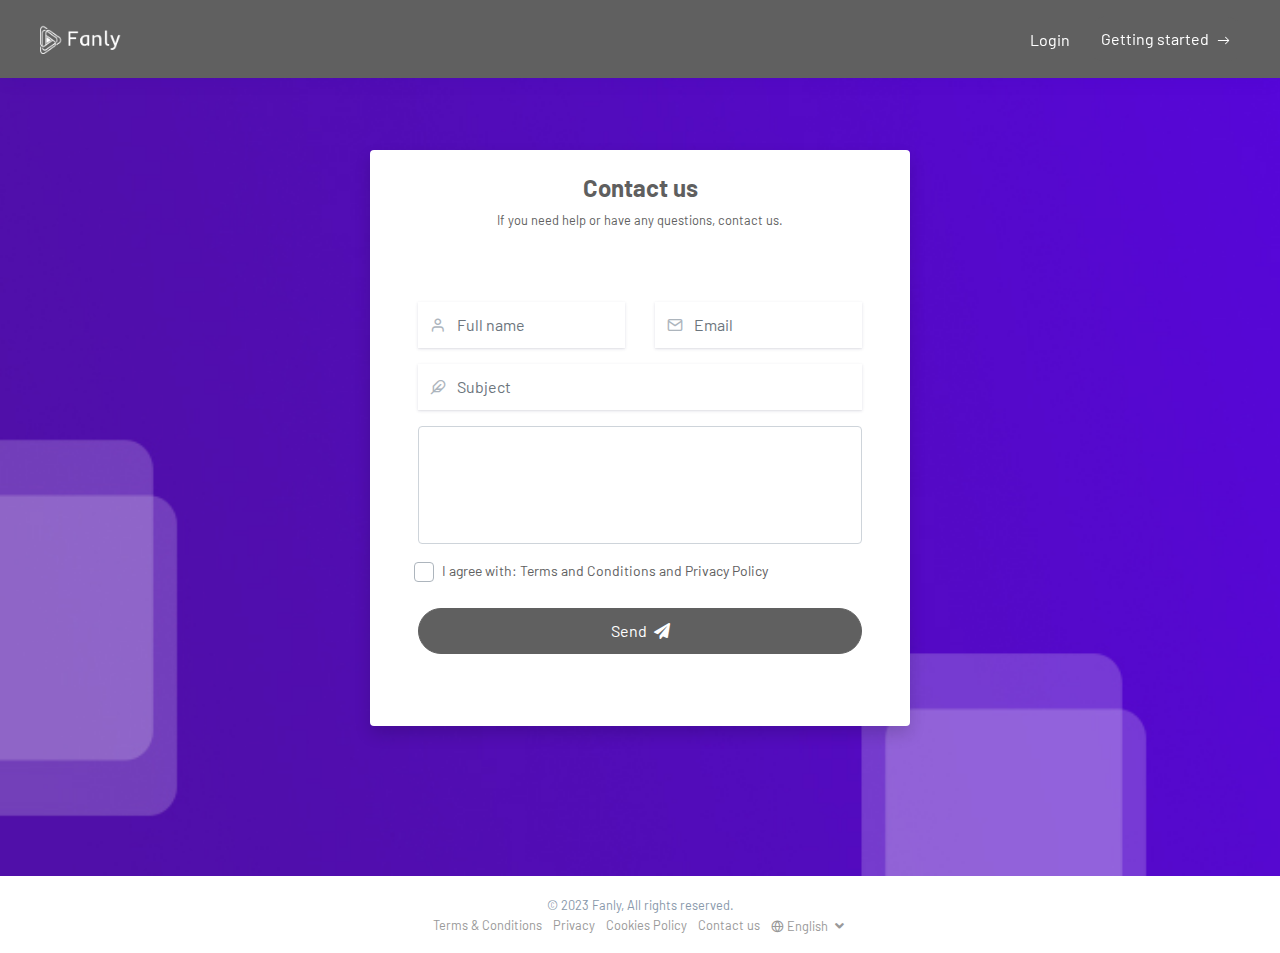
<file: contact.html>
<!DOCTYPE html>
<html lang="en">


<!-- Mirrored from fanlyvip.io/contact by HTTrack Website Copier/3.x [XR&CO'2014], Mon, 09 Jan 2023 21:07:37 GMT -->
<!-- Added by HTTrack --><meta http-equiv="content-type" content="text/html;charset=UTF-8" /><!-- /Added by HTTrack -->
<head>
  <meta charset="utf-8">
  <meta name="viewport" content="width=device-width, initial-scale=1, shrink-to-fit=no">
  <!-- CSRF Token -->
  <meta name="csrf-token" content="4025kk3P5U6IxXTqK2PggWsnJut77xLoXgIdIihC">
  <meta name="description" content="Lorem ipsum dolor sit amet, consectetur adipiscing elit. Integer ut tortor rutrum massa efficitur tincidunt vel nec lacus. Curabitur porta aliquet diam, eu gravida neque lacinia.">
  <meta name="keywords" content="donations,support,creators,sponzy,subscription,content" />
  <meta name="theme-color" content="#606060">
  <title> Contact us - Fanly - Support Creators Content</title>
  <!-- Favicon -->
  <link href="public/img/favicon-1669150391.png" rel="icon">

  <link href="public/css/core.minb06a.css?v=4.5" rel="stylesheet">
<link href="public/css/feather.css" rel="stylesheet">
<link href="public/css/bootstrap-iconsb06a.css?v=4.5" rel="stylesheet">
<link href="public/css/icomoon.css" rel="stylesheet">

<link href="public/css/bootstrap.min.css" rel="stylesheet">

<link href="public/css/stylesb06a.css?v=4.5" rel="stylesheet">
<link href="public/js/plyr/plyrb06a.css?v=4.5" rel="stylesheet" type="text/css" />


<script type="text/javascript">
// Global variables
  var URL_BASE = "index.html";
  var lang = 'en';
  var _title = ' Contact us - Fanly - Support Creators Content';
  var session_status = "off";
  var totalPosts =  0 ;
  var ReadMore = "View all";
  var copiedSuccess = "Link successfully copied.";
  var copied = "Copied!";
  var copy_link = "Copy link";
  var loading = "Loading...";
  var please_wait = "Please wait...";
  var error_occurred = "Error occurred";
  var error_oops = "Oops...";
  var error_reload_page = "Oops...Error occurred, please reload the page";
  var ok = "Ok";
  var user_count_carousel =  0 ;
  var no_results_found = "No results have been found";
  var no_results = "No results";
  var no_one_seen_story_yet =  "No one has seen your story yet";
  var is_profile = false;
  var error_scrollelement = false;
  var captcha = false;
  var alert_adult = false;
  var error_internet_disconnected = "The connection has been lost";
  var announcement_cookie = "q1aoPc21ENgS2l2Ca3bM";
  var resend_code = "Resend code";
  var resending_code = "Resending code...";
  var query = "";
  var sortBy = "";
  var login_continue = "Login to continue";
  var register = "Sign up";
  var login_with = "Login with";
  var sign_up_with = "Sign up with";
</script>

<style type="text/css">

  footer.admin-footer.px-4.py-3.bg-white.shadow-custom {
    display: none;
}


.mb-2.w-100 {
    display: none;
}


.bg-gradient {
  background: url('public/img/bg-gradient.jpg');
  background-size: cover;
}

a.social-share i {color: #797979; font-size: 32px;}
a:hover.social-share { text-decoration: none; }
.btn-whatsapp {color: #50b154 !important;}
.close-inherit {color: inherit !important;}
.btn-twitter { background-color: #1da1f2;  color:#fff !important;}

@media (max-width: 991px) {
  .navbar-user-mobile {
    font-size: 20px;
  }
}
.or {
display:flex;
justify-content:center;
align-items: center;
color:grey;
}

.or:after,
.or:before {
  content: "";
  display: block;
  background: #adb5bd;
  width: 50%;
  height:1px;
  margin: 0 10px;
}

.icon-navbar { font-size: 22px; vertical-align: bottom;  }

.btn, .sa-button-container button {border-radius: 50rem!important;}

.navbar_background_color { background-color: #606060 !important; }
.link-scroll a.nav-link:not(.btn), .navbar-toggler:not(.text-white) { color: #ffffff !important; }

@media (max-width: 991px) {
  .navbar .navbar-collapse, .dd-menu-user, .dropdown-item.balance:hover
  { background-color: #606060 !important; color: #ffffff !important; }
  .navbar-collapse .navbar-toggler span { background-color: #ffffff !important; }
  .dropdown-divider { border-top-color: #606060 !important;}
  }

.footer_background_color { background-color: #606060 !important; }
.footer_text_color, .link-footer:not(.footer-tiny) { color: #ffffff; }


:root {
  --plyr-color-main: #606060;
}
:root {
  --swiper-theme-color: #606060;
}
:root {
  --color-media-wrapper:  #454545 ;
  --color-pulse-media-wrapper:  #373737 ;
}

.plyr--video.plyr--stopped .plyr__controls {display: none;}

@media (min-width: 767px) {
  .login-btn { padding-top: 12px !important;}
}

::selection{ background-color: #606060; color: white; }
::moz-selection{ background-color: #606060; color: white; }
::webkit-selection{ background-color: #606060; color: white; }

body a,
a:hover,
a:focus,
a.page-link,
.btn-outline-primary,
.btn-link {
    color: #606060;
}
.text-primary {
    color: #606060!important;
}

a.text-primary.btnBookmark:hover, a.text-primary.btnBookmark:focus {
  color: #606060!important;
}
.dropdown-menu {
  font-size: 16px !important;
  line-height: normal !important;
  padding: .5rem !important;
}
.dropdown-item {
  border-radius: 5px;
}
.btn-primary:not(:disabled):not(.disabled).active,
.btn-primary:not(:disabled):not(.disabled):active,
.show>.btn-primary.dropdown-toggle,
.btn-primary:hover,
.btn-primary:focus,
.btn-primary:active,
.btn-primary,
.btn-primary.disabled,
.btn-primary:disabled,
.custom-checkbox .custom-control-input:checked ~ .custom-control-label::before,
.page-item.active .page-link,
.page-link:hover,
.owl-theme .owl-dots .owl-dot span,
.owl-theme .owl-dots .owl-dot.active span,
.owl-theme .owl-dots .owl-dot:hover span
 {
    background-color: #606060;
    border-color: #606060;
}
.bg-primary,
.dropdown-item:focus,
.dropdown-item:hover,
.dropdown-item.active,
.dropdown-item:active,
.tooltip-inner,
.custom-range::-webkit-slider-thumb,
.custom-range::-webkit-slider-thumb:active {
    background-color: #606060!important;
}

.custom-range::-moz-range-thumb:active,
.custom-range::-ms-thumb:active {
  background-color: #606060!important;
}

.custom-checkbox .custom-control-input:indeterminate ~ .custom-control-label::before,
.custom-control-input:focus:not(:checked) ~ .custom-control-label::before,
.btn-outline-primary {
  border-color: #606060;
}
.custom-control-input:not(:disabled):active~.custom-control-label::before,
.custom-control-input:checked~.custom-control-label::before,
.btn-outline-primary:hover,
.btn-outline-primary:focus,
.btn-outline-primary:not(:disabled):not(.disabled):active,
.list-group-item.active,
.btn-outline-primary:not(:disabled):not(.disabled).active,
.badge-primary {
    color: #fff;
    background-color: #606060;
    border-color: #606060;
}
.popover .arrow::before { border-top-color: rgba(0,0,0,.35) !important; }
.bs-tooltip-bottom .arrow::before {
  border-bottom-color: #606060!important;
}
.arrow::before {
  border-top-color: #606060!important;
}
.nav-profile li.active {
  border-bottom: 3px solid #606060 !important;
}
.button-avatar-upload {left: 0;}
input[type='file'] {overflow: hidden;}
.badge-free { top: 10px; right: 10px; background: rgb(0 0 0 / 65%); color: #fff; font-size: 12px;}

.btn-facebook, .btn-twitter, .btn-google {position: relative;}
.btn-facebook i, .btn-twitter i  {
  position: absolute;
    left: 10px;
    bottom: 14px;
    width: 36px;
}

.btn-google img  {
  position: absolute;
    left: 18px;
    bottom: 12px;
    width: 18px;
}

.button-search {top: 0;}

@media (min-width: 768px) {
  .pace {display:none !important;}
}

@media (min-width: 992px) {
  .menuMobile {display:none !important;}
}

.pace{-webkit-pointer-events:none;pointer-events:none;-webkit-user-select:none;-moz-user-select:none;user-select:none}
.pace-inactive{display:none}
.pace .pace-progress{background:#606060;position:fixed;z-index:2000;top:0;right:100%;width:100%;height:3px}

.menuMobile {
  position: fixed;
  bottom: 0;
  left: 0;
  z-index: 1040;
  
}
.btn-mobile {border-radius: 25px;
  }
.btn-mobile:hover {
    background-color: rgb(243 243 243 / 26%);
    text-decoration: none !important;
    -webkit-transition: all 200ms linear;
    -moz-transition: all 200ms linear;
    -o-transition: all 200ms linear;
    -ms-transition: all 200ms linear;
    transition: all 200ms linear;
}

@media (max-width: 991px) {
  .navbar .navbar-collapse {
    width: 300px !important;
    box-shadow: 5px 0px 8px #000;
  }

  .card-profile {width: 100% !important; text-align: center;}
  .section-msg {padding: 0 !important;}
  .text-center-sm { text-align: center !important;}

  #navbarUserHome { position: initial !important;}

  .notify {
    top: 5px !important;
    right: 5px !important;
  }

  }
.sidebar-overlay #mobileMenuOverlay {
    position: fixed;
    width: 100%;
    height: 100%;
    background: rgba(0, 0, 0, 0.8);
    z-index: 101;
    -webkit-transition: all .9s;
    -moz-transition: all .8s;
    -ms-transition: all .8s;
    -o-transition: all .8s;
    transition: all .8s;
    transition-delay: .35s;
    left: 0;
}
.noti_notifications, .noti_msg {display: none;}

.link-menu-mobile {border-radius: 6px;}
.link-menu-mobile:hover:not(.balance) {
  background: rgb(242 242 242 / 40%);
}
a.link-border {text-decoration: none;}
@media (max-width: 479px) {
  .card-border-0 {
    border-right: 0 !important;
    border-left: 0 !important;
    border-radius: 0 !important;
  }
  .card.rounded-large {
    border-radius: 0 !important;
  }
  .wrap-post {padding: 0 !important;}
}

@media (min-width: 576px) {
  .modal-login {
      max-width: 415px;
  }
}
.toggleComments { cursor: pointer;}
.blocked {left: 0; top: 0;}
.card-settings > .list-group-flush>.list-group-item {border-width: 0 0 0px !important;}
.btn-active-hover {background-color: #f3f3f3;}

/* Chrome, Safari, Edge, Opera */
input::-webkit-outer-spin-button,
input::-webkit-inner-spin-button {
  -webkit-appearance: none;
  margin: 0;
}

/* Firefox */
input[type=number] {
  -moz-appearance: textfield;
}
.container-msg {position: relative; overflow: auto; overflow-x: hidden; flex: 2; -webkit-box-flex: 2;}
.section-msg {
    display: -webkit-box;
    display: -ms-flexbox;
    display: flex;
    -webkit-box-flex: 1;
    -ms-flex-positive: 1;
    flex-grow: 1;
    -webkit-box-orient: vertical;
    -webkit-box-direction: normal;
    -ms-flex-flow: column;
    flex-flow: column;
    min-width: 0;
    width: 100%;
}
.container-media-msg {max-width: 100%;max-height: 100%;}
.container-media-img {max-width: 100%;}
.rounded-top-right-0 {border-top-right-radius: 0 !important;}
.rounded-top-left-0{border-top-left-radius: 0 !important;}
.custom-rounded {border-radius: 10px;}
.card-profile {width: 75%;}
.fancybox-button {background: none !important;}
.modal-open .modal,
.sweet-overlay {
  backdrop-filter: blur(10px);
  -webkit-backdrop-filter: blur(10px);
}
.pulse-btn:active > i,
.pulse-btn:active > svg {
  animation-duration: 600ms;
  animation-name: pulse-animation;
  animation-timing-function: ease-in;
  -webkit-transition: all .1s;
    transition: all .1s;
}
@keyframes  pulse-animation{
  0% { transform:scale(1.2); }
  100% { transform:scale(0); }
}
.post-image {
  max-height: 600px;
  object-fit: cover;
  object-position: 100% center;
}
@media (max-width: 600px) {
  .post-image {
      max-height: 90vw;
  }
}
.swiper-container {
  width: 100%;
}
.font-14 {
  font-size: 14px;
}
.card-user-profile {
  border-radius: .50rem!important;
}
.card-user-profile > .card-cover {
  border-top-left-radius: .50rem!important;
  border-top-right-radius: .50rem!important;
}
.btn-arrow-expand[aria-expanded='true'] > i.fa-chevron-down:before {
    transform: rotate(180deg);
    content: "\f077";
}

.btn-menu-expand[aria-expanded='true'] > i.fa-bars:before {
    content: "\f00d";
}
.wrapper-msg-right {
  float: initial;
  margin-right: auto;
  max-width: 500px;
}
.wrapper-msg-left {
  float: initial;
  margin-left: auto;
  max-width: 500px;
}
.post-img-grid {
  position: absolute;
  display: block;
  left: 0;
  right: 0;
  top: 0;
  bottom: 0;
  width: 100%;
  height: 100%;
  opacity: 0;
}
@keyframes  placeHolderShimmer {
  0% {
    background-position: -150px 0;
  }
  100% {
    background-position: 150px 0;
  }
}
.media-wrapper {
  background-color: var(--color-media-wrapper);
  animation-name: pulse;
  animation-duration: 2s;
  animation-iteration-count: infinite;
  position: relative;
}

@keyframes  pulse {
  0% {
    background-color: var(--color-media-wrapper);
  }
  50% {
    background-color: var(--color-pulse-media-wrapper);
  }
  100 {
    background-color: var(--color-media-wrapper);
  }
}
/* ----- MEDIA GRID 1 ------- */
.media-grid-1 .media-wrapper {
  position: relative;
  padding-top: 60%;
  width: 100%;
  overflow: hidden;
  background-size: cover;
  background-position: center;
  cursor: pointer;
  border-radius: 6px;
  -webkit-border-radius: 6px;
  -o-border-radius: 6px;
  -ms-border-radius: 6px;
  display: block;
}

/* ----- MEDIA GRID 2 ------- */
.media-grid-2 {
  position: relative;
  width: 100%;
  display: flex;
  display: -webkit-flex;
}

.media-grid-2 .media-wrapper {
  position: relative;
  padding-top: 45%;
  width: 50%;
  overflow: hidden;
  background-size: cover;
  background-position: center;
  cursor: pointer;
}
.media-grid-2 .media-wrapper:nth-child(1),
.media-grid-3 .media-wrapper:nth-child(1) {
  border-bottom-left-radius: 6px;
  -webkit-border-bottom-left-radius: 6px;
  -o-border-bottom-left-radius: 6px;
  -ms-border-bottom-left-radius: 6px;
  border-top-left-radius: 6px;
  -webkit-border-top-left-radius: 6px;
  -o-border-top-left-radius: 6px;
  -ms-border-top-left-radius: 6px;
}

.media-grid-2 .media-wrapper:nth-child(2) {
  border-bottom-right-radius: 6px;
  -webkit-border-bottom-right-radius: 6px;
  -o-border-bottom-right-radius: 6px;
  -ms-border-bottom-right-radius: 6px;
  border-top-right-radius: 6px;
  -webkit-border-top-right-radius: 6px;
  -o-border-top-right-radius: 6px;
  -ms-border-top-right-radius: 6px;
}

.media-grid-2 .media-wrapper:nth-child(2) {
  margin-left: 3px;
}
.media-grid-1,
.media-grid-3,
.media-grid-4,
.media-grid-5 {
  position: relative;
  width: 100%;
  display: table;
  overflow: hidden;
}
/* ----- MEDIA GRID 3 ------- */
.media-grid-3 .media-wrapper:nth-child(1) {
  position: relative;
  padding-top: 70.6%;
  width: calc(50% / 1 - 0px);
  overflow: hidden;
  background-size: cover;
  background-position: center;
  cursor: pointer;
  float: left;
}
.media-grid-3 .media-wrapper:nth-child(2) {
  position: relative;
  padding-top: 35%;
  width: calc(100% / 2 - 3px);
  overflow: hidden;
  background-size: cover;
  background-position: center;
  cursor: pointer;
  float: left;
  margin-left: 3px;
  margin-bottom: 3px;
  border-top-right-radius: 6px;
  -webkit-border-top-right-radius: 6px;
  -o-border-top-right-radius: 6px;
  -ms-border-top-right-radius: 6px;
}
.media-grid-3 .media-wrapper:nth-child(3) {
  position: relative;
  padding-top: 35%;
  width: calc(100% / 2 - 3px);
  overflow: hidden;
  background-size: cover;
  background-position: center;
  cursor: pointer;
  float: left;
  margin-left: 3px;
  border-bottom-right-radius: 6px;
  -webkit-border-bottom-right-radius: 6px;
  -o-border-bottom-right-radius: 6px;
  -ms-border-bottom-right-radius: 6px;
}

/* ----- MEDIA GRID 4/5 OR MORE ------- */
.media-grid-4 .media-wrapper:nth-child(1) {
  position: relative;
  padding-top: 50%;
  width: calc(100% / 1 - 0px);
  overflow: hidden;
  background-size: cover;
  background-position: center;
  cursor: pointer;
  float: left;
  margin-bottom: 3px;
  border-top-right-radius: 6px;
  -webkit-border-top-right-radius: 6px;
  -o-border-top-right-radius: 6px;
  -ms-border-top-right-radius: 6px;
  border-top-left-radius: 6px;
  -webkit-border-top-left-radius: 6px;
  -o-border-top-left-radius: 6px;
  -ms-border-top-left-radius: 6px;
}
.media-grid-5 .media-wrapper:nth-child(1) {
  position: relative;
  padding-top: 45%;
  width: calc(100% / 2 - 3px);
  float: left;
  overflow: hidden;
  background-size: cover;
  background-position: center;
  cursor: pointer;
  margin-bottom: 3px;
  margin-right: 3px;
}
.media-grid-5 .media-wrapper:nth-child(2) {
  position: relative;
  padding-top: 45%;
  width: calc(100% / 2 - 0px);
  float: left;
  overflow: hidden;
  background-size: cover;
  background-position: center;
  cursor: pointer;
  margin-bottom: 3px;

}
.media-grid-4 .media-wrapper:nth-child(2),
.media-grid-5 .media-wrapper:nth-child(3) {
  position: relative;
  padding-top: 30.3%;
  width: calc(100% / 3 - 0px);
  overflow: hidden;
  background-size: cover;
  background-position: center;
  cursor: pointer;
  float: left;
  border-bottom-left-radius: 6px;
  -webkit-border-bottom-left-radius: 6px;
  -o-border-bottom-left-radius: 6px;
  -ms-border-bottom-left-radius: 6px;
}
.media-grid-4 .media-wrapper:nth-child(3),
.media-grid-5 .media-wrapper:nth-child(4) {
  position: relative;
  padding-top: 30.3%;
  width: calc(100% / 3 - 3px);
  overflow: hidden;
  background-size: cover;
  background-position: center;
  cursor: pointer;
  float: left;
  margin-left: 3px;
}
.media-grid-4 .media-wrapper:nth-child(4),
.media-grid-5 .media-wrapper:nth-child(5) {
  position: relative;
  padding-top: 30.3%;
  width: calc(100% / 3 - 3px);
  overflow: hidden;
  background-size: cover;
  background-position: center;
  cursor: pointer;
  float: left;
  margin-left: 3px;
  border-bottom-right-radius: 6px;
  -webkit-border-bottom-right-radius: 6px;
  -o-border-bottom-right-radius: 6px;
  -ms-border-bottom-right-radius: 6px;
}
.media-grid-4 .media-wrapper:nth-child(1),
.media-grid-4 .media-wrapper:nth-child(2),
.media-grid-4 .media-wrapper:nth-child(3),
.media-grid-4 .media-wrapper:nth-child(4) > img,
.media-grid-4 .media-wrapper:nth-child(5) > img {
  z-index: 2;
}
.wrapper-media-music {
    width: 100%;
    max-width: 500px;
    height: auto;
    border: 1px solid #DDD;
    border-radius: 6px;
}
.progress-upload-cover {
  background-color: #606060 !important;
}
.more-media {
  display: block;
  background: rgba(0,0,0,.3);
  position: absolute;
  top: 0;
  left: 0;
  width: 100%;
  height: 100%;
  z-index: 9;
}
.more-media h2 {
  line-height: 1.8;
  text-align: center;
  position: absolute;
  left: 0;
  width: 100%;
  top: 50%;
  margin-top: -30px;
  color: #fff;
  z-index: 5;
}
.container-post-media {
  position: relative;
  width: 100%;
  display: flex;
  display: -webkit-flex;
  overflow: hidden;
}
.button-play {
  cursor: pointer;
  margin: auto auto;
  width: 48px;
  height: 48px;
  position: absolute;
  top: 0;
  bottom: 0;
  left: 0;
  right: 0;
  z-index: 3;
  font-size: 28px;
  line-height: 48px;
  background-color: #606060!important;
  border-radius: 100%;
  text-align: center;
  opacity: 0.9;
}
.wrapper-msg-inbox {
  overflow: auto;
  overflow-x: hidden;
}
@media (max-width: 991px) {
  .wrapper-msg-inbox {
    padding-top: 78px !important;
    padding-bottom: 60px !important;
  }
}
.wrapper-msg-inbox::-webkit-scrollbar {
    width: 5px;
    height: 8px;
    -webkit-transition: all 0.2s ease;
  	        transition: all 0.2s ease;
}
.wrapper-msg-inbox::-webkit-scrollbar-track {
    background-color:  #ebebeb ;
    border-radius: 6px;
}
.wrapper-msg-inbox::-webkit-scrollbar-thumb {
    background-color: #ccc;
    border-radius: 6px;
}
.wrapper-msg-inbox {
  scrollbar-color: #ccc  #ebebeb ;
  scrollbar-width: 5px;
}
.msg-inbox {
  border: 0;
}
@media (min-width: 1280px) {
  .container-lg-3 {
    max-width: 1300px;
  }
}
.menu-left-home li > a {
  padding: 5px 12px;
  display: block;
  font-size: 19px;
  text-decoration: none;
  margin-bottom: 8px;
  border-radius: 20px;
  color: #8a96a3;
  -webkit-transition: all 200ms linear;
  -moz-transition: all 200ms linear;
  -o-transition: all 200ms linear;
  -ms-transition: all 200ms linear;
  transition: all 200ms linear;
}
.menu-left-home li > a:hover,
.menu-left-home li > a.active {
  background-color: #606060;
  color: white;
}
.sticky-top {
    top: 90px;
}
.btn-category {
  width: 100%;
  text-align: left;
}
.category-filter {
  padding: 10px 15px;
  display: block;
  font-weight: bold;
}
.text-red {
  color: #F00;
}
.text-orange {
  color: #ff3507;
}
.img-vertical-lg {
  padding-top: 80% !important;
  max-width: 300px;
}
.wrapper-msg-left .img-vertical-lg {
  float:right;
}
.wrapper-msg-right .img-vertical-lg {
  float:left;
}
.button-white-sm {
  padding: 4px 15px;
  border: 1px solid #ccc;
  border-radius: 20px;
  text-align: center;
  font-size: 14px;
  color:  #333 ;
  display: inline-block;
  vertical-align: middle;
}
a:hover.button-white-sm {
  text-decoration: none;
  border-color: #606060;
  background-color: #606060;
  color: white;
  -webkit-transition: all 200ms linear;
  -moz-transition: all 200ms linear;
  -o-transition: all 200ms linear;
  -ms-transition: all 200ms linear;
  transition: all 200ms linear;
}
.msg-inbox .active .verified {
  color: #FFF !important;
}
select[multiple] {
  visibility: hidden;
}
.select2-container
.select2-selection--multiple {
  min-height: 47px !important;
}

.select2-container--default
.select2-selection--multiple {
  border-left-width: 0 !important;
  border-bottom-left-radius: 0 !important;
  border-top-left-radius: 0 !important;

  background-color:  #fff !important ;
  border-color:  #cad1d7 !important ;
}

.select2-hidden-accessible {
  position: absolute !important;
}
.select2-container--default
.select2-selection--multiple
.select2-selection__choice {
  background-color: var(--plyr-color-main) !important;
  border: 1px solid var(--plyr-color-main) !important;
  color: #fff !important;
  padding: 4px 10px !important;
}
.select2-results__option {
  color: #333;
}
.select2-container
.select2-search--inline
.select2-search__field {
  margin-top: 10px !important;
}
.announcements a {
  text-decoration: none;
  border-bottom: 1px solid;
  color: #fff;
}
.unread-chat {
  background-color: #f8f9fa;
}
.glightbox-open {
	height: auto !important;
}
.txt-black {color: #241e12;}
.p-bottom-8 {padding-bottom: 8px;}
.pinned-post {border-color:#606060 !important;}
.post-pending {
  border-color:#ff9800 !important;
}
.table-striped tbody tr:nth-of-type(odd) {background-color: rgba(0,0,0,.03);}


@media (max-width: 991px) {
  .w-100-mobile {
    width: 100% !important;
  }
}
.button-like-live {
  font-size: 25px;
}
@media (max-width: 767px) {

  .wrapper-live-chat  {
    background-color: transparent !important;
    position: absolute !important;
    padding: 0 !important;
    z-index: 200 !important;
    max-height: 250px !important;
    bottom: 0;
    left: 0;
    -webkit-mask-image: linear-gradient(transparent 0%, rgba(50, 50, 50, 1.0) 20%);
  }
  .wrapper-live-chat > .card,
  #commentLive {
    background-color: transparent !important;
    color: #FFF;
  }
  .titleChat {
    display: none !important;
  }
  #allComments {
    padding-top: 20px !important;
  }
  .live-blocked {
    background-color: rgba(255, 255, 255, 0.1) !important;
  }
  li.chatlist {
    color: #FFF !important;
    font-size: 14px;
    text-shadow: 0 1px 2px #000;
  }
  .wrapper-live-chat .content {
    padding-bottom: 0 !important;
    padding-top: 0 !important;
  }
  .wrapper-live-chat .card-footer {
    border: 0 !important;
  }
  .buttons-live {
    color: #FFF !important;
  }
  .buttons-live:hover {
    background-color: transparent !important;
  }
  #commentLive::placeholder {
    color: #FFF !important;
    opacity: 1;
  }
  #commentLive::-moz-placeholder {
    color: #FFF !important;
    opacity: 1;
  }
  #commentLive::-ms-input-placeholder {
    color: #FFF !important;
    opacity: 1;
  }
  #commentLive:-ms-input-placeholder {
    color: #FFF !important;
    opacity: 1;
  }
  #commentLive::-webkit-input-placeholder {
    color: #FFF !important;
    opacity: 1;
  }
  input#commentLive {
    border: 1px solid #FFF !important;
    border-radius: 60px;
  }
  .offline-live { display: none;}
}/* End max-width 767 */

.tipped-live {
  font-size: 14px;
  text-shadow: 0 1px 4px #4b4b4b;
}
.live_offline::before {
  top: 0;
  left: 0;
  right: 0;
  bottom: 0;
  backdrop-filter: blur(15px);
  -webkit-backdrop-filter: blur(15px);
  content: "";
  z-index: 1;
  position: absolute;
}
.live_offline::after {
  top: 0;
  left: 0;
  right: 0;
  bottom: 0;
  content: "";
  z-index: 1;
  position: absolute;
  background-color: rgba(50, 50, 50, 0.8);
}
.text-content-live {
  position: relative;
  color: #FFF;
  z-index: 2 !important;
}
#full-screen-video {
  position: relative;
  width: 100%;
  height: 100%;
}
.liveContainer {
  background-color: #000;
}
.live-top-menu {
  width: 100%;
  padding: 1rem!important;
  position: absolute;
  top: 0;
  right: 0;
  z-index: 200;
}
@keyframes  pulse-live {
  0% {
    background-color: #ff0000;
  }
  50% {
    background-color: #ff0000b0;
  }
  100 {
    background-color: #ff0000;
  }
}
.live {
  color: #fff;
  border-color: #ff0000;
  background-color: #ff0000;
  padding: 5px 15px;
  border-radius: 4px;
  display: inline-block;
  vertical-align: text-top;
  font-weight: bold;
  animation-name: pulse-live;
  animation-duration: 2s;
  animation-iteration-count: infinite;
}
.live-views {
  color: #fff;
  border-color: #000000;
  background-color: #0000007a;
  padding: 5px 15px;
  border-radius: 4px;
  display: inline-block;
  vertical-align: text-top;
  font-weight: bold;
}
.close-live,
.exit-live,
.live-options {
  color: #FFF;
  font-size: 22px;
  vertical-align: bottom;
  cursor: pointer;
}
.text-shadow-sm {
  text-shadow: 0 1px 0px #000;
}
.div-flex {
  flex: 1 1 auto;
  position: relative;
  min-height: 12px;
}
.chat-msg {
  flex: 1 1 auto;
  display: flex;
  flex-direction: column;
}
.menu-options-live a {
  cursor: pointer;
}
.avatar-wrap-live {
  width: 150px;
  height: 150px;
  border-radius: 50%;
  margin: 0 auto;
  background-color: #FFF;
  margin-bottom: 15px;
}
.video-poster-html {
  position:absolute;
  right: 0;
  top: 0;
  min-width: 100%;
  max-width: 100%;
  height: 100%;
  width: auto;
  z-index: 2;
  margin: 0 auto;
  object-fit: cover;
}
.wrapper-live {
  position: relative;
  max-width: 100px;
  margin: auto;
}
@keyframes  pulseLive {
  0% {
    opacity: 0.1;
    transform: scale(1.05);
  }
  50% {
    opacity: 1;
    transform: scale(1.15);
  }
  100% {
    opacity: 0.1;
    transform: scale(1.3);
  }
}
.live-pulse {
  top: 0;
  left: 0;
  right: 0;
  bottom: 0;
  position: absolute;
  border: 3px solid #ff0000;
  z-index: 1;
  border-radius: 50%;
}
.live-pulse::after,
.live-pulse::before {
  width: 100%;
  border: 2px solid #ff0000 !important;
  height: 100%;
  content: "";
  display: block;
  z-index: 2;
  position: absolute;
  border-radius: 50%;
  animation-name: pulseLive;
  animation-duration: 1.6s;
  animation-iteration-count: infinite;
  animation-timing-function: ease-in-out;
}
.live-pulse::after {
  animation-delay: .5s;
}
.live-span {
  width: 39px;
  left: 0;
  right: 0;
  bottom: -10px;
  height: 17px;
  border-radius: 3px;
  text-transform: uppercase;
  justify-content: center;
  background-color: #ff0000;
  margin: auto;
  display: flex;
  z-index: 2;
  position: absolute;
  font-size: 8px;
  text-align: center;
  align-items: center;
  font-weight: 900;
  color: #FFF;
}
.button-like-live .bi-heart-fill {
  color: #F00 !important;
}
.avatar-live {
  border: 2px solid #f00;
}
.liveLink {cursor: pointer;}
.icon-wrap {
  position: absolute;
  top: -30px;
  right: 10px;
  z-index: 0;
  font-size: 115px;
  color: rgba(0,0,0,0.10);
  transform: rotate(20deg);
}
.inner-wrap {
  position: relative;
  z-index: 1;
}
.fee-wrap {
  padding: 5px 10px;
  border: 1px dashed #ccc;
  border-radius: 6px;
}
.btn-arrow-expand-bi[aria-expanded='true'] .bi-chevron-down::before {
  transform: rotate(180deg);
}
.transition-icon::before {
  -moz-transition: all 0.3s ease;
  -webkit-transition: all 0.3s ease;
  transition: all 0.3s ease;
}
.limitLiveStreaming {
  position: absolute;
  top: 45px;
  left: 65px;
}
.subscriptionDiscount {
  font-size: 14px;
  padding: 2px 20px;
  border: 1px dashed;
  border-radius: 50px;
  margin-top: 5px;
  margin-bottom: 5px;
  display: inline-block;
}
.border-dashed-radius {
  border: 1px dashed #a7a7a7;
  border-radius: 10px;
}
.list-taxes:last-child {
  border-bottom: 0 !important;
  border-radius: inherit;
}
.search-bar {
  border-radius: 60px;
  padding: 12px 20px !important;
  height: 40px !important;
  background-color: #f6f6f6;
  border: 1px solid transparent !important;
}
.search-bar:focus {
  border: 1px solid #ced4da !important;
  -moz-transition: all 0.3s ease;
  -webkit-transition: all 0.3s ease;
  transition: all 0.3s ease;
}

.count-previews {
  position: absolute;
  right: 10px;
  top: 10px;
  padding: 8px 6px;
  background: #0000009e;
  border-radius: 6px;
  color: #fff;
  font-size: 12px;
}
a.link-shop,
a.choose-type-sale {
  color: inherit;
  text-decoration: none;
}
a:hover.choose-type-sale {
  border-color: #606060;
}
.text-truncate-2 {
  word-wrap: break-word;
  -webkit-line-clamp: 2;
  -webkit-box-orient: vertical;
  white-space: pre-wrap;
  white-space: -moz-pre-wrap;
  white-space: -pre-wrap;
  white-space: -o-pre-wrap;
  word-break: break-word;
  text-align: left;
  display: -webkit-box;
  line-height: normal;
  height: auto;
  overflow: hidden;
  text-overflow: ellipsis;
}
.price-shop {
  position: absolute;
  right: 10px;
  bottom: 10px;
  padding: 8px 6px;
  background: #606060;
  border-radius: 6px;
  color: #fff;
  font-size: 18px;
  font-weight: bold;
}
.rounded-large {
  border-radius: 15px!important;
}
.shadow-large {
    box-shadow: 0 8px 30px rgba(0,0,0,.05)!important;
}
.buttons-mobile-nav {
  position: absolute;
  right: 10px;
  top: 10px;
}
.btn-mobile-nav {
  }
.btn-mobile-nav:hover {
  text-decoration: none !important;
}

.modal-content,
.modal-content > .modal-body > .card {
  border-radius: 0.8rem;
}

.btn-arrow::after {
    font-family: "bootstrap-icons";
    display: inline-block;
    padding-left: 5px;
    content: "\f138";
    transition: transform 0.3s ease-out;
    vertical-align: middle;

}
.btn-arrow-sm::after {
  font-size: 13px;
}
.btn-arrow:hover::after {
    transform: translateX(4px);
}
.btn-search {
    color: #c3c3c3;
    background: none;
    position: absolute;
    left: 0;
    outline: none;
    border: none;
    width: 50px;
    text-align: center;
    bottom: 20%;
}
.custom-select {
    white-space: nowrap;
    text-overflow: ellipsis;
    overflow: hidden;
}
.ui-widget-content {
  padding: 10px;
  border: 0 !important;
  border-bottom-left-radius: 6px;
  border-bottom-right-radius: 6px;
  box-shadow: rgb(101 119 134 / 20%) 0px 0px 15px, rgb(101 119 134 / 15%) 0px 0px 3px 1px;
}
.ui-state-active,
.ui-widget-content
.ui-state-active {
    width: 100%;
    display: block;
    border: 0 !important; 
    background: #efefef;
    color: #333;
    text-decoration: none;
    margin: 0;
    border-radius: 6px;
  }
.ui-menu .ui-menu-item-wrapper {
  width: 100%;
  display: block;
}
.ui-menu.ui-menu-item:not(:last-child) {
  margin-bottom: 10px;
}
.ui-widget {
  font-size: 15px;
}
.btn-sm-custom {
  font-size: .875rem;
  line-height: 1.5;
  padding: 0.25rem 0.5rem;
}
.dropdown-item {
  padding: 0.3rem 1.5rem;
}
.triggerEmoji {
  font-size: 20px;
  position: absolute;
  right: 0;
  top: 40%;
  cursor: pointer;
}
.triggerEmojiPost {
  font-size: 20px;
  position: absolute;
  right: 0;
  top: 0px;
  cursor: pointer;
}
.emoji {
  font-size: 26px;
  line-height: 32px;
  padding: 5px 8px;
  display: block;
  cursor: pointer;
  margin-bottom: 2px;
}
.dropdown-emoji {
  width: 350px;
  max-width: 350px;
  max-height: 300px;
  overflow: auto scroll;
}
.type-item {
  position: absolute;
  top: 10px;
  left: 10px;
  z-index: 2;
  background-color: #0000008c;
  font-size: 13px;
  color: #fff;
}
.font-13 {
  font-size: 13px;
}

.custom-scrollbar::-webkit-scrollbar {
    width: 5px;
    height: 8px;
    -webkit-transition: all 0.2s ease;
  	        transition: all 0.2s ease;
}
.custom-scrollbar::-webkit-scrollbar-track {
    background-color:  #ebebeb ;
    border-radius: 6px;
}
.custom-scrollbar::-webkit-scrollbar-thumb {
    background-color: #ccc;
    border-radius: 6px;
}
.custom-scrollbar {
  scrollbar-color: #ccc  #ebebeb ;
  scrollbar-width: 5px;
}
.icon--dashboard {
    color: rgb(0 0 0 / 2%) !important;
    transform: none !important;
}
.text-revenue {
  position: relative;
  z-index: 10;
}
.quality-video {
  padding: 2px 4px;
  background-color: #fff;
  color: #000;
  border-radius: 3px;
  margin: 0 5px;
  font-weight: bold;
}
.line-replies {
  align-items: stretch;
  border: 0;
  border-bottom: 1px solid #606060;
  box-sizing: border-box;
  display: inline-block;
  flex-direction: column;
  flex-shrink: 0;
  font: inherit;
  font-size: 100%;
  height: 0;
  margin: 0;
  margin-right: 16px;
  padding: 0;
  position: relative;
  vertical-align: middle;
  width: 24px;
}
.mr-14px {
    margin-right: 14px;
}
.dot-item:not(:last-child):after {
   font-family: "bootstrap-icons";
    content: "\F309";
    margin-left: 6px;
    color: inherit;
    vertical-align: middle;
}
.add-story {
  max-height: 160px;
  max-width: 110px;
  width: 25vw;
  border-radius: 5px;
  display: inline-block;
  margin: 0 6px;
  vertical-align: top;
}
.item-add-story {
  text-decoration: none;
  text-align: left;
  color: #fff;
  position: relative;
  max-height: 160px;
  display: block;
}
.add-story-preview {
  display: block;
  box-sizing: border-box;
  font-size: 0;
  max-height: 160px;
  height: 48vw;
  overflow: hidden;
  transition: transform .2s;
}
.add-story-preview img {
  display: block;
  box-sizing: border-box;
  height: 100%;
  width: 100%;
  background-size: cover;
  background-position: 50%;
  object-fit: cover;
  border-radius: 5px;
  position: absolute;
}
.item-add-story > .info {
  top: auto;
  height: auto;
  box-sizing: border-box;
  position: absolute;
  left: 0;
  right: 0;
  bottom: 0;
  padding: 6px;
  font-weight: 700;
  font-size: 12px;
  text-shadow: 1px 1px 1px rgb(0 0 0 / 35%), 1px 0 1px rgb(0 0 0 / 35%);
  display: inline-block;
  margin-top: 0.5em;
  line-height: 1.2em;
  width: 100%;
  overflow: hidden;
  text-overflow: ellipsis;
  border-bottom-left-radius: 5px;
  border-bottom-right-radius: 5px;
  z-index: 10;
}
.item-add-story > .info > .name {
  font-weight: 500;
}
.delete-history {
  position: absolute;
  top: 5px;
  right: 5px;
  padding: 2px 6px;
  background-color: #00000096!important;
  color: #fff;
  z-index: 2;
  border-radius: 6px;
  z-index: 10;
}
.bg-dark-transparent {
  background-color: #00000096!important;
}
.storyBackgrounds, .fontColor {
  width: 30px;
  height: 30px;
  object-fit: cover;
  border-radius: 50px;
  cursor: pointer;
  display: inline-block;
}
.storyBackgrounds.active,
.storyBg:first-child,
.fontColor.active {
  border: 1px solid #fff;
  box-shadow: 0 0 0 3px #606060;
}
.fontColor-white {background-color: #fff;}
.fontColor-black {background-color: #000;}
.bg-current {
  border-radius: 10px;
  height: 700px;
}
.bg-inside {
  position: relative;
  overflow: auto;
  overflow-x: hidden;
  flex: 2;
  -webkit-box-flex: 2;
  border-radius: 10px;
  max-width: 400px;
  height: 650px;
}
.text-story {
  font-size: 24px;
  font-family: Arial;
  word-break: break-word;
  font-weight: bold;
  color: #fff;
}
.modalStoryViews {
  max-height: 400px;
}
.modal-text-story {
  color: #fff;
  position: absolute;
  top: 50%;
  left: 50%;
  z-index: 100;
  transform: translate(-50%, -50%);
  font-size: 24px;
  font-family: Arial;
  word-break: break-word;
  white-space: break-spaces;
  font-weight: bold;
  width: 45vh;
  text-align: center;
}
.text-story-preview {
    color: #fff;
    position: absolute;
    top: 50%;
    left: 50%;
    z-index: 100;
    transform: translate(-50%, -50%);
    font-size: 5px;
    font-family: Arial;
    word-break: break-word;
    white-space: break-spaces;
    font-weight: bold;
    width: 10vh;
    text-align: center;
}
.profilePhoto, .info>.name {cursor: pointer;}
.profilePhoto {border-radius: 50%;}
.bg-black {background-color: #18191a!important;}
.border-2 {border: 2px solid #fff!important;}
.verified-story:after {
  font-family: "bootstrap-icons";
  display: inline-block;
  padding-left: 5px;
  content: "\F4B6";
  vertical-align: middle;
}
</style>

  
    <script type="text/javascript">
      var error_scrollelement = false;
  </script>

   <!-- Google tag (gtag.js) -->
<script async src="https://www.googletagmanager.com/gtag/js?id=G-MS2FJXE683"></script>
<script>
  window.dataLayer = window.dataLayer || [];
  function gtag(){dataLayer.push(arguments);}
  gtag('js', new Date());

  gtag('config', 'G-MS2FJXE683');
</script>
  </head>

<body>
  
  <div id="mobileMenuOverlay" data-toggle="collapse" data-target="#navbarCollapse" aria-controls="navbarCollapse" aria-expanded="false"></div>

  
  

  <div class="popout popout-error font-default"></div>

  <header>
	<nav class="navbar navbar-expand-lg navbar-inverse fixed-top p-nav  p-3    shadow-custom  navbar_background_color link-scroll ">
		<div class="container-fluid d-flex position-relative">

			
			<a class="navbar-brand" href="index.html">
								<img src="public/img/logo_2-1669182152.png" data-logo="logo-1669182165.png" data-logo-2="logo_2-1669182152.png" alt="Fanly" class="logo align-bottom max-w-100" />
						</a>

							<button class="navbar-toggler " type="button" data-toggle="collapse" data-target="#navbarCollapse" aria-controls="navbarCollapse" aria-expanded="false" aria-label="Toggle navigation">
					<i class="fa fa-bars"></i>
				</button>
			
			<div class="collapse navbar-collapse navbar-mobile" id="navbarCollapse">

			<div class="d-lg-none text-right pr-2 mb-2">
				<button type="button" class="navbar-toggler close-menu-mobile" data-toggle="collapse" data-target="#navbarCollapse" aria-controls="navbarCollapse" aria-expanded="false">
					<i class="bi bi-x-lg"></i>
				</button>
			</div>

			
				<ul class="navbar-nav ml-auto">
										<li class="nav-item mr-1">
						<a  class="nav-link login-btn " href="login.html">
							Login
						</a>
					</li>

										<li class="nav-item">
						<a  class="toggleRegister nav-link btn btn-main btn-primary pr-3 pl-3 btn-arrow btn-arrow-sm" href="signup.html">
							Getting started
						</a>
					</li>
				
			
				</ul>
			</div>
		</div>
	</nav>
</header>
  
  <main  role="main">
      <div class="jumbotron home m-0 bg-gradient">
    <div class="container pt-lg-md">
      <div class="row justify-content-center">
        <div class="col-lg-6">
          <div class="card bg-white shadow border-0">

          <div class="p-4">
            <h4 class="text-center mb-0 font-weight-bold">
              Contact us
            </h4>
            <small class="btn-block text-center mt-2">If you need help or have any questions, contact us.</small>
          </div>

            <div class="card-body px-lg-5 py-lg-5">

              
              
              <form method="POST" action="https://fanlyvip.io/contact">
                  <input type="hidden" name="_token" value="4025kk3P5U6IxXTqK2PggWsnJut77xLoXgIdIihC">
                  
              <div class="row">

                <div class="col-md-6">
                <div class="form-group mb-3">
                  <div class="input-group input-group-alternative">
                    <div class="input-group-prepend">
                      <span class="input-group-text"><i class="feather icon-user"></i></span>
                    </div>
                    <input class="form-control" required value="" placeholder="Full name" name="full_name" type="text">
                  </div>
                </div>
                </div>

                <div class="col-md-6">
                <div class="form-group">
                  <div class="input-group input-group-alternative">
                    <div class="input-group-prepend">
                      <span class="input-group-text"><i class="feather icon-mail"></i></span>
                    </div>
                    <input name="email" required type="email" value="" class="form-control" placeholder="Email">
                  </div>
                </div>
                </div>

                </div><!-- Row -->

                <div class="form-group">
                  <div class="input-group input-group-alternative">
                    <div class="input-group-prepend">
                      <span class="input-group-text"><i class="feather icon-feather"></i></span>
                    </div>
                    <input name="subject" required type="text" value="" class="form-control" placeholder="Subject">
                  </div>
                </div>

                <div class="form-group">
                  <textarea name="message" required rows="4" class="form-control"></textarea>
                  </div><!-- End Form Group -->

                                    <div class="custom-control custom-control-alternative custom-checkbox">
                    <input class="custom-control-input" required id=" customCheckLogin" name="agree_terms_privacy" type="checkbox">
                    <label class="custom-control-label" for=" customCheckLogin">
                      <span>I agree with:
                        <a href="https://fanlyvip.com/p/terms-of-service" target="_blank">Terms and Conditions</a>
                        and <a href="https://fanlyvip.com/p/privacy" target="_blank">Privacy Policy</a>
                      </span>
                    </label>
                  </div>
                
                <div class="text-center">
                  <button type="submit" class="btn btn-primary my-4 w-100">Send <i class="fa fa-paper-plane ml-1"></i></button>
                </div>
              </form>
                          </div>
          </div>
        </div>
      </div>
    </div>
  </div>

    
          
                                      <div class="text-center py-3 px-3">
                      <div class="card border-0 bg-transparent">
  <div class="card-body p-0">
    <small class="text-muted">&copy; 2023 Fanly, All rights reserved.</small>
    <ul class="list-inline mb-0 small">

              
          <li class="list-inline-item">
            <a class="link-footer footer-tiny" href="p/terms-of-service.html">
              Terms &amp; Conditions
            </a>
          </li>

        
              
          <li class="list-inline-item">
            <a class="link-footer footer-tiny" href="p/privacy.html">
              Privacy
            </a>
          </li>

        
              
          <li class="list-inline-item">
            <a class="link-footer footer-tiny" href="p/cookies.html">
              Cookies Policy
            </a>
          </li>

        
      
              <li class="list-inline-item"><a class="link-footer footer-tiny" href="contact.html">Contact us</a></li>
    
      
              <div class="btn-group dropup d-inline">
      <li class="list-inline-item">
        <a class="link-footer dropdown-toggle text-decoration-none footer-tiny" href="javascript:;" data-toggle="dropdown">
          <i class="feather icon-globe"></i>
                       English                                        </a>

      <div class="dropdown-menu">
                  <a  class="dropdown-item mb-1  active text-white ">
           <i class="fa fa-check mr-1"></i>  English
          </a>
                    <a  href="contact.html"  class="dropdown-item mb-1 ">
           Español
          </a>
                </div>
      </li>
    </div><!-- dropup -->
          
    <li class="list-inline-item">
      <div id="installContainer" class="display-none">
        <a class="link-footer footer-tiny" id="butInstall" href="javascript:void(0);">
          <i class="bi-phone"></i> Install Web App
        </a>
      </div>
    </li>
    </ul>
  </div>
</div>
                    </div>
                  
          
  
  
    
  
      <div class="modal fade" id="modal2fa" tabindex="-1" role="dialog" aria-labelledby="modal-form" aria-hidden="true">
	<div class="modal-dialog modal- modal-dialog-centered modal-sm" role="document">
		<div class="modal-content">
          <div class="modal-body p-0">
            <div class="card bg-white shadow border-0">
							<div class="card-body px-lg-5 py-lg-5 position-relative">
								<div class="mb-3">

									<h6><i class="bi bi-shield-lock mr-1"></i> Two-Step Authentication</h6>

									<small>We have sent you a code to your email</small>
								</div>

								<form method="post" action="https://fanlyvip.io/verify/2fa" id="formVerify2fa">
									<input type="hidden" name="_token" value="4025kk3P5U6IxXTqK2PggWsnJut77xLoXgIdIihC">
									
									<input type="number" autocomplete="off" id="onlyNumber" onKeyPress="if(this.value.length==4) return false;" class="form-control mb-2" name="code" placeholder="Enter the code">

									<small class="form-text text-muted m-0">
                    <a href="javascript:void(0);" class="resend_code">
											<i class="bi bi-arrow-counterclockwise"></i> <span id="resendCode">Resend code</span>
                    </a>
                  </small>

									<div class="alert alert-danger display-none mt-2" id="errorModal2fa">
										<ul class="list-unstyled m-0" id="showErrorsModal2fa"></ul>
									</div>

									<div class="text-center">
										<button type="submit" id="btn2fa" class="btn btn-primary mt-3">
											<i></i> Send
										</button>
                  </div>
                </form>
              </div>
            </div>
          </div>
        </div>
	</div>
</div><!-- End Modal 2FA -->
  </main>

  <script>
window.paceOptions = {
    ajax: false,
    restartOnRequestAfter: false,
};
</script>
<script src="public/js/core.minb06a.js?v=4.5"></script>
<script src="public/js/bootstrap.bundle.min.js"></script>
<script src="public/js/jqueryTimeago_en.js"></script>
<script src="public/js/lazysizes.min.js" async=""></script>
<script src="public/js/plyr/plyr.minb06a.js?v=4.5"></script>
<script src="public/js/plyr/plyr.polyfilled.minb06a.js?v=4.5"></script>
<script src="public/js/app-functionsb06a.js?v=4.5"></script>

<script src="public/js/install-appb06a.js?v=4.5"></script>



<script type="text/javascript">
const lightbox = GLightbox({
    touchNavigation: true,
    loop: false,
    closeEffect: 'fade'
});

</script>


  
</body>

<!-- Mirrored from fanlyvip.io/contact by HTTrack Website Copier/3.x [XR&CO'2014], Mon, 09 Jan 2023 21:07:37 GMT -->
</html>
</file>
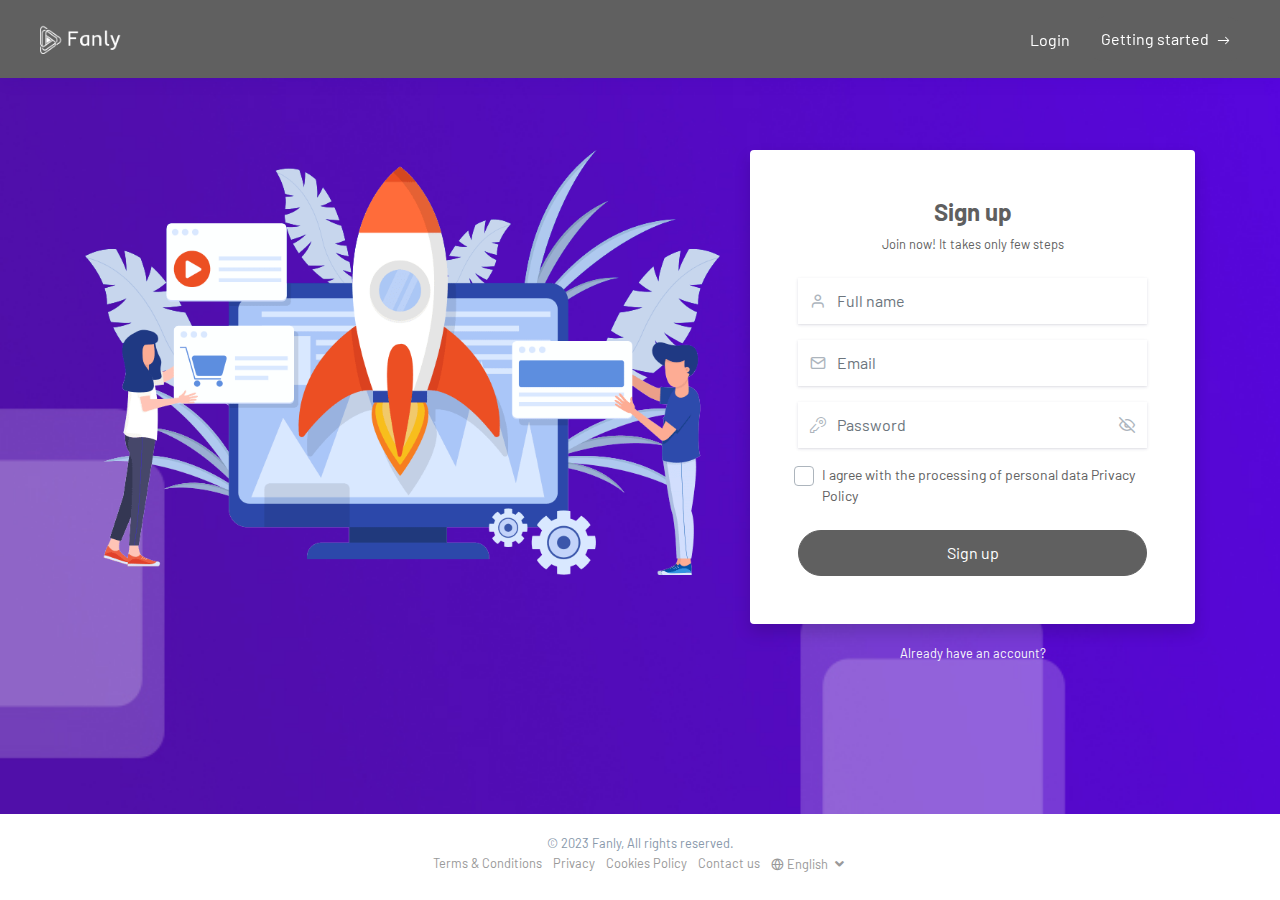
<file: signup.html>
<!DOCTYPE html>
<html lang="en">


<!-- Mirrored from fanlyvip.io/signup by HTTrack Website Copier/3.x [XR&CO'2014], Mon, 09 Jan 2023 21:07:35 GMT -->
<!-- Added by HTTrack --><meta http-equiv="content-type" content="text/html;charset=UTF-8" /><!-- /Added by HTTrack -->
<head>
  <meta charset="utf-8">
  <meta name="viewport" content="width=device-width, initial-scale=1, shrink-to-fit=no">
  <!-- CSRF Token -->
  <meta name="csrf-token" content="4025kk3P5U6IxXTqK2PggWsnJut77xLoXgIdIihC">
  <meta name="description" content="Lorem ipsum dolor sit amet, consectetur adipiscing elit. Integer ut tortor rutrum massa efficitur tincidunt vel nec lacus. Curabitur porta aliquet diam, eu gravida neque lacinia.">
  <meta name="keywords" content="donations,support,creators,sponzy,subscription,content" />
  <meta name="theme-color" content="#606060">
  <title> Sign up - Fanly - Support Creators Content</title>
  <!-- Favicon -->
  <link href="public/img/favicon-1669150391.png" rel="icon">

  <link href="public/css/core.minb06a.css?v=4.5" rel="stylesheet">
<link href="public/css/feather.css" rel="stylesheet">
<link href="public/css/bootstrap-iconsb06a.css?v=4.5" rel="stylesheet">
<link href="public/css/icomoon.css" rel="stylesheet">

<link href="public/css/bootstrap.min.css" rel="stylesheet">

<link href="public/css/stylesb06a.css?v=4.5" rel="stylesheet">
<link href="public/js/plyr/plyrb06a.css?v=4.5" rel="stylesheet" type="text/css" />


<script type="text/javascript">
// Global variables
  var URL_BASE = "index.html";
  var lang = 'en';
  var _title = ' Sign up - Fanly - Support Creators Content';
  var session_status = "off";
  var totalPosts =  0 ;
  var ReadMore = "View all";
  var copiedSuccess = "Link successfully copied.";
  var copied = "Copied!";
  var copy_link = "Copy link";
  var loading = "Loading...";
  var please_wait = "Please wait...";
  var error_occurred = "Error occurred";
  var error_oops = "Oops...";
  var error_reload_page = "Oops...Error occurred, please reload the page";
  var ok = "Ok";
  var user_count_carousel =  0 ;
  var no_results_found = "No results have been found";
  var no_results = "No results";
  var no_one_seen_story_yet =  "No one has seen your story yet";
  var is_profile = false;
  var error_scrollelement = false;
  var captcha = false;
  var alert_adult = false;
  var error_internet_disconnected = "The connection has been lost";
  var announcement_cookie = "q1aoPc21ENgS2l2Ca3bM";
  var resend_code = "Resend code";
  var resending_code = "Resending code...";
  var query = "";
  var sortBy = "";
  var login_continue = "Login to continue";
  var register = "Sign up";
  var login_with = "Login with";
  var sign_up_with = "Sign up with";
</script>

<style type="text/css">

  footer.admin-footer.px-4.py-3.bg-white.shadow-custom {
    display: none;
}


.mb-2.w-100 {
    display: none;
}


.bg-gradient {
  background: url('public/img/bg-gradient.jpg');
  background-size: cover;
}

a.social-share i {color: #797979; font-size: 32px;}
a:hover.social-share { text-decoration: none; }
.btn-whatsapp {color: #50b154 !important;}
.close-inherit {color: inherit !important;}
.btn-twitter { background-color: #1da1f2;  color:#fff !important;}

@media (max-width: 991px) {
  .navbar-user-mobile {
    font-size: 20px;
  }
}
.or {
display:flex;
justify-content:center;
align-items: center;
color:grey;
}

.or:after,
.or:before {
  content: "";
  display: block;
  background: #adb5bd;
  width: 50%;
  height:1px;
  margin: 0 10px;
}

.icon-navbar { font-size: 22px; vertical-align: bottom;  }

.btn, .sa-button-container button {border-radius: 50rem!important;}

.navbar_background_color { background-color: #606060 !important; }
.link-scroll a.nav-link:not(.btn), .navbar-toggler:not(.text-white) { color: #ffffff !important; }

@media (max-width: 991px) {
  .navbar .navbar-collapse, .dd-menu-user, .dropdown-item.balance:hover
  { background-color: #606060 !important; color: #ffffff !important; }
  .navbar-collapse .navbar-toggler span { background-color: #ffffff !important; }
  .dropdown-divider { border-top-color: #606060 !important;}
  }

.footer_background_color { background-color: #606060 !important; }
.footer_text_color, .link-footer:not(.footer-tiny) { color: #ffffff; }


:root {
  --plyr-color-main: #606060;
}
:root {
  --swiper-theme-color: #606060;
}
:root {
  --color-media-wrapper:  #454545 ;
  --color-pulse-media-wrapper:  #373737 ;
}

.plyr--video.plyr--stopped .plyr__controls {display: none;}

@media (min-width: 767px) {
  .login-btn { padding-top: 12px !important;}
}

::selection{ background-color: #606060; color: white; }
::moz-selection{ background-color: #606060; color: white; }
::webkit-selection{ background-color: #606060; color: white; }

body a,
a:hover,
a:focus,
a.page-link,
.btn-outline-primary,
.btn-link {
    color: #606060;
}
.text-primary {
    color: #606060!important;
}

a.text-primary.btnBookmark:hover, a.text-primary.btnBookmark:focus {
  color: #606060!important;
}
.dropdown-menu {
  font-size: 16px !important;
  line-height: normal !important;
  padding: .5rem !important;
}
.dropdown-item {
  border-radius: 5px;
}
.btn-primary:not(:disabled):not(.disabled).active,
.btn-primary:not(:disabled):not(.disabled):active,
.show>.btn-primary.dropdown-toggle,
.btn-primary:hover,
.btn-primary:focus,
.btn-primary:active,
.btn-primary,
.btn-primary.disabled,
.btn-primary:disabled,
.custom-checkbox .custom-control-input:checked ~ .custom-control-label::before,
.page-item.active .page-link,
.page-link:hover,
.owl-theme .owl-dots .owl-dot span,
.owl-theme .owl-dots .owl-dot.active span,
.owl-theme .owl-dots .owl-dot:hover span
 {
    background-color: #606060;
    border-color: #606060;
}
.bg-primary,
.dropdown-item:focus,
.dropdown-item:hover,
.dropdown-item.active,
.dropdown-item:active,
.tooltip-inner,
.custom-range::-webkit-slider-thumb,
.custom-range::-webkit-slider-thumb:active {
    background-color: #606060!important;
}

.custom-range::-moz-range-thumb:active,
.custom-range::-ms-thumb:active {
  background-color: #606060!important;
}

.custom-checkbox .custom-control-input:indeterminate ~ .custom-control-label::before,
.custom-control-input:focus:not(:checked) ~ .custom-control-label::before,
.btn-outline-primary {
  border-color: #606060;
}
.custom-control-input:not(:disabled):active~.custom-control-label::before,
.custom-control-input:checked~.custom-control-label::before,
.btn-outline-primary:hover,
.btn-outline-primary:focus,
.btn-outline-primary:not(:disabled):not(.disabled):active,
.list-group-item.active,
.btn-outline-primary:not(:disabled):not(.disabled).active,
.badge-primary {
    color: #fff;
    background-color: #606060;
    border-color: #606060;
}
.popover .arrow::before { border-top-color: rgba(0,0,0,.35) !important; }
.bs-tooltip-bottom .arrow::before {
  border-bottom-color: #606060!important;
}
.arrow::before {
  border-top-color: #606060!important;
}
.nav-profile li.active {
  border-bottom: 3px solid #606060 !important;
}
.button-avatar-upload {left: 0;}
input[type='file'] {overflow: hidden;}
.badge-free { top: 10px; right: 10px; background: rgb(0 0 0 / 65%); color: #fff; font-size: 12px;}

.btn-facebook, .btn-twitter, .btn-google {position: relative;}
.btn-facebook i, .btn-twitter i  {
  position: absolute;
    left: 10px;
    bottom: 14px;
    width: 36px;
}

.btn-google img  {
  position: absolute;
    left: 18px;
    bottom: 12px;
    width: 18px;
}

.button-search {top: 0;}

@media (min-width: 768px) {
  .pace {display:none !important;}
}

@media (min-width: 992px) {
  .menuMobile {display:none !important;}
}

.pace{-webkit-pointer-events:none;pointer-events:none;-webkit-user-select:none;-moz-user-select:none;user-select:none}
.pace-inactive{display:none}
.pace .pace-progress{background:#606060;position:fixed;z-index:2000;top:0;right:100%;width:100%;height:3px}

.menuMobile {
  position: fixed;
  bottom: 0;
  left: 0;
  z-index: 1040;
  
}
.btn-mobile {border-radius: 25px;
  }
.btn-mobile:hover {
    background-color: rgb(243 243 243 / 26%);
    text-decoration: none !important;
    -webkit-transition: all 200ms linear;
    -moz-transition: all 200ms linear;
    -o-transition: all 200ms linear;
    -ms-transition: all 200ms linear;
    transition: all 200ms linear;
}

@media (max-width: 991px) {
  .navbar .navbar-collapse {
    width: 300px !important;
    box-shadow: 5px 0px 8px #000;
  }

  .card-profile {width: 100% !important; text-align: center;}
  .section-msg {padding: 0 !important;}
  .text-center-sm { text-align: center !important;}

  #navbarUserHome { position: initial !important;}

  .notify {
    top: 5px !important;
    right: 5px !important;
  }

  }
.sidebar-overlay #mobileMenuOverlay {
    position: fixed;
    width: 100%;
    height: 100%;
    background: rgba(0, 0, 0, 0.8);
    z-index: 101;
    -webkit-transition: all .9s;
    -moz-transition: all .8s;
    -ms-transition: all .8s;
    -o-transition: all .8s;
    transition: all .8s;
    transition-delay: .35s;
    left: 0;
}
.noti_notifications, .noti_msg {display: none;}

.link-menu-mobile {border-radius: 6px;}
.link-menu-mobile:hover:not(.balance) {
  background: rgb(242 242 242 / 40%);
}
a.link-border {text-decoration: none;}
@media (max-width: 479px) {
  .card-border-0 {
    border-right: 0 !important;
    border-left: 0 !important;
    border-radius: 0 !important;
  }
  .card.rounded-large {
    border-radius: 0 !important;
  }
  .wrap-post {padding: 0 !important;}
}

@media (min-width: 576px) {
  .modal-login {
      max-width: 415px;
  }
}
.toggleComments { cursor: pointer;}
.blocked {left: 0; top: 0;}
.card-settings > .list-group-flush>.list-group-item {border-width: 0 0 0px !important;}
.btn-active-hover {background-color: #f3f3f3;}

/* Chrome, Safari, Edge, Opera */
input::-webkit-outer-spin-button,
input::-webkit-inner-spin-button {
  -webkit-appearance: none;
  margin: 0;
}

/* Firefox */
input[type=number] {
  -moz-appearance: textfield;
}
.container-msg {position: relative; overflow: auto; overflow-x: hidden; flex: 2; -webkit-box-flex: 2;}
.section-msg {
    display: -webkit-box;
    display: -ms-flexbox;
    display: flex;
    -webkit-box-flex: 1;
    -ms-flex-positive: 1;
    flex-grow: 1;
    -webkit-box-orient: vertical;
    -webkit-box-direction: normal;
    -ms-flex-flow: column;
    flex-flow: column;
    min-width: 0;
    width: 100%;
}
.container-media-msg {max-width: 100%;max-height: 100%;}
.container-media-img {max-width: 100%;}
.rounded-top-right-0 {border-top-right-radius: 0 !important;}
.rounded-top-left-0{border-top-left-radius: 0 !important;}
.custom-rounded {border-radius: 10px;}
.card-profile {width: 75%;}
.fancybox-button {background: none !important;}
.modal-open .modal,
.sweet-overlay {
  backdrop-filter: blur(10px);
  -webkit-backdrop-filter: blur(10px);
}
.pulse-btn:active > i,
.pulse-btn:active > svg {
  animation-duration: 600ms;
  animation-name: pulse-animation;
  animation-timing-function: ease-in;
  -webkit-transition: all .1s;
    transition: all .1s;
}
@keyframes  pulse-animation{
  0% { transform:scale(1.2); }
  100% { transform:scale(0); }
}
.post-image {
  max-height: 600px;
  object-fit: cover;
  object-position: 100% center;
}
@media (max-width: 600px) {
  .post-image {
      max-height: 90vw;
  }
}
.swiper-container {
  width: 100%;
}
.font-14 {
  font-size: 14px;
}
.card-user-profile {
  border-radius: .50rem!important;
}
.card-user-profile > .card-cover {
  border-top-left-radius: .50rem!important;
  border-top-right-radius: .50rem!important;
}
.btn-arrow-expand[aria-expanded='true'] > i.fa-chevron-down:before {
    transform: rotate(180deg);
    content: "\f077";
}

.btn-menu-expand[aria-expanded='true'] > i.fa-bars:before {
    content: "\f00d";
}
.wrapper-msg-right {
  float: initial;
  margin-right: auto;
  max-width: 500px;
}
.wrapper-msg-left {
  float: initial;
  margin-left: auto;
  max-width: 500px;
}
.post-img-grid {
  position: absolute;
  display: block;
  left: 0;
  right: 0;
  top: 0;
  bottom: 0;
  width: 100%;
  height: 100%;
  opacity: 0;
}
@keyframes  placeHolderShimmer {
  0% {
    background-position: -150px 0;
  }
  100% {
    background-position: 150px 0;
  }
}
.media-wrapper {
  background-color: var(--color-media-wrapper);
  animation-name: pulse;
  animation-duration: 2s;
  animation-iteration-count: infinite;
  position: relative;
}

@keyframes  pulse {
  0% {
    background-color: var(--color-media-wrapper);
  }
  50% {
    background-color: var(--color-pulse-media-wrapper);
  }
  100 {
    background-color: var(--color-media-wrapper);
  }
}
/* ----- MEDIA GRID 1 ------- */
.media-grid-1 .media-wrapper {
  position: relative;
  padding-top: 60%;
  width: 100%;
  overflow: hidden;
  background-size: cover;
  background-position: center;
  cursor: pointer;
  border-radius: 6px;
  -webkit-border-radius: 6px;
  -o-border-radius: 6px;
  -ms-border-radius: 6px;
  display: block;
}

/* ----- MEDIA GRID 2 ------- */
.media-grid-2 {
  position: relative;
  width: 100%;
  display: flex;
  display: -webkit-flex;
}

.media-grid-2 .media-wrapper {
  position: relative;
  padding-top: 45%;
  width: 50%;
  overflow: hidden;
  background-size: cover;
  background-position: center;
  cursor: pointer;
}
.media-grid-2 .media-wrapper:nth-child(1),
.media-grid-3 .media-wrapper:nth-child(1) {
  border-bottom-left-radius: 6px;
  -webkit-border-bottom-left-radius: 6px;
  -o-border-bottom-left-radius: 6px;
  -ms-border-bottom-left-radius: 6px;
  border-top-left-radius: 6px;
  -webkit-border-top-left-radius: 6px;
  -o-border-top-left-radius: 6px;
  -ms-border-top-left-radius: 6px;
}

.media-grid-2 .media-wrapper:nth-child(2) {
  border-bottom-right-radius: 6px;
  -webkit-border-bottom-right-radius: 6px;
  -o-border-bottom-right-radius: 6px;
  -ms-border-bottom-right-radius: 6px;
  border-top-right-radius: 6px;
  -webkit-border-top-right-radius: 6px;
  -o-border-top-right-radius: 6px;
  -ms-border-top-right-radius: 6px;
}

.media-grid-2 .media-wrapper:nth-child(2) {
  margin-left: 3px;
}
.media-grid-1,
.media-grid-3,
.media-grid-4,
.media-grid-5 {
  position: relative;
  width: 100%;
  display: table;
  overflow: hidden;
}
/* ----- MEDIA GRID 3 ------- */
.media-grid-3 .media-wrapper:nth-child(1) {
  position: relative;
  padding-top: 70.6%;
  width: calc(50% / 1 - 0px);
  overflow: hidden;
  background-size: cover;
  background-position: center;
  cursor: pointer;
  float: left;
}
.media-grid-3 .media-wrapper:nth-child(2) {
  position: relative;
  padding-top: 35%;
  width: calc(100% / 2 - 3px);
  overflow: hidden;
  background-size: cover;
  background-position: center;
  cursor: pointer;
  float: left;
  margin-left: 3px;
  margin-bottom: 3px;
  border-top-right-radius: 6px;
  -webkit-border-top-right-radius: 6px;
  -o-border-top-right-radius: 6px;
  -ms-border-top-right-radius: 6px;
}
.media-grid-3 .media-wrapper:nth-child(3) {
  position: relative;
  padding-top: 35%;
  width: calc(100% / 2 - 3px);
  overflow: hidden;
  background-size: cover;
  background-position: center;
  cursor: pointer;
  float: left;
  margin-left: 3px;
  border-bottom-right-radius: 6px;
  -webkit-border-bottom-right-radius: 6px;
  -o-border-bottom-right-radius: 6px;
  -ms-border-bottom-right-radius: 6px;
}

/* ----- MEDIA GRID 4/5 OR MORE ------- */
.media-grid-4 .media-wrapper:nth-child(1) {
  position: relative;
  padding-top: 50%;
  width: calc(100% / 1 - 0px);
  overflow: hidden;
  background-size: cover;
  background-position: center;
  cursor: pointer;
  float: left;
  margin-bottom: 3px;
  border-top-right-radius: 6px;
  -webkit-border-top-right-radius: 6px;
  -o-border-top-right-radius: 6px;
  -ms-border-top-right-radius: 6px;
  border-top-left-radius: 6px;
  -webkit-border-top-left-radius: 6px;
  -o-border-top-left-radius: 6px;
  -ms-border-top-left-radius: 6px;
}
.media-grid-5 .media-wrapper:nth-child(1) {
  position: relative;
  padding-top: 45%;
  width: calc(100% / 2 - 3px);
  float: left;
  overflow: hidden;
  background-size: cover;
  background-position: center;
  cursor: pointer;
  margin-bottom: 3px;
  margin-right: 3px;
}
.media-grid-5 .media-wrapper:nth-child(2) {
  position: relative;
  padding-top: 45%;
  width: calc(100% / 2 - 0px);
  float: left;
  overflow: hidden;
  background-size: cover;
  background-position: center;
  cursor: pointer;
  margin-bottom: 3px;

}
.media-grid-4 .media-wrapper:nth-child(2),
.media-grid-5 .media-wrapper:nth-child(3) {
  position: relative;
  padding-top: 30.3%;
  width: calc(100% / 3 - 0px);
  overflow: hidden;
  background-size: cover;
  background-position: center;
  cursor: pointer;
  float: left;
  border-bottom-left-radius: 6px;
  -webkit-border-bottom-left-radius: 6px;
  -o-border-bottom-left-radius: 6px;
  -ms-border-bottom-left-radius: 6px;
}
.media-grid-4 .media-wrapper:nth-child(3),
.media-grid-5 .media-wrapper:nth-child(4) {
  position: relative;
  padding-top: 30.3%;
  width: calc(100% / 3 - 3px);
  overflow: hidden;
  background-size: cover;
  background-position: center;
  cursor: pointer;
  float: left;
  margin-left: 3px;
}
.media-grid-4 .media-wrapper:nth-child(4),
.media-grid-5 .media-wrapper:nth-child(5) {
  position: relative;
  padding-top: 30.3%;
  width: calc(100% / 3 - 3px);
  overflow: hidden;
  background-size: cover;
  background-position: center;
  cursor: pointer;
  float: left;
  margin-left: 3px;
  border-bottom-right-radius: 6px;
  -webkit-border-bottom-right-radius: 6px;
  -o-border-bottom-right-radius: 6px;
  -ms-border-bottom-right-radius: 6px;
}
.media-grid-4 .media-wrapper:nth-child(1),
.media-grid-4 .media-wrapper:nth-child(2),
.media-grid-4 .media-wrapper:nth-child(3),
.media-grid-4 .media-wrapper:nth-child(4) > img,
.media-grid-4 .media-wrapper:nth-child(5) > img {
  z-index: 2;
}
.wrapper-media-music {
    width: 100%;
    max-width: 500px;
    height: auto;
    border: 1px solid #DDD;
    border-radius: 6px;
}
.progress-upload-cover {
  background-color: #606060 !important;
}
.more-media {
  display: block;
  background: rgba(0,0,0,.3);
  position: absolute;
  top: 0;
  left: 0;
  width: 100%;
  height: 100%;
  z-index: 9;
}
.more-media h2 {
  line-height: 1.8;
  text-align: center;
  position: absolute;
  left: 0;
  width: 100%;
  top: 50%;
  margin-top: -30px;
  color: #fff;
  z-index: 5;
}
.container-post-media {
  position: relative;
  width: 100%;
  display: flex;
  display: -webkit-flex;
  overflow: hidden;
}
.button-play {
  cursor: pointer;
  margin: auto auto;
  width: 48px;
  height: 48px;
  position: absolute;
  top: 0;
  bottom: 0;
  left: 0;
  right: 0;
  z-index: 3;
  font-size: 28px;
  line-height: 48px;
  background-color: #606060!important;
  border-radius: 100%;
  text-align: center;
  opacity: 0.9;
}
.wrapper-msg-inbox {
  overflow: auto;
  overflow-x: hidden;
}
@media (max-width: 991px) {
  .wrapper-msg-inbox {
    padding-top: 78px !important;
    padding-bottom: 60px !important;
  }
}
.wrapper-msg-inbox::-webkit-scrollbar {
    width: 5px;
    height: 8px;
    -webkit-transition: all 0.2s ease;
  	        transition: all 0.2s ease;
}
.wrapper-msg-inbox::-webkit-scrollbar-track {
    background-color:  #ebebeb ;
    border-radius: 6px;
}
.wrapper-msg-inbox::-webkit-scrollbar-thumb {
    background-color: #ccc;
    border-radius: 6px;
}
.wrapper-msg-inbox {
  scrollbar-color: #ccc  #ebebeb ;
  scrollbar-width: 5px;
}
.msg-inbox {
  border: 0;
}
@media (min-width: 1280px) {
  .container-lg-3 {
    max-width: 1300px;
  }
}
.menu-left-home li > a {
  padding: 5px 12px;
  display: block;
  font-size: 19px;
  text-decoration: none;
  margin-bottom: 8px;
  border-radius: 20px;
  color: #8a96a3;
  -webkit-transition: all 200ms linear;
  -moz-transition: all 200ms linear;
  -o-transition: all 200ms linear;
  -ms-transition: all 200ms linear;
  transition: all 200ms linear;
}
.menu-left-home li > a:hover,
.menu-left-home li > a.active {
  background-color: #606060;
  color: white;
}
.sticky-top {
    top: 90px;
}
.btn-category {
  width: 100%;
  text-align: left;
}
.category-filter {
  padding: 10px 15px;
  display: block;
  font-weight: bold;
}
.text-red {
  color: #F00;
}
.text-orange {
  color: #ff3507;
}
.img-vertical-lg {
  padding-top: 80% !important;
  max-width: 300px;
}
.wrapper-msg-left .img-vertical-lg {
  float:right;
}
.wrapper-msg-right .img-vertical-lg {
  float:left;
}
.button-white-sm {
  padding: 4px 15px;
  border: 1px solid #ccc;
  border-radius: 20px;
  text-align: center;
  font-size: 14px;
  color:  #333 ;
  display: inline-block;
  vertical-align: middle;
}
a:hover.button-white-sm {
  text-decoration: none;
  border-color: #606060;
  background-color: #606060;
  color: white;
  -webkit-transition: all 200ms linear;
  -moz-transition: all 200ms linear;
  -o-transition: all 200ms linear;
  -ms-transition: all 200ms linear;
  transition: all 200ms linear;
}
.msg-inbox .active .verified {
  color: #FFF !important;
}
select[multiple] {
  visibility: hidden;
}
.select2-container
.select2-selection--multiple {
  min-height: 47px !important;
}

.select2-container--default
.select2-selection--multiple {
  border-left-width: 0 !important;
  border-bottom-left-radius: 0 !important;
  border-top-left-radius: 0 !important;

  background-color:  #fff !important ;
  border-color:  #cad1d7 !important ;
}

.select2-hidden-accessible {
  position: absolute !important;
}
.select2-container--default
.select2-selection--multiple
.select2-selection__choice {
  background-color: var(--plyr-color-main) !important;
  border: 1px solid var(--plyr-color-main) !important;
  color: #fff !important;
  padding: 4px 10px !important;
}
.select2-results__option {
  color: #333;
}
.select2-container
.select2-search--inline
.select2-search__field {
  margin-top: 10px !important;
}
.announcements a {
  text-decoration: none;
  border-bottom: 1px solid;
  color: #fff;
}
.unread-chat {
  background-color: #f8f9fa;
}
.glightbox-open {
	height: auto !important;
}
.txt-black {color: #241e12;}
.p-bottom-8 {padding-bottom: 8px;}
.pinned-post {border-color:#606060 !important;}
.post-pending {
  border-color:#ff9800 !important;
}
.table-striped tbody tr:nth-of-type(odd) {background-color: rgba(0,0,0,.03);}


@media (max-width: 991px) {
  .w-100-mobile {
    width: 100% !important;
  }
}
.button-like-live {
  font-size: 25px;
}
@media (max-width: 767px) {

  .wrapper-live-chat  {
    background-color: transparent !important;
    position: absolute !important;
    padding: 0 !important;
    z-index: 200 !important;
    max-height: 250px !important;
    bottom: 0;
    left: 0;
    -webkit-mask-image: linear-gradient(transparent 0%, rgba(50, 50, 50, 1.0) 20%);
  }
  .wrapper-live-chat > .card,
  #commentLive {
    background-color: transparent !important;
    color: #FFF;
  }
  .titleChat {
    display: none !important;
  }
  #allComments {
    padding-top: 20px !important;
  }
  .live-blocked {
    background-color: rgba(255, 255, 255, 0.1) !important;
  }
  li.chatlist {
    color: #FFF !important;
    font-size: 14px;
    text-shadow: 0 1px 2px #000;
  }
  .wrapper-live-chat .content {
    padding-bottom: 0 !important;
    padding-top: 0 !important;
  }
  .wrapper-live-chat .card-footer {
    border: 0 !important;
  }
  .buttons-live {
    color: #FFF !important;
  }
  .buttons-live:hover {
    background-color: transparent !important;
  }
  #commentLive::placeholder {
    color: #FFF !important;
    opacity: 1;
  }
  #commentLive::-moz-placeholder {
    color: #FFF !important;
    opacity: 1;
  }
  #commentLive::-ms-input-placeholder {
    color: #FFF !important;
    opacity: 1;
  }
  #commentLive:-ms-input-placeholder {
    color: #FFF !important;
    opacity: 1;
  }
  #commentLive::-webkit-input-placeholder {
    color: #FFF !important;
    opacity: 1;
  }
  input#commentLive {
    border: 1px solid #FFF !important;
    border-radius: 60px;
  }
  .offline-live { display: none;}
}/* End max-width 767 */

.tipped-live {
  font-size: 14px;
  text-shadow: 0 1px 4px #4b4b4b;
}
.live_offline::before {
  top: 0;
  left: 0;
  right: 0;
  bottom: 0;
  backdrop-filter: blur(15px);
  -webkit-backdrop-filter: blur(15px);
  content: "";
  z-index: 1;
  position: absolute;
}
.live_offline::after {
  top: 0;
  left: 0;
  right: 0;
  bottom: 0;
  content: "";
  z-index: 1;
  position: absolute;
  background-color: rgba(50, 50, 50, 0.8);
}
.text-content-live {
  position: relative;
  color: #FFF;
  z-index: 2 !important;
}
#full-screen-video {
  position: relative;
  width: 100%;
  height: 100%;
}
.liveContainer {
  background-color: #000;
}
.live-top-menu {
  width: 100%;
  padding: 1rem!important;
  position: absolute;
  top: 0;
  right: 0;
  z-index: 200;
}
@keyframes  pulse-live {
  0% {
    background-color: #ff0000;
  }
  50% {
    background-color: #ff0000b0;
  }
  100 {
    background-color: #ff0000;
  }
}
.live {
  color: #fff;
  border-color: #ff0000;
  background-color: #ff0000;
  padding: 5px 15px;
  border-radius: 4px;
  display: inline-block;
  vertical-align: text-top;
  font-weight: bold;
  animation-name: pulse-live;
  animation-duration: 2s;
  animation-iteration-count: infinite;
}
.live-views {
  color: #fff;
  border-color: #000000;
  background-color: #0000007a;
  padding: 5px 15px;
  border-radius: 4px;
  display: inline-block;
  vertical-align: text-top;
  font-weight: bold;
}
.close-live,
.exit-live,
.live-options {
  color: #FFF;
  font-size: 22px;
  vertical-align: bottom;
  cursor: pointer;
}
.text-shadow-sm {
  text-shadow: 0 1px 0px #000;
}
.div-flex {
  flex: 1 1 auto;
  position: relative;
  min-height: 12px;
}
.chat-msg {
  flex: 1 1 auto;
  display: flex;
  flex-direction: column;
}
.menu-options-live a {
  cursor: pointer;
}
.avatar-wrap-live {
  width: 150px;
  height: 150px;
  border-radius: 50%;
  margin: 0 auto;
  background-color: #FFF;
  margin-bottom: 15px;
}
.video-poster-html {
  position:absolute;
  right: 0;
  top: 0;
  min-width: 100%;
  max-width: 100%;
  height: 100%;
  width: auto;
  z-index: 2;
  margin: 0 auto;
  object-fit: cover;
}
.wrapper-live {
  position: relative;
  max-width: 100px;
  margin: auto;
}
@keyframes  pulseLive {
  0% {
    opacity: 0.1;
    transform: scale(1.05);
  }
  50% {
    opacity: 1;
    transform: scale(1.15);
  }
  100% {
    opacity: 0.1;
    transform: scale(1.3);
  }
}
.live-pulse {
  top: 0;
  left: 0;
  right: 0;
  bottom: 0;
  position: absolute;
  border: 3px solid #ff0000;
  z-index: 1;
  border-radius: 50%;
}
.live-pulse::after,
.live-pulse::before {
  width: 100%;
  border: 2px solid #ff0000 !important;
  height: 100%;
  content: "";
  display: block;
  z-index: 2;
  position: absolute;
  border-radius: 50%;
  animation-name: pulseLive;
  animation-duration: 1.6s;
  animation-iteration-count: infinite;
  animation-timing-function: ease-in-out;
}
.live-pulse::after {
  animation-delay: .5s;
}
.live-span {
  width: 39px;
  left: 0;
  right: 0;
  bottom: -10px;
  height: 17px;
  border-radius: 3px;
  text-transform: uppercase;
  justify-content: center;
  background-color: #ff0000;
  margin: auto;
  display: flex;
  z-index: 2;
  position: absolute;
  font-size: 8px;
  text-align: center;
  align-items: center;
  font-weight: 900;
  color: #FFF;
}
.button-like-live .bi-heart-fill {
  color: #F00 !important;
}
.avatar-live {
  border: 2px solid #f00;
}
.liveLink {cursor: pointer;}
.icon-wrap {
  position: absolute;
  top: -30px;
  right: 10px;
  z-index: 0;
  font-size: 115px;
  color: rgba(0,0,0,0.10);
  transform: rotate(20deg);
}
.inner-wrap {
  position: relative;
  z-index: 1;
}
.fee-wrap {
  padding: 5px 10px;
  border: 1px dashed #ccc;
  border-radius: 6px;
}
.btn-arrow-expand-bi[aria-expanded='true'] .bi-chevron-down::before {
  transform: rotate(180deg);
}
.transition-icon::before {
  -moz-transition: all 0.3s ease;
  -webkit-transition: all 0.3s ease;
  transition: all 0.3s ease;
}
.limitLiveStreaming {
  position: absolute;
  top: 45px;
  left: 65px;
}
.subscriptionDiscount {
  font-size: 14px;
  padding: 2px 20px;
  border: 1px dashed;
  border-radius: 50px;
  margin-top: 5px;
  margin-bottom: 5px;
  display: inline-block;
}
.border-dashed-radius {
  border: 1px dashed #a7a7a7;
  border-radius: 10px;
}
.list-taxes:last-child {
  border-bottom: 0 !important;
  border-radius: inherit;
}
.search-bar {
  border-radius: 60px;
  padding: 12px 20px !important;
  height: 40px !important;
  background-color: #f6f6f6;
  border: 1px solid transparent !important;
}
.search-bar:focus {
  border: 1px solid #ced4da !important;
  -moz-transition: all 0.3s ease;
  -webkit-transition: all 0.3s ease;
  transition: all 0.3s ease;
}

.count-previews {
  position: absolute;
  right: 10px;
  top: 10px;
  padding: 8px 6px;
  background: #0000009e;
  border-radius: 6px;
  color: #fff;
  font-size: 12px;
}
a.link-shop,
a.choose-type-sale {
  color: inherit;
  text-decoration: none;
}
a:hover.choose-type-sale {
  border-color: #606060;
}
.text-truncate-2 {
  word-wrap: break-word;
  -webkit-line-clamp: 2;
  -webkit-box-orient: vertical;
  white-space: pre-wrap;
  white-space: -moz-pre-wrap;
  white-space: -pre-wrap;
  white-space: -o-pre-wrap;
  word-break: break-word;
  text-align: left;
  display: -webkit-box;
  line-height: normal;
  height: auto;
  overflow: hidden;
  text-overflow: ellipsis;
}
.price-shop {
  position: absolute;
  right: 10px;
  bottom: 10px;
  padding: 8px 6px;
  background: #606060;
  border-radius: 6px;
  color: #fff;
  font-size: 18px;
  font-weight: bold;
}
.rounded-large {
  border-radius: 15px!important;
}
.shadow-large {
    box-shadow: 0 8px 30px rgba(0,0,0,.05)!important;
}
.buttons-mobile-nav {
  position: absolute;
  right: 10px;
  top: 10px;
}
.btn-mobile-nav {
  }
.btn-mobile-nav:hover {
  text-decoration: none !important;
}

.modal-content,
.modal-content > .modal-body > .card {
  border-radius: 0.8rem;
}

.btn-arrow::after {
    font-family: "bootstrap-icons";
    display: inline-block;
    padding-left: 5px;
    content: "\f138";
    transition: transform 0.3s ease-out;
    vertical-align: middle;

}
.btn-arrow-sm::after {
  font-size: 13px;
}
.btn-arrow:hover::after {
    transform: translateX(4px);
}
.btn-search {
    color: #c3c3c3;
    background: none;
    position: absolute;
    left: 0;
    outline: none;
    border: none;
    width: 50px;
    text-align: center;
    bottom: 20%;
}
.custom-select {
    white-space: nowrap;
    text-overflow: ellipsis;
    overflow: hidden;
}
.ui-widget-content {
  padding: 10px;
  border: 0 !important;
  border-bottom-left-radius: 6px;
  border-bottom-right-radius: 6px;
  box-shadow: rgb(101 119 134 / 20%) 0px 0px 15px, rgb(101 119 134 / 15%) 0px 0px 3px 1px;
}
.ui-state-active,
.ui-widget-content
.ui-state-active {
    width: 100%;
    display: block;
    border: 0 !important; 
    background: #efefef;
    color: #333;
    text-decoration: none;
    margin: 0;
    border-radius: 6px;
  }
.ui-menu .ui-menu-item-wrapper {
  width: 100%;
  display: block;
}
.ui-menu.ui-menu-item:not(:last-child) {
  margin-bottom: 10px;
}
.ui-widget {
  font-size: 15px;
}
.btn-sm-custom {
  font-size: .875rem;
  line-height: 1.5;
  padding: 0.25rem 0.5rem;
}
.dropdown-item {
  padding: 0.3rem 1.5rem;
}
.triggerEmoji {
  font-size: 20px;
  position: absolute;
  right: 0;
  top: 40%;
  cursor: pointer;
}
.triggerEmojiPost {
  font-size: 20px;
  position: absolute;
  right: 0;
  top: 0px;
  cursor: pointer;
}
.emoji {
  font-size: 26px;
  line-height: 32px;
  padding: 5px 8px;
  display: block;
  cursor: pointer;
  margin-bottom: 2px;
}
.dropdown-emoji {
  width: 350px;
  max-width: 350px;
  max-height: 300px;
  overflow: auto scroll;
}
.type-item {
  position: absolute;
  top: 10px;
  left: 10px;
  z-index: 2;
  background-color: #0000008c;
  font-size: 13px;
  color: #fff;
}
.font-13 {
  font-size: 13px;
}

.custom-scrollbar::-webkit-scrollbar {
    width: 5px;
    height: 8px;
    -webkit-transition: all 0.2s ease;
  	        transition: all 0.2s ease;
}
.custom-scrollbar::-webkit-scrollbar-track {
    background-color:  #ebebeb ;
    border-radius: 6px;
}
.custom-scrollbar::-webkit-scrollbar-thumb {
    background-color: #ccc;
    border-radius: 6px;
}
.custom-scrollbar {
  scrollbar-color: #ccc  #ebebeb ;
  scrollbar-width: 5px;
}
.icon--dashboard {
    color: rgb(0 0 0 / 2%) !important;
    transform: none !important;
}
.text-revenue {
  position: relative;
  z-index: 10;
}
.quality-video {
  padding: 2px 4px;
  background-color: #fff;
  color: #000;
  border-radius: 3px;
  margin: 0 5px;
  font-weight: bold;
}
.line-replies {
  align-items: stretch;
  border: 0;
  border-bottom: 1px solid #606060;
  box-sizing: border-box;
  display: inline-block;
  flex-direction: column;
  flex-shrink: 0;
  font: inherit;
  font-size: 100%;
  height: 0;
  margin: 0;
  margin-right: 16px;
  padding: 0;
  position: relative;
  vertical-align: middle;
  width: 24px;
}
.mr-14px {
    margin-right: 14px;
}
.dot-item:not(:last-child):after {
   font-family: "bootstrap-icons";
    content: "\F309";
    margin-left: 6px;
    color: inherit;
    vertical-align: middle;
}
.add-story {
  max-height: 160px;
  max-width: 110px;
  width: 25vw;
  border-radius: 5px;
  display: inline-block;
  margin: 0 6px;
  vertical-align: top;
}
.item-add-story {
  text-decoration: none;
  text-align: left;
  color: #fff;
  position: relative;
  max-height: 160px;
  display: block;
}
.add-story-preview {
  display: block;
  box-sizing: border-box;
  font-size: 0;
  max-height: 160px;
  height: 48vw;
  overflow: hidden;
  transition: transform .2s;
}
.add-story-preview img {
  display: block;
  box-sizing: border-box;
  height: 100%;
  width: 100%;
  background-size: cover;
  background-position: 50%;
  object-fit: cover;
  border-radius: 5px;
  position: absolute;
}
.item-add-story > .info {
  top: auto;
  height: auto;
  box-sizing: border-box;
  position: absolute;
  left: 0;
  right: 0;
  bottom: 0;
  padding: 6px;
  font-weight: 700;
  font-size: 12px;
  text-shadow: 1px 1px 1px rgb(0 0 0 / 35%), 1px 0 1px rgb(0 0 0 / 35%);
  display: inline-block;
  margin-top: 0.5em;
  line-height: 1.2em;
  width: 100%;
  overflow: hidden;
  text-overflow: ellipsis;
  border-bottom-left-radius: 5px;
  border-bottom-right-radius: 5px;
  z-index: 10;
}
.item-add-story > .info > .name {
  font-weight: 500;
}
.delete-history {
  position: absolute;
  top: 5px;
  right: 5px;
  padding: 2px 6px;
  background-color: #00000096!important;
  color: #fff;
  z-index: 2;
  border-radius: 6px;
  z-index: 10;
}
.bg-dark-transparent {
  background-color: #00000096!important;
}
.storyBackgrounds, .fontColor {
  width: 30px;
  height: 30px;
  object-fit: cover;
  border-radius: 50px;
  cursor: pointer;
  display: inline-block;
}
.storyBackgrounds.active,
.storyBg:first-child,
.fontColor.active {
  border: 1px solid #fff;
  box-shadow: 0 0 0 3px #606060;
}
.fontColor-white {background-color: #fff;}
.fontColor-black {background-color: #000;}
.bg-current {
  border-radius: 10px;
  height: 700px;
}
.bg-inside {
  position: relative;
  overflow: auto;
  overflow-x: hidden;
  flex: 2;
  -webkit-box-flex: 2;
  border-radius: 10px;
  max-width: 400px;
  height: 650px;
}
.text-story {
  font-size: 24px;
  font-family: Arial;
  word-break: break-word;
  font-weight: bold;
  color: #fff;
}
.modalStoryViews {
  max-height: 400px;
}
.modal-text-story {
  color: #fff;
  position: absolute;
  top: 50%;
  left: 50%;
  z-index: 100;
  transform: translate(-50%, -50%);
  font-size: 24px;
  font-family: Arial;
  word-break: break-word;
  white-space: break-spaces;
  font-weight: bold;
  width: 45vh;
  text-align: center;
}
.text-story-preview {
    color: #fff;
    position: absolute;
    top: 50%;
    left: 50%;
    z-index: 100;
    transform: translate(-50%, -50%);
    font-size: 5px;
    font-family: Arial;
    word-break: break-word;
    white-space: break-spaces;
    font-weight: bold;
    width: 10vh;
    text-align: center;
}
.profilePhoto, .info>.name {cursor: pointer;}
.profilePhoto {border-radius: 50%;}
.bg-black {background-color: #18191a!important;}
.border-2 {border: 2px solid #fff!important;}
.verified-story:after {
  font-family: "bootstrap-icons";
  display: inline-block;
  padding-left: 5px;
  content: "\F4B6";
  vertical-align: middle;
}
</style>

  
  
   <!-- Google tag (gtag.js) -->
<script async src="https://www.googletagmanager.com/gtag/js?id=G-MS2FJXE683"></script>
<script>
  window.dataLayer = window.dataLayer || [];
  function gtag(){dataLayer.push(arguments);}
  gtag('js', new Date());

  gtag('config', 'G-MS2FJXE683');
</script>
  </head>

<body>
  
  <div id="mobileMenuOverlay" data-toggle="collapse" data-target="#navbarCollapse" aria-controls="navbarCollapse" aria-expanded="false"></div>

  
  

  <div class="popout popout-error font-default"></div>

  <header>
	<nav class="navbar navbar-expand-lg navbar-inverse fixed-top p-nav  p-3    shadow-custom  navbar_background_color link-scroll ">
		<div class="container-fluid d-flex position-relative">

			
			<a class="navbar-brand" href="index.html">
								<img src="public/img/logo_2-1669182152.png" data-logo="logo-1669182165.png" data-logo-2="logo_2-1669182152.png" alt="Fanly" class="logo align-bottom max-w-100" />
						</a>

							<button class="navbar-toggler " type="button" data-toggle="collapse" data-target="#navbarCollapse" aria-controls="navbarCollapse" aria-expanded="false" aria-label="Toggle navigation">
					<i class="fa fa-bars"></i>
				</button>
			
			<div class="collapse navbar-collapse navbar-mobile" id="navbarCollapse">

			<div class="d-lg-none text-right pr-2 mb-2">
				<button type="button" class="navbar-toggler close-menu-mobile" data-toggle="collapse" data-target="#navbarCollapse" aria-controls="navbarCollapse" aria-expanded="false">
					<i class="bi bi-x-lg"></i>
				</button>
			</div>

			
				<ul class="navbar-nav ml-auto">
										<li class="nav-item mr-1">
						<a  class="nav-link login-btn " href="login.html">
							Login
						</a>
					</li>

										<li class="nav-item">
						<a  class="toggleRegister nav-link btn btn-main btn-primary pr-3 pl-3 btn-arrow btn-arrow-sm" href="signup.html">
							Getting started
						</a>
					</li>
				
			
				</ul>
			</div>
		</div>
	</nav>
</header>
  
  <main  role="main">
      <div class="jumbotron home m-0 bg-gradient">
    <div class="container pt-lg-md">
      <div class="row">
        <div class="col-lg-7">
          <img src="public/img/home_index.png" class="img-center img-fluid d-lg-block d-none">
        </div>
        <div class="col-lg-5">
          <div class="card bg-white shadow border-0">

            <div class="card-body px-lg-5 py-lg-5">

              <h4 class="text-center mb-0 font-weight-bold">
                Sign up
              </h4>
              <small class="btn-block text-center mt-2 mb-4">Join now! It takes only few steps</small>

              
              
              
                      <form method="POST" action="https://fanlyvip.io/signup" id="formLoginRegister">
                  <input type="hidden" name="_token" value="4025kk3P5U6IxXTqK2PggWsnJut77xLoXgIdIihC">
                  
                  <div class="form-group mb-3">
                    <div class="input-group input-group-alternative">
                      <div class="input-group-prepend">
                        <span class="input-group-text"><i class="feather icon-user"></i></span>
                      </div>
                      <input class="form-control" value="" placeholder="Full name" name="name" type="text" required>
                    </div>
                  </div>

                <div class="form-group mb-3">
                  <div class="input-group input-group-alternative">
                    <div class="input-group-prepend">
                      <span class="input-group-text"><i class="feather icon-mail"></i></span>
                    </div>
                    <input class="form-control" value="" placeholder="Email" name="email" type="text" required>
                  </div>
                </div>

                <div class="form-group">
                  <div class="input-group input-group-alternative" id="showHidePassword">
                    <div class="input-group-prepend">
                      <span class="input-group-text"><i class="iconmoon icon-Key"></i></span>
                    </div>
                    <input name="password" type="password" class="form-control" placeholder="Password" required>
                    <div class="input-group-append">
                      <span class="input-group-text c-pointer"><i class="feather icon-eye-off"></i></span>
                  </div>
                  </div>
                </div>

                <div class="custom-control custom-control-alternative custom-checkbox">
                  <input class="custom-control-input" id="customCheckRegister" type="checkbox" name="agree_gdpr" required>
                    <label class="custom-control-label" for="customCheckRegister">
                      <span>I agree with the processing of personal data
                        <a href="https://fanlyvip.com/p/privacy" target="_blank">Privacy Policy</a>
                      </span>
                    </label>
                </div>

                <div class="alert alert-danger display-none mb-0 mt-3" id="errorLogin">
                    <ul class="list-unstyled m-0" id="showErrorsLogin"></ul>
                  </div>

                <div class="alert alert-success mb-0 mt-3 display-none" id="checkAccount"></div>

                <div class="text-center">
                  <button type="submit" class="btn btn-primary mt-4 w-100" id="btnLoginRegister"><i></i> Sign up</button>
                </div>
              </form>

              
          
            </div>
          </div>
          <div class="row mt-3">
            <div class="col-12 text-center">
              <a href="login.html" class="text-light">
                <small>Already have an account?</small>
              </a>
            </div>
          </div>
        </div>
      </div>
    </div>
  </div>

    
          
                                      <div class="text-center py-3 px-3">
                      <div class="card border-0 bg-transparent">
  <div class="card-body p-0">
    <small class="text-muted">&copy; 2023 Fanly, All rights reserved.</small>
    <ul class="list-inline mb-0 small">

              
          <li class="list-inline-item">
            <a class="link-footer footer-tiny" href="p/terms-of-service.html">
              Terms &amp; Conditions
            </a>
          </li>

        
              
          <li class="list-inline-item">
            <a class="link-footer footer-tiny" href="p/privacy.html">
              Privacy
            </a>
          </li>

        
              
          <li class="list-inline-item">
            <a class="link-footer footer-tiny" href="p/cookies.html">
              Cookies Policy
            </a>
          </li>

        
      
              <li class="list-inline-item"><a class="link-footer footer-tiny" href="contact.html">Contact us</a></li>
    
      
              <div class="btn-group dropup d-inline">
      <li class="list-inline-item">
        <a class="link-footer dropdown-toggle text-decoration-none footer-tiny" href="javascript:;" data-toggle="dropdown">
          <i class="feather icon-globe"></i>
                       English                                        </a>

      <div class="dropdown-menu">
                  <a  class="dropdown-item mb-1  active text-white ">
           <i class="fa fa-check mr-1"></i>  English
          </a>
                    <a  href="signup.html"  class="dropdown-item mb-1 ">
           Español
          </a>
                </div>
      </li>
    </div><!-- dropup -->
          
    <li class="list-inline-item">
      <div id="installContainer" class="display-none">
        <a class="link-footer footer-tiny" id="butInstall" href="javascript:void(0);">
          <i class="bi-phone"></i> Install Web App
        </a>
      </div>
    </li>
    </ul>
  </div>
</div>
                    </div>
                  
          
  
  
    
  
      <div class="modal fade" id="modal2fa" tabindex="-1" role="dialog" aria-labelledby="modal-form" aria-hidden="true">
	<div class="modal-dialog modal- modal-dialog-centered modal-sm" role="document">
		<div class="modal-content">
          <div class="modal-body p-0">
            <div class="card bg-white shadow border-0">
							<div class="card-body px-lg-5 py-lg-5 position-relative">
								<div class="mb-3">

									<h6><i class="bi bi-shield-lock mr-1"></i> Two-Step Authentication</h6>

									<small>We have sent you a code to your email</small>
								</div>

								<form method="post" action="https://fanlyvip.io/verify/2fa" id="formVerify2fa">
									<input type="hidden" name="_token" value="4025kk3P5U6IxXTqK2PggWsnJut77xLoXgIdIihC">
									
									<input type="number" autocomplete="off" id="onlyNumber" onKeyPress="if(this.value.length==4) return false;" class="form-control mb-2" name="code" placeholder="Enter the code">

									<small class="form-text text-muted m-0">
                    <a href="javascript:void(0);" class="resend_code">
											<i class="bi bi-arrow-counterclockwise"></i> <span id="resendCode">Resend code</span>
                    </a>
                  </small>

									<div class="alert alert-danger display-none mt-2" id="errorModal2fa">
										<ul class="list-unstyled m-0" id="showErrorsModal2fa"></ul>
									</div>

									<div class="text-center">
										<button type="submit" id="btn2fa" class="btn btn-primary mt-3">
											<i></i> Send
										</button>
                  </div>
                </form>
              </div>
            </div>
          </div>
        </div>
	</div>
</div><!-- End Modal 2FA -->
  </main>

  <script>
window.paceOptions = {
    ajax: false,
    restartOnRequestAfter: false,
};
</script>
<script src="public/js/core.minb06a.js?v=4.5"></script>
<script src="public/js/bootstrap.bundle.min.js"></script>
<script src="public/js/jqueryTimeago_en.js"></script>
<script src="public/js/lazysizes.min.js" async=""></script>
<script src="public/js/plyr/plyr.minb06a.js?v=4.5"></script>
<script src="public/js/plyr/plyr.polyfilled.minb06a.js?v=4.5"></script>
<script src="public/js/app-functionsb06a.js?v=4.5"></script>

<script src="public/js/install-appb06a.js?v=4.5"></script>



<script type="text/javascript">
const lightbox = GLightbox({
    touchNavigation: true,
    loop: false,
    closeEffect: 'fade'
});

</script>

<script type="text/javascript">

	//<---------------- Login Register ----------->>>>

	_submitEvent = function() {
		  sendFormLoginRegister();
		};

	if (captcha == false) {

	    $(document).on('click','#btnLoginRegister',function(s) {

 		 s.preventDefault();
		 sendFormLoginRegister();

 		 });//<<<-------- * END FUNCTION CLICK * ---->>>>
	}

	function sendFormLoginRegister()
	{
		var element = $(this);
		$('#btnLoginRegister').attr({'disabled' : 'true'});
		$('#btnLoginRegister').find('i').addClass('spinner-border spinner-border-sm align-middle mr-1');

		(function(){
			 $("#formLoginRegister").ajaxForm({
			 dataType : 'json',
			 success:  function(result) {

         if (result.actionRequired) {
           $('#modal2fa').modal({
    				    backdrop: 'static',
    				    keyboard: false,
    						show: true
    				});

            $('#loginFormModal').modal('hide');
           return false;
         }

				 // Success
				 if (result.success) {

           if (result.isModal && result.isLoginRegister) {
             window.location.reload();
           }

					 if (result.url_return && ! result.isModal) {
					 	window.location.href = result.url_return;
					 }

					 if (result.check_account) {
					 	$('#checkAccount').html(result.check_account).fadeIn(500);

						$('#btnLoginRegister').removeAttr('disabled');
						$('#btnLoginRegister').find('i').removeClass('spinner-border spinner-border-sm align-middle mr-1');
						$('#errorLogin').fadeOut(100);
						$("#formLoginRegister").reset();
					 }

				 }  else {

					 if (result.errors) {

						 var error = '';
						 var $key = '';

					for ($key in result.errors) {
							 error += '<li><i class="far fa-times-circle"></i> ' + result.errors[$key] + '</li>';
						 }

						 $('#showErrorsLogin').html(error);
						 $('#errorLogin').fadeIn(500);
						 $('#btnLoginRegister').removeAttr('disabled');
						 $('#btnLoginRegister').find('i').removeClass('spinner-border spinner-border-sm align-middle mr-1');
					 }
				 }

				},

				statusCode: {
						419: function() {
							window.location.reload();
						}
					},
				error: function(responseText, statusText, xhr, $form) {
						// error
						$('#btnLoginRegister').removeAttr('disabled');
						$('#btnLoginRegister').find('i').removeClass('spinner-border spinner-border-sm align-middle mr-1');
						swal({
								type: 'error',
								title: error_oops,
								text: error_occurred+' ('+xhr+')',
							});
				}
			}).submit();
		})(); //<--- FUNCTION %
	}// End function sendFormLoginRegister
</script>

  
</body>

<!-- Mirrored from fanlyvip.io/signup by HTTrack Website Copier/3.x [XR&CO'2014], Mon, 09 Jan 2023 21:07:35 GMT -->
</html>
</file>
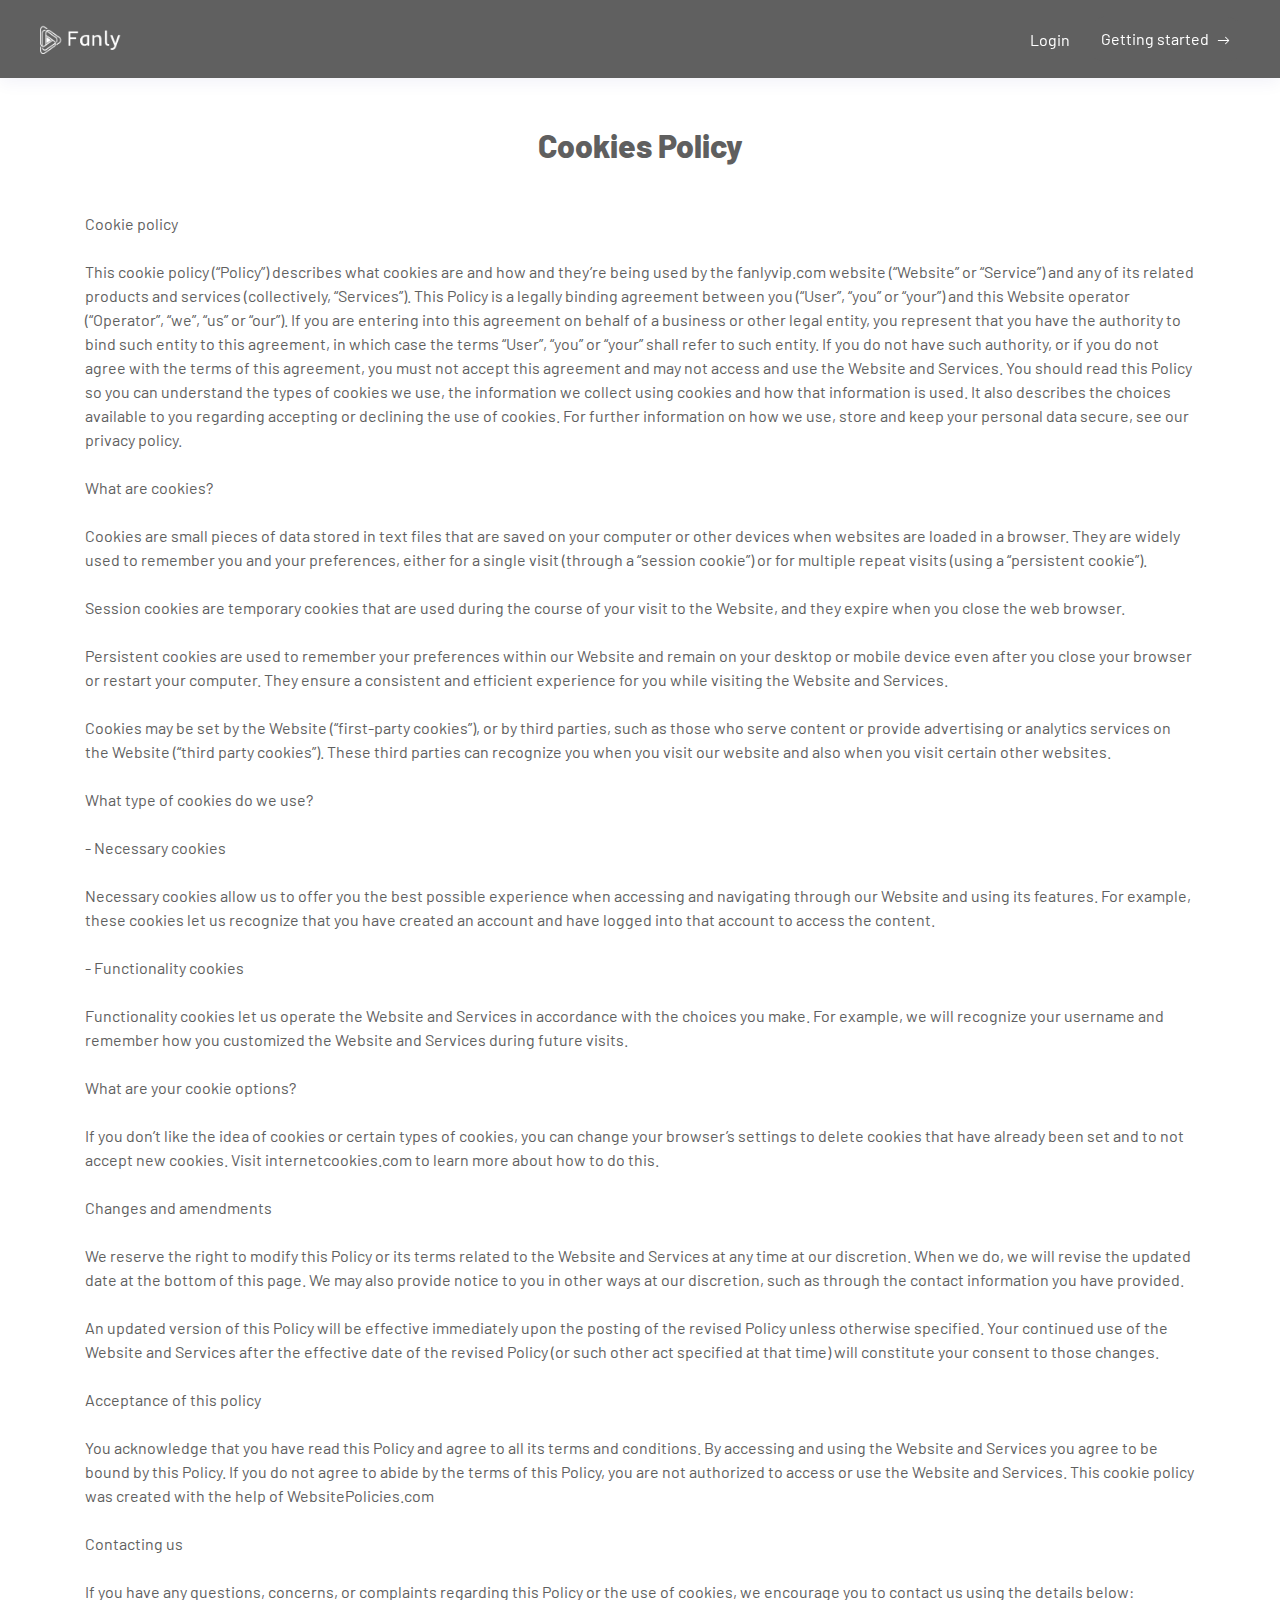
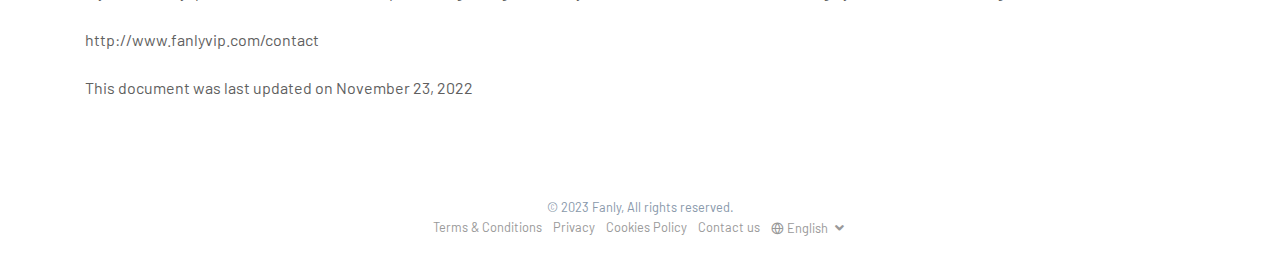
<file: p/cookies.html>
<!DOCTYPE html>
<html lang="en">


<!-- Mirrored from fanlyvip.io/p/cookies by HTTrack Website Copier/3.x [XR&CO'2014], Mon, 09 Jan 2023 21:07:36 GMT -->
<!-- Added by HTTrack --><meta http-equiv="content-type" content="text/html;charset=UTF-8" /><!-- /Added by HTTrack -->
<head>
  <meta charset="utf-8">
  <meta name="viewport" content="width=device-width, initial-scale=1, shrink-to-fit=no">
  <!-- CSRF Token -->
  <meta name="csrf-token" content="4025kk3P5U6IxXTqK2PggWsnJut77xLoXgIdIihC">
  <meta name="description" content="Page Cookies Policy">
  <meta name="keywords" content="cookies, policy,donations,support,creators,sponzy,subscription,content" />
  <meta name="theme-color" content="#606060">
  <title> Cookies Policy - Fanly - Support Creators Content</title>
  <!-- Favicon -->
  <link href="../public/img/favicon-1669150391.png" rel="icon">

  <link href="../public/css/core.minb06a.css?v=4.5" rel="stylesheet">
<link href="../public/css/feather.css" rel="stylesheet">
<link href="../public/css/bootstrap-iconsb06a.css?v=4.5" rel="stylesheet">
<link href="../public/css/icomoon.css" rel="stylesheet">

<link href="../public/css/bootstrap.min.css" rel="stylesheet">

<link href="../public/css/stylesb06a.css?v=4.5" rel="stylesheet">
<link href="../public/js/plyr/plyrb06a.css?v=4.5" rel="stylesheet" type="text/css" />


<script type="text/javascript">
// Global variables
  var URL_BASE = "../index.html";
  var lang = 'en';
  var _title = ' Cookies Policy - Fanly - Support Creators Content';
  var session_status = "off";
  var totalPosts =  0 ;
  var ReadMore = "View all";
  var copiedSuccess = "Link successfully copied.";
  var copied = "Copied!";
  var copy_link = "Copy link";
  var loading = "Loading...";
  var please_wait = "Please wait...";
  var error_occurred = "Error occurred";
  var error_oops = "Oops...";
  var error_reload_page = "Oops...Error occurred, please reload the page";
  var ok = "Ok";
  var user_count_carousel =  0 ;
  var no_results_found = "No results have been found";
  var no_results = "No results";
  var no_one_seen_story_yet =  "No one has seen your story yet";
  var is_profile = false;
  var error_scrollelement = false;
  var captcha = false;
  var alert_adult = false;
  var error_internet_disconnected = "The connection has been lost";
  var announcement_cookie = "q1aoPc21ENgS2l2Ca3bM";
  var resend_code = "Resend code";
  var resending_code = "Resending code...";
  var query = "";
  var sortBy = "";
  var login_continue = "Login to continue";
  var register = "Sign up";
  var login_with = "Login with";
  var sign_up_with = "Sign up with";
</script>

<style type="text/css">

  footer.admin-footer.px-4.py-3.bg-white.shadow-custom {
    display: none;
}


.mb-2.w-100 {
    display: none;
}


.bg-gradient {
  background: url('../public/img/bg-gradient.jpg');
  background-size: cover;
}

a.social-share i {color: #797979; font-size: 32px;}
a:hover.social-share { text-decoration: none; }
.btn-whatsapp {color: #50b154 !important;}
.close-inherit {color: inherit !important;}
.btn-twitter { background-color: #1da1f2;  color:#fff !important;}

@media (max-width: 991px) {
  .navbar-user-mobile {
    font-size: 20px;
  }
}
.or {
display:flex;
justify-content:center;
align-items: center;
color:grey;
}

.or:after,
.or:before {
  content: "";
  display: block;
  background: #adb5bd;
  width: 50%;
  height:1px;
  margin: 0 10px;
}

.icon-navbar { font-size: 22px; vertical-align: bottom;  }

.btn, .sa-button-container button {border-radius: 50rem!important;}

.navbar_background_color { background-color: #606060 !important; }
.link-scroll a.nav-link:not(.btn), .navbar-toggler:not(.text-white) { color: #ffffff !important; }

@media (max-width: 991px) {
  .navbar .navbar-collapse, .dd-menu-user, .dropdown-item.balance:hover
  { background-color: #606060 !important; color: #ffffff !important; }
  .navbar-collapse .navbar-toggler span { background-color: #ffffff !important; }
  .dropdown-divider { border-top-color: #606060 !important;}
  }

.footer_background_color { background-color: #606060 !important; }
.footer_text_color, .link-footer:not(.footer-tiny) { color: #ffffff; }


:root {
  --plyr-color-main: #606060;
}
:root {
  --swiper-theme-color: #606060;
}
:root {
  --color-media-wrapper:  #454545 ;
  --color-pulse-media-wrapper:  #373737 ;
}

.plyr--video.plyr--stopped .plyr__controls {display: none;}

@media (min-width: 767px) {
  .login-btn { padding-top: 12px !important;}
}

::selection{ background-color: #606060; color: white; }
::moz-selection{ background-color: #606060; color: white; }
::webkit-selection{ background-color: #606060; color: white; }

body a,
a:hover,
a:focus,
a.page-link,
.btn-outline-primary,
.btn-link {
    color: #606060;
}
.text-primary {
    color: #606060!important;
}

a.text-primary.btnBookmark:hover, a.text-primary.btnBookmark:focus {
  color: #606060!important;
}
.dropdown-menu {
  font-size: 16px !important;
  line-height: normal !important;
  padding: .5rem !important;
}
.dropdown-item {
  border-radius: 5px;
}
.btn-primary:not(:disabled):not(.disabled).active,
.btn-primary:not(:disabled):not(.disabled):active,
.show>.btn-primary.dropdown-toggle,
.btn-primary:hover,
.btn-primary:focus,
.btn-primary:active,
.btn-primary,
.btn-primary.disabled,
.btn-primary:disabled,
.custom-checkbox .custom-control-input:checked ~ .custom-control-label::before,
.page-item.active .page-link,
.page-link:hover,
.owl-theme .owl-dots .owl-dot span,
.owl-theme .owl-dots .owl-dot.active span,
.owl-theme .owl-dots .owl-dot:hover span
 {
    background-color: #606060;
    border-color: #606060;
}
.bg-primary,
.dropdown-item:focus,
.dropdown-item:hover,
.dropdown-item.active,
.dropdown-item:active,
.tooltip-inner,
.custom-range::-webkit-slider-thumb,
.custom-range::-webkit-slider-thumb:active {
    background-color: #606060!important;
}

.custom-range::-moz-range-thumb:active,
.custom-range::-ms-thumb:active {
  background-color: #606060!important;
}

.custom-checkbox .custom-control-input:indeterminate ~ .custom-control-label::before,
.custom-control-input:focus:not(:checked) ~ .custom-control-label::before,
.btn-outline-primary {
  border-color: #606060;
}
.custom-control-input:not(:disabled):active~.custom-control-label::before,
.custom-control-input:checked~.custom-control-label::before,
.btn-outline-primary:hover,
.btn-outline-primary:focus,
.btn-outline-primary:not(:disabled):not(.disabled):active,
.list-group-item.active,
.btn-outline-primary:not(:disabled):not(.disabled).active,
.badge-primary {
    color: #fff;
    background-color: #606060;
    border-color: #606060;
}
.popover .arrow::before { border-top-color: rgba(0,0,0,.35) !important; }
.bs-tooltip-bottom .arrow::before {
  border-bottom-color: #606060!important;
}
.arrow::before {
  border-top-color: #606060!important;
}
.nav-profile li.active {
  border-bottom: 3px solid #606060 !important;
}
.button-avatar-upload {left: 0;}
input[type='file'] {overflow: hidden;}
.badge-free { top: 10px; right: 10px; background: rgb(0 0 0 / 65%); color: #fff; font-size: 12px;}

.btn-facebook, .btn-twitter, .btn-google {position: relative;}
.btn-facebook i, .btn-twitter i  {
  position: absolute;
    left: 10px;
    bottom: 14px;
    width: 36px;
}

.btn-google img  {
  position: absolute;
    left: 18px;
    bottom: 12px;
    width: 18px;
}

.button-search {top: 0;}

@media (min-width: 768px) {
  .pace {display:none !important;}
}

@media (min-width: 992px) {
  .menuMobile {display:none !important;}
}

.pace{-webkit-pointer-events:none;pointer-events:none;-webkit-user-select:none;-moz-user-select:none;user-select:none}
.pace-inactive{display:none}
.pace .pace-progress{background:#606060;position:fixed;z-index:2000;top:0;right:100%;width:100%;height:3px}

.menuMobile {
  position: fixed;
  bottom: 0;
  left: 0;
  z-index: 1040;
  
}
.btn-mobile {border-radius: 25px;
  }
.btn-mobile:hover {
    background-color: rgb(243 243 243 / 26%);
    text-decoration: none !important;
    -webkit-transition: all 200ms linear;
    -moz-transition: all 200ms linear;
    -o-transition: all 200ms linear;
    -ms-transition: all 200ms linear;
    transition: all 200ms linear;
}

@media (max-width: 991px) {
  .navbar .navbar-collapse {
    width: 300px !important;
    box-shadow: 5px 0px 8px #000;
  }

  .card-profile {width: 100% !important; text-align: center;}
  .section-msg {padding: 0 !important;}
  .text-center-sm { text-align: center !important;}

  #navbarUserHome { position: initial !important;}

  .notify {
    top: 5px !important;
    right: 5px !important;
  }

  }
.sidebar-overlay #mobileMenuOverlay {
    position: fixed;
    width: 100%;
    height: 100%;
    background: rgba(0, 0, 0, 0.8);
    z-index: 101;
    -webkit-transition: all .9s;
    -moz-transition: all .8s;
    -ms-transition: all .8s;
    -o-transition: all .8s;
    transition: all .8s;
    transition-delay: .35s;
    left: 0;
}
.noti_notifications, .noti_msg {display: none;}

.link-menu-mobile {border-radius: 6px;}
.link-menu-mobile:hover:not(.balance) {
  background: rgb(242 242 242 / 40%);
}
a.link-border {text-decoration: none;}
@media (max-width: 479px) {
  .card-border-0 {
    border-right: 0 !important;
    border-left: 0 !important;
    border-radius: 0 !important;
  }
  .card.rounded-large {
    border-radius: 0 !important;
  }
  .wrap-post {padding: 0 !important;}
}

@media (min-width: 576px) {
  .modal-login {
      max-width: 415px;
  }
}
.toggleComments { cursor: pointer;}
.blocked {left: 0; top: 0;}
.card-settings > .list-group-flush>.list-group-item {border-width: 0 0 0px !important;}
.btn-active-hover {background-color: #f3f3f3;}

/* Chrome, Safari, Edge, Opera */
input::-webkit-outer-spin-button,
input::-webkit-inner-spin-button {
  -webkit-appearance: none;
  margin: 0;
}

/* Firefox */
input[type=number] {
  -moz-appearance: textfield;
}
.container-msg {position: relative; overflow: auto; overflow-x: hidden; flex: 2; -webkit-box-flex: 2;}
.section-msg {
    display: -webkit-box;
    display: -ms-flexbox;
    display: flex;
    -webkit-box-flex: 1;
    -ms-flex-positive: 1;
    flex-grow: 1;
    -webkit-box-orient: vertical;
    -webkit-box-direction: normal;
    -ms-flex-flow: column;
    flex-flow: column;
    min-width: 0;
    width: 100%;
}
.container-media-msg {max-width: 100%;max-height: 100%;}
.container-media-img {max-width: 100%;}
.rounded-top-right-0 {border-top-right-radius: 0 !important;}
.rounded-top-left-0{border-top-left-radius: 0 !important;}
.custom-rounded {border-radius: 10px;}
.card-profile {width: 75%;}
.fancybox-button {background: none !important;}
.modal-open .modal,
.sweet-overlay {
  backdrop-filter: blur(10px);
  -webkit-backdrop-filter: blur(10px);
}
.pulse-btn:active > i,
.pulse-btn:active > svg {
  animation-duration: 600ms;
  animation-name: pulse-animation;
  animation-timing-function: ease-in;
  -webkit-transition: all .1s;
    transition: all .1s;
}
@keyframes  pulse-animation{
  0% { transform:scale(1.2); }
  100% { transform:scale(0); }
}
.post-image {
  max-height: 600px;
  object-fit: cover;
  object-position: 100% center;
}
@media (max-width: 600px) {
  .post-image {
      max-height: 90vw;
  }
}
.swiper-container {
  width: 100%;
}
.font-14 {
  font-size: 14px;
}
.card-user-profile {
  border-radius: .50rem!important;
}
.card-user-profile > .card-cover {
  border-top-left-radius: .50rem!important;
  border-top-right-radius: .50rem!important;
}
.btn-arrow-expand[aria-expanded='true'] > i.fa-chevron-down:before {
    transform: rotate(180deg);
    content: "\f077";
}

.btn-menu-expand[aria-expanded='true'] > i.fa-bars:before {
    content: "\f00d";
}
.wrapper-msg-right {
  float: initial;
  margin-right: auto;
  max-width: 500px;
}
.wrapper-msg-left {
  float: initial;
  margin-left: auto;
  max-width: 500px;
}
.post-img-grid {
  position: absolute;
  display: block;
  left: 0;
  right: 0;
  top: 0;
  bottom: 0;
  width: 100%;
  height: 100%;
  opacity: 0;
}
@keyframes  placeHolderShimmer {
  0% {
    background-position: -150px 0;
  }
  100% {
    background-position: 150px 0;
  }
}
.media-wrapper {
  background-color: var(--color-media-wrapper);
  animation-name: pulse;
  animation-duration: 2s;
  animation-iteration-count: infinite;
  position: relative;
}

@keyframes  pulse {
  0% {
    background-color: var(--color-media-wrapper);
  }
  50% {
    background-color: var(--color-pulse-media-wrapper);
  }
  100 {
    background-color: var(--color-media-wrapper);
  }
}
/* ----- MEDIA GRID 1 ------- */
.media-grid-1 .media-wrapper {
  position: relative;
  padding-top: 60%;
  width: 100%;
  overflow: hidden;
  background-size: cover;
  background-position: center;
  cursor: pointer;
  border-radius: 6px;
  -webkit-border-radius: 6px;
  -o-border-radius: 6px;
  -ms-border-radius: 6px;
  display: block;
}

/* ----- MEDIA GRID 2 ------- */
.media-grid-2 {
  position: relative;
  width: 100%;
  display: flex;
  display: -webkit-flex;
}

.media-grid-2 .media-wrapper {
  position: relative;
  padding-top: 45%;
  width: 50%;
  overflow: hidden;
  background-size: cover;
  background-position: center;
  cursor: pointer;
}
.media-grid-2 .media-wrapper:nth-child(1),
.media-grid-3 .media-wrapper:nth-child(1) {
  border-bottom-left-radius: 6px;
  -webkit-border-bottom-left-radius: 6px;
  -o-border-bottom-left-radius: 6px;
  -ms-border-bottom-left-radius: 6px;
  border-top-left-radius: 6px;
  -webkit-border-top-left-radius: 6px;
  -o-border-top-left-radius: 6px;
  -ms-border-top-left-radius: 6px;
}

.media-grid-2 .media-wrapper:nth-child(2) {
  border-bottom-right-radius: 6px;
  -webkit-border-bottom-right-radius: 6px;
  -o-border-bottom-right-radius: 6px;
  -ms-border-bottom-right-radius: 6px;
  border-top-right-radius: 6px;
  -webkit-border-top-right-radius: 6px;
  -o-border-top-right-radius: 6px;
  -ms-border-top-right-radius: 6px;
}

.media-grid-2 .media-wrapper:nth-child(2) {
  margin-left: 3px;
}
.media-grid-1,
.media-grid-3,
.media-grid-4,
.media-grid-5 {
  position: relative;
  width: 100%;
  display: table;
  overflow: hidden;
}
/* ----- MEDIA GRID 3 ------- */
.media-grid-3 .media-wrapper:nth-child(1) {
  position: relative;
  padding-top: 70.6%;
  width: calc(50% / 1 - 0px);
  overflow: hidden;
  background-size: cover;
  background-position: center;
  cursor: pointer;
  float: left;
}
.media-grid-3 .media-wrapper:nth-child(2) {
  position: relative;
  padding-top: 35%;
  width: calc(100% / 2 - 3px);
  overflow: hidden;
  background-size: cover;
  background-position: center;
  cursor: pointer;
  float: left;
  margin-left: 3px;
  margin-bottom: 3px;
  border-top-right-radius: 6px;
  -webkit-border-top-right-radius: 6px;
  -o-border-top-right-radius: 6px;
  -ms-border-top-right-radius: 6px;
}
.media-grid-3 .media-wrapper:nth-child(3) {
  position: relative;
  padding-top: 35%;
  width: calc(100% / 2 - 3px);
  overflow: hidden;
  background-size: cover;
  background-position: center;
  cursor: pointer;
  float: left;
  margin-left: 3px;
  border-bottom-right-radius: 6px;
  -webkit-border-bottom-right-radius: 6px;
  -o-border-bottom-right-radius: 6px;
  -ms-border-bottom-right-radius: 6px;
}

/* ----- MEDIA GRID 4/5 OR MORE ------- */
.media-grid-4 .media-wrapper:nth-child(1) {
  position: relative;
  padding-top: 50%;
  width: calc(100% / 1 - 0px);
  overflow: hidden;
  background-size: cover;
  background-position: center;
  cursor: pointer;
  float: left;
  margin-bottom: 3px;
  border-top-right-radius: 6px;
  -webkit-border-top-right-radius: 6px;
  -o-border-top-right-radius: 6px;
  -ms-border-top-right-radius: 6px;
  border-top-left-radius: 6px;
  -webkit-border-top-left-radius: 6px;
  -o-border-top-left-radius: 6px;
  -ms-border-top-left-radius: 6px;
}
.media-grid-5 .media-wrapper:nth-child(1) {
  position: relative;
  padding-top: 45%;
  width: calc(100% / 2 - 3px);
  float: left;
  overflow: hidden;
  background-size: cover;
  background-position: center;
  cursor: pointer;
  margin-bottom: 3px;
  margin-right: 3px;
}
.media-grid-5 .media-wrapper:nth-child(2) {
  position: relative;
  padding-top: 45%;
  width: calc(100% / 2 - 0px);
  float: left;
  overflow: hidden;
  background-size: cover;
  background-position: center;
  cursor: pointer;
  margin-bottom: 3px;

}
.media-grid-4 .media-wrapper:nth-child(2),
.media-grid-5 .media-wrapper:nth-child(3) {
  position: relative;
  padding-top: 30.3%;
  width: calc(100% / 3 - 0px);
  overflow: hidden;
  background-size: cover;
  background-position: center;
  cursor: pointer;
  float: left;
  border-bottom-left-radius: 6px;
  -webkit-border-bottom-left-radius: 6px;
  -o-border-bottom-left-radius: 6px;
  -ms-border-bottom-left-radius: 6px;
}
.media-grid-4 .media-wrapper:nth-child(3),
.media-grid-5 .media-wrapper:nth-child(4) {
  position: relative;
  padding-top: 30.3%;
  width: calc(100% / 3 - 3px);
  overflow: hidden;
  background-size: cover;
  background-position: center;
  cursor: pointer;
  float: left;
  margin-left: 3px;
}
.media-grid-4 .media-wrapper:nth-child(4),
.media-grid-5 .media-wrapper:nth-child(5) {
  position: relative;
  padding-top: 30.3%;
  width: calc(100% / 3 - 3px);
  overflow: hidden;
  background-size: cover;
  background-position: center;
  cursor: pointer;
  float: left;
  margin-left: 3px;
  border-bottom-right-radius: 6px;
  -webkit-border-bottom-right-radius: 6px;
  -o-border-bottom-right-radius: 6px;
  -ms-border-bottom-right-radius: 6px;
}
.media-grid-4 .media-wrapper:nth-child(1),
.media-grid-4 .media-wrapper:nth-child(2),
.media-grid-4 .media-wrapper:nth-child(3),
.media-grid-4 .media-wrapper:nth-child(4) > img,
.media-grid-4 .media-wrapper:nth-child(5) > img {
  z-index: 2;
}
.wrapper-media-music {
    width: 100%;
    max-width: 500px;
    height: auto;
    border: 1px solid #DDD;
    border-radius: 6px;
}
.progress-upload-cover {
  background-color: #606060 !important;
}
.more-media {
  display: block;
  background: rgba(0,0,0,.3);
  position: absolute;
  top: 0;
  left: 0;
  width: 100%;
  height: 100%;
  z-index: 9;
}
.more-media h2 {
  line-height: 1.8;
  text-align: center;
  position: absolute;
  left: 0;
  width: 100%;
  top: 50%;
  margin-top: -30px;
  color: #fff;
  z-index: 5;
}
.container-post-media {
  position: relative;
  width: 100%;
  display: flex;
  display: -webkit-flex;
  overflow: hidden;
}
.button-play {
  cursor: pointer;
  margin: auto auto;
  width: 48px;
  height: 48px;
  position: absolute;
  top: 0;
  bottom: 0;
  left: 0;
  right: 0;
  z-index: 3;
  font-size: 28px;
  line-height: 48px;
  background-color: #606060!important;
  border-radius: 100%;
  text-align: center;
  opacity: 0.9;
}
.wrapper-msg-inbox {
  overflow: auto;
  overflow-x: hidden;
}
@media (max-width: 991px) {
  .wrapper-msg-inbox {
    padding-top: 78px !important;
    padding-bottom: 60px !important;
  }
}
.wrapper-msg-inbox::-webkit-scrollbar {
    width: 5px;
    height: 8px;
    -webkit-transition: all 0.2s ease;
  	        transition: all 0.2s ease;
}
.wrapper-msg-inbox::-webkit-scrollbar-track {
    background-color:  #ebebeb ;
    border-radius: 6px;
}
.wrapper-msg-inbox::-webkit-scrollbar-thumb {
    background-color: #ccc;
    border-radius: 6px;
}
.wrapper-msg-inbox {
  scrollbar-color: #ccc  #ebebeb ;
  scrollbar-width: 5px;
}
.msg-inbox {
  border: 0;
}
@media (min-width: 1280px) {
  .container-lg-3 {
    max-width: 1300px;
  }
}
.menu-left-home li > a {
  padding: 5px 12px;
  display: block;
  font-size: 19px;
  text-decoration: none;
  margin-bottom: 8px;
  border-radius: 20px;
  color: #8a96a3;
  -webkit-transition: all 200ms linear;
  -moz-transition: all 200ms linear;
  -o-transition: all 200ms linear;
  -ms-transition: all 200ms linear;
  transition: all 200ms linear;
}
.menu-left-home li > a:hover,
.menu-left-home li > a.active {
  background-color: #606060;
  color: white;
}
.sticky-top {
    top: 90px;
}
.btn-category {
  width: 100%;
  text-align: left;
}
.category-filter {
  padding: 10px 15px;
  display: block;
  font-weight: bold;
}
.text-red {
  color: #F00;
}
.text-orange {
  color: #ff3507;
}
.img-vertical-lg {
  padding-top: 80% !important;
  max-width: 300px;
}
.wrapper-msg-left .img-vertical-lg {
  float:right;
}
.wrapper-msg-right .img-vertical-lg {
  float:left;
}
.button-white-sm {
  padding: 4px 15px;
  border: 1px solid #ccc;
  border-radius: 20px;
  text-align: center;
  font-size: 14px;
  color:  #333 ;
  display: inline-block;
  vertical-align: middle;
}
a:hover.button-white-sm {
  text-decoration: none;
  border-color: #606060;
  background-color: #606060;
  color: white;
  -webkit-transition: all 200ms linear;
  -moz-transition: all 200ms linear;
  -o-transition: all 200ms linear;
  -ms-transition: all 200ms linear;
  transition: all 200ms linear;
}
.msg-inbox .active .verified {
  color: #FFF !important;
}
select[multiple] {
  visibility: hidden;
}
.select2-container
.select2-selection--multiple {
  min-height: 47px !important;
}

.select2-container--default
.select2-selection--multiple {
  border-left-width: 0 !important;
  border-bottom-left-radius: 0 !important;
  border-top-left-radius: 0 !important;

  background-color:  #fff !important ;
  border-color:  #cad1d7 !important ;
}

.select2-hidden-accessible {
  position: absolute !important;
}
.select2-container--default
.select2-selection--multiple
.select2-selection__choice {
  background-color: var(--plyr-color-main) !important;
  border: 1px solid var(--plyr-color-main) !important;
  color: #fff !important;
  padding: 4px 10px !important;
}
.select2-results__option {
  color: #333;
}
.select2-container
.select2-search--inline
.select2-search__field {
  margin-top: 10px !important;
}
.announcements a {
  text-decoration: none;
  border-bottom: 1px solid;
  color: #fff;
}
.unread-chat {
  background-color: #f8f9fa;
}
.glightbox-open {
	height: auto !important;
}
.txt-black {color: #241e12;}
.p-bottom-8 {padding-bottom: 8px;}
.pinned-post {border-color:#606060 !important;}
.post-pending {
  border-color:#ff9800 !important;
}
.table-striped tbody tr:nth-of-type(odd) {background-color: rgba(0,0,0,.03);}


@media (max-width: 991px) {
  .w-100-mobile {
    width: 100% !important;
  }
}
.button-like-live {
  font-size: 25px;
}
@media (max-width: 767px) {

  .wrapper-live-chat  {
    background-color: transparent !important;
    position: absolute !important;
    padding: 0 !important;
    z-index: 200 !important;
    max-height: 250px !important;
    bottom: 0;
    left: 0;
    -webkit-mask-image: linear-gradient(transparent 0%, rgba(50, 50, 50, 1.0) 20%);
  }
  .wrapper-live-chat > .card,
  #commentLive {
    background-color: transparent !important;
    color: #FFF;
  }
  .titleChat {
    display: none !important;
  }
  #allComments {
    padding-top: 20px !important;
  }
  .live-blocked {
    background-color: rgba(255, 255, 255, 0.1) !important;
  }
  li.chatlist {
    color: #FFF !important;
    font-size: 14px;
    text-shadow: 0 1px 2px #000;
  }
  .wrapper-live-chat .content {
    padding-bottom: 0 !important;
    padding-top: 0 !important;
  }
  .wrapper-live-chat .card-footer {
    border: 0 !important;
  }
  .buttons-live {
    color: #FFF !important;
  }
  .buttons-live:hover {
    background-color: transparent !important;
  }
  #commentLive::placeholder {
    color: #FFF !important;
    opacity: 1;
  }
  #commentLive::-moz-placeholder {
    color: #FFF !important;
    opacity: 1;
  }
  #commentLive::-ms-input-placeholder {
    color: #FFF !important;
    opacity: 1;
  }
  #commentLive:-ms-input-placeholder {
    color: #FFF !important;
    opacity: 1;
  }
  #commentLive::-webkit-input-placeholder {
    color: #FFF !important;
    opacity: 1;
  }
  input#commentLive {
    border: 1px solid #FFF !important;
    border-radius: 60px;
  }
  .offline-live { display: none;}
}/* End max-width 767 */

.tipped-live {
  font-size: 14px;
  text-shadow: 0 1px 4px #4b4b4b;
}
.live_offline::before {
  top: 0;
  left: 0;
  right: 0;
  bottom: 0;
  backdrop-filter: blur(15px);
  -webkit-backdrop-filter: blur(15px);
  content: "";
  z-index: 1;
  position: absolute;
}
.live_offline::after {
  top: 0;
  left: 0;
  right: 0;
  bottom: 0;
  content: "";
  z-index: 1;
  position: absolute;
  background-color: rgba(50, 50, 50, 0.8);
}
.text-content-live {
  position: relative;
  color: #FFF;
  z-index: 2 !important;
}
#full-screen-video {
  position: relative;
  width: 100%;
  height: 100%;
}
.liveContainer {
  background-color: #000;
}
.live-top-menu {
  width: 100%;
  padding: 1rem!important;
  position: absolute;
  top: 0;
  right: 0;
  z-index: 200;
}
@keyframes  pulse-live {
  0% {
    background-color: #ff0000;
  }
  50% {
    background-color: #ff0000b0;
  }
  100 {
    background-color: #ff0000;
  }
}
.live {
  color: #fff;
  border-color: #ff0000;
  background-color: #ff0000;
  padding: 5px 15px;
  border-radius: 4px;
  display: inline-block;
  vertical-align: text-top;
  font-weight: bold;
  animation-name: pulse-live;
  animation-duration: 2s;
  animation-iteration-count: infinite;
}
.live-views {
  color: #fff;
  border-color: #000000;
  background-color: #0000007a;
  padding: 5px 15px;
  border-radius: 4px;
  display: inline-block;
  vertical-align: text-top;
  font-weight: bold;
}
.close-live,
.exit-live,
.live-options {
  color: #FFF;
  font-size: 22px;
  vertical-align: bottom;
  cursor: pointer;
}
.text-shadow-sm {
  text-shadow: 0 1px 0px #000;
}
.div-flex {
  flex: 1 1 auto;
  position: relative;
  min-height: 12px;
}
.chat-msg {
  flex: 1 1 auto;
  display: flex;
  flex-direction: column;
}
.menu-options-live a {
  cursor: pointer;
}
.avatar-wrap-live {
  width: 150px;
  height: 150px;
  border-radius: 50%;
  margin: 0 auto;
  background-color: #FFF;
  margin-bottom: 15px;
}
.video-poster-html {
  position:absolute;
  right: 0;
  top: 0;
  min-width: 100%;
  max-width: 100%;
  height: 100%;
  width: auto;
  z-index: 2;
  margin: 0 auto;
  object-fit: cover;
}
.wrapper-live {
  position: relative;
  max-width: 100px;
  margin: auto;
}
@keyframes  pulseLive {
  0% {
    opacity: 0.1;
    transform: scale(1.05);
  }
  50% {
    opacity: 1;
    transform: scale(1.15);
  }
  100% {
    opacity: 0.1;
    transform: scale(1.3);
  }
}
.live-pulse {
  top: 0;
  left: 0;
  right: 0;
  bottom: 0;
  position: absolute;
  border: 3px solid #ff0000;
  z-index: 1;
  border-radius: 50%;
}
.live-pulse::after,
.live-pulse::before {
  width: 100%;
  border: 2px solid #ff0000 !important;
  height: 100%;
  content: "";
  display: block;
  z-index: 2;
  position: absolute;
  border-radius: 50%;
  animation-name: pulseLive;
  animation-duration: 1.6s;
  animation-iteration-count: infinite;
  animation-timing-function: ease-in-out;
}
.live-pulse::after {
  animation-delay: .5s;
}
.live-span {
  width: 39px;
  left: 0;
  right: 0;
  bottom: -10px;
  height: 17px;
  border-radius: 3px;
  text-transform: uppercase;
  justify-content: center;
  background-color: #ff0000;
  margin: auto;
  display: flex;
  z-index: 2;
  position: absolute;
  font-size: 8px;
  text-align: center;
  align-items: center;
  font-weight: 900;
  color: #FFF;
}
.button-like-live .bi-heart-fill {
  color: #F00 !important;
}
.avatar-live {
  border: 2px solid #f00;
}
.liveLink {cursor: pointer;}
.icon-wrap {
  position: absolute;
  top: -30px;
  right: 10px;
  z-index: 0;
  font-size: 115px;
  color: rgba(0,0,0,0.10);
  transform: rotate(20deg);
}
.inner-wrap {
  position: relative;
  z-index: 1;
}
.fee-wrap {
  padding: 5px 10px;
  border: 1px dashed #ccc;
  border-radius: 6px;
}
.btn-arrow-expand-bi[aria-expanded='true'] .bi-chevron-down::before {
  transform: rotate(180deg);
}
.transition-icon::before {
  -moz-transition: all 0.3s ease;
  -webkit-transition: all 0.3s ease;
  transition: all 0.3s ease;
}
.limitLiveStreaming {
  position: absolute;
  top: 45px;
  left: 65px;
}
.subscriptionDiscount {
  font-size: 14px;
  padding: 2px 20px;
  border: 1px dashed;
  border-radius: 50px;
  margin-top: 5px;
  margin-bottom: 5px;
  display: inline-block;
}
.border-dashed-radius {
  border: 1px dashed #a7a7a7;
  border-radius: 10px;
}
.list-taxes:last-child {
  border-bottom: 0 !important;
  border-radius: inherit;
}
.search-bar {
  border-radius: 60px;
  padding: 12px 20px !important;
  height: 40px !important;
  background-color: #f6f6f6;
  border: 1px solid transparent !important;
}
.search-bar:focus {
  border: 1px solid #ced4da !important;
  -moz-transition: all 0.3s ease;
  -webkit-transition: all 0.3s ease;
  transition: all 0.3s ease;
}

.count-previews {
  position: absolute;
  right: 10px;
  top: 10px;
  padding: 8px 6px;
  background: #0000009e;
  border-radius: 6px;
  color: #fff;
  font-size: 12px;
}
a.link-shop,
a.choose-type-sale {
  color: inherit;
  text-decoration: none;
}
a:hover.choose-type-sale {
  border-color: #606060;
}
.text-truncate-2 {
  word-wrap: break-word;
  -webkit-line-clamp: 2;
  -webkit-box-orient: vertical;
  white-space: pre-wrap;
  white-space: -moz-pre-wrap;
  white-space: -pre-wrap;
  white-space: -o-pre-wrap;
  word-break: break-word;
  text-align: left;
  display: -webkit-box;
  line-height: normal;
  height: auto;
  overflow: hidden;
  text-overflow: ellipsis;
}
.price-shop {
  position: absolute;
  right: 10px;
  bottom: 10px;
  padding: 8px 6px;
  background: #606060;
  border-radius: 6px;
  color: #fff;
  font-size: 18px;
  font-weight: bold;
}
.rounded-large {
  border-radius: 15px!important;
}
.shadow-large {
    box-shadow: 0 8px 30px rgba(0,0,0,.05)!important;
}
.buttons-mobile-nav {
  position: absolute;
  right: 10px;
  top: 10px;
}
.btn-mobile-nav {
  }
.btn-mobile-nav:hover {
  text-decoration: none !important;
}

.modal-content,
.modal-content > .modal-body > .card {
  border-radius: 0.8rem;
}

.btn-arrow::after {
    font-family: "bootstrap-icons";
    display: inline-block;
    padding-left: 5px;
    content: "\f138";
    transition: transform 0.3s ease-out;
    vertical-align: middle;

}
.btn-arrow-sm::after {
  font-size: 13px;
}
.btn-arrow:hover::after {
    transform: translateX(4px);
}
.btn-search {
    color: #c3c3c3;
    background: none;
    position: absolute;
    left: 0;
    outline: none;
    border: none;
    width: 50px;
    text-align: center;
    bottom: 20%;
}
.custom-select {
    white-space: nowrap;
    text-overflow: ellipsis;
    overflow: hidden;
}
.ui-widget-content {
  padding: 10px;
  border: 0 !important;
  border-bottom-left-radius: 6px;
  border-bottom-right-radius: 6px;
  box-shadow: rgb(101 119 134 / 20%) 0px 0px 15px, rgb(101 119 134 / 15%) 0px 0px 3px 1px;
}
.ui-state-active,
.ui-widget-content
.ui-state-active {
    width: 100%;
    display: block;
    border: 0 !important; 
    background: #efefef;
    color: #333;
    text-decoration: none;
    margin: 0;
    border-radius: 6px;
  }
.ui-menu .ui-menu-item-wrapper {
  width: 100%;
  display: block;
}
.ui-menu.ui-menu-item:not(:last-child) {
  margin-bottom: 10px;
}
.ui-widget {
  font-size: 15px;
}
.btn-sm-custom {
  font-size: .875rem;
  line-height: 1.5;
  padding: 0.25rem 0.5rem;
}
.dropdown-item {
  padding: 0.3rem 1.5rem;
}
.triggerEmoji {
  font-size: 20px;
  position: absolute;
  right: 0;
  top: 40%;
  cursor: pointer;
}
.triggerEmojiPost {
  font-size: 20px;
  position: absolute;
  right: 0;
  top: 0px;
  cursor: pointer;
}
.emoji {
  font-size: 26px;
  line-height: 32px;
  padding: 5px 8px;
  display: block;
  cursor: pointer;
  margin-bottom: 2px;
}
.dropdown-emoji {
  width: 350px;
  max-width: 350px;
  max-height: 300px;
  overflow: auto scroll;
}
.type-item {
  position: absolute;
  top: 10px;
  left: 10px;
  z-index: 2;
  background-color: #0000008c;
  font-size: 13px;
  color: #fff;
}
.font-13 {
  font-size: 13px;
}

.custom-scrollbar::-webkit-scrollbar {
    width: 5px;
    height: 8px;
    -webkit-transition: all 0.2s ease;
  	        transition: all 0.2s ease;
}
.custom-scrollbar::-webkit-scrollbar-track {
    background-color:  #ebebeb ;
    border-radius: 6px;
}
.custom-scrollbar::-webkit-scrollbar-thumb {
    background-color: #ccc;
    border-radius: 6px;
}
.custom-scrollbar {
  scrollbar-color: #ccc  #ebebeb ;
  scrollbar-width: 5px;
}
.icon--dashboard {
    color: rgb(0 0 0 / 2%) !important;
    transform: none !important;
}
.text-revenue {
  position: relative;
  z-index: 10;
}
.quality-video {
  padding: 2px 4px;
  background-color: #fff;
  color: #000;
  border-radius: 3px;
  margin: 0 5px;
  font-weight: bold;
}
.line-replies {
  align-items: stretch;
  border: 0;
  border-bottom: 1px solid #606060;
  box-sizing: border-box;
  display: inline-block;
  flex-direction: column;
  flex-shrink: 0;
  font: inherit;
  font-size: 100%;
  height: 0;
  margin: 0;
  margin-right: 16px;
  padding: 0;
  position: relative;
  vertical-align: middle;
  width: 24px;
}
.mr-14px {
    margin-right: 14px;
}
.dot-item:not(:last-child):after {
   font-family: "bootstrap-icons";
    content: "\F309";
    margin-left: 6px;
    color: inherit;
    vertical-align: middle;
}
.add-story {
  max-height: 160px;
  max-width: 110px;
  width: 25vw;
  border-radius: 5px;
  display: inline-block;
  margin: 0 6px;
  vertical-align: top;
}
.item-add-story {
  text-decoration: none;
  text-align: left;
  color: #fff;
  position: relative;
  max-height: 160px;
  display: block;
}
.add-story-preview {
  display: block;
  box-sizing: border-box;
  font-size: 0;
  max-height: 160px;
  height: 48vw;
  overflow: hidden;
  transition: transform .2s;
}
.add-story-preview img {
  display: block;
  box-sizing: border-box;
  height: 100%;
  width: 100%;
  background-size: cover;
  background-position: 50%;
  object-fit: cover;
  border-radius: 5px;
  position: absolute;
}
.item-add-story > .info {
  top: auto;
  height: auto;
  box-sizing: border-box;
  position: absolute;
  left: 0;
  right: 0;
  bottom: 0;
  padding: 6px;
  font-weight: 700;
  font-size: 12px;
  text-shadow: 1px 1px 1px rgb(0 0 0 / 35%), 1px 0 1px rgb(0 0 0 / 35%);
  display: inline-block;
  margin-top: 0.5em;
  line-height: 1.2em;
  width: 100%;
  overflow: hidden;
  text-overflow: ellipsis;
  border-bottom-left-radius: 5px;
  border-bottom-right-radius: 5px;
  z-index: 10;
}
.item-add-story > .info > .name {
  font-weight: 500;
}
.delete-history {
  position: absolute;
  top: 5px;
  right: 5px;
  padding: 2px 6px;
  background-color: #00000096!important;
  color: #fff;
  z-index: 2;
  border-radius: 6px;
  z-index: 10;
}
.bg-dark-transparent {
  background-color: #00000096!important;
}
.storyBackgrounds, .fontColor {
  width: 30px;
  height: 30px;
  object-fit: cover;
  border-radius: 50px;
  cursor: pointer;
  display: inline-block;
}
.storyBackgrounds.active,
.storyBg:first-child,
.fontColor.active {
  border: 1px solid #fff;
  box-shadow: 0 0 0 3px #606060;
}
.fontColor-white {background-color: #fff;}
.fontColor-black {background-color: #000;}
.bg-current {
  border-radius: 10px;
  height: 700px;
}
.bg-inside {
  position: relative;
  overflow: auto;
  overflow-x: hidden;
  flex: 2;
  -webkit-box-flex: 2;
  border-radius: 10px;
  max-width: 400px;
  height: 650px;
}
.text-story {
  font-size: 24px;
  font-family: Arial;
  word-break: break-word;
  font-weight: bold;
  color: #fff;
}
.modalStoryViews {
  max-height: 400px;
}
.modal-text-story {
  color: #fff;
  position: absolute;
  top: 50%;
  left: 50%;
  z-index: 100;
  transform: translate(-50%, -50%);
  font-size: 24px;
  font-family: Arial;
  word-break: break-word;
  white-space: break-spaces;
  font-weight: bold;
  width: 45vh;
  text-align: center;
}
.text-story-preview {
    color: #fff;
    position: absolute;
    top: 50%;
    left: 50%;
    z-index: 100;
    transform: translate(-50%, -50%);
    font-size: 5px;
    font-family: Arial;
    word-break: break-word;
    white-space: break-spaces;
    font-weight: bold;
    width: 10vh;
    text-align: center;
}
.profilePhoto, .info>.name {cursor: pointer;}
.profilePhoto {border-radius: 50%;}
.bg-black {background-color: #18191a!important;}
.border-2 {border: 2px solid #fff!important;}
.verified-story:after {
  font-family: "bootstrap-icons";
  display: inline-block;
  padding-left: 5px;
  content: "\F4B6";
  vertical-align: middle;
}
</style>

  
  
   <!-- Google tag (gtag.js) -->
<script async src="https://www.googletagmanager.com/gtag/js?id=G-MS2FJXE683"></script>
<script>
  window.dataLayer = window.dataLayer || [];
  function gtag(){dataLayer.push(arguments);}
  gtag('js', new Date());

  gtag('config', 'G-MS2FJXE683');
</script>
  </head>

<body>
  
  <div id="mobileMenuOverlay" data-toggle="collapse" data-target="#navbarCollapse" aria-controls="navbarCollapse" aria-expanded="false"></div>

  
  

  <div class="popout popout-error font-default"></div>

  <header>
	<nav class="navbar navbar-expand-lg navbar-inverse fixed-top p-nav  p-3    shadow-custom  navbar_background_color link-scroll ">
		<div class="container-fluid d-flex position-relative">

			
			<a class="navbar-brand" href="../index.html">
								<img src="../public/img/logo_2-1669182152.png" data-logo="logo-1669182165.png" data-logo-2="logo_2-1669182152.png" alt="Fanly" class="logo align-bottom max-w-100" />
						</a>

							<button class="navbar-toggler " type="button" data-toggle="collapse" data-target="#navbarCollapse" aria-controls="navbarCollapse" aria-expanded="false" aria-label="Toggle navigation">
					<i class="fa fa-bars"></i>
				</button>
			
			<div class="collapse navbar-collapse navbar-mobile" id="navbarCollapse">

			<div class="d-lg-none text-right pr-2 mb-2">
				<button type="button" class="navbar-toggler close-menu-mobile" data-toggle="collapse" data-target="#navbarCollapse" aria-controls="navbarCollapse" aria-expanded="false">
					<i class="bi bi-x-lg"></i>
				</button>
			</div>

			
				<ul class="navbar-nav ml-auto">
										<li class="nav-item mr-1">
						<a  data-toggle="modal" data-target="#loginFormModal"  class="nav-link login-btn " href="../login.html">
							Login
						</a>
					</li>

										<li class="nav-item">
						<a  data-toggle="modal" data-target="#loginFormModal"  class="toggleRegister nav-link btn btn-main btn-primary pr-3 pl-3 btn-arrow btn-arrow-sm" href="../signup.html">
							Getting started
						</a>
					</li>
				
			
				</ul>
			</div>
		</div>
	</nav>
</header>
  
  <main  role="main">
    <section class="section section-sm">
    <div class="container">
      <div class="row justify-content-center text-center mb-sm">
        <div class="col-lg-12 py-5">
          <h2 class="mb-0 font-montserrat">
            Cookies Policy
          </h2>
        </div>
      </div>
      <div class="row">

        <div class="col-md-12 col-lg-12 mb-5 mb-lg-0">
          <div class="content-p">
            Cookie policy<br />
<br />
This cookie policy (&ldquo;Policy&rdquo;) describes what cookies are and how and they&rsquo;re being used by the fanlyvip.com website (&ldquo;Website&rdquo; or &ldquo;Service&rdquo;) and any of its related products and services (collectively, &ldquo;Services&rdquo;). This Policy is a legally binding agreement between you (&ldquo;User&rdquo;, &ldquo;you&rdquo; or &ldquo;your&rdquo;) and this Website operator (&ldquo;Operator&rdquo;, &ldquo;we&rdquo;, &ldquo;us&rdquo; or &ldquo;our&rdquo;). If you are entering into this agreement on behalf of a business or other legal entity, you represent that you have the authority to bind such entity to this agreement, in which case the terms &ldquo;User&rdquo;, &ldquo;you&rdquo; or &ldquo;your&rdquo; shall refer to such entity. If you do not have such authority, or if you do not agree with the terms of this agreement, you must not accept this agreement and may not access and use the Website and Services. You should read this Policy so you can understand the types of cookies we use, the information we collect using cookies and how that information is used. It also describes the choices available to you regarding accepting or declining the use of cookies. For further information on how we use, store and keep your personal data secure, see our privacy policy.<br />
<br />
What are cookies?<br />
<br />
Cookies are small pieces of data stored in text files that are saved on your computer or other devices when websites are loaded in a browser. They are widely used to remember you and your preferences, either for a single visit (through a &ldquo;session cookie&rdquo;) or for multiple repeat visits (using a &ldquo;persistent cookie&rdquo;).<br />
<br />
Session cookies are temporary cookies that are used during the course of your visit to the Website, and they expire when you close the web browser.<br />
<br />
Persistent cookies are used to remember your preferences within our Website and remain on your desktop or mobile device even after you close your browser or restart your computer. They ensure a consistent and efficient experience for you while visiting the Website and Services.<br />
<br />
Cookies may be set by the Website (&ldquo;first-party cookies&rdquo;), or by third parties, such as those who serve content or provide advertising or analytics services on the Website (&ldquo;third party cookies&rdquo;). These third parties can recognize you when you visit our website and also when you visit certain other websites.<br />
<br />
What type of cookies do we use?<br />
<br />
- Necessary cookies<br />
<br />
Necessary cookies allow us to offer you the best possible experience when accessing and navigating through our Website and using its features. For example, these cookies let us recognize that you have created an account and have logged into that account to access the content.<br />
<br />
- Functionality cookies<br />
<br />
Functionality cookies let us operate the Website and Services in accordance with the choices you make. For example, we will recognize your username and remember how you customized the Website and Services during future visits.<br />
<br />
What are your cookie options?<br />
<br />
If you don&rsquo;t like the idea of cookies or certain types of cookies, you can change your browser&rsquo;s settings to delete cookies that have already been set and to not accept new cookies. Visit internetcookies.com to learn more about how to do this.<br />
<br />
Changes and amendments<br />
<br />
We reserve the right to modify this Policy or its terms related to the Website and Services at any time at our discretion. When we do, we will revise the updated date at the bottom of this page. We may also provide notice to you in other ways at our discretion, such as through the contact information you have provided.<br />
<br />
An updated version of this Policy will be effective immediately upon the posting of the revised Policy unless otherwise specified. Your continued use of the Website and Services after the effective date of the revised Policy (or such other act specified at that time) will constitute your consent to those changes.<br />
<br />
Acceptance of this policy<br />
<br />
You acknowledge that you have read this Policy and agree to all its terms and conditions. By accessing and using the Website and Services you agree to be bound by this Policy. If you do not agree to abide by the terms of this Policy, you are not authorized to access or use the Website and Services. This cookie policy was created with the help of WebsitePolicies.com<br />
<br />
Contacting us<br />
<br />
If you have any questions, concerns, or complaints regarding this Policy or the use of cookies, we encourage you to contact us using the details below:<br />
<br />
http://www.fanlyvip.com/contact<br />
<br />
This document was last updated on November 23, 2022
          </div>
        </div><!-- end col-md-12 -->
      </div>
    </div>
  </section>

    
          
                                      <div class="text-center py-3 px-3">
                      <div class="card border-0 bg-transparent">
  <div class="card-body p-0">
    <small class="text-muted">&copy; 2023 Fanly, All rights reserved.</small>
    <ul class="list-inline mb-0 small">

              
          <li class="list-inline-item">
            <a class="link-footer footer-tiny" href="terms-of-service.html">
              Terms &amp; Conditions
            </a>
          </li>

        
              
          <li class="list-inline-item">
            <a class="link-footer footer-tiny" href="privacy.html">
              Privacy
            </a>
          </li>

        
              
          <li class="list-inline-item">
            <a class="link-footer footer-tiny" href="cookies.html">
              Cookies Policy
            </a>
          </li>

        
      
              <li class="list-inline-item"><a class="link-footer footer-tiny" href="../contact.html">Contact us</a></li>
    
      
              <div class="btn-group dropup d-inline">
      <li class="list-inline-item">
        <a class="link-footer dropdown-toggle text-decoration-none footer-tiny" href="javascript:;" data-toggle="dropdown">
          <i class="feather icon-globe"></i>
                       English                                        </a>

      <div class="dropdown-menu">
                  <a  class="dropdown-item mb-1  active text-white ">
           <i class="fa fa-check mr-1"></i>  English
          </a>
                    <a  href="cookies.html"  class="dropdown-item mb-1 ">
           Español
          </a>
                </div>
      </li>
    </div><!-- dropup -->
          
    <li class="list-inline-item">
      <div id="installContainer" class="display-none">
        <a class="link-footer footer-tiny" id="butInstall" href="javascript:void(0);">
          <i class="bi-phone"></i> Install Web App
        </a>
      </div>
    </li>
    </ul>
  </div>
</div>
                    </div>
                  
          
  
  
  
      <div class="modal fade" id="loginFormModal" tabindex="-1" role="dialog" aria-labelledby="modal-form" aria-hidden="true">
	<div class="modal-dialog modal-dialog-centered modal-sm modal-login" role="document">
		<div class="modal-content">
			<div class="modal-body p-0">
					<div class="card-body px-lg-5 py-lg-5 position-relative">

						<h6 class="modal-title text-center mb-3" id="loginRegisterContinue">Login to continue</h6>

						
		
						<form method="POST" action="https://fanlyvip.io/login" data-url-login="https://fanlyvip.io/login" data-url-register="https://fanlyvip.io/signup" id="formLoginRegister" enctype="multipart/form-data">
								<input type="hidden" name="_token" value="4025kk3P5U6IxXTqK2PggWsnJut77xLoXgIdIihC">
								
								<input type="hidden" name="isModal" id="isModal" value="true">

								
								<div class="form-group mb-3 display-none" id="full_name">
									<div class="input-group input-group-alternative">
										<div class="input-group-prepend">
											<span class="input-group-text"><i class="feather icon-user"></i></span>
										</div>
										<input class="form-control"  value="" placeholder="Full name" name="name" type="text">
									</div>
								</div>

							<div class="form-group mb-3 display-none" id="email">
								<div class="input-group input-group-alternative">
									<div class="input-group-prepend">
										<span class="input-group-text"><i class="feather icon-mail"></i></span>
									</div>
									<input class="form-control" value="" placeholder="Email" name="email" type="text">
								</div>
							</div>

							<div class="form-group mb-3" id="username_email">
								<div class="input-group input-group-alternative">
									<div class="input-group-prepend">
										<span class="input-group-text"><i class="feather icon-mail"></i></span>
									</div>
									<input class="form-control" value="" placeholder="Username or Email" name="username_email" type="text">

								</div>
							</div>
							<div class="form-group">
								<div class="input-group input-group-alternative" id="showHidePassword">
									<div class="input-group-prepend">
										<span class="input-group-text"><i class="iconmoon icon-Key"></i></span>
									</div>
									<input name="password" type="password" class="form-control" placeholder="Password">
									<div class="input-group-append">
										<span class="input-group-text c-pointer"><i class="feather icon-eye-off"></i></span>
								</div>
							</div>
							<small class="form-text text-muted">
								<a href="../password/reset.html" id="forgotPassword">
									Forgot Password?
								</a>
							</small>
							</div>

							<div class="custom-control custom-control-alternative custom-checkbox" id="remember">
								<input class="custom-control-input" id=" customCheckLogin" type="checkbox" name="remember" >
								<label class="custom-control-label" for=" customCheckLogin">
									<span>Remember me</span>
								</label>
							</div>

							<div class="custom-control custom-control-alternative custom-checkbox display-none" id="agree_gdpr">
								<input class="custom-control-input" id="customCheckRegister" type="checkbox" name="agree_gdpr">
									<label class="custom-control-label" for="customCheckRegister">
										<span>I agree with the processing of personal data
											<a href="https://fanlyvip.com/p/privacy" target="_blank">Privacy Policy</a>
										</span>
									</label>
							</div>

							<div class="alert alert-danger display-none mb-0 mt-3" id="errorLogin">
									<ul class="list-unstyled m-0" id="showErrorsLogin"></ul>
								</div>

								<div class="alert alert-success display-none mb-0 mt-3" id="checkAccount"></div>

							<div class="text-center">
								<button type="submit" id="btnLoginRegister" class="btn btn-primary mt-4 w-100"><i></i> Login</button>

								<div class="w-100 mt-2">
									<button type="button" class="btn e-none p-0" data-dismiss="modal">Cancel</button>
								</div>
							</div>
						</form>

						
												<div class="row mt-3">
							<div class="col-12 text-center">
								<a href="javascript:void(0);" id="toggleLogin" data-not-account="Don&#039;t have an account?" data-already-account="Already have an account?" data-text-login="Login" data-text-register="Sign up">
									<strong>Don&#039;t have an account?</strong>
								</a>
							</div>
						</div>
						
					
					</div><!-- ./ card-body -->
				</div>
			</div>
		</div>
	</div>

      
  
      <div class="modal fade" id="modal2fa" tabindex="-1" role="dialog" aria-labelledby="modal-form" aria-hidden="true">
	<div class="modal-dialog modal- modal-dialog-centered modal-sm" role="document">
		<div class="modal-content">
          <div class="modal-body p-0">
            <div class="card bg-white shadow border-0">
							<div class="card-body px-lg-5 py-lg-5 position-relative">
								<div class="mb-3">

									<h6><i class="bi bi-shield-lock mr-1"></i> Two-Step Authentication</h6>

									<small>We have sent you a code to your email</small>
								</div>

								<form method="post" action="https://fanlyvip.io/verify/2fa" id="formVerify2fa">
									<input type="hidden" name="_token" value="4025kk3P5U6IxXTqK2PggWsnJut77xLoXgIdIihC">
									
									<input type="number" autocomplete="off" id="onlyNumber" onKeyPress="if(this.value.length==4) return false;" class="form-control mb-2" name="code" placeholder="Enter the code">

									<small class="form-text text-muted m-0">
                    <a href="javascript:void(0);" class="resend_code">
											<i class="bi bi-arrow-counterclockwise"></i> <span id="resendCode">Resend code</span>
                    </a>
                  </small>

									<div class="alert alert-danger display-none mt-2" id="errorModal2fa">
										<ul class="list-unstyled m-0" id="showErrorsModal2fa"></ul>
									</div>

									<div class="text-center">
										<button type="submit" id="btn2fa" class="btn btn-primary mt-3">
											<i></i> Send
										</button>
                  </div>
                </form>
              </div>
            </div>
          </div>
        </div>
	</div>
</div><!-- End Modal 2FA -->
  </main>

  <script>
window.paceOptions = {
    ajax: false,
    restartOnRequestAfter: false,
};
</script>
<script src="../public/js/core.minb06a.js?v=4.5"></script>
<script src="../public/js/bootstrap.bundle.min.js"></script>
<script src="../public/js/jqueryTimeago_en.js"></script>
<script src="../public/js/lazysizes.min.js" async=""></script>
<script src="../public/js/plyr/plyr.minb06a.js?v=4.5"></script>
<script src="../public/js/plyr/plyr.polyfilled.minb06a.js?v=4.5"></script>
<script src="../public/js/app-functionsb06a.js?v=4.5"></script>

<script src="../public/js/install-appb06a.js?v=4.5"></script>



<script type="text/javascript">
const lightbox = GLightbox({
    touchNavigation: true,
    loop: false,
    closeEffect: 'fade'
});

</script>

<script type="text/javascript">

	//<---------------- Login Register ----------->>>>

	_submitEvent = function() {
		  sendFormLoginRegister();
		};

	if (captcha == false) {

	    $(document).on('click','#btnLoginRegister',function(s) {

 		 s.preventDefault();
		 sendFormLoginRegister();

 		 });//<<<-------- * END FUNCTION CLICK * ---->>>>
	}

	function sendFormLoginRegister()
	{
		var element = $(this);
		$('#btnLoginRegister').attr({'disabled' : 'true'});
		$('#btnLoginRegister').find('i').addClass('spinner-border spinner-border-sm align-middle mr-1');

		(function(){
			 $("#formLoginRegister").ajaxForm({
			 dataType : 'json',
			 success:  function(result) {

         if (result.actionRequired) {
           $('#modal2fa').modal({
    				    backdrop: 'static',
    				    keyboard: false,
    						show: true
    				});

            $('#loginFormModal').modal('hide');
           return false;
         }

				 // Success
				 if (result.success) {

           if (result.isModal && result.isLoginRegister) {
             window.location.reload();
           }

					 if (result.url_return && ! result.isModal) {
					 	window.location.href = result.url_return;
					 }

					 if (result.check_account) {
					 	$('#checkAccount').html(result.check_account).fadeIn(500);

						$('#btnLoginRegister').removeAttr('disabled');
						$('#btnLoginRegister').find('i').removeClass('spinner-border spinner-border-sm align-middle mr-1');
						$('#errorLogin').fadeOut(100);
						$("#formLoginRegister").reset();
					 }

				 }  else {

					 if (result.errors) {

						 var error = '';
						 var $key = '';

					for ($key in result.errors) {
							 error += '<li><i class="far fa-times-circle"></i> ' + result.errors[$key] + '</li>';
						 }

						 $('#showErrorsLogin').html(error);
						 $('#errorLogin').fadeIn(500);
						 $('#btnLoginRegister').removeAttr('disabled');
						 $('#btnLoginRegister').find('i').removeClass('spinner-border spinner-border-sm align-middle mr-1');
					 }
				 }

				},

				statusCode: {
						419: function() {
							window.location.reload();
						}
					},
				error: function(responseText, statusText, xhr, $form) {
						// error
						$('#btnLoginRegister').removeAttr('disabled');
						$('#btnLoginRegister').find('i').removeClass('spinner-border spinner-border-sm align-middle mr-1');
						swal({
								type: 'error',
								title: error_oops,
								text: error_occurred+' ('+xhr+')',
							});
				}
			}).submit();
		})(); //<--- FUNCTION %
	}// End function sendFormLoginRegister
</script>

  
</body>

<!-- Mirrored from fanlyvip.io/p/cookies by HTTrack Website Copier/3.x [XR&CO'2014], Mon, 09 Jan 2023 21:07:37 GMT -->
</html>
</file>
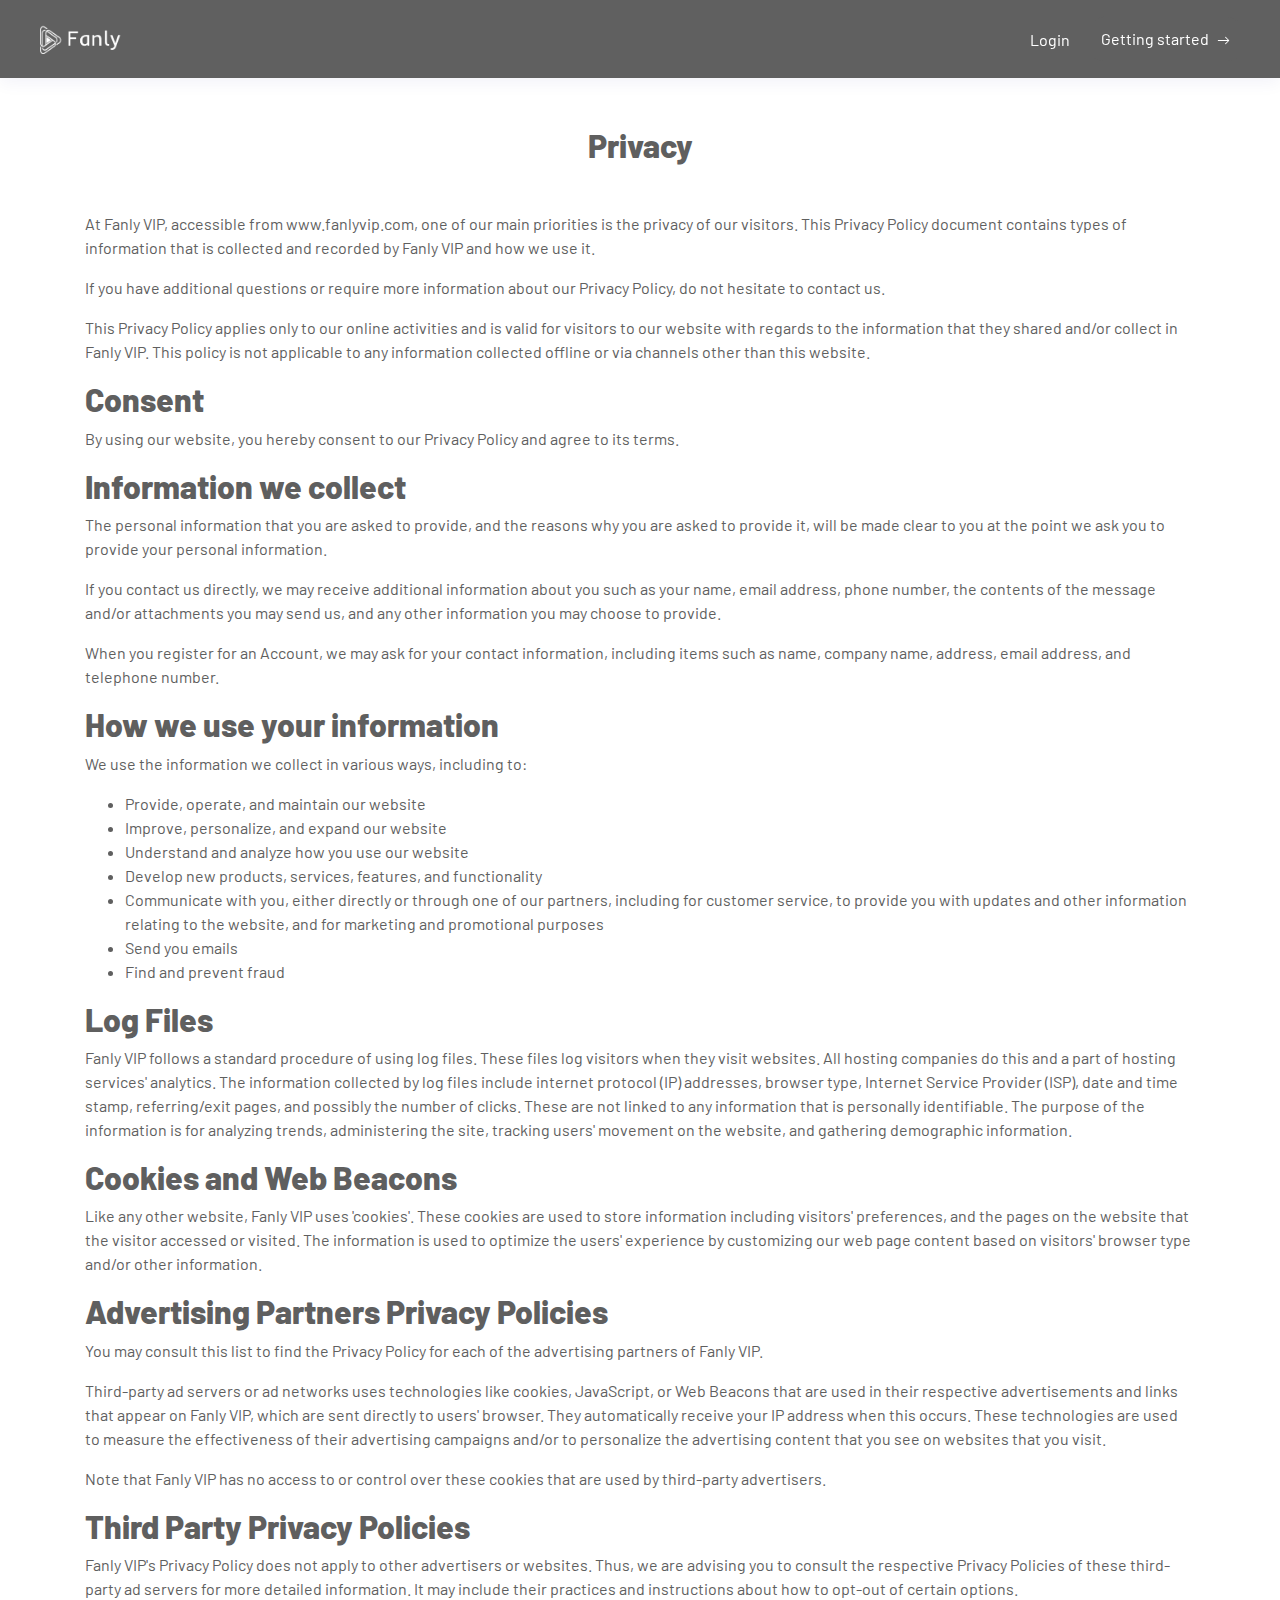
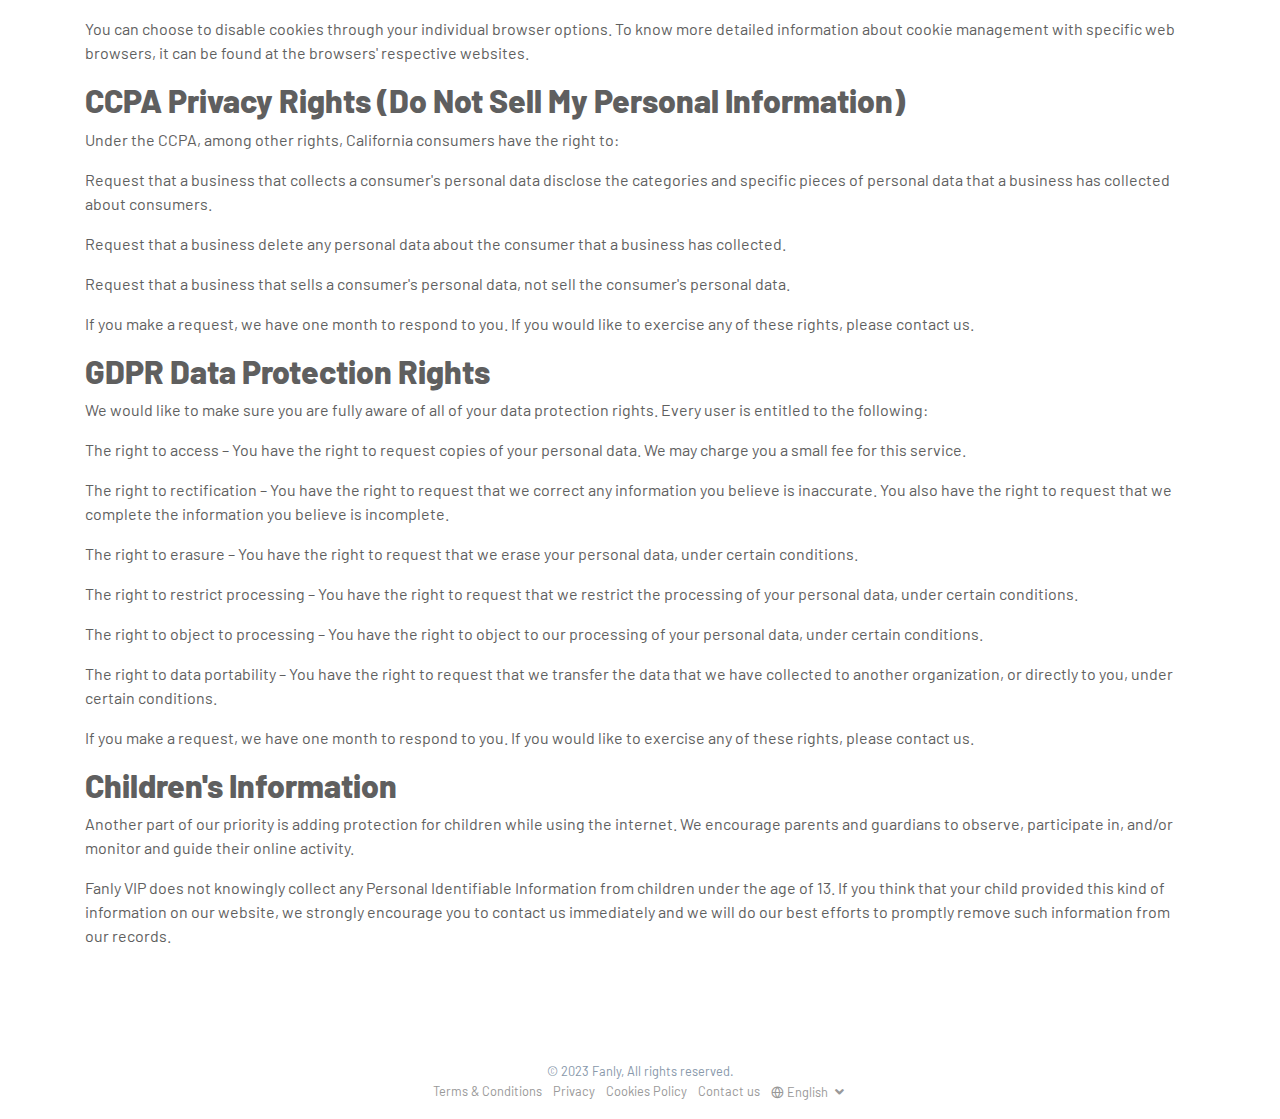
<file: p/privacy.html>
<!DOCTYPE html>
<html lang="en">


<!-- Mirrored from fanlyvip.io/p/privacy by HTTrack Website Copier/3.x [XR&CO'2014], Mon, 09 Jan 2023 21:07:36 GMT -->
<!-- Added by HTTrack --><meta http-equiv="content-type" content="text/html;charset=UTF-8" /><!-- /Added by HTTrack -->
<head>
  <meta charset="utf-8">
  <meta name="viewport" content="width=device-width, initial-scale=1, shrink-to-fit=no">
  <!-- CSRF Token -->
  <meta name="csrf-token" content="4025kk3P5U6IxXTqK2PggWsnJut77xLoXgIdIihC">
  <meta name="description" content="Lorem ipsum dolor sit amet, consectetur adipiscing elit. Integer ut tortor rutrum massa efficitur tincidunt vel nec lacus. Curabitur porta aliquet diam, eu gravida neque lacinia.">
  <meta name="keywords" content="donations,support,creators,sponzy,subscription,content" />
  <meta name="theme-color" content="#606060">
  <title> Privacy - Fanly - Support Creators Content</title>
  <!-- Favicon -->
  <link href="../public/img/favicon-1669150391.png" rel="icon">

  <link href="../public/css/core.minb06a.css?v=4.5" rel="stylesheet">
<link href="../public/css/feather.css" rel="stylesheet">
<link href="../public/css/bootstrap-iconsb06a.css?v=4.5" rel="stylesheet">
<link href="../public/css/icomoon.css" rel="stylesheet">

<link href="../public/css/bootstrap.min.css" rel="stylesheet">

<link href="../public/css/stylesb06a.css?v=4.5" rel="stylesheet">
<link href="../public/js/plyr/plyrb06a.css?v=4.5" rel="stylesheet" type="text/css" />


<script type="text/javascript">
// Global variables
  var URL_BASE = "../index.html";
  var lang = 'en';
  var _title = ' Privacy - Fanly - Support Creators Content';
  var session_status = "off";
  var totalPosts =  0 ;
  var ReadMore = "View all";
  var copiedSuccess = "Link successfully copied.";
  var copied = "Copied!";
  var copy_link = "Copy link";
  var loading = "Loading...";
  var please_wait = "Please wait...";
  var error_occurred = "Error occurred";
  var error_oops = "Oops...";
  var error_reload_page = "Oops...Error occurred, please reload the page";
  var ok = "Ok";
  var user_count_carousel =  0 ;
  var no_results_found = "No results have been found";
  var no_results = "No results";
  var no_one_seen_story_yet =  "No one has seen your story yet";
  var is_profile = false;
  var error_scrollelement = false;
  var captcha = false;
  var alert_adult = false;
  var error_internet_disconnected = "The connection has been lost";
  var announcement_cookie = "q1aoPc21ENgS2l2Ca3bM";
  var resend_code = "Resend code";
  var resending_code = "Resending code...";
  var query = "";
  var sortBy = "";
  var login_continue = "Login to continue";
  var register = "Sign up";
  var login_with = "Login with";
  var sign_up_with = "Sign up with";
</script>

<style type="text/css">

  footer.admin-footer.px-4.py-3.bg-white.shadow-custom {
    display: none;
}


.mb-2.w-100 {
    display: none;
}


.bg-gradient {
  background: url('../public/img/bg-gradient.jpg');
  background-size: cover;
}

a.social-share i {color: #797979; font-size: 32px;}
a:hover.social-share { text-decoration: none; }
.btn-whatsapp {color: #50b154 !important;}
.close-inherit {color: inherit !important;}
.btn-twitter { background-color: #1da1f2;  color:#fff !important;}

@media (max-width: 991px) {
  .navbar-user-mobile {
    font-size: 20px;
  }
}
.or {
display:flex;
justify-content:center;
align-items: center;
color:grey;
}

.or:after,
.or:before {
  content: "";
  display: block;
  background: #adb5bd;
  width: 50%;
  height:1px;
  margin: 0 10px;
}

.icon-navbar { font-size: 22px; vertical-align: bottom;  }

.btn, .sa-button-container button {border-radius: 50rem!important;}

.navbar_background_color { background-color: #606060 !important; }
.link-scroll a.nav-link:not(.btn), .navbar-toggler:not(.text-white) { color: #ffffff !important; }

@media (max-width: 991px) {
  .navbar .navbar-collapse, .dd-menu-user, .dropdown-item.balance:hover
  { background-color: #606060 !important; color: #ffffff !important; }
  .navbar-collapse .navbar-toggler span { background-color: #ffffff !important; }
  .dropdown-divider { border-top-color: #606060 !important;}
  }

.footer_background_color { background-color: #606060 !important; }
.footer_text_color, .link-footer:not(.footer-tiny) { color: #ffffff; }


:root {
  --plyr-color-main: #606060;
}
:root {
  --swiper-theme-color: #606060;
}
:root {
  --color-media-wrapper:  #454545 ;
  --color-pulse-media-wrapper:  #373737 ;
}

.plyr--video.plyr--stopped .plyr__controls {display: none;}

@media (min-width: 767px) {
  .login-btn { padding-top: 12px !important;}
}

::selection{ background-color: #606060; color: white; }
::moz-selection{ background-color: #606060; color: white; }
::webkit-selection{ background-color: #606060; color: white; }

body a,
a:hover,
a:focus,
a.page-link,
.btn-outline-primary,
.btn-link {
    color: #606060;
}
.text-primary {
    color: #606060!important;
}

a.text-primary.btnBookmark:hover, a.text-primary.btnBookmark:focus {
  color: #606060!important;
}
.dropdown-menu {
  font-size: 16px !important;
  line-height: normal !important;
  padding: .5rem !important;
}
.dropdown-item {
  border-radius: 5px;
}
.btn-primary:not(:disabled):not(.disabled).active,
.btn-primary:not(:disabled):not(.disabled):active,
.show>.btn-primary.dropdown-toggle,
.btn-primary:hover,
.btn-primary:focus,
.btn-primary:active,
.btn-primary,
.btn-primary.disabled,
.btn-primary:disabled,
.custom-checkbox .custom-control-input:checked ~ .custom-control-label::before,
.page-item.active .page-link,
.page-link:hover,
.owl-theme .owl-dots .owl-dot span,
.owl-theme .owl-dots .owl-dot.active span,
.owl-theme .owl-dots .owl-dot:hover span
 {
    background-color: #606060;
    border-color: #606060;
}
.bg-primary,
.dropdown-item:focus,
.dropdown-item:hover,
.dropdown-item.active,
.dropdown-item:active,
.tooltip-inner,
.custom-range::-webkit-slider-thumb,
.custom-range::-webkit-slider-thumb:active {
    background-color: #606060!important;
}

.custom-range::-moz-range-thumb:active,
.custom-range::-ms-thumb:active {
  background-color: #606060!important;
}

.custom-checkbox .custom-control-input:indeterminate ~ .custom-control-label::before,
.custom-control-input:focus:not(:checked) ~ .custom-control-label::before,
.btn-outline-primary {
  border-color: #606060;
}
.custom-control-input:not(:disabled):active~.custom-control-label::before,
.custom-control-input:checked~.custom-control-label::before,
.btn-outline-primary:hover,
.btn-outline-primary:focus,
.btn-outline-primary:not(:disabled):not(.disabled):active,
.list-group-item.active,
.btn-outline-primary:not(:disabled):not(.disabled).active,
.badge-primary {
    color: #fff;
    background-color: #606060;
    border-color: #606060;
}
.popover .arrow::before { border-top-color: rgba(0,0,0,.35) !important; }
.bs-tooltip-bottom .arrow::before {
  border-bottom-color: #606060!important;
}
.arrow::before {
  border-top-color: #606060!important;
}
.nav-profile li.active {
  border-bottom: 3px solid #606060 !important;
}
.button-avatar-upload {left: 0;}
input[type='file'] {overflow: hidden;}
.badge-free { top: 10px; right: 10px; background: rgb(0 0 0 / 65%); color: #fff; font-size: 12px;}

.btn-facebook, .btn-twitter, .btn-google {position: relative;}
.btn-facebook i, .btn-twitter i  {
  position: absolute;
    left: 10px;
    bottom: 14px;
    width: 36px;
}

.btn-google img  {
  position: absolute;
    left: 18px;
    bottom: 12px;
    width: 18px;
}

.button-search {top: 0;}

@media (min-width: 768px) {
  .pace {display:none !important;}
}

@media (min-width: 992px) {
  .menuMobile {display:none !important;}
}

.pace{-webkit-pointer-events:none;pointer-events:none;-webkit-user-select:none;-moz-user-select:none;user-select:none}
.pace-inactive{display:none}
.pace .pace-progress{background:#606060;position:fixed;z-index:2000;top:0;right:100%;width:100%;height:3px}

.menuMobile {
  position: fixed;
  bottom: 0;
  left: 0;
  z-index: 1040;
  
}
.btn-mobile {border-radius: 25px;
  }
.btn-mobile:hover {
    background-color: rgb(243 243 243 / 26%);
    text-decoration: none !important;
    -webkit-transition: all 200ms linear;
    -moz-transition: all 200ms linear;
    -o-transition: all 200ms linear;
    -ms-transition: all 200ms linear;
    transition: all 200ms linear;
}

@media (max-width: 991px) {
  .navbar .navbar-collapse {
    width: 300px !important;
    box-shadow: 5px 0px 8px #000;
  }

  .card-profile {width: 100% !important; text-align: center;}
  .section-msg {padding: 0 !important;}
  .text-center-sm { text-align: center !important;}

  #navbarUserHome { position: initial !important;}

  .notify {
    top: 5px !important;
    right: 5px !important;
  }

  }
.sidebar-overlay #mobileMenuOverlay {
    position: fixed;
    width: 100%;
    height: 100%;
    background: rgba(0, 0, 0, 0.8);
    z-index: 101;
    -webkit-transition: all .9s;
    -moz-transition: all .8s;
    -ms-transition: all .8s;
    -o-transition: all .8s;
    transition: all .8s;
    transition-delay: .35s;
    left: 0;
}
.noti_notifications, .noti_msg {display: none;}

.link-menu-mobile {border-radius: 6px;}
.link-menu-mobile:hover:not(.balance) {
  background: rgb(242 242 242 / 40%);
}
a.link-border {text-decoration: none;}
@media (max-width: 479px) {
  .card-border-0 {
    border-right: 0 !important;
    border-left: 0 !important;
    border-radius: 0 !important;
  }
  .card.rounded-large {
    border-radius: 0 !important;
  }
  .wrap-post {padding: 0 !important;}
}

@media (min-width: 576px) {
  .modal-login {
      max-width: 415px;
  }
}
.toggleComments { cursor: pointer;}
.blocked {left: 0; top: 0;}
.card-settings > .list-group-flush>.list-group-item {border-width: 0 0 0px !important;}
.btn-active-hover {background-color: #f3f3f3;}

/* Chrome, Safari, Edge, Opera */
input::-webkit-outer-spin-button,
input::-webkit-inner-spin-button {
  -webkit-appearance: none;
  margin: 0;
}

/* Firefox */
input[type=number] {
  -moz-appearance: textfield;
}
.container-msg {position: relative; overflow: auto; overflow-x: hidden; flex: 2; -webkit-box-flex: 2;}
.section-msg {
    display: -webkit-box;
    display: -ms-flexbox;
    display: flex;
    -webkit-box-flex: 1;
    -ms-flex-positive: 1;
    flex-grow: 1;
    -webkit-box-orient: vertical;
    -webkit-box-direction: normal;
    -ms-flex-flow: column;
    flex-flow: column;
    min-width: 0;
    width: 100%;
}
.container-media-msg {max-width: 100%;max-height: 100%;}
.container-media-img {max-width: 100%;}
.rounded-top-right-0 {border-top-right-radius: 0 !important;}
.rounded-top-left-0{border-top-left-radius: 0 !important;}
.custom-rounded {border-radius: 10px;}
.card-profile {width: 75%;}
.fancybox-button {background: none !important;}
.modal-open .modal,
.sweet-overlay {
  backdrop-filter: blur(10px);
  -webkit-backdrop-filter: blur(10px);
}
.pulse-btn:active > i,
.pulse-btn:active > svg {
  animation-duration: 600ms;
  animation-name: pulse-animation;
  animation-timing-function: ease-in;
  -webkit-transition: all .1s;
    transition: all .1s;
}
@keyframes  pulse-animation{
  0% { transform:scale(1.2); }
  100% { transform:scale(0); }
}
.post-image {
  max-height: 600px;
  object-fit: cover;
  object-position: 100% center;
}
@media (max-width: 600px) {
  .post-image {
      max-height: 90vw;
  }
}
.swiper-container {
  width: 100%;
}
.font-14 {
  font-size: 14px;
}
.card-user-profile {
  border-radius: .50rem!important;
}
.card-user-profile > .card-cover {
  border-top-left-radius: .50rem!important;
  border-top-right-radius: .50rem!important;
}
.btn-arrow-expand[aria-expanded='true'] > i.fa-chevron-down:before {
    transform: rotate(180deg);
    content: "\f077";
}

.btn-menu-expand[aria-expanded='true'] > i.fa-bars:before {
    content: "\f00d";
}
.wrapper-msg-right {
  float: initial;
  margin-right: auto;
  max-width: 500px;
}
.wrapper-msg-left {
  float: initial;
  margin-left: auto;
  max-width: 500px;
}
.post-img-grid {
  position: absolute;
  display: block;
  left: 0;
  right: 0;
  top: 0;
  bottom: 0;
  width: 100%;
  height: 100%;
  opacity: 0;
}
@keyframes  placeHolderShimmer {
  0% {
    background-position: -150px 0;
  }
  100% {
    background-position: 150px 0;
  }
}
.media-wrapper {
  background-color: var(--color-media-wrapper);
  animation-name: pulse;
  animation-duration: 2s;
  animation-iteration-count: infinite;
  position: relative;
}

@keyframes  pulse {
  0% {
    background-color: var(--color-media-wrapper);
  }
  50% {
    background-color: var(--color-pulse-media-wrapper);
  }
  100 {
    background-color: var(--color-media-wrapper);
  }
}
/* ----- MEDIA GRID 1 ------- */
.media-grid-1 .media-wrapper {
  position: relative;
  padding-top: 60%;
  width: 100%;
  overflow: hidden;
  background-size: cover;
  background-position: center;
  cursor: pointer;
  border-radius: 6px;
  -webkit-border-radius: 6px;
  -o-border-radius: 6px;
  -ms-border-radius: 6px;
  display: block;
}

/* ----- MEDIA GRID 2 ------- */
.media-grid-2 {
  position: relative;
  width: 100%;
  display: flex;
  display: -webkit-flex;
}

.media-grid-2 .media-wrapper {
  position: relative;
  padding-top: 45%;
  width: 50%;
  overflow: hidden;
  background-size: cover;
  background-position: center;
  cursor: pointer;
}
.media-grid-2 .media-wrapper:nth-child(1),
.media-grid-3 .media-wrapper:nth-child(1) {
  border-bottom-left-radius: 6px;
  -webkit-border-bottom-left-radius: 6px;
  -o-border-bottom-left-radius: 6px;
  -ms-border-bottom-left-radius: 6px;
  border-top-left-radius: 6px;
  -webkit-border-top-left-radius: 6px;
  -o-border-top-left-radius: 6px;
  -ms-border-top-left-radius: 6px;
}

.media-grid-2 .media-wrapper:nth-child(2) {
  border-bottom-right-radius: 6px;
  -webkit-border-bottom-right-radius: 6px;
  -o-border-bottom-right-radius: 6px;
  -ms-border-bottom-right-radius: 6px;
  border-top-right-radius: 6px;
  -webkit-border-top-right-radius: 6px;
  -o-border-top-right-radius: 6px;
  -ms-border-top-right-radius: 6px;
}

.media-grid-2 .media-wrapper:nth-child(2) {
  margin-left: 3px;
}
.media-grid-1,
.media-grid-3,
.media-grid-4,
.media-grid-5 {
  position: relative;
  width: 100%;
  display: table;
  overflow: hidden;
}
/* ----- MEDIA GRID 3 ------- */
.media-grid-3 .media-wrapper:nth-child(1) {
  position: relative;
  padding-top: 70.6%;
  width: calc(50% / 1 - 0px);
  overflow: hidden;
  background-size: cover;
  background-position: center;
  cursor: pointer;
  float: left;
}
.media-grid-3 .media-wrapper:nth-child(2) {
  position: relative;
  padding-top: 35%;
  width: calc(100% / 2 - 3px);
  overflow: hidden;
  background-size: cover;
  background-position: center;
  cursor: pointer;
  float: left;
  margin-left: 3px;
  margin-bottom: 3px;
  border-top-right-radius: 6px;
  -webkit-border-top-right-radius: 6px;
  -o-border-top-right-radius: 6px;
  -ms-border-top-right-radius: 6px;
}
.media-grid-3 .media-wrapper:nth-child(3) {
  position: relative;
  padding-top: 35%;
  width: calc(100% / 2 - 3px);
  overflow: hidden;
  background-size: cover;
  background-position: center;
  cursor: pointer;
  float: left;
  margin-left: 3px;
  border-bottom-right-radius: 6px;
  -webkit-border-bottom-right-radius: 6px;
  -o-border-bottom-right-radius: 6px;
  -ms-border-bottom-right-radius: 6px;
}

/* ----- MEDIA GRID 4/5 OR MORE ------- */
.media-grid-4 .media-wrapper:nth-child(1) {
  position: relative;
  padding-top: 50%;
  width: calc(100% / 1 - 0px);
  overflow: hidden;
  background-size: cover;
  background-position: center;
  cursor: pointer;
  float: left;
  margin-bottom: 3px;
  border-top-right-radius: 6px;
  -webkit-border-top-right-radius: 6px;
  -o-border-top-right-radius: 6px;
  -ms-border-top-right-radius: 6px;
  border-top-left-radius: 6px;
  -webkit-border-top-left-radius: 6px;
  -o-border-top-left-radius: 6px;
  -ms-border-top-left-radius: 6px;
}
.media-grid-5 .media-wrapper:nth-child(1) {
  position: relative;
  padding-top: 45%;
  width: calc(100% / 2 - 3px);
  float: left;
  overflow: hidden;
  background-size: cover;
  background-position: center;
  cursor: pointer;
  margin-bottom: 3px;
  margin-right: 3px;
}
.media-grid-5 .media-wrapper:nth-child(2) {
  position: relative;
  padding-top: 45%;
  width: calc(100% / 2 - 0px);
  float: left;
  overflow: hidden;
  background-size: cover;
  background-position: center;
  cursor: pointer;
  margin-bottom: 3px;

}
.media-grid-4 .media-wrapper:nth-child(2),
.media-grid-5 .media-wrapper:nth-child(3) {
  position: relative;
  padding-top: 30.3%;
  width: calc(100% / 3 - 0px);
  overflow: hidden;
  background-size: cover;
  background-position: center;
  cursor: pointer;
  float: left;
  border-bottom-left-radius: 6px;
  -webkit-border-bottom-left-radius: 6px;
  -o-border-bottom-left-radius: 6px;
  -ms-border-bottom-left-radius: 6px;
}
.media-grid-4 .media-wrapper:nth-child(3),
.media-grid-5 .media-wrapper:nth-child(4) {
  position: relative;
  padding-top: 30.3%;
  width: calc(100% / 3 - 3px);
  overflow: hidden;
  background-size: cover;
  background-position: center;
  cursor: pointer;
  float: left;
  margin-left: 3px;
}
.media-grid-4 .media-wrapper:nth-child(4),
.media-grid-5 .media-wrapper:nth-child(5) {
  position: relative;
  padding-top: 30.3%;
  width: calc(100% / 3 - 3px);
  overflow: hidden;
  background-size: cover;
  background-position: center;
  cursor: pointer;
  float: left;
  margin-left: 3px;
  border-bottom-right-radius: 6px;
  -webkit-border-bottom-right-radius: 6px;
  -o-border-bottom-right-radius: 6px;
  -ms-border-bottom-right-radius: 6px;
}
.media-grid-4 .media-wrapper:nth-child(1),
.media-grid-4 .media-wrapper:nth-child(2),
.media-grid-4 .media-wrapper:nth-child(3),
.media-grid-4 .media-wrapper:nth-child(4) > img,
.media-grid-4 .media-wrapper:nth-child(5) > img {
  z-index: 2;
}
.wrapper-media-music {
    width: 100%;
    max-width: 500px;
    height: auto;
    border: 1px solid #DDD;
    border-radius: 6px;
}
.progress-upload-cover {
  background-color: #606060 !important;
}
.more-media {
  display: block;
  background: rgba(0,0,0,.3);
  position: absolute;
  top: 0;
  left: 0;
  width: 100%;
  height: 100%;
  z-index: 9;
}
.more-media h2 {
  line-height: 1.8;
  text-align: center;
  position: absolute;
  left: 0;
  width: 100%;
  top: 50%;
  margin-top: -30px;
  color: #fff;
  z-index: 5;
}
.container-post-media {
  position: relative;
  width: 100%;
  display: flex;
  display: -webkit-flex;
  overflow: hidden;
}
.button-play {
  cursor: pointer;
  margin: auto auto;
  width: 48px;
  height: 48px;
  position: absolute;
  top: 0;
  bottom: 0;
  left: 0;
  right: 0;
  z-index: 3;
  font-size: 28px;
  line-height: 48px;
  background-color: #606060!important;
  border-radius: 100%;
  text-align: center;
  opacity: 0.9;
}
.wrapper-msg-inbox {
  overflow: auto;
  overflow-x: hidden;
}
@media (max-width: 991px) {
  .wrapper-msg-inbox {
    padding-top: 78px !important;
    padding-bottom: 60px !important;
  }
}
.wrapper-msg-inbox::-webkit-scrollbar {
    width: 5px;
    height: 8px;
    -webkit-transition: all 0.2s ease;
  	        transition: all 0.2s ease;
}
.wrapper-msg-inbox::-webkit-scrollbar-track {
    background-color:  #ebebeb ;
    border-radius: 6px;
}
.wrapper-msg-inbox::-webkit-scrollbar-thumb {
    background-color: #ccc;
    border-radius: 6px;
}
.wrapper-msg-inbox {
  scrollbar-color: #ccc  #ebebeb ;
  scrollbar-width: 5px;
}
.msg-inbox {
  border: 0;
}
@media (min-width: 1280px) {
  .container-lg-3 {
    max-width: 1300px;
  }
}
.menu-left-home li > a {
  padding: 5px 12px;
  display: block;
  font-size: 19px;
  text-decoration: none;
  margin-bottom: 8px;
  border-radius: 20px;
  color: #8a96a3;
  -webkit-transition: all 200ms linear;
  -moz-transition: all 200ms linear;
  -o-transition: all 200ms linear;
  -ms-transition: all 200ms linear;
  transition: all 200ms linear;
}
.menu-left-home li > a:hover,
.menu-left-home li > a.active {
  background-color: #606060;
  color: white;
}
.sticky-top {
    top: 90px;
}
.btn-category {
  width: 100%;
  text-align: left;
}
.category-filter {
  padding: 10px 15px;
  display: block;
  font-weight: bold;
}
.text-red {
  color: #F00;
}
.text-orange {
  color: #ff3507;
}
.img-vertical-lg {
  padding-top: 80% !important;
  max-width: 300px;
}
.wrapper-msg-left .img-vertical-lg {
  float:right;
}
.wrapper-msg-right .img-vertical-lg {
  float:left;
}
.button-white-sm {
  padding: 4px 15px;
  border: 1px solid #ccc;
  border-radius: 20px;
  text-align: center;
  font-size: 14px;
  color:  #333 ;
  display: inline-block;
  vertical-align: middle;
}
a:hover.button-white-sm {
  text-decoration: none;
  border-color: #606060;
  background-color: #606060;
  color: white;
  -webkit-transition: all 200ms linear;
  -moz-transition: all 200ms linear;
  -o-transition: all 200ms linear;
  -ms-transition: all 200ms linear;
  transition: all 200ms linear;
}
.msg-inbox .active .verified {
  color: #FFF !important;
}
select[multiple] {
  visibility: hidden;
}
.select2-container
.select2-selection--multiple {
  min-height: 47px !important;
}

.select2-container--default
.select2-selection--multiple {
  border-left-width: 0 !important;
  border-bottom-left-radius: 0 !important;
  border-top-left-radius: 0 !important;

  background-color:  #fff !important ;
  border-color:  #cad1d7 !important ;
}

.select2-hidden-accessible {
  position: absolute !important;
}
.select2-container--default
.select2-selection--multiple
.select2-selection__choice {
  background-color: var(--plyr-color-main) !important;
  border: 1px solid var(--plyr-color-main) !important;
  color: #fff !important;
  padding: 4px 10px !important;
}
.select2-results__option {
  color: #333;
}
.select2-container
.select2-search--inline
.select2-search__field {
  margin-top: 10px !important;
}
.announcements a {
  text-decoration: none;
  border-bottom: 1px solid;
  color: #fff;
}
.unread-chat {
  background-color: #f8f9fa;
}
.glightbox-open {
	height: auto !important;
}
.txt-black {color: #241e12;}
.p-bottom-8 {padding-bottom: 8px;}
.pinned-post {border-color:#606060 !important;}
.post-pending {
  border-color:#ff9800 !important;
}
.table-striped tbody tr:nth-of-type(odd) {background-color: rgba(0,0,0,.03);}


@media (max-width: 991px) {
  .w-100-mobile {
    width: 100% !important;
  }
}
.button-like-live {
  font-size: 25px;
}
@media (max-width: 767px) {

  .wrapper-live-chat  {
    background-color: transparent !important;
    position: absolute !important;
    padding: 0 !important;
    z-index: 200 !important;
    max-height: 250px !important;
    bottom: 0;
    left: 0;
    -webkit-mask-image: linear-gradient(transparent 0%, rgba(50, 50, 50, 1.0) 20%);
  }
  .wrapper-live-chat > .card,
  #commentLive {
    background-color: transparent !important;
    color: #FFF;
  }
  .titleChat {
    display: none !important;
  }
  #allComments {
    padding-top: 20px !important;
  }
  .live-blocked {
    background-color: rgba(255, 255, 255, 0.1) !important;
  }
  li.chatlist {
    color: #FFF !important;
    font-size: 14px;
    text-shadow: 0 1px 2px #000;
  }
  .wrapper-live-chat .content {
    padding-bottom: 0 !important;
    padding-top: 0 !important;
  }
  .wrapper-live-chat .card-footer {
    border: 0 !important;
  }
  .buttons-live {
    color: #FFF !important;
  }
  .buttons-live:hover {
    background-color: transparent !important;
  }
  #commentLive::placeholder {
    color: #FFF !important;
    opacity: 1;
  }
  #commentLive::-moz-placeholder {
    color: #FFF !important;
    opacity: 1;
  }
  #commentLive::-ms-input-placeholder {
    color: #FFF !important;
    opacity: 1;
  }
  #commentLive:-ms-input-placeholder {
    color: #FFF !important;
    opacity: 1;
  }
  #commentLive::-webkit-input-placeholder {
    color: #FFF !important;
    opacity: 1;
  }
  input#commentLive {
    border: 1px solid #FFF !important;
    border-radius: 60px;
  }
  .offline-live { display: none;}
}/* End max-width 767 */

.tipped-live {
  font-size: 14px;
  text-shadow: 0 1px 4px #4b4b4b;
}
.live_offline::before {
  top: 0;
  left: 0;
  right: 0;
  bottom: 0;
  backdrop-filter: blur(15px);
  -webkit-backdrop-filter: blur(15px);
  content: "";
  z-index: 1;
  position: absolute;
}
.live_offline::after {
  top: 0;
  left: 0;
  right: 0;
  bottom: 0;
  content: "";
  z-index: 1;
  position: absolute;
  background-color: rgba(50, 50, 50, 0.8);
}
.text-content-live {
  position: relative;
  color: #FFF;
  z-index: 2 !important;
}
#full-screen-video {
  position: relative;
  width: 100%;
  height: 100%;
}
.liveContainer {
  background-color: #000;
}
.live-top-menu {
  width: 100%;
  padding: 1rem!important;
  position: absolute;
  top: 0;
  right: 0;
  z-index: 200;
}
@keyframes  pulse-live {
  0% {
    background-color: #ff0000;
  }
  50% {
    background-color: #ff0000b0;
  }
  100 {
    background-color: #ff0000;
  }
}
.live {
  color: #fff;
  border-color: #ff0000;
  background-color: #ff0000;
  padding: 5px 15px;
  border-radius: 4px;
  display: inline-block;
  vertical-align: text-top;
  font-weight: bold;
  animation-name: pulse-live;
  animation-duration: 2s;
  animation-iteration-count: infinite;
}
.live-views {
  color: #fff;
  border-color: #000000;
  background-color: #0000007a;
  padding: 5px 15px;
  border-radius: 4px;
  display: inline-block;
  vertical-align: text-top;
  font-weight: bold;
}
.close-live,
.exit-live,
.live-options {
  color: #FFF;
  font-size: 22px;
  vertical-align: bottom;
  cursor: pointer;
}
.text-shadow-sm {
  text-shadow: 0 1px 0px #000;
}
.div-flex {
  flex: 1 1 auto;
  position: relative;
  min-height: 12px;
}
.chat-msg {
  flex: 1 1 auto;
  display: flex;
  flex-direction: column;
}
.menu-options-live a {
  cursor: pointer;
}
.avatar-wrap-live {
  width: 150px;
  height: 150px;
  border-radius: 50%;
  margin: 0 auto;
  background-color: #FFF;
  margin-bottom: 15px;
}
.video-poster-html {
  position:absolute;
  right: 0;
  top: 0;
  min-width: 100%;
  max-width: 100%;
  height: 100%;
  width: auto;
  z-index: 2;
  margin: 0 auto;
  object-fit: cover;
}
.wrapper-live {
  position: relative;
  max-width: 100px;
  margin: auto;
}
@keyframes  pulseLive {
  0% {
    opacity: 0.1;
    transform: scale(1.05);
  }
  50% {
    opacity: 1;
    transform: scale(1.15);
  }
  100% {
    opacity: 0.1;
    transform: scale(1.3);
  }
}
.live-pulse {
  top: 0;
  left: 0;
  right: 0;
  bottom: 0;
  position: absolute;
  border: 3px solid #ff0000;
  z-index: 1;
  border-radius: 50%;
}
.live-pulse::after,
.live-pulse::before {
  width: 100%;
  border: 2px solid #ff0000 !important;
  height: 100%;
  content: "";
  display: block;
  z-index: 2;
  position: absolute;
  border-radius: 50%;
  animation-name: pulseLive;
  animation-duration: 1.6s;
  animation-iteration-count: infinite;
  animation-timing-function: ease-in-out;
}
.live-pulse::after {
  animation-delay: .5s;
}
.live-span {
  width: 39px;
  left: 0;
  right: 0;
  bottom: -10px;
  height: 17px;
  border-radius: 3px;
  text-transform: uppercase;
  justify-content: center;
  background-color: #ff0000;
  margin: auto;
  display: flex;
  z-index: 2;
  position: absolute;
  font-size: 8px;
  text-align: center;
  align-items: center;
  font-weight: 900;
  color: #FFF;
}
.button-like-live .bi-heart-fill {
  color: #F00 !important;
}
.avatar-live {
  border: 2px solid #f00;
}
.liveLink {cursor: pointer;}
.icon-wrap {
  position: absolute;
  top: -30px;
  right: 10px;
  z-index: 0;
  font-size: 115px;
  color: rgba(0,0,0,0.10);
  transform: rotate(20deg);
}
.inner-wrap {
  position: relative;
  z-index: 1;
}
.fee-wrap {
  padding: 5px 10px;
  border: 1px dashed #ccc;
  border-radius: 6px;
}
.btn-arrow-expand-bi[aria-expanded='true'] .bi-chevron-down::before {
  transform: rotate(180deg);
}
.transition-icon::before {
  -moz-transition: all 0.3s ease;
  -webkit-transition: all 0.3s ease;
  transition: all 0.3s ease;
}
.limitLiveStreaming {
  position: absolute;
  top: 45px;
  left: 65px;
}
.subscriptionDiscount {
  font-size: 14px;
  padding: 2px 20px;
  border: 1px dashed;
  border-radius: 50px;
  margin-top: 5px;
  margin-bottom: 5px;
  display: inline-block;
}
.border-dashed-radius {
  border: 1px dashed #a7a7a7;
  border-radius: 10px;
}
.list-taxes:last-child {
  border-bottom: 0 !important;
  border-radius: inherit;
}
.search-bar {
  border-radius: 60px;
  padding: 12px 20px !important;
  height: 40px !important;
  background-color: #f6f6f6;
  border: 1px solid transparent !important;
}
.search-bar:focus {
  border: 1px solid #ced4da !important;
  -moz-transition: all 0.3s ease;
  -webkit-transition: all 0.3s ease;
  transition: all 0.3s ease;
}

.count-previews {
  position: absolute;
  right: 10px;
  top: 10px;
  padding: 8px 6px;
  background: #0000009e;
  border-radius: 6px;
  color: #fff;
  font-size: 12px;
}
a.link-shop,
a.choose-type-sale {
  color: inherit;
  text-decoration: none;
}
a:hover.choose-type-sale {
  border-color: #606060;
}
.text-truncate-2 {
  word-wrap: break-word;
  -webkit-line-clamp: 2;
  -webkit-box-orient: vertical;
  white-space: pre-wrap;
  white-space: -moz-pre-wrap;
  white-space: -pre-wrap;
  white-space: -o-pre-wrap;
  word-break: break-word;
  text-align: left;
  display: -webkit-box;
  line-height: normal;
  height: auto;
  overflow: hidden;
  text-overflow: ellipsis;
}
.price-shop {
  position: absolute;
  right: 10px;
  bottom: 10px;
  padding: 8px 6px;
  background: #606060;
  border-radius: 6px;
  color: #fff;
  font-size: 18px;
  font-weight: bold;
}
.rounded-large {
  border-radius: 15px!important;
}
.shadow-large {
    box-shadow: 0 8px 30px rgba(0,0,0,.05)!important;
}
.buttons-mobile-nav {
  position: absolute;
  right: 10px;
  top: 10px;
}
.btn-mobile-nav {
  }
.btn-mobile-nav:hover {
  text-decoration: none !important;
}

.modal-content,
.modal-content > .modal-body > .card {
  border-radius: 0.8rem;
}

.btn-arrow::after {
    font-family: "bootstrap-icons";
    display: inline-block;
    padding-left: 5px;
    content: "\f138";
    transition: transform 0.3s ease-out;
    vertical-align: middle;

}
.btn-arrow-sm::after {
  font-size: 13px;
}
.btn-arrow:hover::after {
    transform: translateX(4px);
}
.btn-search {
    color: #c3c3c3;
    background: none;
    position: absolute;
    left: 0;
    outline: none;
    border: none;
    width: 50px;
    text-align: center;
    bottom: 20%;
}
.custom-select {
    white-space: nowrap;
    text-overflow: ellipsis;
    overflow: hidden;
}
.ui-widget-content {
  padding: 10px;
  border: 0 !important;
  border-bottom-left-radius: 6px;
  border-bottom-right-radius: 6px;
  box-shadow: rgb(101 119 134 / 20%) 0px 0px 15px, rgb(101 119 134 / 15%) 0px 0px 3px 1px;
}
.ui-state-active,
.ui-widget-content
.ui-state-active {
    width: 100%;
    display: block;
    border: 0 !important; 
    background: #efefef;
    color: #333;
    text-decoration: none;
    margin: 0;
    border-radius: 6px;
  }
.ui-menu .ui-menu-item-wrapper {
  width: 100%;
  display: block;
}
.ui-menu.ui-menu-item:not(:last-child) {
  margin-bottom: 10px;
}
.ui-widget {
  font-size: 15px;
}
.btn-sm-custom {
  font-size: .875rem;
  line-height: 1.5;
  padding: 0.25rem 0.5rem;
}
.dropdown-item {
  padding: 0.3rem 1.5rem;
}
.triggerEmoji {
  font-size: 20px;
  position: absolute;
  right: 0;
  top: 40%;
  cursor: pointer;
}
.triggerEmojiPost {
  font-size: 20px;
  position: absolute;
  right: 0;
  top: 0px;
  cursor: pointer;
}
.emoji {
  font-size: 26px;
  line-height: 32px;
  padding: 5px 8px;
  display: block;
  cursor: pointer;
  margin-bottom: 2px;
}
.dropdown-emoji {
  width: 350px;
  max-width: 350px;
  max-height: 300px;
  overflow: auto scroll;
}
.type-item {
  position: absolute;
  top: 10px;
  left: 10px;
  z-index: 2;
  background-color: #0000008c;
  font-size: 13px;
  color: #fff;
}
.font-13 {
  font-size: 13px;
}

.custom-scrollbar::-webkit-scrollbar {
    width: 5px;
    height: 8px;
    -webkit-transition: all 0.2s ease;
  	        transition: all 0.2s ease;
}
.custom-scrollbar::-webkit-scrollbar-track {
    background-color:  #ebebeb ;
    border-radius: 6px;
}
.custom-scrollbar::-webkit-scrollbar-thumb {
    background-color: #ccc;
    border-radius: 6px;
}
.custom-scrollbar {
  scrollbar-color: #ccc  #ebebeb ;
  scrollbar-width: 5px;
}
.icon--dashboard {
    color: rgb(0 0 0 / 2%) !important;
    transform: none !important;
}
.text-revenue {
  position: relative;
  z-index: 10;
}
.quality-video {
  padding: 2px 4px;
  background-color: #fff;
  color: #000;
  border-radius: 3px;
  margin: 0 5px;
  font-weight: bold;
}
.line-replies {
  align-items: stretch;
  border: 0;
  border-bottom: 1px solid #606060;
  box-sizing: border-box;
  display: inline-block;
  flex-direction: column;
  flex-shrink: 0;
  font: inherit;
  font-size: 100%;
  height: 0;
  margin: 0;
  margin-right: 16px;
  padding: 0;
  position: relative;
  vertical-align: middle;
  width: 24px;
}
.mr-14px {
    margin-right: 14px;
}
.dot-item:not(:last-child):after {
   font-family: "bootstrap-icons";
    content: "\F309";
    margin-left: 6px;
    color: inherit;
    vertical-align: middle;
}
.add-story {
  max-height: 160px;
  max-width: 110px;
  width: 25vw;
  border-radius: 5px;
  display: inline-block;
  margin: 0 6px;
  vertical-align: top;
}
.item-add-story {
  text-decoration: none;
  text-align: left;
  color: #fff;
  position: relative;
  max-height: 160px;
  display: block;
}
.add-story-preview {
  display: block;
  box-sizing: border-box;
  font-size: 0;
  max-height: 160px;
  height: 48vw;
  overflow: hidden;
  transition: transform .2s;
}
.add-story-preview img {
  display: block;
  box-sizing: border-box;
  height: 100%;
  width: 100%;
  background-size: cover;
  background-position: 50%;
  object-fit: cover;
  border-radius: 5px;
  position: absolute;
}
.item-add-story > .info {
  top: auto;
  height: auto;
  box-sizing: border-box;
  position: absolute;
  left: 0;
  right: 0;
  bottom: 0;
  padding: 6px;
  font-weight: 700;
  font-size: 12px;
  text-shadow: 1px 1px 1px rgb(0 0 0 / 35%), 1px 0 1px rgb(0 0 0 / 35%);
  display: inline-block;
  margin-top: 0.5em;
  line-height: 1.2em;
  width: 100%;
  overflow: hidden;
  text-overflow: ellipsis;
  border-bottom-left-radius: 5px;
  border-bottom-right-radius: 5px;
  z-index: 10;
}
.item-add-story > .info > .name {
  font-weight: 500;
}
.delete-history {
  position: absolute;
  top: 5px;
  right: 5px;
  padding: 2px 6px;
  background-color: #00000096!important;
  color: #fff;
  z-index: 2;
  border-radius: 6px;
  z-index: 10;
}
.bg-dark-transparent {
  background-color: #00000096!important;
}
.storyBackgrounds, .fontColor {
  width: 30px;
  height: 30px;
  object-fit: cover;
  border-radius: 50px;
  cursor: pointer;
  display: inline-block;
}
.storyBackgrounds.active,
.storyBg:first-child,
.fontColor.active {
  border: 1px solid #fff;
  box-shadow: 0 0 0 3px #606060;
}
.fontColor-white {background-color: #fff;}
.fontColor-black {background-color: #000;}
.bg-current {
  border-radius: 10px;
  height: 700px;
}
.bg-inside {
  position: relative;
  overflow: auto;
  overflow-x: hidden;
  flex: 2;
  -webkit-box-flex: 2;
  border-radius: 10px;
  max-width: 400px;
  height: 650px;
}
.text-story {
  font-size: 24px;
  font-family: Arial;
  word-break: break-word;
  font-weight: bold;
  color: #fff;
}
.modalStoryViews {
  max-height: 400px;
}
.modal-text-story {
  color: #fff;
  position: absolute;
  top: 50%;
  left: 50%;
  z-index: 100;
  transform: translate(-50%, -50%);
  font-size: 24px;
  font-family: Arial;
  word-break: break-word;
  white-space: break-spaces;
  font-weight: bold;
  width: 45vh;
  text-align: center;
}
.text-story-preview {
    color: #fff;
    position: absolute;
    top: 50%;
    left: 50%;
    z-index: 100;
    transform: translate(-50%, -50%);
    font-size: 5px;
    font-family: Arial;
    word-break: break-word;
    white-space: break-spaces;
    font-weight: bold;
    width: 10vh;
    text-align: center;
}
.profilePhoto, .info>.name {cursor: pointer;}
.profilePhoto {border-radius: 50%;}
.bg-black {background-color: #18191a!important;}
.border-2 {border: 2px solid #fff!important;}
.verified-story:after {
  font-family: "bootstrap-icons";
  display: inline-block;
  padding-left: 5px;
  content: "\F4B6";
  vertical-align: middle;
}
</style>

  
  
   <!-- Google tag (gtag.js) -->
<script async src="https://www.googletagmanager.com/gtag/js?id=G-MS2FJXE683"></script>
<script>
  window.dataLayer = window.dataLayer || [];
  function gtag(){dataLayer.push(arguments);}
  gtag('js', new Date());

  gtag('config', 'G-MS2FJXE683');
</script>
  </head>

<body>
  
  <div id="mobileMenuOverlay" data-toggle="collapse" data-target="#navbarCollapse" aria-controls="navbarCollapse" aria-expanded="false"></div>

  
  

  <div class="popout popout-error font-default"></div>

  <header>
	<nav class="navbar navbar-expand-lg navbar-inverse fixed-top p-nav  p-3    shadow-custom  navbar_background_color link-scroll ">
		<div class="container-fluid d-flex position-relative">

			
			<a class="navbar-brand" href="../index.html">
								<img src="../public/img/logo_2-1669182152.png" data-logo="logo-1669182165.png" data-logo-2="logo_2-1669182152.png" alt="Fanly" class="logo align-bottom max-w-100" />
						</a>

							<button class="navbar-toggler " type="button" data-toggle="collapse" data-target="#navbarCollapse" aria-controls="navbarCollapse" aria-expanded="false" aria-label="Toggle navigation">
					<i class="fa fa-bars"></i>
				</button>
			
			<div class="collapse navbar-collapse navbar-mobile" id="navbarCollapse">

			<div class="d-lg-none text-right pr-2 mb-2">
				<button type="button" class="navbar-toggler close-menu-mobile" data-toggle="collapse" data-target="#navbarCollapse" aria-controls="navbarCollapse" aria-expanded="false">
					<i class="bi bi-x-lg"></i>
				</button>
			</div>

			
				<ul class="navbar-nav ml-auto">
										<li class="nav-item mr-1">
						<a  data-toggle="modal" data-target="#loginFormModal"  class="nav-link login-btn " href="../login.html">
							Login
						</a>
					</li>

										<li class="nav-item">
						<a  data-toggle="modal" data-target="#loginFormModal"  class="toggleRegister nav-link btn btn-main btn-primary pr-3 pl-3 btn-arrow btn-arrow-sm" href="../signup.html">
							Getting started
						</a>
					</li>
				
			
				</ul>
			</div>
		</div>
	</nav>
</header>
  
  <main  role="main">
    <section class="section section-sm">
    <div class="container">
      <div class="row justify-content-center text-center mb-sm">
        <div class="col-lg-12 py-5">
          <h2 class="mb-0 font-montserrat">
            Privacy
          </h2>
        </div>
      </div>
      <div class="row">

        <div class="col-md-12 col-lg-12 mb-5 mb-lg-0">
          <div class="content-p">
            <p>At Fanly VIP, accessible from www.fanlyvip.com, one of our main priorities is the privacy of our visitors. This Privacy Policy document contains types of information that is collected and recorded by Fanly VIP and how we use it.</p>

<p>If you have additional questions or require more information about our Privacy Policy, do not hesitate to contact us.</p>

<p>This Privacy Policy applies only to our online activities and is valid for visitors to our website with regards to the information that they shared and/or collect in Fanly VIP. This policy is not applicable to any information collected offline or via channels other than this website.</p>

<h2>Consent</h2>

<p>By using our website, you hereby consent to our Privacy Policy and agree to its terms.</p>

<h2>Information we collect</h2>

<p>The personal information that you are asked to provide, and the reasons why you are asked to provide it, will be made clear to you at the point we ask you to provide your personal information.</p>

<p>If you contact us directly, we may receive additional information about you such as your name, email address, phone number, the contents of the message and/or attachments you may send us, and any other information you may choose to provide.</p>

<p>When you register for an Account, we may ask for your contact information, including items such as name, company name, address, email address, and telephone number.</p>

<h2>How we use your information</h2>

<p>We use the information we collect in various ways, including to:</p>

<ul>
	<li>Provide, operate, and maintain our website</li>
	<li>Improve, personalize, and expand our website</li>
	<li>Understand and analyze how you use our website</li>
	<li>Develop new products, services, features, and functionality</li>
	<li>Communicate with you, either directly or through one of our partners, including for customer service, to provide you with updates and other information relating to the website, and for marketing and promotional purposes</li>
	<li>Send you emails</li>
	<li>Find and prevent fraud</li>
</ul>

<h2>Log Files</h2>

<p>Fanly VIP follows a standard procedure of using log files. These files log visitors when they visit websites. All hosting companies do this and a part of hosting services&#39; analytics. The information collected by log files include internet protocol (IP) addresses, browser type, Internet Service Provider (ISP), date and time stamp, referring/exit pages, and possibly the number of clicks. These are not linked to any information that is personally identifiable. The purpose of the information is for analyzing trends, administering the site, tracking users&#39; movement on the website, and gathering demographic information.</p>

<h2>Cookies and Web Beacons</h2>

<p>Like any other website, Fanly VIP uses &#39;cookies&#39;. These cookies are used to store information including visitors&#39; preferences, and the pages on the website that the visitor accessed or visited. The information is used to optimize the users&#39; experience by customizing our web page content based on visitors&#39; browser type and/or other information.</p>

<h2>Advertising Partners Privacy Policies</h2>

<p>You may consult this list to find the Privacy Policy for each of the advertising partners of Fanly VIP.</p>

<p>Third-party ad servers or ad networks uses technologies like cookies, JavaScript, or Web Beacons that are used in their respective advertisements and links that appear on Fanly VIP, which are sent directly to users&#39; browser. They automatically receive your IP address when this occurs. These technologies are used to measure the effectiveness of their advertising campaigns and/or to personalize the advertising content that you see on websites that you visit.</p>

<p>Note that Fanly VIP has no access to or control over these cookies that are used by third-party advertisers.</p>

<h2>Third Party Privacy Policies</h2>

<p>Fanly VIP&#39;s Privacy Policy does not apply to other advertisers or websites. Thus, we are advising you to consult the respective Privacy Policies of these third-party ad servers for more detailed information. It may include their practices and instructions about how to opt-out of certain options.&nbsp;</p>

<p>You can choose to disable cookies through your individual browser options. To know more detailed information about cookie management with specific web browsers, it can be found at the browsers&#39; respective websites.</p>

<h2>CCPA Privacy Rights (Do Not Sell My Personal Information)</h2>

<p>Under the CCPA, among other rights, California consumers have the right to:</p>

<p>Request that a business that collects a consumer&#39;s personal data disclose the categories and specific pieces of personal data that a business has collected about consumers.</p>

<p>Request that a business delete any personal data about the consumer that a business has collected.</p>

<p>Request that a business that sells a consumer&#39;s personal data, not sell the consumer&#39;s personal data.</p>

<p>If you make a request, we have one month to respond to you. If you would like to exercise any of these rights, please contact us.</p>

<h2>GDPR Data Protection Rights</h2>

<p>We would like to make sure you are fully aware of all of your data protection rights. Every user is entitled to the following:</p>

<p>The right to access &ndash; You have the right to request copies of your personal data. We may charge you a small fee for this service.</p>

<p>The right to rectification &ndash; You have the right to request that we correct any information you believe is inaccurate. You also have the right to request that we complete the information you believe is incomplete.</p>

<p>The right to erasure &ndash; You have the right to request that we erase your personal data, under certain conditions.</p>

<p>The right to restrict processing &ndash; You have the right to request that we restrict the processing of your personal data, under certain conditions.</p>

<p>The right to object to processing &ndash; You have the right to object to our processing of your personal data, under certain conditions.</p>

<p>The right to data portability &ndash; You have the right to request that we transfer the data that we have collected to another organization, or directly to you, under certain conditions.</p>

<p>If you make a request, we have one month to respond to you. If you would like to exercise any of these rights, please contact us.</p>

<h2>Children&#39;s Information</h2>

<p>Another part of our priority is adding protection for children while using the internet. We encourage parents and guardians to observe, participate in, and/or monitor and guide their online activity.</p>

<p>Fanly VIP does not knowingly collect any Personal Identifiable Information from children under the age of 13. If you think that your child provided this kind of information on our website, we strongly encourage you to contact us immediately and we will do our best efforts to promptly remove such information from our records.</p>
          </div>
        </div><!-- end col-md-12 -->
      </div>
    </div>
  </section>

    
          
                                      <div class="text-center py-3 px-3">
                      <div class="card border-0 bg-transparent">
  <div class="card-body p-0">
    <small class="text-muted">&copy; 2023 Fanly, All rights reserved.</small>
    <ul class="list-inline mb-0 small">

              
          <li class="list-inline-item">
            <a class="link-footer footer-tiny" href="terms-of-service.html">
              Terms &amp; Conditions
            </a>
          </li>

        
              
          <li class="list-inline-item">
            <a class="link-footer footer-tiny" href="privacy.html">
              Privacy
            </a>
          </li>

        
              
          <li class="list-inline-item">
            <a class="link-footer footer-tiny" href="cookies.html">
              Cookies Policy
            </a>
          </li>

        
      
              <li class="list-inline-item"><a class="link-footer footer-tiny" href="../contact.html">Contact us</a></li>
    
      
              <div class="btn-group dropup d-inline">
      <li class="list-inline-item">
        <a class="link-footer dropdown-toggle text-decoration-none footer-tiny" href="javascript:;" data-toggle="dropdown">
          <i class="feather icon-globe"></i>
                       English                                        </a>

      <div class="dropdown-menu">
                  <a  class="dropdown-item mb-1  active text-white ">
           <i class="fa fa-check mr-1"></i>  English
          </a>
                    <a  href="privacy.html"  class="dropdown-item mb-1 ">
           Español
          </a>
                </div>
      </li>
    </div><!-- dropup -->
          
    <li class="list-inline-item">
      <div id="installContainer" class="display-none">
        <a class="link-footer footer-tiny" id="butInstall" href="javascript:void(0);">
          <i class="bi-phone"></i> Install Web App
        </a>
      </div>
    </li>
    </ul>
  </div>
</div>
                    </div>
                  
          
  
  
  
      <div class="modal fade" id="loginFormModal" tabindex="-1" role="dialog" aria-labelledby="modal-form" aria-hidden="true">
	<div class="modal-dialog modal-dialog-centered modal-sm modal-login" role="document">
		<div class="modal-content">
			<div class="modal-body p-0">
					<div class="card-body px-lg-5 py-lg-5 position-relative">

						<h6 class="modal-title text-center mb-3" id="loginRegisterContinue">Login to continue</h6>

						
		
						<form method="POST" action="https://fanlyvip.io/login" data-url-login="https://fanlyvip.io/login" data-url-register="https://fanlyvip.io/signup" id="formLoginRegister" enctype="multipart/form-data">
								<input type="hidden" name="_token" value="4025kk3P5U6IxXTqK2PggWsnJut77xLoXgIdIihC">
								
								<input type="hidden" name="isModal" id="isModal" value="true">

								
								<div class="form-group mb-3 display-none" id="full_name">
									<div class="input-group input-group-alternative">
										<div class="input-group-prepend">
											<span class="input-group-text"><i class="feather icon-user"></i></span>
										</div>
										<input class="form-control"  value="" placeholder="Full name" name="name" type="text">
									</div>
								</div>

							<div class="form-group mb-3 display-none" id="email">
								<div class="input-group input-group-alternative">
									<div class="input-group-prepend">
										<span class="input-group-text"><i class="feather icon-mail"></i></span>
									</div>
									<input class="form-control" value="" placeholder="Email" name="email" type="text">
								</div>
							</div>

							<div class="form-group mb-3" id="username_email">
								<div class="input-group input-group-alternative">
									<div class="input-group-prepend">
										<span class="input-group-text"><i class="feather icon-mail"></i></span>
									</div>
									<input class="form-control" value="" placeholder="Username or Email" name="username_email" type="text">

								</div>
							</div>
							<div class="form-group">
								<div class="input-group input-group-alternative" id="showHidePassword">
									<div class="input-group-prepend">
										<span class="input-group-text"><i class="iconmoon icon-Key"></i></span>
									</div>
									<input name="password" type="password" class="form-control" placeholder="Password">
									<div class="input-group-append">
										<span class="input-group-text c-pointer"><i class="feather icon-eye-off"></i></span>
								</div>
							</div>
							<small class="form-text text-muted">
								<a href="../password/reset.html" id="forgotPassword">
									Forgot Password?
								</a>
							</small>
							</div>

							<div class="custom-control custom-control-alternative custom-checkbox" id="remember">
								<input class="custom-control-input" id=" customCheckLogin" type="checkbox" name="remember" >
								<label class="custom-control-label" for=" customCheckLogin">
									<span>Remember me</span>
								</label>
							</div>

							<div class="custom-control custom-control-alternative custom-checkbox display-none" id="agree_gdpr">
								<input class="custom-control-input" id="customCheckRegister" type="checkbox" name="agree_gdpr">
									<label class="custom-control-label" for="customCheckRegister">
										<span>I agree with the processing of personal data
											<a href="https://fanlyvip.com/p/privacy" target="_blank">Privacy Policy</a>
										</span>
									</label>
							</div>

							<div class="alert alert-danger display-none mb-0 mt-3" id="errorLogin">
									<ul class="list-unstyled m-0" id="showErrorsLogin"></ul>
								</div>

								<div class="alert alert-success display-none mb-0 mt-3" id="checkAccount"></div>

							<div class="text-center">
								<button type="submit" id="btnLoginRegister" class="btn btn-primary mt-4 w-100"><i></i> Login</button>

								<div class="w-100 mt-2">
									<button type="button" class="btn e-none p-0" data-dismiss="modal">Cancel</button>
								</div>
							</div>
						</form>

						
												<div class="row mt-3">
							<div class="col-12 text-center">
								<a href="javascript:void(0);" id="toggleLogin" data-not-account="Don&#039;t have an account?" data-already-account="Already have an account?" data-text-login="Login" data-text-register="Sign up">
									<strong>Don&#039;t have an account?</strong>
								</a>
							</div>
						</div>
						
					
					</div><!-- ./ card-body -->
				</div>
			</div>
		</div>
	</div>

      
  
      <div class="modal fade" id="modal2fa" tabindex="-1" role="dialog" aria-labelledby="modal-form" aria-hidden="true">
	<div class="modal-dialog modal- modal-dialog-centered modal-sm" role="document">
		<div class="modal-content">
          <div class="modal-body p-0">
            <div class="card bg-white shadow border-0">
							<div class="card-body px-lg-5 py-lg-5 position-relative">
								<div class="mb-3">

									<h6><i class="bi bi-shield-lock mr-1"></i> Two-Step Authentication</h6>

									<small>We have sent you a code to your email</small>
								</div>

								<form method="post" action="https://fanlyvip.io/verify/2fa" id="formVerify2fa">
									<input type="hidden" name="_token" value="4025kk3P5U6IxXTqK2PggWsnJut77xLoXgIdIihC">
									
									<input type="number" autocomplete="off" id="onlyNumber" onKeyPress="if(this.value.length==4) return false;" class="form-control mb-2" name="code" placeholder="Enter the code">

									<small class="form-text text-muted m-0">
                    <a href="javascript:void(0);" class="resend_code">
											<i class="bi bi-arrow-counterclockwise"></i> <span id="resendCode">Resend code</span>
                    </a>
                  </small>

									<div class="alert alert-danger display-none mt-2" id="errorModal2fa">
										<ul class="list-unstyled m-0" id="showErrorsModal2fa"></ul>
									</div>

									<div class="text-center">
										<button type="submit" id="btn2fa" class="btn btn-primary mt-3">
											<i></i> Send
										</button>
                  </div>
                </form>
              </div>
            </div>
          </div>
        </div>
	</div>
</div><!-- End Modal 2FA -->
  </main>

  <script>
window.paceOptions = {
    ajax: false,
    restartOnRequestAfter: false,
};
</script>
<script src="../public/js/core.minb06a.js?v=4.5"></script>
<script src="../public/js/bootstrap.bundle.min.js"></script>
<script src="../public/js/jqueryTimeago_en.js"></script>
<script src="../public/js/lazysizes.min.js" async=""></script>
<script src="../public/js/plyr/plyr.minb06a.js?v=4.5"></script>
<script src="../public/js/plyr/plyr.polyfilled.minb06a.js?v=4.5"></script>
<script src="../public/js/app-functionsb06a.js?v=4.5"></script>

<script src="../public/js/install-appb06a.js?v=4.5"></script>



<script type="text/javascript">
const lightbox = GLightbox({
    touchNavigation: true,
    loop: false,
    closeEffect: 'fade'
});

</script>

<script type="text/javascript">

	//<---------------- Login Register ----------->>>>

	_submitEvent = function() {
		  sendFormLoginRegister();
		};

	if (captcha == false) {

	    $(document).on('click','#btnLoginRegister',function(s) {

 		 s.preventDefault();
		 sendFormLoginRegister();

 		 });//<<<-------- * END FUNCTION CLICK * ---->>>>
	}

	function sendFormLoginRegister()
	{
		var element = $(this);
		$('#btnLoginRegister').attr({'disabled' : 'true'});
		$('#btnLoginRegister').find('i').addClass('spinner-border spinner-border-sm align-middle mr-1');

		(function(){
			 $("#formLoginRegister").ajaxForm({
			 dataType : 'json',
			 success:  function(result) {

         if (result.actionRequired) {
           $('#modal2fa').modal({
    				    backdrop: 'static',
    				    keyboard: false,
    						show: true
    				});

            $('#loginFormModal').modal('hide');
           return false;
         }

				 // Success
				 if (result.success) {

           if (result.isModal && result.isLoginRegister) {
             window.location.reload();
           }

					 if (result.url_return && ! result.isModal) {
					 	window.location.href = result.url_return;
					 }

					 if (result.check_account) {
					 	$('#checkAccount').html(result.check_account).fadeIn(500);

						$('#btnLoginRegister').removeAttr('disabled');
						$('#btnLoginRegister').find('i').removeClass('spinner-border spinner-border-sm align-middle mr-1');
						$('#errorLogin').fadeOut(100);
						$("#formLoginRegister").reset();
					 }

				 }  else {

					 if (result.errors) {

						 var error = '';
						 var $key = '';

					for ($key in result.errors) {
							 error += '<li><i class="far fa-times-circle"></i> ' + result.errors[$key] + '</li>';
						 }

						 $('#showErrorsLogin').html(error);
						 $('#errorLogin').fadeIn(500);
						 $('#btnLoginRegister').removeAttr('disabled');
						 $('#btnLoginRegister').find('i').removeClass('spinner-border spinner-border-sm align-middle mr-1');
					 }
				 }

				},

				statusCode: {
						419: function() {
							window.location.reload();
						}
					},
				error: function(responseText, statusText, xhr, $form) {
						// error
						$('#btnLoginRegister').removeAttr('disabled');
						$('#btnLoginRegister').find('i').removeClass('spinner-border spinner-border-sm align-middle mr-1');
						swal({
								type: 'error',
								title: error_oops,
								text: error_occurred+' ('+xhr+')',
							});
				}
			}).submit();
		})(); //<--- FUNCTION %
	}// End function sendFormLoginRegister
</script>

  
</body>

<!-- Mirrored from fanlyvip.io/p/privacy by HTTrack Website Copier/3.x [XR&CO'2014], Mon, 09 Jan 2023 21:07:36 GMT -->
</html>
</file>
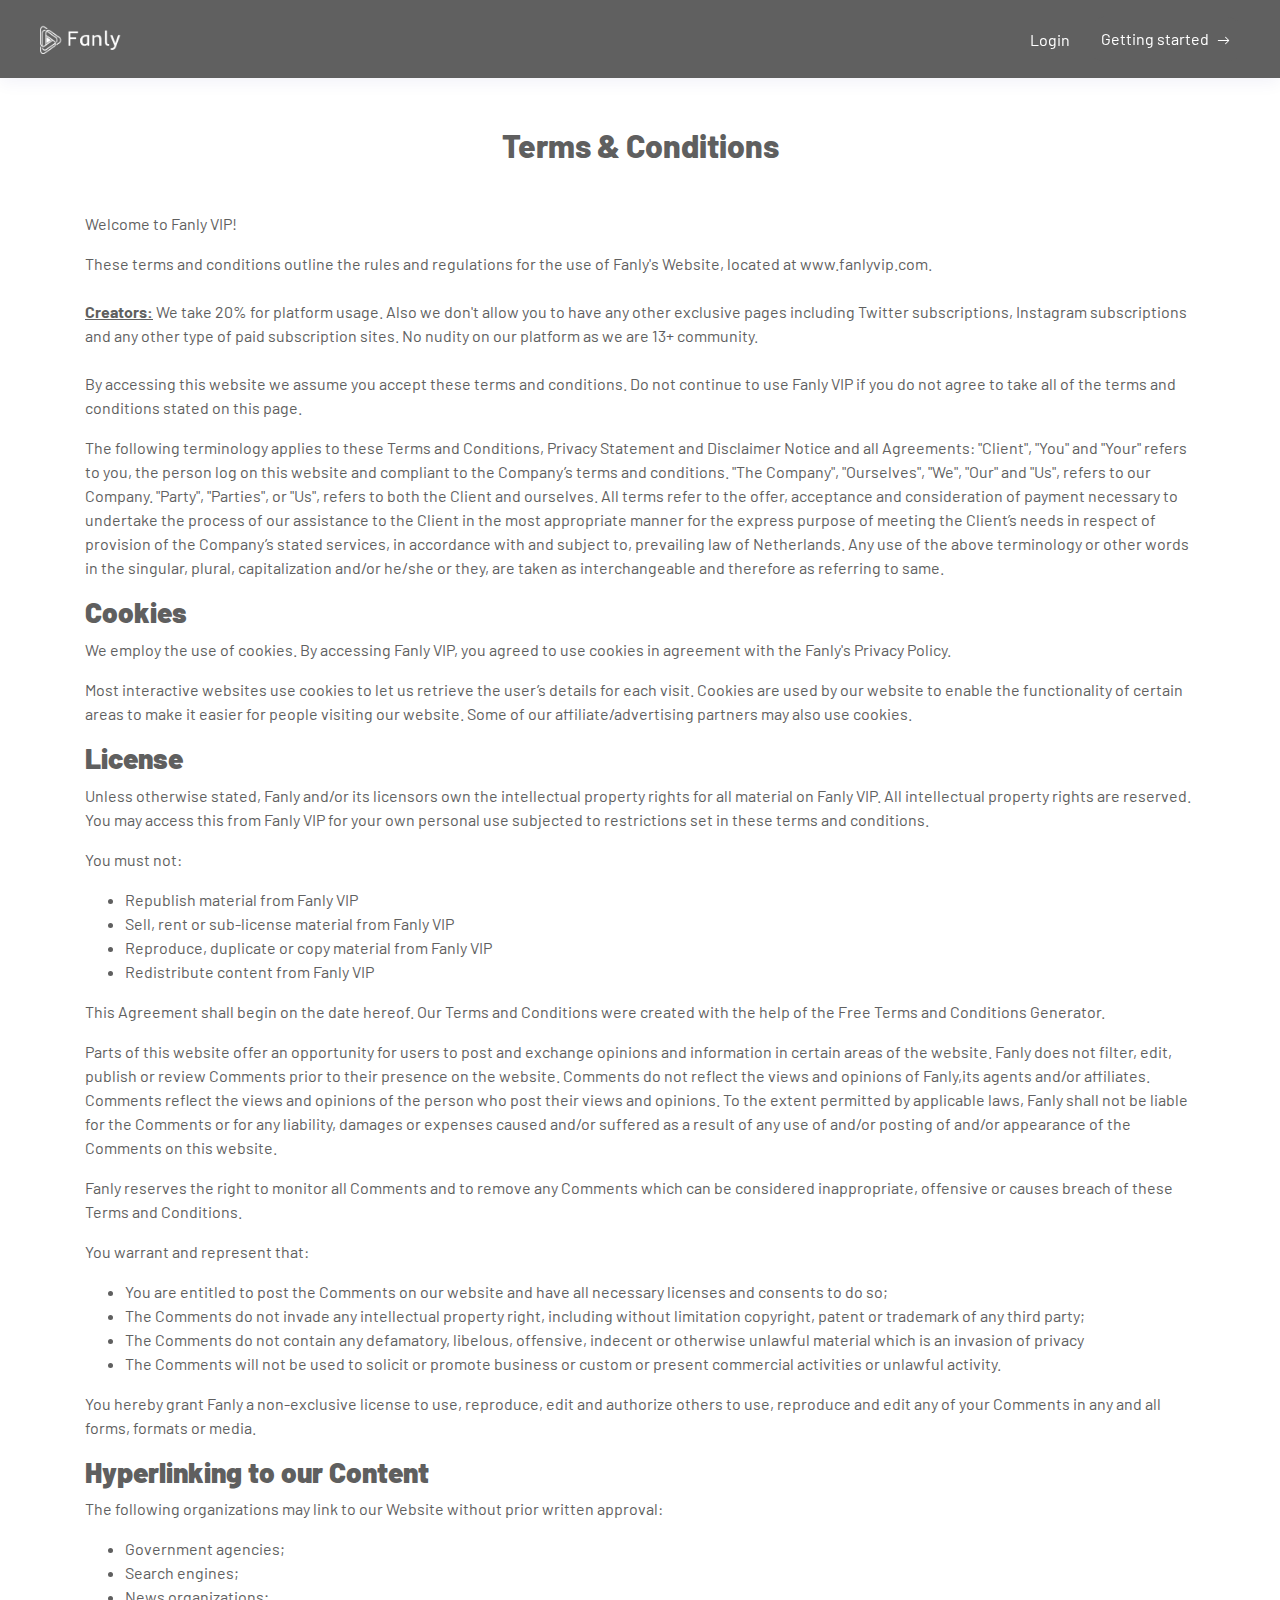
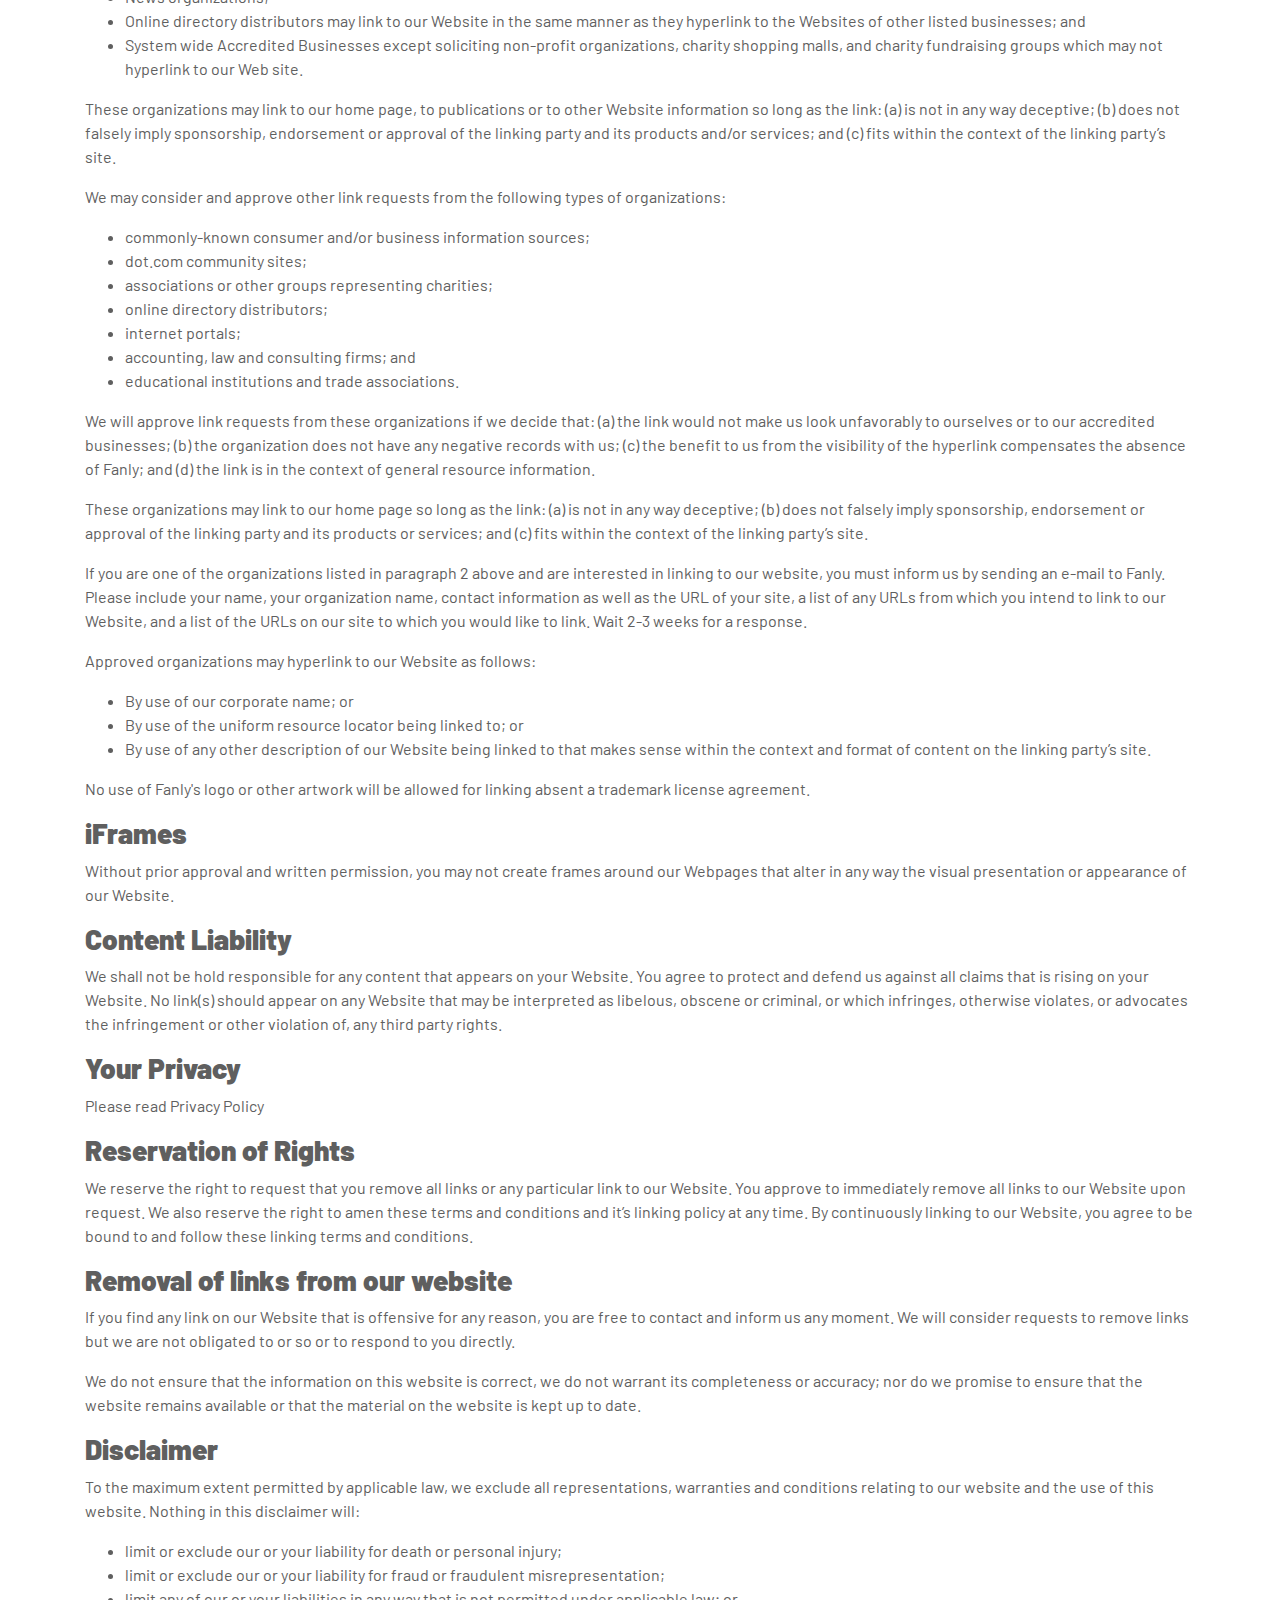
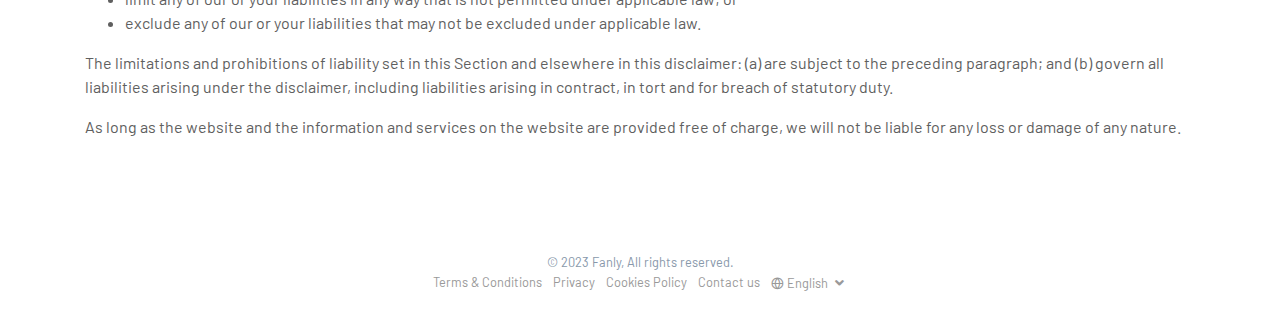
<file: p/terms-of-service.html>
<!DOCTYPE html>
<html lang="en">


<!-- Mirrored from fanlyvip.io/p/terms-of-service by HTTrack Website Copier/3.x [XR&CO'2014], Mon, 09 Jan 2023 21:07:36 GMT -->
<!-- Added by HTTrack --><meta http-equiv="content-type" content="text/html;charset=UTF-8" /><!-- /Added by HTTrack -->
<head>
  <meta charset="utf-8">
  <meta name="viewport" content="width=device-width, initial-scale=1, shrink-to-fit=no">
  <!-- CSRF Token -->
  <meta name="csrf-token" content="4025kk3P5U6IxXTqK2PggWsnJut77xLoXgIdIihC">
  <meta name="description" content="Terms &amp; Conditions">
  <meta name="keywords" content="terms, Terms of Service,donations,support,creators,sponzy,subscription,content" />
  <meta name="theme-color" content="#606060">
  <title> Terms &amp; Conditions - Fanly - Support Creators Content</title>
  <!-- Favicon -->
  <link href="../public/img/favicon-1669150391.png" rel="icon">

  <link href="../public/css/core.minb06a.css?v=4.5" rel="stylesheet">
<link href="../public/css/feather.css" rel="stylesheet">
<link href="../public/css/bootstrap-iconsb06a.css?v=4.5" rel="stylesheet">
<link href="../public/css/icomoon.css" rel="stylesheet">

<link href="../public/css/bootstrap.min.css" rel="stylesheet">

<link href="../public/css/stylesb06a.css?v=4.5" rel="stylesheet">
<link href="../public/js/plyr/plyrb06a.css?v=4.5" rel="stylesheet" type="text/css" />


<script type="text/javascript">
// Global variables
  var URL_BASE = "../index.html";
  var lang = 'en';
  var _title = ' Terms &amp; Conditions - Fanly - Support Creators Content';
  var session_status = "off";
  var totalPosts =  0 ;
  var ReadMore = "View all";
  var copiedSuccess = "Link successfully copied.";
  var copied = "Copied!";
  var copy_link = "Copy link";
  var loading = "Loading...";
  var please_wait = "Please wait...";
  var error_occurred = "Error occurred";
  var error_oops = "Oops...";
  var error_reload_page = "Oops...Error occurred, please reload the page";
  var ok = "Ok";
  var user_count_carousel =  0 ;
  var no_results_found = "No results have been found";
  var no_results = "No results";
  var no_one_seen_story_yet =  "No one has seen your story yet";
  var is_profile = false;
  var error_scrollelement = false;
  var captcha = false;
  var alert_adult = false;
  var error_internet_disconnected = "The connection has been lost";
  var announcement_cookie = "q1aoPc21ENgS2l2Ca3bM";
  var resend_code = "Resend code";
  var resending_code = "Resending code...";
  var query = "";
  var sortBy = "";
  var login_continue = "Login to continue";
  var register = "Sign up";
  var login_with = "Login with";
  var sign_up_with = "Sign up with";
</script>

<style type="text/css">

  footer.admin-footer.px-4.py-3.bg-white.shadow-custom {
    display: none;
}


.mb-2.w-100 {
    display: none;
}


.bg-gradient {
  background: url('../public/img/bg-gradient.jpg');
  background-size: cover;
}

a.social-share i {color: #797979; font-size: 32px;}
a:hover.social-share { text-decoration: none; }
.btn-whatsapp {color: #50b154 !important;}
.close-inherit {color: inherit !important;}
.btn-twitter { background-color: #1da1f2;  color:#fff !important;}

@media (max-width: 991px) {
  .navbar-user-mobile {
    font-size: 20px;
  }
}
.or {
display:flex;
justify-content:center;
align-items: center;
color:grey;
}

.or:after,
.or:before {
  content: "";
  display: block;
  background: #adb5bd;
  width: 50%;
  height:1px;
  margin: 0 10px;
}

.icon-navbar { font-size: 22px; vertical-align: bottom;  }

.btn, .sa-button-container button {border-radius: 50rem!important;}

.navbar_background_color { background-color: #606060 !important; }
.link-scroll a.nav-link:not(.btn), .navbar-toggler:not(.text-white) { color: #ffffff !important; }

@media (max-width: 991px) {
  .navbar .navbar-collapse, .dd-menu-user, .dropdown-item.balance:hover
  { background-color: #606060 !important; color: #ffffff !important; }
  .navbar-collapse .navbar-toggler span { background-color: #ffffff !important; }
  .dropdown-divider { border-top-color: #606060 !important;}
  }

.footer_background_color { background-color: #606060 !important; }
.footer_text_color, .link-footer:not(.footer-tiny) { color: #ffffff; }


:root {
  --plyr-color-main: #606060;
}
:root {
  --swiper-theme-color: #606060;
}
:root {
  --color-media-wrapper:  #454545 ;
  --color-pulse-media-wrapper:  #373737 ;
}

.plyr--video.plyr--stopped .plyr__controls {display: none;}

@media (min-width: 767px) {
  .login-btn { padding-top: 12px !important;}
}

::selection{ background-color: #606060; color: white; }
::moz-selection{ background-color: #606060; color: white; }
::webkit-selection{ background-color: #606060; color: white; }

body a,
a:hover,
a:focus,
a.page-link,
.btn-outline-primary,
.btn-link {
    color: #606060;
}
.text-primary {
    color: #606060!important;
}

a.text-primary.btnBookmark:hover, a.text-primary.btnBookmark:focus {
  color: #606060!important;
}
.dropdown-menu {
  font-size: 16px !important;
  line-height: normal !important;
  padding: .5rem !important;
}
.dropdown-item {
  border-radius: 5px;
}
.btn-primary:not(:disabled):not(.disabled).active,
.btn-primary:not(:disabled):not(.disabled):active,
.show>.btn-primary.dropdown-toggle,
.btn-primary:hover,
.btn-primary:focus,
.btn-primary:active,
.btn-primary,
.btn-primary.disabled,
.btn-primary:disabled,
.custom-checkbox .custom-control-input:checked ~ .custom-control-label::before,
.page-item.active .page-link,
.page-link:hover,
.owl-theme .owl-dots .owl-dot span,
.owl-theme .owl-dots .owl-dot.active span,
.owl-theme .owl-dots .owl-dot:hover span
 {
    background-color: #606060;
    border-color: #606060;
}
.bg-primary,
.dropdown-item:focus,
.dropdown-item:hover,
.dropdown-item.active,
.dropdown-item:active,
.tooltip-inner,
.custom-range::-webkit-slider-thumb,
.custom-range::-webkit-slider-thumb:active {
    background-color: #606060!important;
}

.custom-range::-moz-range-thumb:active,
.custom-range::-ms-thumb:active {
  background-color: #606060!important;
}

.custom-checkbox .custom-control-input:indeterminate ~ .custom-control-label::before,
.custom-control-input:focus:not(:checked) ~ .custom-control-label::before,
.btn-outline-primary {
  border-color: #606060;
}
.custom-control-input:not(:disabled):active~.custom-control-label::before,
.custom-control-input:checked~.custom-control-label::before,
.btn-outline-primary:hover,
.btn-outline-primary:focus,
.btn-outline-primary:not(:disabled):not(.disabled):active,
.list-group-item.active,
.btn-outline-primary:not(:disabled):not(.disabled).active,
.badge-primary {
    color: #fff;
    background-color: #606060;
    border-color: #606060;
}
.popover .arrow::before { border-top-color: rgba(0,0,0,.35) !important; }
.bs-tooltip-bottom .arrow::before {
  border-bottom-color: #606060!important;
}
.arrow::before {
  border-top-color: #606060!important;
}
.nav-profile li.active {
  border-bottom: 3px solid #606060 !important;
}
.button-avatar-upload {left: 0;}
input[type='file'] {overflow: hidden;}
.badge-free { top: 10px; right: 10px; background: rgb(0 0 0 / 65%); color: #fff; font-size: 12px;}

.btn-facebook, .btn-twitter, .btn-google {position: relative;}
.btn-facebook i, .btn-twitter i  {
  position: absolute;
    left: 10px;
    bottom: 14px;
    width: 36px;
}

.btn-google img  {
  position: absolute;
    left: 18px;
    bottom: 12px;
    width: 18px;
}

.button-search {top: 0;}

@media (min-width: 768px) {
  .pace {display:none !important;}
}

@media (min-width: 992px) {
  .menuMobile {display:none !important;}
}

.pace{-webkit-pointer-events:none;pointer-events:none;-webkit-user-select:none;-moz-user-select:none;user-select:none}
.pace-inactive{display:none}
.pace .pace-progress{background:#606060;position:fixed;z-index:2000;top:0;right:100%;width:100%;height:3px}

.menuMobile {
  position: fixed;
  bottom: 0;
  left: 0;
  z-index: 1040;
  
}
.btn-mobile {border-radius: 25px;
  }
.btn-mobile:hover {
    background-color: rgb(243 243 243 / 26%);
    text-decoration: none !important;
    -webkit-transition: all 200ms linear;
    -moz-transition: all 200ms linear;
    -o-transition: all 200ms linear;
    -ms-transition: all 200ms linear;
    transition: all 200ms linear;
}

@media (max-width: 991px) {
  .navbar .navbar-collapse {
    width: 300px !important;
    box-shadow: 5px 0px 8px #000;
  }

  .card-profile {width: 100% !important; text-align: center;}
  .section-msg {padding: 0 !important;}
  .text-center-sm { text-align: center !important;}

  #navbarUserHome { position: initial !important;}

  .notify {
    top: 5px !important;
    right: 5px !important;
  }

  }
.sidebar-overlay #mobileMenuOverlay {
    position: fixed;
    width: 100%;
    height: 100%;
    background: rgba(0, 0, 0, 0.8);
    z-index: 101;
    -webkit-transition: all .9s;
    -moz-transition: all .8s;
    -ms-transition: all .8s;
    -o-transition: all .8s;
    transition: all .8s;
    transition-delay: .35s;
    left: 0;
}
.noti_notifications, .noti_msg {display: none;}

.link-menu-mobile {border-radius: 6px;}
.link-menu-mobile:hover:not(.balance) {
  background: rgb(242 242 242 / 40%);
}
a.link-border {text-decoration: none;}
@media (max-width: 479px) {
  .card-border-0 {
    border-right: 0 !important;
    border-left: 0 !important;
    border-radius: 0 !important;
  }
  .card.rounded-large {
    border-radius: 0 !important;
  }
  .wrap-post {padding: 0 !important;}
}

@media (min-width: 576px) {
  .modal-login {
      max-width: 415px;
  }
}
.toggleComments { cursor: pointer;}
.blocked {left: 0; top: 0;}
.card-settings > .list-group-flush>.list-group-item {border-width: 0 0 0px !important;}
.btn-active-hover {background-color: #f3f3f3;}

/* Chrome, Safari, Edge, Opera */
input::-webkit-outer-spin-button,
input::-webkit-inner-spin-button {
  -webkit-appearance: none;
  margin: 0;
}

/* Firefox */
input[type=number] {
  -moz-appearance: textfield;
}
.container-msg {position: relative; overflow: auto; overflow-x: hidden; flex: 2; -webkit-box-flex: 2;}
.section-msg {
    display: -webkit-box;
    display: -ms-flexbox;
    display: flex;
    -webkit-box-flex: 1;
    -ms-flex-positive: 1;
    flex-grow: 1;
    -webkit-box-orient: vertical;
    -webkit-box-direction: normal;
    -ms-flex-flow: column;
    flex-flow: column;
    min-width: 0;
    width: 100%;
}
.container-media-msg {max-width: 100%;max-height: 100%;}
.container-media-img {max-width: 100%;}
.rounded-top-right-0 {border-top-right-radius: 0 !important;}
.rounded-top-left-0{border-top-left-radius: 0 !important;}
.custom-rounded {border-radius: 10px;}
.card-profile {width: 75%;}
.fancybox-button {background: none !important;}
.modal-open .modal,
.sweet-overlay {
  backdrop-filter: blur(10px);
  -webkit-backdrop-filter: blur(10px);
}
.pulse-btn:active > i,
.pulse-btn:active > svg {
  animation-duration: 600ms;
  animation-name: pulse-animation;
  animation-timing-function: ease-in;
  -webkit-transition: all .1s;
    transition: all .1s;
}
@keyframes  pulse-animation{
  0% { transform:scale(1.2); }
  100% { transform:scale(0); }
}
.post-image {
  max-height: 600px;
  object-fit: cover;
  object-position: 100% center;
}
@media (max-width: 600px) {
  .post-image {
      max-height: 90vw;
  }
}
.swiper-container {
  width: 100%;
}
.font-14 {
  font-size: 14px;
}
.card-user-profile {
  border-radius: .50rem!important;
}
.card-user-profile > .card-cover {
  border-top-left-radius: .50rem!important;
  border-top-right-radius: .50rem!important;
}
.btn-arrow-expand[aria-expanded='true'] > i.fa-chevron-down:before {
    transform: rotate(180deg);
    content: "\f077";
}

.btn-menu-expand[aria-expanded='true'] > i.fa-bars:before {
    content: "\f00d";
}
.wrapper-msg-right {
  float: initial;
  margin-right: auto;
  max-width: 500px;
}
.wrapper-msg-left {
  float: initial;
  margin-left: auto;
  max-width: 500px;
}
.post-img-grid {
  position: absolute;
  display: block;
  left: 0;
  right: 0;
  top: 0;
  bottom: 0;
  width: 100%;
  height: 100%;
  opacity: 0;
}
@keyframes  placeHolderShimmer {
  0% {
    background-position: -150px 0;
  }
  100% {
    background-position: 150px 0;
  }
}
.media-wrapper {
  background-color: var(--color-media-wrapper);
  animation-name: pulse;
  animation-duration: 2s;
  animation-iteration-count: infinite;
  position: relative;
}

@keyframes  pulse {
  0% {
    background-color: var(--color-media-wrapper);
  }
  50% {
    background-color: var(--color-pulse-media-wrapper);
  }
  100 {
    background-color: var(--color-media-wrapper);
  }
}
/* ----- MEDIA GRID 1 ------- */
.media-grid-1 .media-wrapper {
  position: relative;
  padding-top: 60%;
  width: 100%;
  overflow: hidden;
  background-size: cover;
  background-position: center;
  cursor: pointer;
  border-radius: 6px;
  -webkit-border-radius: 6px;
  -o-border-radius: 6px;
  -ms-border-radius: 6px;
  display: block;
}

/* ----- MEDIA GRID 2 ------- */
.media-grid-2 {
  position: relative;
  width: 100%;
  display: flex;
  display: -webkit-flex;
}

.media-grid-2 .media-wrapper {
  position: relative;
  padding-top: 45%;
  width: 50%;
  overflow: hidden;
  background-size: cover;
  background-position: center;
  cursor: pointer;
}
.media-grid-2 .media-wrapper:nth-child(1),
.media-grid-3 .media-wrapper:nth-child(1) {
  border-bottom-left-radius: 6px;
  -webkit-border-bottom-left-radius: 6px;
  -o-border-bottom-left-radius: 6px;
  -ms-border-bottom-left-radius: 6px;
  border-top-left-radius: 6px;
  -webkit-border-top-left-radius: 6px;
  -o-border-top-left-radius: 6px;
  -ms-border-top-left-radius: 6px;
}

.media-grid-2 .media-wrapper:nth-child(2) {
  border-bottom-right-radius: 6px;
  -webkit-border-bottom-right-radius: 6px;
  -o-border-bottom-right-radius: 6px;
  -ms-border-bottom-right-radius: 6px;
  border-top-right-radius: 6px;
  -webkit-border-top-right-radius: 6px;
  -o-border-top-right-radius: 6px;
  -ms-border-top-right-radius: 6px;
}

.media-grid-2 .media-wrapper:nth-child(2) {
  margin-left: 3px;
}
.media-grid-1,
.media-grid-3,
.media-grid-4,
.media-grid-5 {
  position: relative;
  width: 100%;
  display: table;
  overflow: hidden;
}
/* ----- MEDIA GRID 3 ------- */
.media-grid-3 .media-wrapper:nth-child(1) {
  position: relative;
  padding-top: 70.6%;
  width: calc(50% / 1 - 0px);
  overflow: hidden;
  background-size: cover;
  background-position: center;
  cursor: pointer;
  float: left;
}
.media-grid-3 .media-wrapper:nth-child(2) {
  position: relative;
  padding-top: 35%;
  width: calc(100% / 2 - 3px);
  overflow: hidden;
  background-size: cover;
  background-position: center;
  cursor: pointer;
  float: left;
  margin-left: 3px;
  margin-bottom: 3px;
  border-top-right-radius: 6px;
  -webkit-border-top-right-radius: 6px;
  -o-border-top-right-radius: 6px;
  -ms-border-top-right-radius: 6px;
}
.media-grid-3 .media-wrapper:nth-child(3) {
  position: relative;
  padding-top: 35%;
  width: calc(100% / 2 - 3px);
  overflow: hidden;
  background-size: cover;
  background-position: center;
  cursor: pointer;
  float: left;
  margin-left: 3px;
  border-bottom-right-radius: 6px;
  -webkit-border-bottom-right-radius: 6px;
  -o-border-bottom-right-radius: 6px;
  -ms-border-bottom-right-radius: 6px;
}

/* ----- MEDIA GRID 4/5 OR MORE ------- */
.media-grid-4 .media-wrapper:nth-child(1) {
  position: relative;
  padding-top: 50%;
  width: calc(100% / 1 - 0px);
  overflow: hidden;
  background-size: cover;
  background-position: center;
  cursor: pointer;
  float: left;
  margin-bottom: 3px;
  border-top-right-radius: 6px;
  -webkit-border-top-right-radius: 6px;
  -o-border-top-right-radius: 6px;
  -ms-border-top-right-radius: 6px;
  border-top-left-radius: 6px;
  -webkit-border-top-left-radius: 6px;
  -o-border-top-left-radius: 6px;
  -ms-border-top-left-radius: 6px;
}
.media-grid-5 .media-wrapper:nth-child(1) {
  position: relative;
  padding-top: 45%;
  width: calc(100% / 2 - 3px);
  float: left;
  overflow: hidden;
  background-size: cover;
  background-position: center;
  cursor: pointer;
  margin-bottom: 3px;
  margin-right: 3px;
}
.media-grid-5 .media-wrapper:nth-child(2) {
  position: relative;
  padding-top: 45%;
  width: calc(100% / 2 - 0px);
  float: left;
  overflow: hidden;
  background-size: cover;
  background-position: center;
  cursor: pointer;
  margin-bottom: 3px;

}
.media-grid-4 .media-wrapper:nth-child(2),
.media-grid-5 .media-wrapper:nth-child(3) {
  position: relative;
  padding-top: 30.3%;
  width: calc(100% / 3 - 0px);
  overflow: hidden;
  background-size: cover;
  background-position: center;
  cursor: pointer;
  float: left;
  border-bottom-left-radius: 6px;
  -webkit-border-bottom-left-radius: 6px;
  -o-border-bottom-left-radius: 6px;
  -ms-border-bottom-left-radius: 6px;
}
.media-grid-4 .media-wrapper:nth-child(3),
.media-grid-5 .media-wrapper:nth-child(4) {
  position: relative;
  padding-top: 30.3%;
  width: calc(100% / 3 - 3px);
  overflow: hidden;
  background-size: cover;
  background-position: center;
  cursor: pointer;
  float: left;
  margin-left: 3px;
}
.media-grid-4 .media-wrapper:nth-child(4),
.media-grid-5 .media-wrapper:nth-child(5) {
  position: relative;
  padding-top: 30.3%;
  width: calc(100% / 3 - 3px);
  overflow: hidden;
  background-size: cover;
  background-position: center;
  cursor: pointer;
  float: left;
  margin-left: 3px;
  border-bottom-right-radius: 6px;
  -webkit-border-bottom-right-radius: 6px;
  -o-border-bottom-right-radius: 6px;
  -ms-border-bottom-right-radius: 6px;
}
.media-grid-4 .media-wrapper:nth-child(1),
.media-grid-4 .media-wrapper:nth-child(2),
.media-grid-4 .media-wrapper:nth-child(3),
.media-grid-4 .media-wrapper:nth-child(4) > img,
.media-grid-4 .media-wrapper:nth-child(5) > img {
  z-index: 2;
}
.wrapper-media-music {
    width: 100%;
    max-width: 500px;
    height: auto;
    border: 1px solid #DDD;
    border-radius: 6px;
}
.progress-upload-cover {
  background-color: #606060 !important;
}
.more-media {
  display: block;
  background: rgba(0,0,0,.3);
  position: absolute;
  top: 0;
  left: 0;
  width: 100%;
  height: 100%;
  z-index: 9;
}
.more-media h2 {
  line-height: 1.8;
  text-align: center;
  position: absolute;
  left: 0;
  width: 100%;
  top: 50%;
  margin-top: -30px;
  color: #fff;
  z-index: 5;
}
.container-post-media {
  position: relative;
  width: 100%;
  display: flex;
  display: -webkit-flex;
  overflow: hidden;
}
.button-play {
  cursor: pointer;
  margin: auto auto;
  width: 48px;
  height: 48px;
  position: absolute;
  top: 0;
  bottom: 0;
  left: 0;
  right: 0;
  z-index: 3;
  font-size: 28px;
  line-height: 48px;
  background-color: #606060!important;
  border-radius: 100%;
  text-align: center;
  opacity: 0.9;
}
.wrapper-msg-inbox {
  overflow: auto;
  overflow-x: hidden;
}
@media (max-width: 991px) {
  .wrapper-msg-inbox {
    padding-top: 78px !important;
    padding-bottom: 60px !important;
  }
}
.wrapper-msg-inbox::-webkit-scrollbar {
    width: 5px;
    height: 8px;
    -webkit-transition: all 0.2s ease;
  	        transition: all 0.2s ease;
}
.wrapper-msg-inbox::-webkit-scrollbar-track {
    background-color:  #ebebeb ;
    border-radius: 6px;
}
.wrapper-msg-inbox::-webkit-scrollbar-thumb {
    background-color: #ccc;
    border-radius: 6px;
}
.wrapper-msg-inbox {
  scrollbar-color: #ccc  #ebebeb ;
  scrollbar-width: 5px;
}
.msg-inbox {
  border: 0;
}
@media (min-width: 1280px) {
  .container-lg-3 {
    max-width: 1300px;
  }
}
.menu-left-home li > a {
  padding: 5px 12px;
  display: block;
  font-size: 19px;
  text-decoration: none;
  margin-bottom: 8px;
  border-radius: 20px;
  color: #8a96a3;
  -webkit-transition: all 200ms linear;
  -moz-transition: all 200ms linear;
  -o-transition: all 200ms linear;
  -ms-transition: all 200ms linear;
  transition: all 200ms linear;
}
.menu-left-home li > a:hover,
.menu-left-home li > a.active {
  background-color: #606060;
  color: white;
}
.sticky-top {
    top: 90px;
}
.btn-category {
  width: 100%;
  text-align: left;
}
.category-filter {
  padding: 10px 15px;
  display: block;
  font-weight: bold;
}
.text-red {
  color: #F00;
}
.text-orange {
  color: #ff3507;
}
.img-vertical-lg {
  padding-top: 80% !important;
  max-width: 300px;
}
.wrapper-msg-left .img-vertical-lg {
  float:right;
}
.wrapper-msg-right .img-vertical-lg {
  float:left;
}
.button-white-sm {
  padding: 4px 15px;
  border: 1px solid #ccc;
  border-radius: 20px;
  text-align: center;
  font-size: 14px;
  color:  #333 ;
  display: inline-block;
  vertical-align: middle;
}
a:hover.button-white-sm {
  text-decoration: none;
  border-color: #606060;
  background-color: #606060;
  color: white;
  -webkit-transition: all 200ms linear;
  -moz-transition: all 200ms linear;
  -o-transition: all 200ms linear;
  -ms-transition: all 200ms linear;
  transition: all 200ms linear;
}
.msg-inbox .active .verified {
  color: #FFF !important;
}
select[multiple] {
  visibility: hidden;
}
.select2-container
.select2-selection--multiple {
  min-height: 47px !important;
}

.select2-container--default
.select2-selection--multiple {
  border-left-width: 0 !important;
  border-bottom-left-radius: 0 !important;
  border-top-left-radius: 0 !important;

  background-color:  #fff !important ;
  border-color:  #cad1d7 !important ;
}

.select2-hidden-accessible {
  position: absolute !important;
}
.select2-container--default
.select2-selection--multiple
.select2-selection__choice {
  background-color: var(--plyr-color-main) !important;
  border: 1px solid var(--plyr-color-main) !important;
  color: #fff !important;
  padding: 4px 10px !important;
}
.select2-results__option {
  color: #333;
}
.select2-container
.select2-search--inline
.select2-search__field {
  margin-top: 10px !important;
}
.announcements a {
  text-decoration: none;
  border-bottom: 1px solid;
  color: #fff;
}
.unread-chat {
  background-color: #f8f9fa;
}
.glightbox-open {
	height: auto !important;
}
.txt-black {color: #241e12;}
.p-bottom-8 {padding-bottom: 8px;}
.pinned-post {border-color:#606060 !important;}
.post-pending {
  border-color:#ff9800 !important;
}
.table-striped tbody tr:nth-of-type(odd) {background-color: rgba(0,0,0,.03);}


@media (max-width: 991px) {
  .w-100-mobile {
    width: 100% !important;
  }
}
.button-like-live {
  font-size: 25px;
}
@media (max-width: 767px) {

  .wrapper-live-chat  {
    background-color: transparent !important;
    position: absolute !important;
    padding: 0 !important;
    z-index: 200 !important;
    max-height: 250px !important;
    bottom: 0;
    left: 0;
    -webkit-mask-image: linear-gradient(transparent 0%, rgba(50, 50, 50, 1.0) 20%);
  }
  .wrapper-live-chat > .card,
  #commentLive {
    background-color: transparent !important;
    color: #FFF;
  }
  .titleChat {
    display: none !important;
  }
  #allComments {
    padding-top: 20px !important;
  }
  .live-blocked {
    background-color: rgba(255, 255, 255, 0.1) !important;
  }
  li.chatlist {
    color: #FFF !important;
    font-size: 14px;
    text-shadow: 0 1px 2px #000;
  }
  .wrapper-live-chat .content {
    padding-bottom: 0 !important;
    padding-top: 0 !important;
  }
  .wrapper-live-chat .card-footer {
    border: 0 !important;
  }
  .buttons-live {
    color: #FFF !important;
  }
  .buttons-live:hover {
    background-color: transparent !important;
  }
  #commentLive::placeholder {
    color: #FFF !important;
    opacity: 1;
  }
  #commentLive::-moz-placeholder {
    color: #FFF !important;
    opacity: 1;
  }
  #commentLive::-ms-input-placeholder {
    color: #FFF !important;
    opacity: 1;
  }
  #commentLive:-ms-input-placeholder {
    color: #FFF !important;
    opacity: 1;
  }
  #commentLive::-webkit-input-placeholder {
    color: #FFF !important;
    opacity: 1;
  }
  input#commentLive {
    border: 1px solid #FFF !important;
    border-radius: 60px;
  }
  .offline-live { display: none;}
}/* End max-width 767 */

.tipped-live {
  font-size: 14px;
  text-shadow: 0 1px 4px #4b4b4b;
}
.live_offline::before {
  top: 0;
  left: 0;
  right: 0;
  bottom: 0;
  backdrop-filter: blur(15px);
  -webkit-backdrop-filter: blur(15px);
  content: "";
  z-index: 1;
  position: absolute;
}
.live_offline::after {
  top: 0;
  left: 0;
  right: 0;
  bottom: 0;
  content: "";
  z-index: 1;
  position: absolute;
  background-color: rgba(50, 50, 50, 0.8);
}
.text-content-live {
  position: relative;
  color: #FFF;
  z-index: 2 !important;
}
#full-screen-video {
  position: relative;
  width: 100%;
  height: 100%;
}
.liveContainer {
  background-color: #000;
}
.live-top-menu {
  width: 100%;
  padding: 1rem!important;
  position: absolute;
  top: 0;
  right: 0;
  z-index: 200;
}
@keyframes  pulse-live {
  0% {
    background-color: #ff0000;
  }
  50% {
    background-color: #ff0000b0;
  }
  100 {
    background-color: #ff0000;
  }
}
.live {
  color: #fff;
  border-color: #ff0000;
  background-color: #ff0000;
  padding: 5px 15px;
  border-radius: 4px;
  display: inline-block;
  vertical-align: text-top;
  font-weight: bold;
  animation-name: pulse-live;
  animation-duration: 2s;
  animation-iteration-count: infinite;
}
.live-views {
  color: #fff;
  border-color: #000000;
  background-color: #0000007a;
  padding: 5px 15px;
  border-radius: 4px;
  display: inline-block;
  vertical-align: text-top;
  font-weight: bold;
}
.close-live,
.exit-live,
.live-options {
  color: #FFF;
  font-size: 22px;
  vertical-align: bottom;
  cursor: pointer;
}
.text-shadow-sm {
  text-shadow: 0 1px 0px #000;
}
.div-flex {
  flex: 1 1 auto;
  position: relative;
  min-height: 12px;
}
.chat-msg {
  flex: 1 1 auto;
  display: flex;
  flex-direction: column;
}
.menu-options-live a {
  cursor: pointer;
}
.avatar-wrap-live {
  width: 150px;
  height: 150px;
  border-radius: 50%;
  margin: 0 auto;
  background-color: #FFF;
  margin-bottom: 15px;
}
.video-poster-html {
  position:absolute;
  right: 0;
  top: 0;
  min-width: 100%;
  max-width: 100%;
  height: 100%;
  width: auto;
  z-index: 2;
  margin: 0 auto;
  object-fit: cover;
}
.wrapper-live {
  position: relative;
  max-width: 100px;
  margin: auto;
}
@keyframes  pulseLive {
  0% {
    opacity: 0.1;
    transform: scale(1.05);
  }
  50% {
    opacity: 1;
    transform: scale(1.15);
  }
  100% {
    opacity: 0.1;
    transform: scale(1.3);
  }
}
.live-pulse {
  top: 0;
  left: 0;
  right: 0;
  bottom: 0;
  position: absolute;
  border: 3px solid #ff0000;
  z-index: 1;
  border-radius: 50%;
}
.live-pulse::after,
.live-pulse::before {
  width: 100%;
  border: 2px solid #ff0000 !important;
  height: 100%;
  content: "";
  display: block;
  z-index: 2;
  position: absolute;
  border-radius: 50%;
  animation-name: pulseLive;
  animation-duration: 1.6s;
  animation-iteration-count: infinite;
  animation-timing-function: ease-in-out;
}
.live-pulse::after {
  animation-delay: .5s;
}
.live-span {
  width: 39px;
  left: 0;
  right: 0;
  bottom: -10px;
  height: 17px;
  border-radius: 3px;
  text-transform: uppercase;
  justify-content: center;
  background-color: #ff0000;
  margin: auto;
  display: flex;
  z-index: 2;
  position: absolute;
  font-size: 8px;
  text-align: center;
  align-items: center;
  font-weight: 900;
  color: #FFF;
}
.button-like-live .bi-heart-fill {
  color: #F00 !important;
}
.avatar-live {
  border: 2px solid #f00;
}
.liveLink {cursor: pointer;}
.icon-wrap {
  position: absolute;
  top: -30px;
  right: 10px;
  z-index: 0;
  font-size: 115px;
  color: rgba(0,0,0,0.10);
  transform: rotate(20deg);
}
.inner-wrap {
  position: relative;
  z-index: 1;
}
.fee-wrap {
  padding: 5px 10px;
  border: 1px dashed #ccc;
  border-radius: 6px;
}
.btn-arrow-expand-bi[aria-expanded='true'] .bi-chevron-down::before {
  transform: rotate(180deg);
}
.transition-icon::before {
  -moz-transition: all 0.3s ease;
  -webkit-transition: all 0.3s ease;
  transition: all 0.3s ease;
}
.limitLiveStreaming {
  position: absolute;
  top: 45px;
  left: 65px;
}
.subscriptionDiscount {
  font-size: 14px;
  padding: 2px 20px;
  border: 1px dashed;
  border-radius: 50px;
  margin-top: 5px;
  margin-bottom: 5px;
  display: inline-block;
}
.border-dashed-radius {
  border: 1px dashed #a7a7a7;
  border-radius: 10px;
}
.list-taxes:last-child {
  border-bottom: 0 !important;
  border-radius: inherit;
}
.search-bar {
  border-radius: 60px;
  padding: 12px 20px !important;
  height: 40px !important;
  background-color: #f6f6f6;
  border: 1px solid transparent !important;
}
.search-bar:focus {
  border: 1px solid #ced4da !important;
  -moz-transition: all 0.3s ease;
  -webkit-transition: all 0.3s ease;
  transition: all 0.3s ease;
}

.count-previews {
  position: absolute;
  right: 10px;
  top: 10px;
  padding: 8px 6px;
  background: #0000009e;
  border-radius: 6px;
  color: #fff;
  font-size: 12px;
}
a.link-shop,
a.choose-type-sale {
  color: inherit;
  text-decoration: none;
}
a:hover.choose-type-sale {
  border-color: #606060;
}
.text-truncate-2 {
  word-wrap: break-word;
  -webkit-line-clamp: 2;
  -webkit-box-orient: vertical;
  white-space: pre-wrap;
  white-space: -moz-pre-wrap;
  white-space: -pre-wrap;
  white-space: -o-pre-wrap;
  word-break: break-word;
  text-align: left;
  display: -webkit-box;
  line-height: normal;
  height: auto;
  overflow: hidden;
  text-overflow: ellipsis;
}
.price-shop {
  position: absolute;
  right: 10px;
  bottom: 10px;
  padding: 8px 6px;
  background: #606060;
  border-radius: 6px;
  color: #fff;
  font-size: 18px;
  font-weight: bold;
}
.rounded-large {
  border-radius: 15px!important;
}
.shadow-large {
    box-shadow: 0 8px 30px rgba(0,0,0,.05)!important;
}
.buttons-mobile-nav {
  position: absolute;
  right: 10px;
  top: 10px;
}
.btn-mobile-nav {
  }
.btn-mobile-nav:hover {
  text-decoration: none !important;
}

.modal-content,
.modal-content > .modal-body > .card {
  border-radius: 0.8rem;
}

.btn-arrow::after {
    font-family: "bootstrap-icons";
    display: inline-block;
    padding-left: 5px;
    content: "\f138";
    transition: transform 0.3s ease-out;
    vertical-align: middle;

}
.btn-arrow-sm::after {
  font-size: 13px;
}
.btn-arrow:hover::after {
    transform: translateX(4px);
}
.btn-search {
    color: #c3c3c3;
    background: none;
    position: absolute;
    left: 0;
    outline: none;
    border: none;
    width: 50px;
    text-align: center;
    bottom: 20%;
}
.custom-select {
    white-space: nowrap;
    text-overflow: ellipsis;
    overflow: hidden;
}
.ui-widget-content {
  padding: 10px;
  border: 0 !important;
  border-bottom-left-radius: 6px;
  border-bottom-right-radius: 6px;
  box-shadow: rgb(101 119 134 / 20%) 0px 0px 15px, rgb(101 119 134 / 15%) 0px 0px 3px 1px;
}
.ui-state-active,
.ui-widget-content
.ui-state-active {
    width: 100%;
    display: block;
    border: 0 !important; 
    background: #efefef;
    color: #333;
    text-decoration: none;
    margin: 0;
    border-radius: 6px;
  }
.ui-menu .ui-menu-item-wrapper {
  width: 100%;
  display: block;
}
.ui-menu.ui-menu-item:not(:last-child) {
  margin-bottom: 10px;
}
.ui-widget {
  font-size: 15px;
}
.btn-sm-custom {
  font-size: .875rem;
  line-height: 1.5;
  padding: 0.25rem 0.5rem;
}
.dropdown-item {
  padding: 0.3rem 1.5rem;
}
.triggerEmoji {
  font-size: 20px;
  position: absolute;
  right: 0;
  top: 40%;
  cursor: pointer;
}
.triggerEmojiPost {
  font-size: 20px;
  position: absolute;
  right: 0;
  top: 0px;
  cursor: pointer;
}
.emoji {
  font-size: 26px;
  line-height: 32px;
  padding: 5px 8px;
  display: block;
  cursor: pointer;
  margin-bottom: 2px;
}
.dropdown-emoji {
  width: 350px;
  max-width: 350px;
  max-height: 300px;
  overflow: auto scroll;
}
.type-item {
  position: absolute;
  top: 10px;
  left: 10px;
  z-index: 2;
  background-color: #0000008c;
  font-size: 13px;
  color: #fff;
}
.font-13 {
  font-size: 13px;
}

.custom-scrollbar::-webkit-scrollbar {
    width: 5px;
    height: 8px;
    -webkit-transition: all 0.2s ease;
  	        transition: all 0.2s ease;
}
.custom-scrollbar::-webkit-scrollbar-track {
    background-color:  #ebebeb ;
    border-radius: 6px;
}
.custom-scrollbar::-webkit-scrollbar-thumb {
    background-color: #ccc;
    border-radius: 6px;
}
.custom-scrollbar {
  scrollbar-color: #ccc  #ebebeb ;
  scrollbar-width: 5px;
}
.icon--dashboard {
    color: rgb(0 0 0 / 2%) !important;
    transform: none !important;
}
.text-revenue {
  position: relative;
  z-index: 10;
}
.quality-video {
  padding: 2px 4px;
  background-color: #fff;
  color: #000;
  border-radius: 3px;
  margin: 0 5px;
  font-weight: bold;
}
.line-replies {
  align-items: stretch;
  border: 0;
  border-bottom: 1px solid #606060;
  box-sizing: border-box;
  display: inline-block;
  flex-direction: column;
  flex-shrink: 0;
  font: inherit;
  font-size: 100%;
  height: 0;
  margin: 0;
  margin-right: 16px;
  padding: 0;
  position: relative;
  vertical-align: middle;
  width: 24px;
}
.mr-14px {
    margin-right: 14px;
}
.dot-item:not(:last-child):after {
   font-family: "bootstrap-icons";
    content: "\F309";
    margin-left: 6px;
    color: inherit;
    vertical-align: middle;
}
.add-story {
  max-height: 160px;
  max-width: 110px;
  width: 25vw;
  border-radius: 5px;
  display: inline-block;
  margin: 0 6px;
  vertical-align: top;
}
.item-add-story {
  text-decoration: none;
  text-align: left;
  color: #fff;
  position: relative;
  max-height: 160px;
  display: block;
}
.add-story-preview {
  display: block;
  box-sizing: border-box;
  font-size: 0;
  max-height: 160px;
  height: 48vw;
  overflow: hidden;
  transition: transform .2s;
}
.add-story-preview img {
  display: block;
  box-sizing: border-box;
  height: 100%;
  width: 100%;
  background-size: cover;
  background-position: 50%;
  object-fit: cover;
  border-radius: 5px;
  position: absolute;
}
.item-add-story > .info {
  top: auto;
  height: auto;
  box-sizing: border-box;
  position: absolute;
  left: 0;
  right: 0;
  bottom: 0;
  padding: 6px;
  font-weight: 700;
  font-size: 12px;
  text-shadow: 1px 1px 1px rgb(0 0 0 / 35%), 1px 0 1px rgb(0 0 0 / 35%);
  display: inline-block;
  margin-top: 0.5em;
  line-height: 1.2em;
  width: 100%;
  overflow: hidden;
  text-overflow: ellipsis;
  border-bottom-left-radius: 5px;
  border-bottom-right-radius: 5px;
  z-index: 10;
}
.item-add-story > .info > .name {
  font-weight: 500;
}
.delete-history {
  position: absolute;
  top: 5px;
  right: 5px;
  padding: 2px 6px;
  background-color: #00000096!important;
  color: #fff;
  z-index: 2;
  border-radius: 6px;
  z-index: 10;
}
.bg-dark-transparent {
  background-color: #00000096!important;
}
.storyBackgrounds, .fontColor {
  width: 30px;
  height: 30px;
  object-fit: cover;
  border-radius: 50px;
  cursor: pointer;
  display: inline-block;
}
.storyBackgrounds.active,
.storyBg:first-child,
.fontColor.active {
  border: 1px solid #fff;
  box-shadow: 0 0 0 3px #606060;
}
.fontColor-white {background-color: #fff;}
.fontColor-black {background-color: #000;}
.bg-current {
  border-radius: 10px;
  height: 700px;
}
.bg-inside {
  position: relative;
  overflow: auto;
  overflow-x: hidden;
  flex: 2;
  -webkit-box-flex: 2;
  border-radius: 10px;
  max-width: 400px;
  height: 650px;
}
.text-story {
  font-size: 24px;
  font-family: Arial;
  word-break: break-word;
  font-weight: bold;
  color: #fff;
}
.modalStoryViews {
  max-height: 400px;
}
.modal-text-story {
  color: #fff;
  position: absolute;
  top: 50%;
  left: 50%;
  z-index: 100;
  transform: translate(-50%, -50%);
  font-size: 24px;
  font-family: Arial;
  word-break: break-word;
  white-space: break-spaces;
  font-weight: bold;
  width: 45vh;
  text-align: center;
}
.text-story-preview {
    color: #fff;
    position: absolute;
    top: 50%;
    left: 50%;
    z-index: 100;
    transform: translate(-50%, -50%);
    font-size: 5px;
    font-family: Arial;
    word-break: break-word;
    white-space: break-spaces;
    font-weight: bold;
    width: 10vh;
    text-align: center;
}
.profilePhoto, .info>.name {cursor: pointer;}
.profilePhoto {border-radius: 50%;}
.bg-black {background-color: #18191a!important;}
.border-2 {border: 2px solid #fff!important;}
.verified-story:after {
  font-family: "bootstrap-icons";
  display: inline-block;
  padding-left: 5px;
  content: "\F4B6";
  vertical-align: middle;
}
</style>

  
  
   <!-- Google tag (gtag.js) -->
<script async src="https://www.googletagmanager.com/gtag/js?id=G-MS2FJXE683"></script>
<script>
  window.dataLayer = window.dataLayer || [];
  function gtag(){dataLayer.push(arguments);}
  gtag('js', new Date());

  gtag('config', 'G-MS2FJXE683');
</script>
  </head>

<body>
  
  <div id="mobileMenuOverlay" data-toggle="collapse" data-target="#navbarCollapse" aria-controls="navbarCollapse" aria-expanded="false"></div>

  
  

  <div class="popout popout-error font-default"></div>

  <header>
	<nav class="navbar navbar-expand-lg navbar-inverse fixed-top p-nav  p-3    shadow-custom  navbar_background_color link-scroll ">
		<div class="container-fluid d-flex position-relative">

			
			<a class="navbar-brand" href="../index.html">
								<img src="../public/img/logo_2-1669182152.png" data-logo="logo-1669182165.png" data-logo-2="logo_2-1669182152.png" alt="Fanly" class="logo align-bottom max-w-100" />
						</a>

							<button class="navbar-toggler " type="button" data-toggle="collapse" data-target="#navbarCollapse" aria-controls="navbarCollapse" aria-expanded="false" aria-label="Toggle navigation">
					<i class="fa fa-bars"></i>
				</button>
			
			<div class="collapse navbar-collapse navbar-mobile" id="navbarCollapse">

			<div class="d-lg-none text-right pr-2 mb-2">
				<button type="button" class="navbar-toggler close-menu-mobile" data-toggle="collapse" data-target="#navbarCollapse" aria-controls="navbarCollapse" aria-expanded="false">
					<i class="bi bi-x-lg"></i>
				</button>
			</div>

			
				<ul class="navbar-nav ml-auto">
										<li class="nav-item mr-1">
						<a  data-toggle="modal" data-target="#loginFormModal"  class="nav-link login-btn " href="../login.html">
							Login
						</a>
					</li>

										<li class="nav-item">
						<a  data-toggle="modal" data-target="#loginFormModal"  class="toggleRegister nav-link btn btn-main btn-primary pr-3 pl-3 btn-arrow btn-arrow-sm" href="../signup.html">
							Getting started
						</a>
					</li>
				
			
				</ul>
			</div>
		</div>
	</nav>
</header>
  
  <main  role="main">
    <section class="section section-sm">
    <div class="container">
      <div class="row justify-content-center text-center mb-sm">
        <div class="col-lg-12 py-5">
          <h2 class="mb-0 font-montserrat">
            Terms &amp; Conditions
          </h2>
        </div>
      </div>
      <div class="row">

        <div class="col-md-12 col-lg-12 mb-5 mb-lg-0">
          <div class="content-p">
            <p>Welcome to Fanly VIP!</p>

<p>These terms and conditions outline the rules and regulations for the use of Fanly&#39;s Website, located at www.fanlyvip.com.<br />
<br />
<strong><u>Creators:</u></strong>&nbsp;We take 20% for platform usage. Also we don&#39;t allow you to have any other exclusive pages including Twitter subscriptions, Instagram subscriptions and any other type of paid subscription sites. No nudity on our platform as we are 13+ community.&nbsp;<br />
<br />
By accessing this website we assume you accept these terms and conditions. Do not continue to use Fanly VIP if you do not agree to take all of the terms and conditions stated on this page.</p>

<p>The following terminology applies to these Terms and Conditions, Privacy Statement and Disclaimer Notice and all Agreements: &quot;Client&quot;, &quot;You&quot; and &quot;Your&quot; refers to you, the person log on this website and compliant to the Company&rsquo;s terms and conditions. &quot;The Company&quot;, &quot;Ourselves&quot;, &quot;We&quot;, &quot;Our&quot; and &quot;Us&quot;, refers to our Company. &quot;Party&quot;, &quot;Parties&quot;, or &quot;Us&quot;, refers to both the Client and ourselves. All terms refer to the offer, acceptance and consideration of payment necessary to undertake the process of our assistance to the Client in the most appropriate manner for the express purpose of meeting the Client&rsquo;s needs in respect of provision of the Company&rsquo;s stated services, in accordance with and subject to, prevailing law of Netherlands. Any use of the above terminology or other words in the singular, plural, capitalization and/or he/she or they, are taken as interchangeable and therefore as referring to same.</p>

<h3><strong>Cookies</strong></h3>

<p>We employ the use of cookies. By accessing Fanly VIP, you agreed to use cookies in agreement with the Fanly&#39;s Privacy Policy.&nbsp;</p>

<p>Most interactive websites use cookies to let us retrieve the user&rsquo;s details for each visit. Cookies are used by our website to enable the functionality of certain areas to make it easier for people visiting our website. Some of our affiliate/advertising partners may also use cookies.</p>

<h3><strong>License</strong></h3>

<p>Unless otherwise stated, Fanly and/or its licensors own the intellectual property rights for all material on Fanly VIP. All intellectual property rights are reserved. You may access this from Fanly VIP for your own personal use subjected to restrictions set in these terms and conditions.</p>

<p>You must not:</p>

<ul>
	<li>Republish material from Fanly VIP</li>
	<li>Sell, rent or sub-license material from Fanly VIP</li>
	<li>Reproduce, duplicate or copy material from Fanly VIP</li>
	<li>Redistribute content from Fanly VIP</li>
</ul>

<p>This Agreement shall begin on the date hereof. Our Terms and Conditions were created with the help of the&nbsp;<a href="https://www.termsandconditionsgenerator.com/">Free Terms and Conditions Generator</a>.</p>

<p>Parts of this website offer an opportunity for users to post and exchange opinions and information in certain areas of the website. Fanly does not filter, edit, publish or review Comments prior to their presence on the website. Comments do not reflect the views and opinions of Fanly,its agents and/or affiliates. Comments reflect the views and opinions of the person who post their views and opinions. To the extent permitted by applicable laws, Fanly shall not be liable for the Comments or for any liability, damages or expenses caused and/or suffered as a result of any use of and/or posting of and/or appearance of the Comments on this website.</p>

<p>Fanly reserves the right to monitor all Comments and to remove any Comments which can be considered inappropriate, offensive or causes breach of these Terms and Conditions.</p>

<p>You warrant and represent that:</p>

<ul>
	<li>You are entitled to post the Comments on our website and have all necessary licenses and consents to do so;</li>
	<li>The Comments do not invade any intellectual property right, including without limitation copyright, patent or trademark of any third party;</li>
	<li>The Comments do not contain any defamatory, libelous, offensive, indecent or otherwise unlawful material which is an invasion of privacy</li>
	<li>The Comments will not be used to solicit or promote business or custom or present commercial activities or unlawful activity.</li>
</ul>

<p>You hereby grant Fanly a non-exclusive license to use, reproduce, edit and authorize others to use, reproduce and edit any of your Comments in any and all forms, formats or media.</p>

<h3><strong>Hyperlinking to our Content</strong></h3>

<p>The following organizations may link to our Website without prior written approval:</p>

<ul>
	<li>Government agencies;</li>
	<li>Search engines;</li>
	<li>News organizations;</li>
	<li>Online directory distributors may link to our Website in the same manner as they hyperlink to the Websites of other listed businesses; and</li>
	<li>System wide Accredited Businesses except soliciting non-profit organizations, charity shopping malls, and charity fundraising groups which may not hyperlink to our Web site.</li>
</ul>

<p>These organizations may link to our home page, to publications or to other Website information so long as the link: (a) is not in any way deceptive; (b) does not falsely imply sponsorship, endorsement or approval of the linking party and its products and/or services; and (c) fits within the context of the linking party&rsquo;s site.</p>

<p>We may consider and approve other link requests from the following types of organizations:</p>

<ul>
	<li>commonly-known consumer and/or business information sources;</li>
	<li>dot.com community sites;</li>
	<li>associations or other groups representing charities;</li>
	<li>online directory distributors;</li>
	<li>internet portals;</li>
	<li>accounting, law and consulting firms; and</li>
	<li>educational institutions and trade associations.</li>
</ul>

<p>We will approve link requests from these organizations if we decide that: (a) the link would not make us look unfavorably to ourselves or to our accredited businesses; (b) the organization does not have any negative records with us; (c) the benefit to us from the visibility of the hyperlink compensates the absence of Fanly; and (d) the link is in the context of general resource information.</p>

<p>These organizations may link to our home page so long as the link: (a) is not in any way deceptive; (b) does not falsely imply sponsorship, endorsement or approval of the linking party and its products or services; and (c) fits within the context of the linking party&rsquo;s site.</p>

<p>If you are one of the organizations listed in paragraph 2 above and are interested in linking to our website, you must inform us by sending an e-mail to Fanly. Please include your name, your organization name, contact information as well as the URL of your site, a list of any URLs from which you intend to link to our Website, and a list of the URLs on our site to which you would like to link. Wait 2-3 weeks for a response.</p>

<p>Approved organizations may hyperlink to our Website as follows:</p>

<ul>
	<li>By use of our corporate name; or</li>
	<li>By use of the uniform resource locator being linked to; or</li>
	<li>By use of any other description of our Website being linked to that makes sense within the context and format of content on the linking party&rsquo;s site.</li>
</ul>

<p>No use of Fanly&#39;s logo or other artwork will be allowed for linking absent a trademark license agreement.</p>

<h3><strong>iFrames</strong></h3>

<p>Without prior approval and written permission, you may not create frames around our Webpages that alter in any way the visual presentation or appearance of our Website.</p>

<h3><strong>Content Liability</strong></h3>

<p>We shall not be hold responsible for any content that appears on your Website. You agree to protect and defend us against all claims that is rising on your Website. No link(s) should appear on any Website that may be interpreted as libelous, obscene or criminal, or which infringes, otherwise violates, or advocates the infringement or other violation of, any third party rights.</p>

<h3><strong>Your Privacy</strong></h3>

<p>Please read Privacy Policy</p>

<h3><strong>Reservation of Rights</strong></h3>

<p>We reserve the right to request that you remove all links or any particular link to our Website. You approve to immediately remove all links to our Website upon request. We also reserve the right to amen these terms and conditions and it&rsquo;s linking policy at any time. By continuously linking to our Website, you agree to be bound to and follow these linking terms and conditions.</p>

<h3><strong>Removal of links from our website</strong></h3>

<p>If you find any link on our Website that is offensive for any reason, you are free to contact and inform us any moment. We will consider requests to remove links but we are not obligated to or so or to respond to you directly.</p>

<p>We do not ensure that the information on this website is correct, we do not warrant its completeness or accuracy; nor do we promise to ensure that the website remains available or that the material on the website is kept up to date.</p>

<h3><strong>Disclaimer</strong></h3>

<p>To the maximum extent permitted by applicable law, we exclude all representations, warranties and conditions relating to our website and the use of this website. Nothing in this disclaimer will:</p>

<ul>
	<li>limit or exclude our or your liability for death or personal injury;</li>
	<li>limit or exclude our or your liability for fraud or fraudulent misrepresentation;</li>
	<li>limit any of our or your liabilities in any way that is not permitted under applicable law; or</li>
	<li>exclude any of our or your liabilities that may not be excluded under applicable law.</li>
</ul>

<p>The limitations and prohibitions of liability set in this Section and elsewhere in this disclaimer: (a) are subject to the preceding paragraph; and (b) govern all liabilities arising under the disclaimer, including liabilities arising in contract, in tort and for breach of statutory duty.</p>

<p>As long as the website and the information and services on the website are provided free of charge, we will not be liable for any loss or damage of any nature.</p>
          </div>
        </div><!-- end col-md-12 -->
      </div>
    </div>
  </section>

    
          
                                      <div class="text-center py-3 px-3">
                      <div class="card border-0 bg-transparent">
  <div class="card-body p-0">
    <small class="text-muted">&copy; 2023 Fanly, All rights reserved.</small>
    <ul class="list-inline mb-0 small">

              
          <li class="list-inline-item">
            <a class="link-footer footer-tiny" href="terms-of-service.html">
              Terms &amp; Conditions
            </a>
          </li>

        
              
          <li class="list-inline-item">
            <a class="link-footer footer-tiny" href="privacy.html">
              Privacy
            </a>
          </li>

        
              
          <li class="list-inline-item">
            <a class="link-footer footer-tiny" href="cookies.html">
              Cookies Policy
            </a>
          </li>

        
      
              <li class="list-inline-item"><a class="link-footer footer-tiny" href="../contact.html">Contact us</a></li>
    
      
              <div class="btn-group dropup d-inline">
      <li class="list-inline-item">
        <a class="link-footer dropdown-toggle text-decoration-none footer-tiny" href="javascript:;" data-toggle="dropdown">
          <i class="feather icon-globe"></i>
                       English                                        </a>

      <div class="dropdown-menu">
                  <a  class="dropdown-item mb-1  active text-white ">
           <i class="fa fa-check mr-1"></i>  English
          </a>
                    <a  href="terms-of-service.html"  class="dropdown-item mb-1 ">
           Español
          </a>
                </div>
      </li>
    </div><!-- dropup -->
          
    <li class="list-inline-item">
      <div id="installContainer" class="display-none">
        <a class="link-footer footer-tiny" id="butInstall" href="javascript:void(0);">
          <i class="bi-phone"></i> Install Web App
        </a>
      </div>
    </li>
    </ul>
  </div>
</div>
                    </div>
                  
          
  
  
  
      <div class="modal fade" id="loginFormModal" tabindex="-1" role="dialog" aria-labelledby="modal-form" aria-hidden="true">
	<div class="modal-dialog modal-dialog-centered modal-sm modal-login" role="document">
		<div class="modal-content">
			<div class="modal-body p-0">
					<div class="card-body px-lg-5 py-lg-5 position-relative">

						<h6 class="modal-title text-center mb-3" id="loginRegisterContinue">Login to continue</h6>

						
		
						<form method="POST" action="https://fanlyvip.io/login" data-url-login="https://fanlyvip.io/login" data-url-register="https://fanlyvip.io/signup" id="formLoginRegister" enctype="multipart/form-data">
								<input type="hidden" name="_token" value="4025kk3P5U6IxXTqK2PggWsnJut77xLoXgIdIihC">
								
								<input type="hidden" name="isModal" id="isModal" value="true">

								
								<div class="form-group mb-3 display-none" id="full_name">
									<div class="input-group input-group-alternative">
										<div class="input-group-prepend">
											<span class="input-group-text"><i class="feather icon-user"></i></span>
										</div>
										<input class="form-control"  value="" placeholder="Full name" name="name" type="text">
									</div>
								</div>

							<div class="form-group mb-3 display-none" id="email">
								<div class="input-group input-group-alternative">
									<div class="input-group-prepend">
										<span class="input-group-text"><i class="feather icon-mail"></i></span>
									</div>
									<input class="form-control" value="" placeholder="Email" name="email" type="text">
								</div>
							</div>

							<div class="form-group mb-3" id="username_email">
								<div class="input-group input-group-alternative">
									<div class="input-group-prepend">
										<span class="input-group-text"><i class="feather icon-mail"></i></span>
									</div>
									<input class="form-control" value="" placeholder="Username or Email" name="username_email" type="text">

								</div>
							</div>
							<div class="form-group">
								<div class="input-group input-group-alternative" id="showHidePassword">
									<div class="input-group-prepend">
										<span class="input-group-text"><i class="iconmoon icon-Key"></i></span>
									</div>
									<input name="password" type="password" class="form-control" placeholder="Password">
									<div class="input-group-append">
										<span class="input-group-text c-pointer"><i class="feather icon-eye-off"></i></span>
								</div>
							</div>
							<small class="form-text text-muted">
								<a href="../password/reset.html" id="forgotPassword">
									Forgot Password?
								</a>
							</small>
							</div>

							<div class="custom-control custom-control-alternative custom-checkbox" id="remember">
								<input class="custom-control-input" id=" customCheckLogin" type="checkbox" name="remember" >
								<label class="custom-control-label" for=" customCheckLogin">
									<span>Remember me</span>
								</label>
							</div>

							<div class="custom-control custom-control-alternative custom-checkbox display-none" id="agree_gdpr">
								<input class="custom-control-input" id="customCheckRegister" type="checkbox" name="agree_gdpr">
									<label class="custom-control-label" for="customCheckRegister">
										<span>I agree with the processing of personal data
											<a href="https://fanlyvip.com/p/privacy" target="_blank">Privacy Policy</a>
										</span>
									</label>
							</div>

							<div class="alert alert-danger display-none mb-0 mt-3" id="errorLogin">
									<ul class="list-unstyled m-0" id="showErrorsLogin"></ul>
								</div>

								<div class="alert alert-success display-none mb-0 mt-3" id="checkAccount"></div>

							<div class="text-center">
								<button type="submit" id="btnLoginRegister" class="btn btn-primary mt-4 w-100"><i></i> Login</button>

								<div class="w-100 mt-2">
									<button type="button" class="btn e-none p-0" data-dismiss="modal">Cancel</button>
								</div>
							</div>
						</form>

						
												<div class="row mt-3">
							<div class="col-12 text-center">
								<a href="javascript:void(0);" id="toggleLogin" data-not-account="Don&#039;t have an account?" data-already-account="Already have an account?" data-text-login="Login" data-text-register="Sign up">
									<strong>Don&#039;t have an account?</strong>
								</a>
							</div>
						</div>
						
					
					</div><!-- ./ card-body -->
				</div>
			</div>
		</div>
	</div>

      
  
      <div class="modal fade" id="modal2fa" tabindex="-1" role="dialog" aria-labelledby="modal-form" aria-hidden="true">
	<div class="modal-dialog modal- modal-dialog-centered modal-sm" role="document">
		<div class="modal-content">
          <div class="modal-body p-0">
            <div class="card bg-white shadow border-0">
							<div class="card-body px-lg-5 py-lg-5 position-relative">
								<div class="mb-3">

									<h6><i class="bi bi-shield-lock mr-1"></i> Two-Step Authentication</h6>

									<small>We have sent you a code to your email</small>
								</div>

								<form method="post" action="https://fanlyvip.io/verify/2fa" id="formVerify2fa">
									<input type="hidden" name="_token" value="4025kk3P5U6IxXTqK2PggWsnJut77xLoXgIdIihC">
									
									<input type="number" autocomplete="off" id="onlyNumber" onKeyPress="if(this.value.length==4) return false;" class="form-control mb-2" name="code" placeholder="Enter the code">

									<small class="form-text text-muted m-0">
                    <a href="javascript:void(0);" class="resend_code">
											<i class="bi bi-arrow-counterclockwise"></i> <span id="resendCode">Resend code</span>
                    </a>
                  </small>

									<div class="alert alert-danger display-none mt-2" id="errorModal2fa">
										<ul class="list-unstyled m-0" id="showErrorsModal2fa"></ul>
									</div>

									<div class="text-center">
										<button type="submit" id="btn2fa" class="btn btn-primary mt-3">
											<i></i> Send
										</button>
                  </div>
                </form>
              </div>
            </div>
          </div>
        </div>
	</div>
</div><!-- End Modal 2FA -->
  </main>

  <script>
window.paceOptions = {
    ajax: false,
    restartOnRequestAfter: false,
};
</script>
<script src="../public/js/core.minb06a.js?v=4.5"></script>
<script src="../public/js/bootstrap.bundle.min.js"></script>
<script src="../public/js/jqueryTimeago_en.js"></script>
<script src="../public/js/lazysizes.min.js" async=""></script>
<script src="../public/js/plyr/plyr.minb06a.js?v=4.5"></script>
<script src="../public/js/plyr/plyr.polyfilled.minb06a.js?v=4.5"></script>
<script src="../public/js/app-functionsb06a.js?v=4.5"></script>

<script src="../public/js/install-appb06a.js?v=4.5"></script>



<script type="text/javascript">
const lightbox = GLightbox({
    touchNavigation: true,
    loop: false,
    closeEffect: 'fade'
});

</script>

<script type="text/javascript">

	//<---------------- Login Register ----------->>>>

	_submitEvent = function() {
		  sendFormLoginRegister();
		};

	if (captcha == false) {

	    $(document).on('click','#btnLoginRegister',function(s) {

 		 s.preventDefault();
		 sendFormLoginRegister();

 		 });//<<<-------- * END FUNCTION CLICK * ---->>>>
	}

	function sendFormLoginRegister()
	{
		var element = $(this);
		$('#btnLoginRegister').attr({'disabled' : 'true'});
		$('#btnLoginRegister').find('i').addClass('spinner-border spinner-border-sm align-middle mr-1');

		(function(){
			 $("#formLoginRegister").ajaxForm({
			 dataType : 'json',
			 success:  function(result) {

         if (result.actionRequired) {
           $('#modal2fa').modal({
    				    backdrop: 'static',
    				    keyboard: false,
    						show: true
    				});

            $('#loginFormModal').modal('hide');
           return false;
         }

				 // Success
				 if (result.success) {

           if (result.isModal && result.isLoginRegister) {
             window.location.reload();
           }

					 if (result.url_return && ! result.isModal) {
					 	window.location.href = result.url_return;
					 }

					 if (result.check_account) {
					 	$('#checkAccount').html(result.check_account).fadeIn(500);

						$('#btnLoginRegister').removeAttr('disabled');
						$('#btnLoginRegister').find('i').removeClass('spinner-border spinner-border-sm align-middle mr-1');
						$('#errorLogin').fadeOut(100);
						$("#formLoginRegister").reset();
					 }

				 }  else {

					 if (result.errors) {

						 var error = '';
						 var $key = '';

					for ($key in result.errors) {
							 error += '<li><i class="far fa-times-circle"></i> ' + result.errors[$key] + '</li>';
						 }

						 $('#showErrorsLogin').html(error);
						 $('#errorLogin').fadeIn(500);
						 $('#btnLoginRegister').removeAttr('disabled');
						 $('#btnLoginRegister').find('i').removeClass('spinner-border spinner-border-sm align-middle mr-1');
					 }
				 }

				},

				statusCode: {
						419: function() {
							window.location.reload();
						}
					},
				error: function(responseText, statusText, xhr, $form) {
						// error
						$('#btnLoginRegister').removeAttr('disabled');
						$('#btnLoginRegister').find('i').removeClass('spinner-border spinner-border-sm align-middle mr-1');
						swal({
								type: 'error',
								title: error_oops,
								text: error_occurred+' ('+xhr+')',
							});
				}
			}).submit();
		})(); //<--- FUNCTION %
	}// End function sendFormLoginRegister
</script>

  
</body>

<!-- Mirrored from fanlyvip.io/p/terms-of-service by HTTrack Website Copier/3.x [XR&CO'2014], Mon, 09 Jan 2023 21:07:36 GMT -->
</html>
</file>
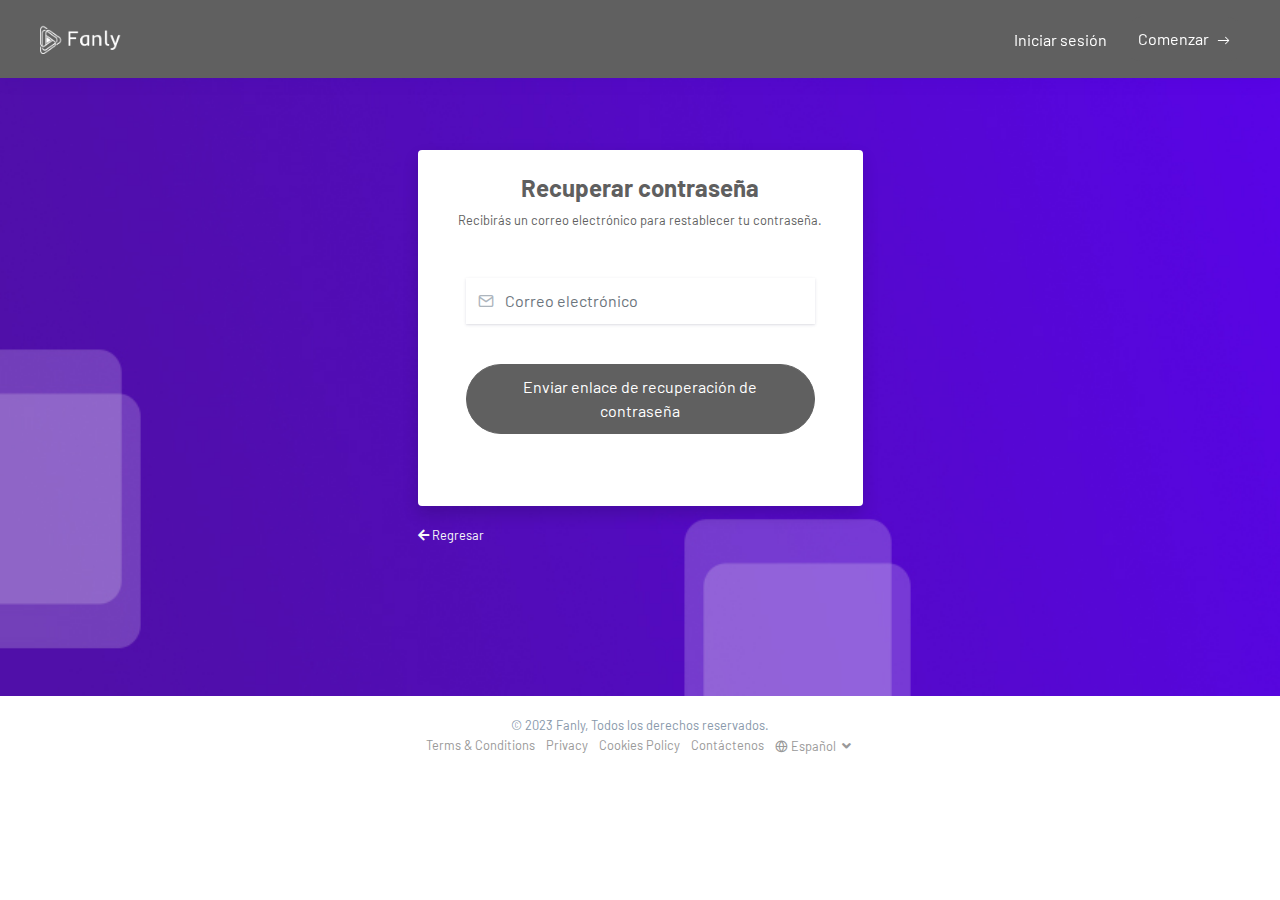
<file: password/reset.html>
<!DOCTYPE html>
<html lang="es">


<!-- Mirrored from fanlyvip.io/password/reset by HTTrack Website Copier/3.x [XR&CO'2014], Mon, 09 Jan 2023 21:07:37 GMT -->
<!-- Added by HTTrack --><meta http-equiv="content-type" content="text/html;charset=UTF-8" /><!-- /Added by HTTrack -->
<head>
  <meta charset="utf-8">
  <meta name="viewport" content="width=device-width, initial-scale=1, shrink-to-fit=no">
  <!-- CSRF Token -->
  <meta name="csrf-token" content="4025kk3P5U6IxXTqK2PggWsnJut77xLoXgIdIihC">
  <meta name="description" content="Lorem ipsum dolor sit amet, consectetur adipiscing elit. Integer ut tortor rutrum massa efficitur tincidunt vel nec lacus. Curabitur porta aliquet diam, eu gravida neque lacinia.">
  <meta name="keywords" content="donaciones,soporte,creadores,sponzy,suscripción,contenido" />
  <meta name="theme-color" content="#606060">
  <title> Recuperar contraseña - Fanly - Soporte a los creadores de contenido</title>
  <!-- Favicon -->
  <link href="../public/img/favicon-1669150391.png" rel="icon">

  <link href="../public/css/core.minb06a.css?v=4.5" rel="stylesheet">
<link href="../public/css/feather.css" rel="stylesheet">
<link href="../public/css/bootstrap-iconsb06a.css?v=4.5" rel="stylesheet">
<link href="../public/css/icomoon.css" rel="stylesheet">

<link href="../public/css/bootstrap.min.css" rel="stylesheet">

<link href="../public/css/stylesb06a.css?v=4.5" rel="stylesheet">
<link href="../public/js/plyr/plyrb06a.css?v=4.5" rel="stylesheet" type="text/css" />


<script type="text/javascript">
// Global variables
  var URL_BASE = "../index.html";
  var lang = 'es';
  var _title = ' Recuperar contraseña - Fanly - Soporte a los creadores de contenido';
  var session_status = "off";
  var totalPosts =  0 ;
  var ReadMore = "Ver todo";
  var copiedSuccess = "Enlace copiado correctamente.";
  var copied = "¡Copiado!";
  var copy_link = "Copiar enlace";
  var loading = "Cargando...";
  var please_wait = "Por favor espere...";
  var error_occurred = "Ha ocurrido un error";
  var error_oops = "Vaya...";
  var error_reload_page = "Vaya ... Ocurrió un error, vuelva a cargar la página";
  var ok = "Ok";
  var user_count_carousel =  0 ;
  var no_results_found = "No se han encontrado resultados";
  var no_results = "No hay resultados";
  var no_one_seen_story_yet =  "Nadie ha visto tu historia todavía";
  var is_profile = false;
  var error_scrollelement = false;
  var captcha = false;
  var alert_adult = false;
  var error_internet_disconnected = "La conexión se ha perdido";
  var announcement_cookie = "q1aoPc21ENgS2l2Ca3bM";
  var resend_code = "Reenviar código";
  var resending_code = "Reenviando código...";
  var query = "";
  var sortBy = "";
  var login_continue = "Inicia sesión para continuar";
  var register = "Regístrate";
  var login_with = "Iniciar sesión con";
  var sign_up_with = "Regístrate con";
</script>

<style type="text/css">

  footer.admin-footer.px-4.py-3.bg-white.shadow-custom {
    display: none;
}


.mb-2.w-100 {
    display: none;
}


.bg-gradient {
  background: url('../public/img/bg-gradient.jpg');
  background-size: cover;
}

a.social-share i {color: #797979; font-size: 32px;}
a:hover.social-share { text-decoration: none; }
.btn-whatsapp {color: #50b154 !important;}
.close-inherit {color: inherit !important;}
.btn-twitter { background-color: #1da1f2;  color:#fff !important;}

@media (max-width: 991px) {
  .navbar-user-mobile {
    font-size: 20px;
  }
}
.or {
display:flex;
justify-content:center;
align-items: center;
color:grey;
}

.or:after,
.or:before {
  content: "";
  display: block;
  background: #adb5bd;
  width: 50%;
  height:1px;
  margin: 0 10px;
}

.icon-navbar { font-size: 22px; vertical-align: bottom;  }

.btn, .sa-button-container button {border-radius: 50rem!important;}

.navbar_background_color { background-color: #606060 !important; }
.link-scroll a.nav-link:not(.btn), .navbar-toggler:not(.text-white) { color: #ffffff !important; }

@media (max-width: 991px) {
  .navbar .navbar-collapse, .dd-menu-user, .dropdown-item.balance:hover
  { background-color: #606060 !important; color: #ffffff !important; }
  .navbar-collapse .navbar-toggler span { background-color: #ffffff !important; }
  .dropdown-divider { border-top-color: #606060 !important;}
  }

.footer_background_color { background-color: #606060 !important; }
.footer_text_color, .link-footer:not(.footer-tiny) { color: #ffffff; }


:root {
  --plyr-color-main: #606060;
}
:root {
  --swiper-theme-color: #606060;
}
:root {
  --color-media-wrapper:  #454545 ;
  --color-pulse-media-wrapper:  #373737 ;
}

.plyr--video.plyr--stopped .plyr__controls {display: none;}

@media (min-width: 767px) {
  .login-btn { padding-top: 12px !important;}
}

::selection{ background-color: #606060; color: white; }
::moz-selection{ background-color: #606060; color: white; }
::webkit-selection{ background-color: #606060; color: white; }

body a,
a:hover,
a:focus,
a.page-link,
.btn-outline-primary,
.btn-link {
    color: #606060;
}
.text-primary {
    color: #606060!important;
}

a.text-primary.btnBookmark:hover, a.text-primary.btnBookmark:focus {
  color: #606060!important;
}
.dropdown-menu {
  font-size: 16px !important;
  line-height: normal !important;
  padding: .5rem !important;
}
.dropdown-item {
  border-radius: 5px;
}
.btn-primary:not(:disabled):not(.disabled).active,
.btn-primary:not(:disabled):not(.disabled):active,
.show>.btn-primary.dropdown-toggle,
.btn-primary:hover,
.btn-primary:focus,
.btn-primary:active,
.btn-primary,
.btn-primary.disabled,
.btn-primary:disabled,
.custom-checkbox .custom-control-input:checked ~ .custom-control-label::before,
.page-item.active .page-link,
.page-link:hover,
.owl-theme .owl-dots .owl-dot span,
.owl-theme .owl-dots .owl-dot.active span,
.owl-theme .owl-dots .owl-dot:hover span
 {
    background-color: #606060;
    border-color: #606060;
}
.bg-primary,
.dropdown-item:focus,
.dropdown-item:hover,
.dropdown-item.active,
.dropdown-item:active,
.tooltip-inner,
.custom-range::-webkit-slider-thumb,
.custom-range::-webkit-slider-thumb:active {
    background-color: #606060!important;
}

.custom-range::-moz-range-thumb:active,
.custom-range::-ms-thumb:active {
  background-color: #606060!important;
}

.custom-checkbox .custom-control-input:indeterminate ~ .custom-control-label::before,
.custom-control-input:focus:not(:checked) ~ .custom-control-label::before,
.btn-outline-primary {
  border-color: #606060;
}
.custom-control-input:not(:disabled):active~.custom-control-label::before,
.custom-control-input:checked~.custom-control-label::before,
.btn-outline-primary:hover,
.btn-outline-primary:focus,
.btn-outline-primary:not(:disabled):not(.disabled):active,
.list-group-item.active,
.btn-outline-primary:not(:disabled):not(.disabled).active,
.badge-primary {
    color: #fff;
    background-color: #606060;
    border-color: #606060;
}
.popover .arrow::before { border-top-color: rgba(0,0,0,.35) !important; }
.bs-tooltip-bottom .arrow::before {
  border-bottom-color: #606060!important;
}
.arrow::before {
  border-top-color: #606060!important;
}
.nav-profile li.active {
  border-bottom: 3px solid #606060 !important;
}
.button-avatar-upload {left: 0;}
input[type='file'] {overflow: hidden;}
.badge-free { top: 10px; right: 10px; background: rgb(0 0 0 / 65%); color: #fff; font-size: 12px;}

.btn-facebook, .btn-twitter, .btn-google {position: relative;}
.btn-facebook i, .btn-twitter i  {
  position: absolute;
    left: 10px;
    bottom: 14px;
    width: 36px;
}

.btn-google img  {
  position: absolute;
    left: 18px;
    bottom: 12px;
    width: 18px;
}

.button-search {top: 0;}

@media (min-width: 768px) {
  .pace {display:none !important;}
}

@media (min-width: 992px) {
  .menuMobile {display:none !important;}
}

.pace{-webkit-pointer-events:none;pointer-events:none;-webkit-user-select:none;-moz-user-select:none;user-select:none}
.pace-inactive{display:none}
.pace .pace-progress{background:#606060;position:fixed;z-index:2000;top:0;right:100%;width:100%;height:3px}

.menuMobile {
  position: fixed;
  bottom: 0;
  left: 0;
  z-index: 1040;
  
}
.btn-mobile {border-radius: 25px;
  }
.btn-mobile:hover {
    background-color: rgb(243 243 243 / 26%);
    text-decoration: none !important;
    -webkit-transition: all 200ms linear;
    -moz-transition: all 200ms linear;
    -o-transition: all 200ms linear;
    -ms-transition: all 200ms linear;
    transition: all 200ms linear;
}

@media (max-width: 991px) {
  .navbar .navbar-collapse {
    width: 300px !important;
    box-shadow: 5px 0px 8px #000;
  }

  .card-profile {width: 100% !important; text-align: center;}
  .section-msg {padding: 0 !important;}
  .text-center-sm { text-align: center !important;}

  #navbarUserHome { position: initial !important;}

  .notify {
    top: 5px !important;
    right: 5px !important;
  }

  }
.sidebar-overlay #mobileMenuOverlay {
    position: fixed;
    width: 100%;
    height: 100%;
    background: rgba(0, 0, 0, 0.8);
    z-index: 101;
    -webkit-transition: all .9s;
    -moz-transition: all .8s;
    -ms-transition: all .8s;
    -o-transition: all .8s;
    transition: all .8s;
    transition-delay: .35s;
    left: 0;
}
.noti_notifications, .noti_msg {display: none;}

.link-menu-mobile {border-radius: 6px;}
.link-menu-mobile:hover:not(.balance) {
  background: rgb(242 242 242 / 40%);
}
a.link-border {text-decoration: none;}
@media (max-width: 479px) {
  .card-border-0 {
    border-right: 0 !important;
    border-left: 0 !important;
    border-radius: 0 !important;
  }
  .card.rounded-large {
    border-radius: 0 !important;
  }
  .wrap-post {padding: 0 !important;}
}

@media (min-width: 576px) {
  .modal-login {
      max-width: 415px;
  }
}
.toggleComments { cursor: pointer;}
.blocked {left: 0; top: 0;}
.card-settings > .list-group-flush>.list-group-item {border-width: 0 0 0px !important;}
.btn-active-hover {background-color: #f3f3f3;}

/* Chrome, Safari, Edge, Opera */
input::-webkit-outer-spin-button,
input::-webkit-inner-spin-button {
  -webkit-appearance: none;
  margin: 0;
}

/* Firefox */
input[type=number] {
  -moz-appearance: textfield;
}
.container-msg {position: relative; overflow: auto; overflow-x: hidden; flex: 2; -webkit-box-flex: 2;}
.section-msg {
    display: -webkit-box;
    display: -ms-flexbox;
    display: flex;
    -webkit-box-flex: 1;
    -ms-flex-positive: 1;
    flex-grow: 1;
    -webkit-box-orient: vertical;
    -webkit-box-direction: normal;
    -ms-flex-flow: column;
    flex-flow: column;
    min-width: 0;
    width: 100%;
}
.container-media-msg {max-width: 100%;max-height: 100%;}
.container-media-img {max-width: 100%;}
.rounded-top-right-0 {border-top-right-radius: 0 !important;}
.rounded-top-left-0{border-top-left-radius: 0 !important;}
.custom-rounded {border-radius: 10px;}
.card-profile {width: 75%;}
.fancybox-button {background: none !important;}
.modal-open .modal,
.sweet-overlay {
  backdrop-filter: blur(10px);
  -webkit-backdrop-filter: blur(10px);
}
.pulse-btn:active > i,
.pulse-btn:active > svg {
  animation-duration: 600ms;
  animation-name: pulse-animation;
  animation-timing-function: ease-in;
  -webkit-transition: all .1s;
    transition: all .1s;
}
@keyframes  pulse-animation{
  0% { transform:scale(1.2); }
  100% { transform:scale(0); }
}
.post-image {
  max-height: 600px;
  object-fit: cover;
  object-position: 100% center;
}
@media (max-width: 600px) {
  .post-image {
      max-height: 90vw;
  }
}
.swiper-container {
  width: 100%;
}
.font-14 {
  font-size: 14px;
}
.card-user-profile {
  border-radius: .50rem!important;
}
.card-user-profile > .card-cover {
  border-top-left-radius: .50rem!important;
  border-top-right-radius: .50rem!important;
}
.btn-arrow-expand[aria-expanded='true'] > i.fa-chevron-down:before {
    transform: rotate(180deg);
    content: "\f077";
}

.btn-menu-expand[aria-expanded='true'] > i.fa-bars:before {
    content: "\f00d";
}
.wrapper-msg-right {
  float: initial;
  margin-right: auto;
  max-width: 500px;
}
.wrapper-msg-left {
  float: initial;
  margin-left: auto;
  max-width: 500px;
}
.post-img-grid {
  position: absolute;
  display: block;
  left: 0;
  right: 0;
  top: 0;
  bottom: 0;
  width: 100%;
  height: 100%;
  opacity: 0;
}
@keyframes  placeHolderShimmer {
  0% {
    background-position: -150px 0;
  }
  100% {
    background-position: 150px 0;
  }
}
.media-wrapper {
  background-color: var(--color-media-wrapper);
  animation-name: pulse;
  animation-duration: 2s;
  animation-iteration-count: infinite;
  position: relative;
}

@keyframes  pulse {
  0% {
    background-color: var(--color-media-wrapper);
  }
  50% {
    background-color: var(--color-pulse-media-wrapper);
  }
  100 {
    background-color: var(--color-media-wrapper);
  }
}
/* ----- MEDIA GRID 1 ------- */
.media-grid-1 .media-wrapper {
  position: relative;
  padding-top: 60%;
  width: 100%;
  overflow: hidden;
  background-size: cover;
  background-position: center;
  cursor: pointer;
  border-radius: 6px;
  -webkit-border-radius: 6px;
  -o-border-radius: 6px;
  -ms-border-radius: 6px;
  display: block;
}

/* ----- MEDIA GRID 2 ------- */
.media-grid-2 {
  position: relative;
  width: 100%;
  display: flex;
  display: -webkit-flex;
}

.media-grid-2 .media-wrapper {
  position: relative;
  padding-top: 45%;
  width: 50%;
  overflow: hidden;
  background-size: cover;
  background-position: center;
  cursor: pointer;
}
.media-grid-2 .media-wrapper:nth-child(1),
.media-grid-3 .media-wrapper:nth-child(1) {
  border-bottom-left-radius: 6px;
  -webkit-border-bottom-left-radius: 6px;
  -o-border-bottom-left-radius: 6px;
  -ms-border-bottom-left-radius: 6px;
  border-top-left-radius: 6px;
  -webkit-border-top-left-radius: 6px;
  -o-border-top-left-radius: 6px;
  -ms-border-top-left-radius: 6px;
}

.media-grid-2 .media-wrapper:nth-child(2) {
  border-bottom-right-radius: 6px;
  -webkit-border-bottom-right-radius: 6px;
  -o-border-bottom-right-radius: 6px;
  -ms-border-bottom-right-radius: 6px;
  border-top-right-radius: 6px;
  -webkit-border-top-right-radius: 6px;
  -o-border-top-right-radius: 6px;
  -ms-border-top-right-radius: 6px;
}

.media-grid-2 .media-wrapper:nth-child(2) {
  margin-left: 3px;
}
.media-grid-1,
.media-grid-3,
.media-grid-4,
.media-grid-5 {
  position: relative;
  width: 100%;
  display: table;
  overflow: hidden;
}
/* ----- MEDIA GRID 3 ------- */
.media-grid-3 .media-wrapper:nth-child(1) {
  position: relative;
  padding-top: 70.6%;
  width: calc(50% / 1 - 0px);
  overflow: hidden;
  background-size: cover;
  background-position: center;
  cursor: pointer;
  float: left;
}
.media-grid-3 .media-wrapper:nth-child(2) {
  position: relative;
  padding-top: 35%;
  width: calc(100% / 2 - 3px);
  overflow: hidden;
  background-size: cover;
  background-position: center;
  cursor: pointer;
  float: left;
  margin-left: 3px;
  margin-bottom: 3px;
  border-top-right-radius: 6px;
  -webkit-border-top-right-radius: 6px;
  -o-border-top-right-radius: 6px;
  -ms-border-top-right-radius: 6px;
}
.media-grid-3 .media-wrapper:nth-child(3) {
  position: relative;
  padding-top: 35%;
  width: calc(100% / 2 - 3px);
  overflow: hidden;
  background-size: cover;
  background-position: center;
  cursor: pointer;
  float: left;
  margin-left: 3px;
  border-bottom-right-radius: 6px;
  -webkit-border-bottom-right-radius: 6px;
  -o-border-bottom-right-radius: 6px;
  -ms-border-bottom-right-radius: 6px;
}

/* ----- MEDIA GRID 4/5 OR MORE ------- */
.media-grid-4 .media-wrapper:nth-child(1) {
  position: relative;
  padding-top: 50%;
  width: calc(100% / 1 - 0px);
  overflow: hidden;
  background-size: cover;
  background-position: center;
  cursor: pointer;
  float: left;
  margin-bottom: 3px;
  border-top-right-radius: 6px;
  -webkit-border-top-right-radius: 6px;
  -o-border-top-right-radius: 6px;
  -ms-border-top-right-radius: 6px;
  border-top-left-radius: 6px;
  -webkit-border-top-left-radius: 6px;
  -o-border-top-left-radius: 6px;
  -ms-border-top-left-radius: 6px;
}
.media-grid-5 .media-wrapper:nth-child(1) {
  position: relative;
  padding-top: 45%;
  width: calc(100% / 2 - 3px);
  float: left;
  overflow: hidden;
  background-size: cover;
  background-position: center;
  cursor: pointer;
  margin-bottom: 3px;
  margin-right: 3px;
}
.media-grid-5 .media-wrapper:nth-child(2) {
  position: relative;
  padding-top: 45%;
  width: calc(100% / 2 - 0px);
  float: left;
  overflow: hidden;
  background-size: cover;
  background-position: center;
  cursor: pointer;
  margin-bottom: 3px;

}
.media-grid-4 .media-wrapper:nth-child(2),
.media-grid-5 .media-wrapper:nth-child(3) {
  position: relative;
  padding-top: 30.3%;
  width: calc(100% / 3 - 0px);
  overflow: hidden;
  background-size: cover;
  background-position: center;
  cursor: pointer;
  float: left;
  border-bottom-left-radius: 6px;
  -webkit-border-bottom-left-radius: 6px;
  -o-border-bottom-left-radius: 6px;
  -ms-border-bottom-left-radius: 6px;
}
.media-grid-4 .media-wrapper:nth-child(3),
.media-grid-5 .media-wrapper:nth-child(4) {
  position: relative;
  padding-top: 30.3%;
  width: calc(100% / 3 - 3px);
  overflow: hidden;
  background-size: cover;
  background-position: center;
  cursor: pointer;
  float: left;
  margin-left: 3px;
}
.media-grid-4 .media-wrapper:nth-child(4),
.media-grid-5 .media-wrapper:nth-child(5) {
  position: relative;
  padding-top: 30.3%;
  width: calc(100% / 3 - 3px);
  overflow: hidden;
  background-size: cover;
  background-position: center;
  cursor: pointer;
  float: left;
  margin-left: 3px;
  border-bottom-right-radius: 6px;
  -webkit-border-bottom-right-radius: 6px;
  -o-border-bottom-right-radius: 6px;
  -ms-border-bottom-right-radius: 6px;
}
.media-grid-4 .media-wrapper:nth-child(1),
.media-grid-4 .media-wrapper:nth-child(2),
.media-grid-4 .media-wrapper:nth-child(3),
.media-grid-4 .media-wrapper:nth-child(4) > img,
.media-grid-4 .media-wrapper:nth-child(5) > img {
  z-index: 2;
}
.wrapper-media-music {
    width: 100%;
    max-width: 500px;
    height: auto;
    border: 1px solid #DDD;
    border-radius: 6px;
}
.progress-upload-cover {
  background-color: #606060 !important;
}
.more-media {
  display: block;
  background: rgba(0,0,0,.3);
  position: absolute;
  top: 0;
  left: 0;
  width: 100%;
  height: 100%;
  z-index: 9;
}
.more-media h2 {
  line-height: 1.8;
  text-align: center;
  position: absolute;
  left: 0;
  width: 100%;
  top: 50%;
  margin-top: -30px;
  color: #fff;
  z-index: 5;
}
.container-post-media {
  position: relative;
  width: 100%;
  display: flex;
  display: -webkit-flex;
  overflow: hidden;
}
.button-play {
  cursor: pointer;
  margin: auto auto;
  width: 48px;
  height: 48px;
  position: absolute;
  top: 0;
  bottom: 0;
  left: 0;
  right: 0;
  z-index: 3;
  font-size: 28px;
  line-height: 48px;
  background-color: #606060!important;
  border-radius: 100%;
  text-align: center;
  opacity: 0.9;
}
.wrapper-msg-inbox {
  overflow: auto;
  overflow-x: hidden;
}
@media (max-width: 991px) {
  .wrapper-msg-inbox {
    padding-top: 78px !important;
    padding-bottom: 60px !important;
  }
}
.wrapper-msg-inbox::-webkit-scrollbar {
    width: 5px;
    height: 8px;
    -webkit-transition: all 0.2s ease;
  	        transition: all 0.2s ease;
}
.wrapper-msg-inbox::-webkit-scrollbar-track {
    background-color:  #ebebeb ;
    border-radius: 6px;
}
.wrapper-msg-inbox::-webkit-scrollbar-thumb {
    background-color: #ccc;
    border-radius: 6px;
}
.wrapper-msg-inbox {
  scrollbar-color: #ccc  #ebebeb ;
  scrollbar-width: 5px;
}
.msg-inbox {
  border: 0;
}
@media (min-width: 1280px) {
  .container-lg-3 {
    max-width: 1300px;
  }
}
.menu-left-home li > a {
  padding: 5px 12px;
  display: block;
  font-size: 19px;
  text-decoration: none;
  margin-bottom: 8px;
  border-radius: 20px;
  color: #8a96a3;
  -webkit-transition: all 200ms linear;
  -moz-transition: all 200ms linear;
  -o-transition: all 200ms linear;
  -ms-transition: all 200ms linear;
  transition: all 200ms linear;
}
.menu-left-home li > a:hover,
.menu-left-home li > a.active {
  background-color: #606060;
  color: white;
}
.sticky-top {
    top: 90px;
}
.btn-category {
  width: 100%;
  text-align: left;
}
.category-filter {
  padding: 10px 15px;
  display: block;
  font-weight: bold;
}
.text-red {
  color: #F00;
}
.text-orange {
  color: #ff3507;
}
.img-vertical-lg {
  padding-top: 80% !important;
  max-width: 300px;
}
.wrapper-msg-left .img-vertical-lg {
  float:right;
}
.wrapper-msg-right .img-vertical-lg {
  float:left;
}
.button-white-sm {
  padding: 4px 15px;
  border: 1px solid #ccc;
  border-radius: 20px;
  text-align: center;
  font-size: 14px;
  color:  #333 ;
  display: inline-block;
  vertical-align: middle;
}
a:hover.button-white-sm {
  text-decoration: none;
  border-color: #606060;
  background-color: #606060;
  color: white;
  -webkit-transition: all 200ms linear;
  -moz-transition: all 200ms linear;
  -o-transition: all 200ms linear;
  -ms-transition: all 200ms linear;
  transition: all 200ms linear;
}
.msg-inbox .active .verified {
  color: #FFF !important;
}
select[multiple] {
  visibility: hidden;
}
.select2-container
.select2-selection--multiple {
  min-height: 47px !important;
}

.select2-container--default
.select2-selection--multiple {
  border-left-width: 0 !important;
  border-bottom-left-radius: 0 !important;
  border-top-left-radius: 0 !important;

  background-color:  #fff !important ;
  border-color:  #cad1d7 !important ;
}

.select2-hidden-accessible {
  position: absolute !important;
}
.select2-container--default
.select2-selection--multiple
.select2-selection__choice {
  background-color: var(--plyr-color-main) !important;
  border: 1px solid var(--plyr-color-main) !important;
  color: #fff !important;
  padding: 4px 10px !important;
}
.select2-results__option {
  color: #333;
}
.select2-container
.select2-search--inline
.select2-search__field {
  margin-top: 10px !important;
}
.announcements a {
  text-decoration: none;
  border-bottom: 1px solid;
  color: #fff;
}
.unread-chat {
  background-color: #f8f9fa;
}
.glightbox-open {
	height: auto !important;
}
.txt-black {color: #241e12;}
.p-bottom-8 {padding-bottom: 8px;}
.pinned-post {border-color:#606060 !important;}
.post-pending {
  border-color:#ff9800 !important;
}
.table-striped tbody tr:nth-of-type(odd) {background-color: rgba(0,0,0,.03);}


@media (max-width: 991px) {
  .w-100-mobile {
    width: 100% !important;
  }
}
.button-like-live {
  font-size: 25px;
}
@media (max-width: 767px) {

  .wrapper-live-chat  {
    background-color: transparent !important;
    position: absolute !important;
    padding: 0 !important;
    z-index: 200 !important;
    max-height: 250px !important;
    bottom: 0;
    left: 0;
    -webkit-mask-image: linear-gradient(transparent 0%, rgba(50, 50, 50, 1.0) 20%);
  }
  .wrapper-live-chat > .card,
  #commentLive {
    background-color: transparent !important;
    color: #FFF;
  }
  .titleChat {
    display: none !important;
  }
  #allComments {
    padding-top: 20px !important;
  }
  .live-blocked {
    background-color: rgba(255, 255, 255, 0.1) !important;
  }
  li.chatlist {
    color: #FFF !important;
    font-size: 14px;
    text-shadow: 0 1px 2px #000;
  }
  .wrapper-live-chat .content {
    padding-bottom: 0 !important;
    padding-top: 0 !important;
  }
  .wrapper-live-chat .card-footer {
    border: 0 !important;
  }
  .buttons-live {
    color: #FFF !important;
  }
  .buttons-live:hover {
    background-color: transparent !important;
  }
  #commentLive::placeholder {
    color: #FFF !important;
    opacity: 1;
  }
  #commentLive::-moz-placeholder {
    color: #FFF !important;
    opacity: 1;
  }
  #commentLive::-ms-input-placeholder {
    color: #FFF !important;
    opacity: 1;
  }
  #commentLive:-ms-input-placeholder {
    color: #FFF !important;
    opacity: 1;
  }
  #commentLive::-webkit-input-placeholder {
    color: #FFF !important;
    opacity: 1;
  }
  input#commentLive {
    border: 1px solid #FFF !important;
    border-radius: 60px;
  }
  .offline-live { display: none;}
}/* End max-width 767 */

.tipped-live {
  font-size: 14px;
  text-shadow: 0 1px 4px #4b4b4b;
}
.live_offline::before {
  top: 0;
  left: 0;
  right: 0;
  bottom: 0;
  backdrop-filter: blur(15px);
  -webkit-backdrop-filter: blur(15px);
  content: "";
  z-index: 1;
  position: absolute;
}
.live_offline::after {
  top: 0;
  left: 0;
  right: 0;
  bottom: 0;
  content: "";
  z-index: 1;
  position: absolute;
  background-color: rgba(50, 50, 50, 0.8);
}
.text-content-live {
  position: relative;
  color: #FFF;
  z-index: 2 !important;
}
#full-screen-video {
  position: relative;
  width: 100%;
  height: 100%;
}
.liveContainer {
  background-color: #000;
}
.live-top-menu {
  width: 100%;
  padding: 1rem!important;
  position: absolute;
  top: 0;
  right: 0;
  z-index: 200;
}
@keyframes  pulse-live {
  0% {
    background-color: #ff0000;
  }
  50% {
    background-color: #ff0000b0;
  }
  100 {
    background-color: #ff0000;
  }
}
.live {
  color: #fff;
  border-color: #ff0000;
  background-color: #ff0000;
  padding: 5px 15px;
  border-radius: 4px;
  display: inline-block;
  vertical-align: text-top;
  font-weight: bold;
  animation-name: pulse-live;
  animation-duration: 2s;
  animation-iteration-count: infinite;
}
.live-views {
  color: #fff;
  border-color: #000000;
  background-color: #0000007a;
  padding: 5px 15px;
  border-radius: 4px;
  display: inline-block;
  vertical-align: text-top;
  font-weight: bold;
}
.close-live,
.exit-live,
.live-options {
  color: #FFF;
  font-size: 22px;
  vertical-align: bottom;
  cursor: pointer;
}
.text-shadow-sm {
  text-shadow: 0 1px 0px #000;
}
.div-flex {
  flex: 1 1 auto;
  position: relative;
  min-height: 12px;
}
.chat-msg {
  flex: 1 1 auto;
  display: flex;
  flex-direction: column;
}
.menu-options-live a {
  cursor: pointer;
}
.avatar-wrap-live {
  width: 150px;
  height: 150px;
  border-radius: 50%;
  margin: 0 auto;
  background-color: #FFF;
  margin-bottom: 15px;
}
.video-poster-html {
  position:absolute;
  right: 0;
  top: 0;
  min-width: 100%;
  max-width: 100%;
  height: 100%;
  width: auto;
  z-index: 2;
  margin: 0 auto;
  object-fit: cover;
}
.wrapper-live {
  position: relative;
  max-width: 100px;
  margin: auto;
}
@keyframes  pulseLive {
  0% {
    opacity: 0.1;
    transform: scale(1.05);
  }
  50% {
    opacity: 1;
    transform: scale(1.15);
  }
  100% {
    opacity: 0.1;
    transform: scale(1.3);
  }
}
.live-pulse {
  top: 0;
  left: 0;
  right: 0;
  bottom: 0;
  position: absolute;
  border: 3px solid #ff0000;
  z-index: 1;
  border-radius: 50%;
}
.live-pulse::after,
.live-pulse::before {
  width: 100%;
  border: 2px solid #ff0000 !important;
  height: 100%;
  content: "";
  display: block;
  z-index: 2;
  position: absolute;
  border-radius: 50%;
  animation-name: pulseLive;
  animation-duration: 1.6s;
  animation-iteration-count: infinite;
  animation-timing-function: ease-in-out;
}
.live-pulse::after {
  animation-delay: .5s;
}
.live-span {
  width: 39px;
  left: 0;
  right: 0;
  bottom: -10px;
  height: 17px;
  border-radius: 3px;
  text-transform: uppercase;
  justify-content: center;
  background-color: #ff0000;
  margin: auto;
  display: flex;
  z-index: 2;
  position: absolute;
  font-size: 8px;
  text-align: center;
  align-items: center;
  font-weight: 900;
  color: #FFF;
}
.button-like-live .bi-heart-fill {
  color: #F00 !important;
}
.avatar-live {
  border: 2px solid #f00;
}
.liveLink {cursor: pointer;}
.icon-wrap {
  position: absolute;
  top: -30px;
  right: 10px;
  z-index: 0;
  font-size: 115px;
  color: rgba(0,0,0,0.10);
  transform: rotate(20deg);
}
.inner-wrap {
  position: relative;
  z-index: 1;
}
.fee-wrap {
  padding: 5px 10px;
  border: 1px dashed #ccc;
  border-radius: 6px;
}
.btn-arrow-expand-bi[aria-expanded='true'] .bi-chevron-down::before {
  transform: rotate(180deg);
}
.transition-icon::before {
  -moz-transition: all 0.3s ease;
  -webkit-transition: all 0.3s ease;
  transition: all 0.3s ease;
}
.limitLiveStreaming {
  position: absolute;
  top: 45px;
  left: 65px;
}
.subscriptionDiscount {
  font-size: 14px;
  padding: 2px 20px;
  border: 1px dashed;
  border-radius: 50px;
  margin-top: 5px;
  margin-bottom: 5px;
  display: inline-block;
}
.border-dashed-radius {
  border: 1px dashed #a7a7a7;
  border-radius: 10px;
}
.list-taxes:last-child {
  border-bottom: 0 !important;
  border-radius: inherit;
}
.search-bar {
  border-radius: 60px;
  padding: 12px 20px !important;
  height: 40px !important;
  background-color: #f6f6f6;
  border: 1px solid transparent !important;
}
.search-bar:focus {
  border: 1px solid #ced4da !important;
  -moz-transition: all 0.3s ease;
  -webkit-transition: all 0.3s ease;
  transition: all 0.3s ease;
}

.count-previews {
  position: absolute;
  right: 10px;
  top: 10px;
  padding: 8px 6px;
  background: #0000009e;
  border-radius: 6px;
  color: #fff;
  font-size: 12px;
}
a.link-shop,
a.choose-type-sale {
  color: inherit;
  text-decoration: none;
}
a:hover.choose-type-sale {
  border-color: #606060;
}
.text-truncate-2 {
  word-wrap: break-word;
  -webkit-line-clamp: 2;
  -webkit-box-orient: vertical;
  white-space: pre-wrap;
  white-space: -moz-pre-wrap;
  white-space: -pre-wrap;
  white-space: -o-pre-wrap;
  word-break: break-word;
  text-align: left;
  display: -webkit-box;
  line-height: normal;
  height: auto;
  overflow: hidden;
  text-overflow: ellipsis;
}
.price-shop {
  position: absolute;
  right: 10px;
  bottom: 10px;
  padding: 8px 6px;
  background: #606060;
  border-radius: 6px;
  color: #fff;
  font-size: 18px;
  font-weight: bold;
}
.rounded-large {
  border-radius: 15px!important;
}
.shadow-large {
    box-shadow: 0 8px 30px rgba(0,0,0,.05)!important;
}
.buttons-mobile-nav {
  position: absolute;
  right: 10px;
  top: 10px;
}
.btn-mobile-nav {
  }
.btn-mobile-nav:hover {
  text-decoration: none !important;
}

.modal-content,
.modal-content > .modal-body > .card {
  border-radius: 0.8rem;
}

.btn-arrow::after {
    font-family: "bootstrap-icons";
    display: inline-block;
    padding-left: 5px;
    content: "\f138";
    transition: transform 0.3s ease-out;
    vertical-align: middle;

}
.btn-arrow-sm::after {
  font-size: 13px;
}
.btn-arrow:hover::after {
    transform: translateX(4px);
}
.btn-search {
    color: #c3c3c3;
    background: none;
    position: absolute;
    left: 0;
    outline: none;
    border: none;
    width: 50px;
    text-align: center;
    bottom: 20%;
}
.custom-select {
    white-space: nowrap;
    text-overflow: ellipsis;
    overflow: hidden;
}
.ui-widget-content {
  padding: 10px;
  border: 0 !important;
  border-bottom-left-radius: 6px;
  border-bottom-right-radius: 6px;
  box-shadow: rgb(101 119 134 / 20%) 0px 0px 15px, rgb(101 119 134 / 15%) 0px 0px 3px 1px;
}
.ui-state-active,
.ui-widget-content
.ui-state-active {
    width: 100%;
    display: block;
    border: 0 !important; 
    background: #efefef;
    color: #333;
    text-decoration: none;
    margin: 0;
    border-radius: 6px;
  }
.ui-menu .ui-menu-item-wrapper {
  width: 100%;
  display: block;
}
.ui-menu.ui-menu-item:not(:last-child) {
  margin-bottom: 10px;
}
.ui-widget {
  font-size: 15px;
}
.btn-sm-custom {
  font-size: .875rem;
  line-height: 1.5;
  padding: 0.25rem 0.5rem;
}
.dropdown-item {
  padding: 0.3rem 1.5rem;
}
.triggerEmoji {
  font-size: 20px;
  position: absolute;
  right: 0;
  top: 40%;
  cursor: pointer;
}
.triggerEmojiPost {
  font-size: 20px;
  position: absolute;
  right: 0;
  top: 0px;
  cursor: pointer;
}
.emoji {
  font-size: 26px;
  line-height: 32px;
  padding: 5px 8px;
  display: block;
  cursor: pointer;
  margin-bottom: 2px;
}
.dropdown-emoji {
  width: 350px;
  max-width: 350px;
  max-height: 300px;
  overflow: auto scroll;
}
.type-item {
  position: absolute;
  top: 10px;
  left: 10px;
  z-index: 2;
  background-color: #0000008c;
  font-size: 13px;
  color: #fff;
}
.font-13 {
  font-size: 13px;
}

.custom-scrollbar::-webkit-scrollbar {
    width: 5px;
    height: 8px;
    -webkit-transition: all 0.2s ease;
  	        transition: all 0.2s ease;
}
.custom-scrollbar::-webkit-scrollbar-track {
    background-color:  #ebebeb ;
    border-radius: 6px;
}
.custom-scrollbar::-webkit-scrollbar-thumb {
    background-color: #ccc;
    border-radius: 6px;
}
.custom-scrollbar {
  scrollbar-color: #ccc  #ebebeb ;
  scrollbar-width: 5px;
}
.icon--dashboard {
    color: rgb(0 0 0 / 2%) !important;
    transform: none !important;
}
.text-revenue {
  position: relative;
  z-index: 10;
}
.quality-video {
  padding: 2px 4px;
  background-color: #fff;
  color: #000;
  border-radius: 3px;
  margin: 0 5px;
  font-weight: bold;
}
.line-replies {
  align-items: stretch;
  border: 0;
  border-bottom: 1px solid #606060;
  box-sizing: border-box;
  display: inline-block;
  flex-direction: column;
  flex-shrink: 0;
  font: inherit;
  font-size: 100%;
  height: 0;
  margin: 0;
  margin-right: 16px;
  padding: 0;
  position: relative;
  vertical-align: middle;
  width: 24px;
}
.mr-14px {
    margin-right: 14px;
}
.dot-item:not(:last-child):after {
   font-family: "bootstrap-icons";
    content: "\F309";
    margin-left: 6px;
    color: inherit;
    vertical-align: middle;
}
.add-story {
  max-height: 160px;
  max-width: 110px;
  width: 25vw;
  border-radius: 5px;
  display: inline-block;
  margin: 0 6px;
  vertical-align: top;
}
.item-add-story {
  text-decoration: none;
  text-align: left;
  color: #fff;
  position: relative;
  max-height: 160px;
  display: block;
}
.add-story-preview {
  display: block;
  box-sizing: border-box;
  font-size: 0;
  max-height: 160px;
  height: 48vw;
  overflow: hidden;
  transition: transform .2s;
}
.add-story-preview img {
  display: block;
  box-sizing: border-box;
  height: 100%;
  width: 100%;
  background-size: cover;
  background-position: 50%;
  object-fit: cover;
  border-radius: 5px;
  position: absolute;
}
.item-add-story > .info {
  top: auto;
  height: auto;
  box-sizing: border-box;
  position: absolute;
  left: 0;
  right: 0;
  bottom: 0;
  padding: 6px;
  font-weight: 700;
  font-size: 12px;
  text-shadow: 1px 1px 1px rgb(0 0 0 / 35%), 1px 0 1px rgb(0 0 0 / 35%);
  display: inline-block;
  margin-top: 0.5em;
  line-height: 1.2em;
  width: 100%;
  overflow: hidden;
  text-overflow: ellipsis;
  border-bottom-left-radius: 5px;
  border-bottom-right-radius: 5px;
  z-index: 10;
}
.item-add-story > .info > .name {
  font-weight: 500;
}
.delete-history {
  position: absolute;
  top: 5px;
  right: 5px;
  padding: 2px 6px;
  background-color: #00000096!important;
  color: #fff;
  z-index: 2;
  border-radius: 6px;
  z-index: 10;
}
.bg-dark-transparent {
  background-color: #00000096!important;
}
.storyBackgrounds, .fontColor {
  width: 30px;
  height: 30px;
  object-fit: cover;
  border-radius: 50px;
  cursor: pointer;
  display: inline-block;
}
.storyBackgrounds.active,
.storyBg:first-child,
.fontColor.active {
  border: 1px solid #fff;
  box-shadow: 0 0 0 3px #606060;
}
.fontColor-white {background-color: #fff;}
.fontColor-black {background-color: #000;}
.bg-current {
  border-radius: 10px;
  height: 700px;
}
.bg-inside {
  position: relative;
  overflow: auto;
  overflow-x: hidden;
  flex: 2;
  -webkit-box-flex: 2;
  border-radius: 10px;
  max-width: 400px;
  height: 650px;
}
.text-story {
  font-size: 24px;
  font-family: Arial;
  word-break: break-word;
  font-weight: bold;
  color: #fff;
}
.modalStoryViews {
  max-height: 400px;
}
.modal-text-story {
  color: #fff;
  position: absolute;
  top: 50%;
  left: 50%;
  z-index: 100;
  transform: translate(-50%, -50%);
  font-size: 24px;
  font-family: Arial;
  word-break: break-word;
  white-space: break-spaces;
  font-weight: bold;
  width: 45vh;
  text-align: center;
}
.text-story-preview {
    color: #fff;
    position: absolute;
    top: 50%;
    left: 50%;
    z-index: 100;
    transform: translate(-50%, -50%);
    font-size: 5px;
    font-family: Arial;
    word-break: break-word;
    white-space: break-spaces;
    font-weight: bold;
    width: 10vh;
    text-align: center;
}
.profilePhoto, .info>.name {cursor: pointer;}
.profilePhoto {border-radius: 50%;}
.bg-black {background-color: #18191a!important;}
.border-2 {border: 2px solid #fff!important;}
.verified-story:after {
  font-family: "bootstrap-icons";
  display: inline-block;
  padding-left: 5px;
  content: "\F4B6";
  vertical-align: middle;
}
</style>

  
    <script type="text/javascript">
      var error_scrollelement = false;
  </script>

   <!-- Google tag (gtag.js) -->
<script async src="https://www.googletagmanager.com/gtag/js?id=G-MS2FJXE683"></script>
<script>
  window.dataLayer = window.dataLayer || [];
  function gtag(){dataLayer.push(arguments);}
  gtag('js', new Date());

  gtag('config', 'G-MS2FJXE683');
</script>
  </head>

<body>
  
  <div id="mobileMenuOverlay" data-toggle="collapse" data-target="#navbarCollapse" aria-controls="navbarCollapse" aria-expanded="false"></div>

  
  

  <div class="popout popout-error font-default"></div>

  <header>
	<nav class="navbar navbar-expand-lg navbar-inverse fixed-top p-nav  p-3    shadow-custom  navbar_background_color link-scroll ">
		<div class="container-fluid d-flex position-relative">

			
			<a class="navbar-brand" href="../index.html">
								<img src="../public/img/logo_2-1669182152.png" data-logo="logo-1669182165.png" data-logo-2="logo_2-1669182152.png" alt="Fanly" class="logo align-bottom max-w-100" />
						</a>

							<button class="navbar-toggler " type="button" data-toggle="collapse" data-target="#navbarCollapse" aria-controls="navbarCollapse" aria-expanded="false" aria-label="Toggle navigation">
					<i class="fa fa-bars"></i>
				</button>
			
			<div class="collapse navbar-collapse navbar-mobile" id="navbarCollapse">

			<div class="d-lg-none text-right pr-2 mb-2">
				<button type="button" class="navbar-toggler close-menu-mobile" data-toggle="collapse" data-target="#navbarCollapse" aria-controls="navbarCollapse" aria-expanded="false">
					<i class="bi bi-x-lg"></i>
				</button>
			</div>

			
				<ul class="navbar-nav ml-auto">
										<li class="nav-item mr-1">
						<a  class="nav-link login-btn " href="../login.html">
							Iniciar sesión
						</a>
					</li>

										<li class="nav-item">
						<a  class="toggleRegister nav-link btn btn-main btn-primary pr-3 pl-3 btn-arrow btn-arrow-sm" href="../signup.html">
							Comenzar
						</a>
					</li>
				
			
				</ul>
			</div>
		</div>
	</nav>
</header>
  
  <main  role="main">
      <div class="jumbotron home m-0 bg-gradient">
    <div class="container pt-lg-md">
      <div class="row justify-content-center">
        <div class="col-lg-5">
          <div class="card bg-white shadow border-0">

              <h4 class="text-center mb-0 font-weight-bold pt-4 px-4">
                Recuperar contraseña
              </h4>
              <small class="btn-block text-center mt-2 px-4">Recibirás un correo electrónico para restablecer tu contraseña.</small>

            <div class="card-body px-lg-5 py-lg-5">
              
              
              <form method="POST" action="https://fanlyvip.io/password/email">
                  <input type="hidden" name="_token" value="4025kk3P5U6IxXTqK2PggWsnJut77xLoXgIdIihC">
                  
                <div class="form-group mb-3">
                  <div class="input-group input-group-alternative">
                    <div class="input-group-prepend">
                      <span class="input-group-text"><i class="feather icon-mail"></i></span>
                    </div>
                    <input class="form-control " value="" placeholder="Correo electrónico" name="email" required type="text">

                  </div>
                </div>

                <div class="text-center">
                  <button type="submit" class="btn btn-primary my-4 w-100">Enviar enlace de recuperación de contraseña</button>
                </div>
              </form>

              
            </div>
          </div>
          <div class="row mt-3">
            <div class="col-6">
              <a href="../index.html" class="text-light">
                <small><i class="fas fa-arrow-left"></i> Regresar</small>
              </a>
            </div>
          </div>
        </div>
      </div>
    </div>
  </div>

    
          
                                      <div class="text-center py-3 px-3">
                      <div class="card border-0 bg-transparent">
  <div class="card-body p-0">
    <small class="text-muted">&copy; 2023 Fanly, Todos los derechos reservados.</small>
    <ul class="list-inline mb-0 small">

              
          <li class="list-inline-item">
            <a class="link-footer footer-tiny" href="../p/terms-of-service.html">
              Terms &amp; Conditions
            </a>
          </li>

        
              
          <li class="list-inline-item">
            <a class="link-footer footer-tiny" href="../p/privacy.html">
              Privacy
            </a>
          </li>

        
              
          <li class="list-inline-item">
            <a class="link-footer footer-tiny" href="../p/cookies.html">
              Cookies Policy
            </a>
          </li>

        
      
              <li class="list-inline-item"><a class="link-footer footer-tiny" href="../contact.html">Contáctenos</a></li>
    
      
              <div class="btn-group dropup d-inline">
      <li class="list-inline-item">
        <a class="link-footer dropdown-toggle text-decoration-none footer-tiny" href="javascript:;" data-toggle="dropdown">
          <i class="feather icon-globe"></i>
                                             Español                  </a>

      <div class="dropdown-menu">
                  <a  href="reset.html"  class="dropdown-item mb-1 ">
           English
          </a>
                    <a  class="dropdown-item mb-1  active text-white ">
           <i class="fa fa-check mr-1"></i>  Español
          </a>
                </div>
      </li>
    </div><!-- dropup -->
          
    <li class="list-inline-item">
      <div id="installContainer" class="display-none">
        <a class="link-footer footer-tiny" id="butInstall" href="javascript:void(0);">
          <i class="bi-phone"></i> Instalar App Web
        </a>
      </div>
    </li>
    </ul>
  </div>
</div>
                    </div>
                  
          
  
  
    
  
      <div class="modal fade" id="modal2fa" tabindex="-1" role="dialog" aria-labelledby="modal-form" aria-hidden="true">
	<div class="modal-dialog modal- modal-dialog-centered modal-sm" role="document">
		<div class="modal-content">
          <div class="modal-body p-0">
            <div class="card bg-white shadow border-0">
							<div class="card-body px-lg-5 py-lg-5 position-relative">
								<div class="mb-3">

									<h6><i class="bi bi-shield-lock mr-1"></i> Autenticación de dos pasos</h6>

									<small>Te hemos enviado un código a tu correo electrónico</small>
								</div>

								<form method="post" action="https://fanlyvip.io/verify/2fa" id="formVerify2fa">
									<input type="hidden" name="_token" value="4025kk3P5U6IxXTqK2PggWsnJut77xLoXgIdIihC">
									
									<input type="number" autocomplete="off" id="onlyNumber" onKeyPress="if(this.value.length==4) return false;" class="form-control mb-2" name="code" placeholder="Ingrese el código">

									<small class="form-text text-muted m-0">
                    <a href="javascript:void(0);" class="resend_code">
											<i class="bi bi-arrow-counterclockwise"></i> <span id="resendCode">Reenviar código</span>
                    </a>
                  </small>

									<div class="alert alert-danger display-none mt-2" id="errorModal2fa">
										<ul class="list-unstyled m-0" id="showErrorsModal2fa"></ul>
									</div>

									<div class="text-center">
										<button type="submit" id="btn2fa" class="btn btn-primary mt-3">
											<i></i> Enviar
										</button>
                  </div>
                </form>
              </div>
            </div>
          </div>
        </div>
	</div>
</div><!-- End Modal 2FA -->
  </main>

  <script>
window.paceOptions = {
    ajax: false,
    restartOnRequestAfter: false,
};
</script>
<script src="../public/js/core.minb06a.js?v=4.5"></script>
<script src="../public/js/bootstrap.bundle.min.js"></script>
<script src="../public/js/jqueryTimeago_es.js"></script>
<script src="../public/js/lazysizes.min.js" async=""></script>
<script src="../public/js/plyr/plyr.minb06a.js?v=4.5"></script>
<script src="../public/js/plyr/plyr.polyfilled.minb06a.js?v=4.5"></script>
<script src="../public/js/app-functionsb06a.js?v=4.5"></script>

<script src="../public/js/install-appb06a.js?v=4.5"></script>



<script type="text/javascript">
const lightbox = GLightbox({
    touchNavigation: true,
    loop: false,
    closeEffect: 'fade'
});

</script>


  
</body>

<!-- Mirrored from fanlyvip.io/password/reset by HTTrack Website Copier/3.x [XR&CO'2014], Mon, 09 Jan 2023 21:07:38 GMT -->
</html>
</file>
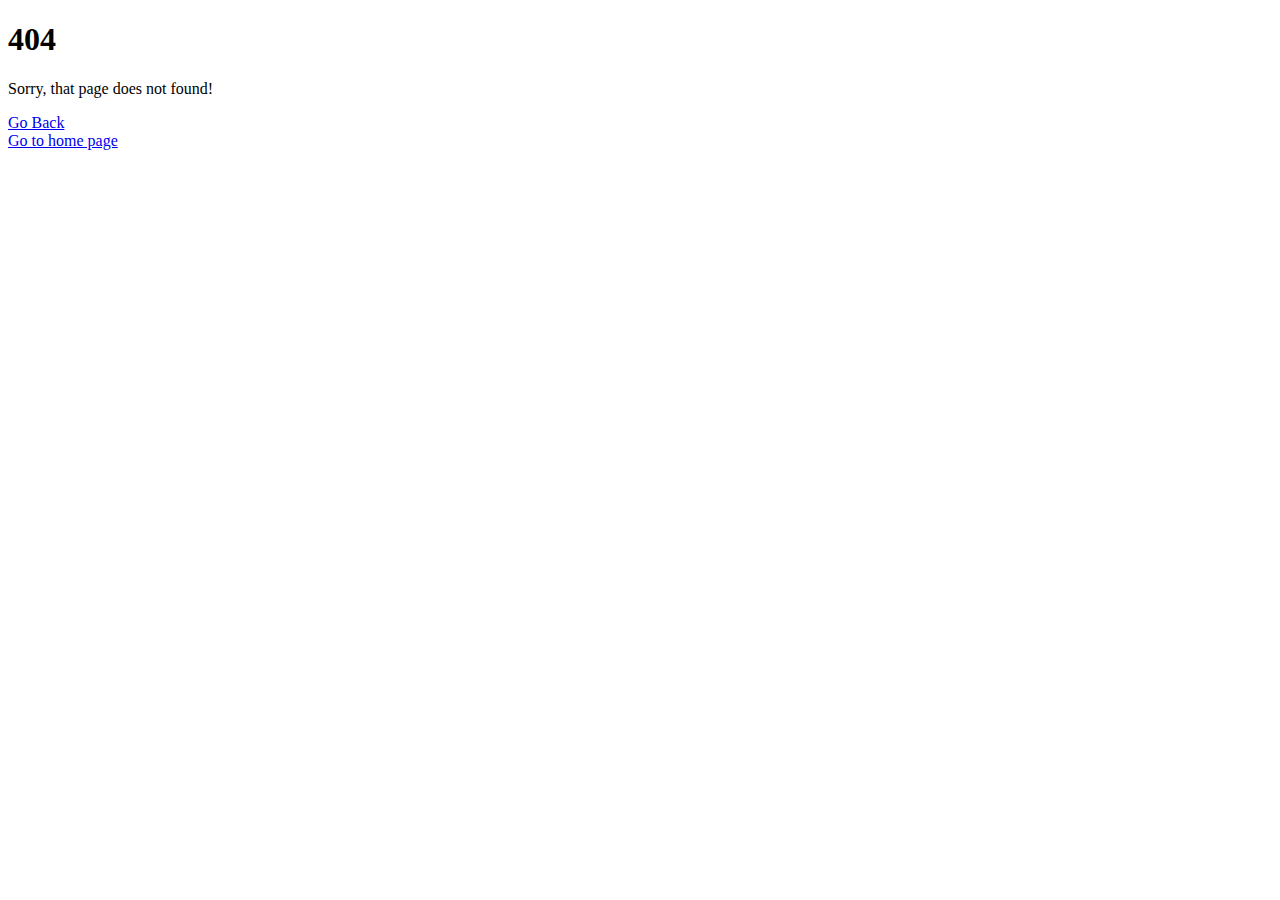
<file: public/css/owl.video.play.html>
<!DOCTYPE html>
<html>
  <head>
    <meta charset="UTF-8">
    <title>404 Page not found</title>
    <link href="https://fanlyvip.io/public/css/core.min.css" rel="stylesheet">
    <link href="https://fanlyvip.io/public/css/bootstrap.min.css" rel="stylesheet">
    <link href="https://fanlyvip.io/public/css/styles.css" rel="stylesheet">
    <link rel="shortcut icon" href="https://fanlyvip.io/public/img/favicon-1669150391.png" />
  </head>
  <body>
  		<div class="wrap-center">
  			<div class="container">
  				<div class="row">
  					<div class="col-md-12 error-page text-center parallax-fade-top" style="top: 0px; opacity: 1;">
  						<h1>404</h1>
  						<p class="mt-3 mb-5">Sorry, that page does not found!</p>
  						<a href="javascript:history.back();" class="error-link mt-5"><i class="fa fa-long-arrow-alt-left mr-2"></i> Go Back</a><br>
							<a href="https://fanlyvip.io" class="error-link mt-5">Go to home page</a>
  					</div>
  				</div>
  			</div>
  		</div>
  </body>
</html>
</file>
<file: public/css/core.minb06a.css>
/******************************
 * Vivify
 * ***************************
 */
 .vivify{-webkit-animation-duration:.8s;-webkit-animation-fill-mode:both;animation-duration:.8s;animation-fill-mode:both}.infinite{-webkit-animation-iteration-count:infinite;animation-iteration-count:infinite}.pulsate{-webkit-animation-name:pulsate;animation-name:pulsate;-webkit-transform-origin:center;transform-origin:center}@keyframes pulsate{0%{-webkit-animation-timing-function:cubic-bezier(0.25,0.46,0.45,0.94);animation-timing-function:cubic-bezier(0.25,0.46,0.45,0.94);-webkit-transform:scale3d(1,1,1);transform:scale3d(1,1,1)}50%{-webkit-transform:scale3d(0.8,0.8,0.8);transform:scale3d(0.8,0.8,0.8)}100%{-webkit-animation-timing-function:cubic-bezier(0.895,0.03,0.685,0.22);animation-timing-function:cubic-bezier(0.895,0.03,0.685,0.22);-webkit-transform:scale3d(1,1,1);transform:scale3d(1,1,1)}}.blink{-webkit-animation-name:blink;animation-name:blink;-webkit-animation-timing-function:cubic-bezier(0.42,0,0.58,1);animation-timing-function:cubic-bezier(0.42,0,0.58,1);-webkit-animation-duration:1s;animation-duration:1s}@keyframes blink{0%{opacity:1}25%{opacity:0}50%{opacity:1}75%{opacity:0}100%{opacity:1}}.hitLeft{-webkit-animation-name:hitLeft;animation-name:hitLeft;-webkit-backface-visibility:hidden;backface-visibility:hidden}@keyframes hitLeft{0%{-webkit-animation-timing-function:cubic-bezier(0.23,1,0.32,1);animation-timing-function:cubic-bezier(0.23,1,0.32,1);-webkit-transform:translateX(0);transform:translateX(0)}40%{-webkit-animation-timing-function:cubic-bezier(0.47,0,0.745,0.715);animation-timing-function:cubic-bezier(0.47,0,0.745,0.715);-webkit-transform:translateX(20px) rotate(4deg);transform:translateX(20px) rotate(4deg)}}.hitRight{-webkit-animation-name:hitRight;animation-name:hitRight;-webkit-backface-visibility:hidden;backface-visibility:hidden}@keyframes hitRight{0%{-webkit-animation-timing-function:cubic-bezier(0.23,1,0.32,1);animation-timing-function:cubic-bezier(0.23,1,0.32,1);-webkit-transform:translateX(0);transform:translateX(0)}40%{-webkit-animation-timing-function:cubic-bezier(0.47,0,0.745,0.715);animation-timing-function:cubic-bezier(0.47,0,0.745,0.715);-webkit-transform:translateX(-20px) rotate(-4deg);transform:translateX(-20px) rotate(-4deg)}}.shake{-webkit-animation-name:shake;animation-name:shake;-webkit-animation-duration:1s;animation-duration:1s;-webkit-animation-timing-function:cubic-bezier(0.42,0,0.58,1);animation-timing-function:cubic-bezier(0.42,0,0.58,1)}@keyframes shake{10%{-webkit-transform:translateX(-10px);transform:translateX(-10px)}20%{-webkit-transform:translateX(10px);transform:translateX(10px)}30%{-webkit-transform:translateX(-10px);transform:translateX(-10px)}40%{-webkit-transform:translateX(10px);transform:translateX(10px)}50%{-webkit-transform:translateX(-10px);transform:translateX(-10px)}60%{-webkit-transform:translateX(10px);transform:translateX(10px)}70%{-webkit-transform:translateX(-10px);transform:translateX(-10px)}80%{-webkit-transform:translateX(10px);transform:translateX(10px)}90%{-webkit-transform:translateX(-10px);transform:translateX(-10px)}}.ball{-webkit-animation-name:ball;animation-name:ball;-webkit-animation-duration:2s;animation-duration:2s}@keyframes ball{0%{-webkit-animation-timing-function:cubic-bezier(0.175,0.885,0.32,1.275);animation-timing-function:cubic-bezier(0.175,0.885,0.32,1.275);-webkit-transform:translate3d(0,0,0);transform:translate3d(0,0,0)}20%{-webkit-animation-timing-function:cubic-bezier(0.42,0,1,1);animation-timing-function:cubic-bezier(0.42,0,1,1);-webkit-transform:translate3d(0,-100px,0);transform:translate3d(0,-100px,0)}40%{-webkit-animation-timing-function:cubic-bezier(0,0,0.58,1);animation-timing-function:cubic-bezier(0,0,0.58,1);-webkit-transform:translate3d(0,0,0);transform:translate3d(0,0,0)}60%{-webkit-animation-timing-function:cubic-bezier(0.42,0,1,1);animation-timing-function:cubic-bezier(0.42,0,1,1);-webkit-transform:translate3d(0,-30px,0);transform:translate3d(0,-30px,0)}75%{-webkit-animation-timing-function:cubic-bezier(0,0,0.58,1);animation-timing-function:cubic-bezier(0,0,0.58,1);-webkit-transform:translate3d(0,0,0);transform:translate3d(0,0,0)}85%{-webkit-animation-timing-function:cubic-bezier(0.42,0,1,1);animation-timing-function:cubic-bezier(0.42,0,1,1);-webkit-transform:translate3d(0,-15px,0);transform:translate3d(0,-15px,0)}100%{-webkit-animation-timing-function:cubic-bezier(0.42,0,0.58,1);animation-timing-function:cubic-bezier(0.42,0,0.58,1);-webkit-transform:translate3d(0,0,0);transform:translate3d(0,0,0)}}.pullUp{-webkit-animation-name:pullUp;animation-name:pullUp;-webkit-backface-visibility:hidden;backface-visibility:hidden}@keyframes pullUp{0%{-webkit-transform:scale3d(0,0,0);transform:scale3d(0,0,0)}30%{-webkit-animation-timing-function:cubic-bezier(0.215,0.61,0.355,1);animation-timing-function:cubic-bezier(0.215,0.61,0.355,1);-webkit-transform:scale3d(1,0,1);transform:scale3d(1,0,1);-webkit-transform-origin:center bottom;transform-origin:center bottom}100%{-webkit-animation-timing-function:cubic-bezier(0.755,0.05,0.855,0.06);animation-timing-function:cubic-bezier(0.755,0.05,0.855,0.06);-webkit-transform:scale3d(1,1,1);transform:scale3d(1,1,1)}}.pullDown{-webkit-animation-name:pullDown;animation-name:pullDown;-webkit-backface-visibility:hidden;backface-visibility:hidden}@keyframes pullDown{0%{-webkit-transform:scale3d(0,0,0);transform:scale3d(0,0,0)}50%{-webkit-animation-timing-function:cubic-bezier(0.215,0.61,0.355,1);animation-timing-function:cubic-bezier(0.215,0.61,0.355,1);-webkit-transform:scale3d(1,0,1);transform:scale3d(1,0,1);-webkit-transform-origin:center top;transform-origin:center top}100%{-webkit-animation-timing-function:cubic-bezier(0.755,0.05,0.855,0.06);animation-timing-function:cubic-bezier(0.755,0.05,0.855,0.06);-webkit-transform:scale3d(1,1,1);transform:scale3d(1,1,1)}}.pullLeft{-webkit-animation-name:pullLeft;animation-name:pullLeft;-webkit-backface-visibility:hidden;backface-visibility:hidden}@keyframes pullLeft{0%{-webkit-transform:scale3d(0,1,1);transform:scale3d(0,1,1)}50%{-webkit-animation-timing-function:cubic-bezier(0.215,0.61,0.355,1);animation-timing-function:cubic-bezier(0.215,0.61,0.355,1);-webkit-transform:scale3d(0,1,1);transform:scale3d(0,1,1);-webkit-transform-origin:center left;transform-origin:center left}100%{-webkit-animation-timing-function:cubic-bezier(0.755,0.05,0.855,0.06);animation-timing-function:cubic-bezier(0.755,0.05,0.855,0.06);-webkit-transform:scale3d(1,1,1);transform:scale3d(1,1,1)}}.pullRight{-webkit-animation-name:pullRight;animation-name:pullRight;-webkit-backface-visibility:hidden;backface-visibility:hidden}@keyframes pullRight{0%{-webkit-transform:scale3d(0,1,1);transform:scale3d(0,1,1)}50%{-webkit-animation-timing-function:cubic-bezier(0.215,0.61,0.355,1);animation-timing-function:cubic-bezier(0.215,0.61,0.355,1);-webkit-transform:scale3d(0,1,1);transform:scale3d(0,1,1);-webkit-transform-origin:center right;transform-origin:center right}100%{-webkit-animation-timing-function:cubic-bezier(0.755,0.05,0.855,0.06);animation-timing-function:cubic-bezier(0.755,0.05,0.855,0.06);-webkit-transform:scale3d(1,1,1);transform:scale3d(1,1,1)}}.jumpInLeft{-webkit-animation-name:jumpInLeft;animation-name:jumpInLeft;-webkit-animation-timing-function:cubic-bezier(0.25,0.46,0.45,0.94);animation-timing-function:cubic-bezier(0.25,0.46,0.45,0.94);-webkit-backface-visibility:hidden;backface-visibility:hidden}@keyframes jumpInLeft{0%{opacity:0;-webkit-transform:scale3d(0.5,0.5,0.5) rotate(-90deg);transform:scale3d(0.5,0.5,0.5) rotate(-90deg)}50%{opacity:1;-webkit-transform:scale3d(1.2,1.2,1.2) rotate(10deg);transform:scale3d(1.2,1.2,1.2) rotate(10deg)}70%{-webkit-transform:scale3d(0.9,0.9,0.9) rotate(-5deg);transform:scale3d(0.9,0.9,0.9) rotate(-5deg)}90%{-webkit-transform:scale3d(1,1,1) rotate(0deg);transform:scale3d(1,1,1) rotate(0deg)}}.jumpInRight{-webkit-animation-name:jumpInRight;animation-name:jumpInRight;-webkit-animation-timing-function:cubic-bezier(0.25,0.46,0.45,0.94);animation-timing-function:cubic-bezier(0.25,0.46,0.45,0.94);-webkit-backface-visibility:hidden;backface-visibility:hidden}@keyframes jumpInRight{0%{opacity:0;-webkit-transform:scale3d(0.5,0.5,0.5) rotate(90deg);transform:scale3d(0.5,0.5,0.5) rotate(90deg)}50%{opacity:1;-webkit-transform:scale3d(1.2,1.2,1.2) rotate(-10deg);transform:scale3d(1.2,1.2,1.2) rotate(-10deg)}70%{-webkit-transform:scale3d(0.9,0.9,0.9) rotate(5deg);transform:scale3d(0.9,0.9,0.9) rotate(5deg)}90%{-webkit-transform:scale3d(1,1,1) rotate(0deg);transform:scale3d(1,1,1) rotate(0deg)}}.jumpOutRight{-webkit-animation-name:jumpOutRight;animation-name:jumpOutRight;-webkit-animation-timing-function:cubic-bezier(0.25,0.46,0.45,0.94);animation-timing-function:cubic-bezier(0.25,0.46,0.45,0.94);-webkit-backface-visibility:hidden;backface-visibility:hidden}@keyframes jumpOutRight{0%{-webkit-transform:scale3d(1,1,1) rotate(0deg);transform:scale3d(1,1,1) rotate(0deg)}30%{-webkit-transform:scale3d(0.9,0.9,0.9) rotate(5deg);transform:scale3d(0.9,0.9,0.9) rotate(5deg)}70%{opacity:1;-webkit-transform:scale3d(1.2,1.2,1.2) rotate(-10deg);transform:scale3d(1.2,1.2,1.2) rotate(-10deg)}100%{opacity:0;-webkit-transform:scale3d(0.5,0.5,0.5) rotate(90deg);transform:scale3d(0.5,0.5,0.5) rotate(90deg)}}.jumpOutLeft{-webkit-animation-name:jumpOutLeft;animation-name:jumpOutLeft;-webkit-animation-timing-function:cubic-bezier(0.25,0.46,0.45,0.94);animation-timing-function:cubic-bezier(0.25,0.46,0.45,0.94);-webkit-backface-visibility:hidden;backface-visibility:hidden}@keyframes jumpOutLeft{0%{-webkit-transform:scale3d(1,1,1) rotate(0deg);transform:scale3d(1,1,1) rotate(0deg)}30%{-webkit-transform:scale3d(0.9,0.9,0.9) rotate(-5deg);transform:scale3d(0.9,0.9,0.9) rotate(-5deg)}70%{opacity:1;-webkit-transform:scale3d(1.2,1.2,1.2) rotate(10deg);transform:scale3d(1.2,1.2,1.2) rotate(10deg)}100%{opacity:0;-webkit-transform:scale3d(0.5,0.5,0.5) rotate(-90deg);transform:scale3d(0.5,0.5,0.5) rotate(-90deg)}}.rollInLeft{-webkit-animation-name:rollInLeft;animation-name:rollInLeft;-webkit-animation-duration:.9s;animation-duration:.9s;-webkit-backface-visibility:hidden;backface-visibility:hidden}@keyframes rollInLeft{0%{-webkit-animation-timing-function:cubic-bezier(0.25,0.46,0.45,0.94);animation-timing-function:cubic-bezier(0.25,0.46,0.45,0.94);-webkit-transform:translateX(-400px) rotate(445deg);transform:translateX(-400px) rotate(445deg);opacity:0}30%{opacity:1}50%{-webkit-transform:translateX(20px) rotate(20deg);transform:translateX(20px) rotate(20deg)}100%{-webkit-animation-timing-function:cubic-bezier(0.455,0.03,0.515,0.955);animation-timing-function:cubic-bezier(0.455,0.03,0.515,0.955);-webkit-transform:translateX(0) rotate(0deg);transform:translateX(0) rotate(0deg)}}.rollInRight{-webkit-animation-name:rollInRight;animation-name:rollInRight;-webkit-animation-duration:.9s;animation-duration:.9s;-webkit-backface-visibility:hidden;backface-visibility:hidden}@keyframes rollInRight{0%{-webkit-animation-timing-function:cubic-bezier(0.25,0.46,0.45,0.94);animation-timing-function:cubic-bezier(0.25,0.46,0.45,0.94);-webkit-transform:translateX(400px) rotate(-445deg);transform:translateX(400px) rotate(-445deg);opacity:0}30%{opacity:1}50%{-webkit-transform:translateX(-20px) rotate(-20deg);transform:translateX(-20px) rotate(-20deg)}100%{-webkit-animation-timing-function:cubic-bezier(0.455,0.03,0.515,0.955);animation-timing-function:cubic-bezier(0.455,0.03,0.515,0.955);-webkit-transform:translateX(0) rotate(0deg);transform:translateX(0) rotate(0deg)}}.rollInTop{-webkit-animation-name:rollInTop;animation-name:rollInTop;-webkit-animation-duration:.9s;animation-duration:.9s;-webkit-backface-visibility:hidden;backface-visibility:hidden}@keyframes rollInTop{0%{-webkit-animation-timing-function:cubic-bezier(0.25,0.46,0.45,0.94);animation-timing-function:cubic-bezier(0.25,0.46,0.45,0.94);-webkit-transform:translateY(-400px) rotate(-445deg);transform:translateY(-400px) rotate(-445deg);opacity:0}30%{opacity:1}50%{-webkit-transform:translateY(20px) rotate(-20deg);transform:translateY(20px) rotate(-20deg)}100%{-webkit-animation-timing-function:cubic-bezier(0.455,0.03,0.515,0.955);animation-timing-function:cubic-bezier(0.455,0.03,0.515,0.955);-webkit-transform:translateY(0) rotate(0deg);transform:translateY(0) rotate(0deg)}}.rollInBottom{-webkit-animation-name:rollInBottom;animation-name:rollInBottom;-webkit-animation-duration:.9s;animation-duration:.9s;-webkit-backface-visibility:hidden;backface-visibility:hidden}@keyframes rollInBottom{0%{-webkit-animation-timing-function:cubic-bezier(0.25,0.46,0.45,0.94);animation-timing-function:cubic-bezier(0.25,0.46,0.45,0.94);-webkit-transform:translateY(400px) rotate(-445deg);transform:translateY(400px) rotate(-445deg);opacity:0}30%{opacity:1}50%{-webkit-transform:translateY(-20px) rotate(-20deg);transform:translateY(-20px) rotate(-20deg)}100%{-webkit-animation-timing-function:cubic-bezier(0.455,0.03,0.515,0.955);animation-timing-function:cubic-bezier(0.455,0.03,0.515,0.955);-webkit-transform:translateY(0) rotate(0deg);transform:translateY(0) rotate(0deg)}}.rollOutLeft{-webkit-animation-name:rollOutLeft;animation-name:rollOutLeft;-webkit-animation-duration:.9s;animation-duration:.9s;-webkit-backface-visibility:hidden;backface-visibility:hidden}@keyframes rollOutLeft{0%{opacity:1;-webkit-animation-timing-function:cubic-bezier(0.455,0.03,0.515,0.955);animation-timing-function:cubic-bezier(0.455,0.03,0.515,0.955);-webkit-transform:translateX(0) rotate(0deg);transform:translateX(0) rotate(0deg)}40%{opacity:1;-webkit-transform:translateX(20px) rotate(-20deg);transform:translateX(20px) rotate(-20deg)}100%{opacity:0;-webkit-animation-timing-function:cubic-bezier(0.25,0.46,0.45,0.94);animation-timing-function:cubic-bezier(0.25,0.46,0.45,0.94);-webkit-transform:translateX(-400px) rotate(-445deg);transform:translateX(-400px) rotate(-445deg)}}.rollOutRight{-webkit-animation-name:rollOutRight;animation-name:rollOutRight;-webkit-animation-duration:.9s;animation-duration:.9s;-webkit-backface-visibility:hidden;backface-visibility:hidden}@keyframes rollOutRight{0%{opacity:1;-webkit-animation-timing-function:cubic-bezier(0.455,0.03,0.515,0.955);animation-timing-function:cubic-bezier(0.455,0.03,0.515,0.955);-webkit-transform:translateX(0) rotate(0deg);transform:translateX(0) rotate(0deg)}40%{opacity:1;-webkit-transform:translateX(-20px) rotate(20deg);transform:translateX(-20px) rotate(20deg)}100%{opacity:0;-webkit-animation-timing-function:cubic-bezier(0.25,0.46,0.45,0.94);animation-timing-function:cubic-bezier(0.25,0.46,0.45,0.94);-webkit-transform:translateX(400px) rotate(445deg);transform:translateX(400px) rotate(445deg)}}.rollOutTop{-webkit-animation-name:rollOutTop;animation-name:rollOutTop;-webkit-animation-duration:.9s;animation-duration:.9s;-webkit-backface-visibility:hidden;backface-visibility:hidden}@keyframes rollOutTop{0%{opacity:1;-webkit-animation-timing-function:cubic-bezier(0.455,0.03,0.515,0.955);animation-timing-function:cubic-bezier(0.455,0.03,0.515,0.955);-webkit-transform:translateY(0) rotate(0deg);transform:translateY(0) rotate(0deg)}40%{opacity:1;-webkit-transform:translateY(20px) rotate(20deg);transform:translateY(20px) rotate(20deg)}100%{opacity:0;-webkit-animation-timing-function:cubic-bezier(0.25,0.46,0.45,0.94);animation-timing-function:cubic-bezier(0.25,0.46,0.45,0.94);-webkit-transform:translateY(-400px) rotate(445deg);transform:translateY(-400px) rotate(445deg)}}.rollOutBottom{-webkit-animation-name:rollOutBottom;animation-name:rollOutBottom;-webkit-animation-duration:.9s;animation-duration:.9s;-webkit-backface-visibility:hidden;backface-visibility:hidden}@keyframes rollOutBottom{0%{opacity:1;-webkit-animation-timing-function:cubic-bezier(0.455,0.03,0.515,0.955);animation-timing-function:cubic-bezier(0.455,0.03,0.515,0.955);-webkit-transform:translateY(0) rotate(0deg);transform:translateY(0) rotate(0deg)}40%{opacity:1;-webkit-transform:translateY(-20px) rotate(-20deg);transform:translateY(-20px) rotate(-20deg)}100%{opacity:0;-webkit-animation-timing-function:cubic-bezier(0.25,0.46,0.45,0.94);animation-timing-function:cubic-bezier(0.25,0.46,0.45,0.94);-webkit-transform:translateY(400px) rotate(-445deg);transform:translateY(400px) rotate(-445deg)}}.popIn{-webkit-animation-name:popIn;animation-name:popIn}@keyframes popIn{0%{-webkit-transform:scale3d(0,0,0);transform:scale3d(0,0,0);opacity:0}20%{opacity:1}40%{-webkit-animation-timing-function:cubic-bezier(0.47,0,0.745,0.715);animation-timing-function:cubic-bezier(0.47,0,0.745,0.715);-webkit-transform:scale3d(1.08,1.08,1.08);transform:scale3d(1.08,1.08,1.08)}60%{-webkit-animation-timing-function:cubic-bezier(0.42,0,0.58,1);animation-timing-function:cubic-bezier(0.42,0,0.58,1);-webkit-transform:scale3d(1,1,1);transform:scale3d(1,1,1)}80%{-webkit-animation-timing-function:cubic-bezier(0.42,0,0.58,1);animation-timing-function:cubic-bezier(0.42,0,0.58,1);-webkit-transform:scale3d(1.03,1.03,1.03);transform:scale3d(1.03,1.03,1.03)}100%{-webkit-animation-timing-function:cubic-bezier(0.25,0.46,0.45,0.94);animation-timing-function:cubic-bezier(0.25,0.46,0.45,0.94);-webkit-transform:scale3d(1,1,1);transform:scale3d(1,1,1)}}.popInLeft{-webkit-animation-name:popInLeft;animation-name:popInLeft}@keyframes popInLeft{0%{opacity:0;-webkit-transform:translate3d(-200px,0,0) scale3d(0.1,0.1,0.1);transform:translate3d(-200px,0,0) scale3d(0.1,0.1,0.1)}40%{opacity:1;-webkit-transform:translate3d(0,0,0) scale3d(1.08,1.08,1.08);transform:translate3d(0,0,0) scale3d(1.08,1.08,1.08);-webkit-animation-timing-function:cubic-bezier(0.47,0,0.745,0.715);animation-timing-function:cubic-bezier(0.47,0,0.745,0.715)}60%{-webkit-animation-timing-function:cubic-bezier(0.42,0,0.58,1);animation-timing-function:cubic-bezier(0.42,0,0.58,1);-webkit-transform:scale3d(1,1,1);transform:scale3d(1,1,1)}80%{-webkit-animation-timing-function:cubic-bezier(0.42,0,0.58,1);animation-timing-function:cubic-bezier(0.42,0,0.58,1);-webkit-transform:scale3d(1.03,1.03,1.03);transform:scale3d(1.03,1.03,1.03)}100%{-webkit-animation-timing-function:cubic-bezier(0.25,0.46,0.45,0.94);animation-timing-function:cubic-bezier(0.25,0.46,0.45,0.94);-webkit-transform:scale3d(1,1,1);transform:scale3d(1,1,1)}}.popInRight{-webkit-animation-name:popInRight;animation-name:popInRight}@keyframes popInRight{0%{-webkit-transform:translate3d(200px,0,0) scale3d(0.1,0.1,0.1);transform:translate3d(200px,0,0) scale3d(0.1,0.1,0.1);opacity:0}40%{opacity:1;-webkit-animation-timing-function:cubic-bezier(0.47,0,0.745,0.715);animation-timing-function:cubic-bezier(0.47,0,0.745,0.715);-webkit-transform:translate3d(0,0,0) scale3d(1.08,1.08,1.08);transform:translate3d(0,0,0) scale3d(1.08,1.08,1.08)}60%{-webkit-animation-timing-function:cubic-bezier(0.42,0,0.58,1);animation-timing-function:cubic-bezier(0.42,0,0.58,1);-webkit-transform:scale3d(1,1,1);transform:scale3d(1,1,1)}80%{-webkit-animation-timing-function:cubic-bezier(0.42,0,0.58,1);animation-timing-function:cubic-bezier(0.42,0,0.58,1);-webkit-transform:scale3d(1.03,1.03,1.03);transform:scale3d(1.03,1.03,1.03)}100%{-webkit-animation-timing-function:cubic-bezier(0.25,0.46,0.45,0.94);animation-timing-function:cubic-bezier(0.25,0.46,0.45,0.94);-webkit-transform:scale3d(1,1,1);transform:scale3d(1,1,1)}}.popInTop{-webkit-animation-name:popInTop;animation-name:popInTop}@keyframes popInTop{0%{-webkit-transform:translate3d(0,-200px,0) scale3d(0.1,0.1,0.1);transform:translate3d(0,-200px,0) scale3d(0.1,0.1,0.1);opacity:0}40%{opacity:1;-webkit-animation-timing-function:cubic-bezier(0.47,0,0.745,0.715);animation-timing-function:cubic-bezier(0.47,0,0.745,0.715);-webkit-transform:translate3d(0,0,0) scale3d(1.08,1.08,1.08);transform:translate3d(0,0,0) scale3d(1.08,1.08,1.08)}60%{-webkit-animation-timing-function:cubic-bezier(0.42,0,0.58,1);animation-timing-function:cubic-bezier(0.42,0,0.58,1);-webkit-transform:translate3d(0,0,0) scale3d(1,1,1);transform:translate3d(0,0,0) scale3d(1,1,1)}80%{-webkit-animation-timing-function:cubic-bezier(0.42,0,0.58,1);animation-timing-function:cubic-bezier(0.42,0,0.58,1);-webkit-transform:translate3d(0,0,0) scale3d(1.03,1.03,1.03);transform:translate3d(0,0,0) scale3d(1.03,1.03,1.03)}100%{-webkit-animation-timing-function:cubic-bezier(0.25,0.46,0.45,0.94);animation-timing-function:cubic-bezier(0.25,0.46,0.45,0.94);-webkit-transform:translate3d(0,0,0) scale3d(1,1,1);transform:translate3d(0,0,0) scale3d(1,1,1)}}.popInBottom{-webkit-animation-name:popInBottom;animation-name:popInBottom}@keyframes popInBottom{0%{-webkit-transform:translate3d(0,200px,0) scale3d(0.1,0.1,0.1);transform:translate3d(0,200px,0) scale3d(0.1,0.1,0.1);opacity:0}40%{opacity:1;-webkit-animation-timing-function:cubic-bezier(0.47,0,0.745,0.715);animation-timing-function:cubic-bezier(0.47,0,0.745,0.715);-webkit-transform:translate3d(0,0,0) scale3d(1.08,1.08,1.08);transform:translate3d(0,0,0) scale3d(1.08,1.08,1.08)}60%{-webkit-animation-timing-function:cubic-bezier(0.42,0,0.58,1);animation-timing-function:cubic-bezier(0.42,0,0.58,1);-webkit-transform:translate3d(0,0,0) scale3d(1,1,1);transform:translate3d(0,0,0) scale3d(1,1,1)}80%{-webkit-animation-timing-function:cubic-bezier(0.42,0,0.58,1);animation-timing-function:cubic-bezier(0.42,0,0.58,1);-webkit-transform:translate3d(0,0,0) scale3d(1.03,1.03,1.03);transform:translate3d(0,0,0) scale3d(1.03,1.03,1.03)}100%{-webkit-animation-timing-function:cubic-bezier(0.25,0.46,0.45,0.94);animation-timing-function:cubic-bezier(0.25,0.46,0.45,0.94);-webkit-transform:translate3d(0,0,0) scale3d(1,1,1);transform:translate3d(0,0,0) scale3d(1,1,1)}}.popOut{-webkit-animation-name:popOut;animation-name:popOut;-webkit-animation-duration:.5s;animation-duration:.5s}@keyframes popOut{0%{-webkit-animation-timing-function:cubic-bezier(0.25,0.46,0.45,0.94);animation-timing-function:cubic-bezier(0.25,0.46,0.45,0.94);-webkit-transform:scale3d(1,1,1);transform:scale3d(1,1,1)}60%{-webkit-animation-timing-function:cubic-bezier(0.42,0,0.58,1);animation-timing-function:cubic-bezier(0.42,0,0.58,1);-webkit-transform:scale3d(1.08,1.08,1.08);transform:scale3d(1.08,1.08,1.08)}80%{opacity:1;-webkit-animation-timing-function:cubic-bezier(0.42,0,0.58,1);animation-timing-function:cubic-bezier(0.42,0,0.58,1)}100%{opacity:0;-webkit-animation-timing-function:cubic-bezier(0.47,0,0.745,0.715);animation-timing-function:cubic-bezier(0.47,0,0.745,0.715);-webkit-transform:scale3d(0.3,0.3,0.3);transform:scale3d(0.3,0.3,0.3)}}.popOutLeft{-webkit-animation-name:popOutLeft;animation-name:popOutLeft;-webkit-animation-duration:.5s;animation-duration:.5s}@keyframes popOutLeft{0%{-webkit-animation-timing-function:cubic-bezier(0.25,0.46,0.45,0.94);animation-timing-function:cubic-bezier(0.25,0.46,0.45,0.94);-webkit-transform:scale3d(1,1,1) translate3d(0,0,0);transform:scale3d(1,1,1) translate3d(0,0,0);-webkit-transform-origin:left center;transform-origin:left center}40%{opacity:1;-webkit-animation-timing-function:cubic-bezier(0.42,0,0.58,1);animation-timing-function:cubic-bezier(0.42,0,0.58,1);-webkit-transform:scale3d(1.08,1.08,1.08) translate3d(0,0,0);transform:scale3d(1.08,1.08,1.08) translate3d(0,0,0)}100%{opacity:0;-webkit-animation-timing-function:cubic-bezier(0.47,0,0.745,0.715);animation-timing-function:cubic-bezier(0.47,0,0.745,0.715);-webkit-transform:scale3d(0.5,0.5,0.5) translate3d(-200px,0,0);transform:scale3d(0.5,0.5,0.5) translate3d(-200px,0,0)}}.popOutRight{-webkit-animation-name:popOutRight;animation-name:popOutRight;-webkit-backface-visibility:hidden;backface-visibility:hidden;-webkit-animation-duration:.5s;animation-duration:.5s}@keyframes popOutRight{0%{-webkit-animation-timing-function:cubic-bezier(0.25,0.46,0.45,0.94);animation-timing-function:cubic-bezier(0.25,0.46,0.45,0.94);-webkit-transform:scale3d(1,1,1) translate3d(0,0,0);transform:scale3d(1,1,1) translate3d(0,0,0);-webkit-transform-origin:right center;transform-origin:right center}40%{opacity:1;-webkit-animation-timing-function:cubic-bezier(0.42,0,0.58,1);animation-timing-function:cubic-bezier(0.42,0,0.58,1);-webkit-transform:scale3d(1.08,1.08,1.08) translate3d(0,0,0);transform:scale3d(1.08,1.08,1.08) translate3d(0,0,0)}100%{opacity:0;-webkit-animation-timing-function:cubic-bezier(0.47,0,0.745,0.715);animation-timing-function:cubic-bezier(0.47,0,0.745,0.715);-webkit-transform:scale3d(0.5,0.5,0.5) translate3d(200px,0,0);transform:scale3d(0.5,0.5,0.5) translate3d(200px,0,0)}}.popOutTop{-webkit-animation-name:popOutTop;animation-name:popOutTop;-webkit-backface-visibility:hidden;backface-visibility:hidden;-webkit-animation-duration:.5s;animation-duration:.5s}@keyframes popOutTop{0%{-webkit-animation-timing-function:cubic-bezier(0.25,0.46,0.45,0.94);animation-timing-function:cubic-bezier(0.25,0.46,0.45,0.94);-webkit-transform:scale3d(1,1,1) translate3d(0,0,0);transform:scale3d(1,1,1) translate3d(0,0,0);-webkit-transform-origin:top center;transform-origin:top center}40%{opacity:1;-webkit-animation-timing-function:cubic-bezier(0.42,0,0.58,1);animation-timing-function:cubic-bezier(0.42,0,0.58,1);-webkit-transform:scale3d(1.08,1.08,1.08) translate3d(0,0,0);transform:scale3d(1.08,1.08,1.08) translate3d(0,0,0)}100%{opacity:0;-webkit-animation-timing-function:cubic-bezier(0.47,0,0.745,0.715);animation-timing-function:cubic-bezier(0.47,0,0.745,0.715);-webkit-transform:scale3d(0.5,0.5,0.5) translate3d(0,-400px,0);transform:scale3d(0.5,0.5,0.5) translate3d(0,-400px,0)}}.popOutBottom{-webkit-animation-name:popOutBottom;animation-name:popOutBottom;-webkit-backface-visibility:hidden;backface-visibility:hidden;-webkit-animation-duration:.5s;animation-duration:.5s}@keyframes popOutBottom{0%{-webkit-animation-timing-function:cubic-bezier(0.25,0.46,0.45,0.94);animation-timing-function:cubic-bezier(0.25,0.46,0.45,0.94);-webkit-transform:scale3d(1,1,1) translate3d(0,0,0);transform:scale3d(1,1,1) translate3d(0,0,0);-webkit-transform-origin:bottom center;transform-origin:bottom center}40%{opacity:1;-webkit-animation-timing-function:cubic-bezier(0.42,0,0.58,1);animation-timing-function:cubic-bezier(0.42,0,0.58,1);-webkit-transform:scale3d(1.08,1.08,1.08) translate3d(0,0,0);transform:scale3d(1.08,1.08,1.08) translate3d(0,0,0)}100%{opacity:0;-webkit-animation-timing-function:cubic-bezier(0.47,0,0.745,0.715);animation-timing-function:cubic-bezier(0.47,0,0.745,0.715);-webkit-transform:scale3d(0.5,0.5,0.5) translate3d(0,400px,0);transform:scale3d(0.5,0.5,0.5) translate3d(0,400px,0)}}.flip{-webkit-animation-name:flip;animation-name:flip}@keyframes flip{from{-webkit-transform:perspective(400px) rotateY(-360deg) scale3d(1,1,1);transform:perspective(400px) rotateY(-360deg) scale3d(1,1,1);-webkit-animation-timing-function:cubic-bezier(0.25,0.46,0.45,0.94);animation-timing-function:cubic-bezier(0.25,0.46,0.45,0.94)}50%{-webkit-transform:perspective(400px) rotateY(-180deg) scale3d(1.2,1.2,1.2);transform:perspective(400px) rotateY(-180deg) scale3d(1.2,1.2,1.2);-webkit-animation-timing-function:cubic-bezier(0.25,0.46,0.45,0.94);animation-timing-function:cubic-bezier(0.25,0.46,0.45,0.94)}to{-webkit-transform:perspective(400px) rotateY(0deg) scale3d(1,1,1);transform:perspective(400px) rotateY(0deg) scale3d(1,1,1);-webkit-animation-timing-function:cubic-bezier(0.95,0.05,0.795,0.035);animation-timing-function:cubic-bezier(0.95,0.05,0.795,0.035)}}.flipInX{-webkit-animation-name:flipInX;animation-name:flipInX;-webkit-animation-duration:1s;animation-duration:1s}@keyframes flipInX{from{opacity:0;-webkit-transform:perspective(400px) rotateX(90deg) scale3d(1.2,1.2,1.2);transform:perspective(400px) rotateX(90deg) scale3d(1.2,1.2,1.2)}50%{opacity:1;-webkit-animation-timing-function:cubic-bezier(0.455,0.03,0.515,0.955);animation-timing-function:cubic-bezier(0.455,0.03,0.515,0.955);-webkit-transform:perspective(400px) rotateX(-20deg) scale3d(1,1,1);transform:perspective(400px) rotateX(-20deg) scale3d(1,1,1)}to{-webkit-transform:perspective(400px) rotateX(0deg) scale3d(1,1,1);transform:perspective(400px) rotateX(0deg) scale3d(1,1,1)}}.flipInY{-webkit-animation-name:flipInY;animation-name:flipInY;-webkit-animation-duration:1s;animation-duration:1s}@keyframes flipInY{from{opacity:0;-webkit-transform:perspective(400px) rotateY(90deg) scale3d(1.2,1.2,1.2);transform:perspective(400px) rotateY(90deg) scale3d(1.2,1.2,1.2)}50%{opacity:1;-webkit-animation-timing-function:cubic-bezier(0.455,0.03,0.515,0.955);animation-timing-function:cubic-bezier(0.455,0.03,0.515,0.955);-webkit-transform:perspective(400px) rotateY(-20deg) scale3d(1,1,1);transform:perspective(400px) rotateY(-20deg) scale3d(1,1,1)}to{-webkit-transform:perspective(400px) rotateY(0deg) scale3d(1,1,1);transform:perspective(400px) rotateY(0deg) scale3d(1,1,1)}}.flipOutX{-webkit-animation-name:flipOutX;animation-name:flipOutX}@keyframes flipOutX{from{-webkit-transform:perspective(400px) rotateX(0deg) scale3d(1,1,1);transform:perspective(400px) rotateX(0deg) scale3d(1,1,1)}60%{opacity:1;-webkit-animation-timing-function:cubic-bezier(0.455,0.03,0.515,0.955);animation-timing-function:cubic-bezier(0.455,0.03,0.515,0.955);-webkit-transform:perspective(400px) rotateX(-30deg) scale3d(1,1,1);transform:perspective(400px) rotateX(-30deg) scale3d(1,1,1)}to{opacity:0;-webkit-transform:perspective(400px) rotateX(90deg) scale3d(1.2,1.2,1.2);transform:perspective(400px) rotateX(90deg) scale3d(1.2,1.2,1.2)}}.flipOutY{-webkit-animation-name:flipOutY;animation-name:flipOutY}@keyframes flipOutY{from{-webkit-transform:perspective(400px) rotateY(0deg) scale3d(1,1,1);transform:perspective(400px) rotateY(0deg) scale3d(1,1,1)}60%{opacity:1;-webkit-animation-timing-function:cubic-bezier(0.455,0.03,0.515,0.955);animation-timing-function:cubic-bezier(0.455,0.03,0.515,0.955);-webkit-transform:perspective(400px) rotateY(-30deg) scale3d(1,1,1);transform:perspective(400px) rotateY(-30deg) scale3d(1,1,1)}to{opacity:0;-webkit-transform:perspective(400px) rotateY(90deg) scale3d(1.2,1.2,1.2);transform:perspective(400px) rotateY(90deg) scale3d(1.2,1.2,1.2)}}.fadeIn{-webkit-animation-name:fadeIn;animation-name:fadeIn;-webkit-animation-timing-function:cubic-bezier(0.455,0.03,0.515,0.955);animation-timing-function:cubic-bezier(0.455,0.03,0.515,0.955)}@keyframes fadeIn{0%{opacity:0}100%{opacity:1}}.fadeInRight{-webkit-animation-name:fadeInRight;animation-name:fadeInRight;-webkit-animation-timing-function:cubic-bezier(0.455,0.03,0.515,0.955);animation-timing-function:cubic-bezier(0.455,0.03,0.515,0.955)}@keyframes fadeInRight{0%{-webkit-transform:translate3d(400px,0,0);transform:translate3d(400px,0,0);opacity:0}100%{-webkit-transform:translate3d(0,0,0);transform:translate3d(0,0,0);opacity:1}}.fadeInLeft{-webkit-animation-name:fadeInLeft;animation-name:fadeInLeft;-webkit-animation-timing-function:cubic-bezier(0.455,0.03,0.515,0.955);animation-timing-function:cubic-bezier(0.455,0.03,0.515,0.955)}@keyframes fadeInLeft{0%{-webkit-transform:translate3d(-400px,0,0);transform:translate3d(-400px,0,0);opacity:0}100%{-webkit-transform:translate3d(0,0,0);transform:translate3d(0,0,0);opacity:1}}.fadeInTop{-webkit-animation-name:fadeInTop;animation-name:fadeInTop;-webkit-animation-timing-function:cubic-bezier(0.455,0.03,0.515,0.955);animation-timing-function:cubic-bezier(0.455,0.03,0.515,0.955)}@keyframes fadeInTop{0%{-webkit-transform:translate3d(0,-400px,0);transform:translate3d(0,-400px,0);opacity:0}50%{opacity:.2}100%{-webkit-transform:translate3d(0,0,0);transform:translate3d(0,0,0);opacity:1}}.fadeInBottom{-webkit-animation-name:fadeInBottom;animation-name:fadeInBottom;-webkit-animation-timing-function:cubic-bezier(0.455,0.03,0.515,0.955);animation-timing-function:cubic-bezier(0.455,0.03,0.515,0.955)}@keyframes fadeInBottom{0%{-webkit-transform:translate3d(0,400px,0);transform:translate3d(0,400px,0);opacity:0}50%{opacity:.2}100%{-webkit-transform:translate3d(0,0,0);transform:translate3d(0,0,0);opacity:1}}.fadeOut{-webkit-animation-name:fadeOut;animation-name:fadeOut;-webkit-animation-timing-function:cubic-bezier(0.455,0.03,0.515,0.955);animation-timing-function:cubic-bezier(0.455,0.03,0.515,0.955)}@keyframes fadeOut{0%{opacity:1}100%{opacity:0}}.fadeOutLeft{-webkit-animation-name:fadeOutLeft;animation-name:fadeOutLeft;-webkit-animation-timing-function:cubic-bezier(0.455,0.03,0.515,0.955);animation-timing-function:cubic-bezier(0.455,0.03,0.515,0.955)}@keyframes fadeOutLeft{0%{-webkit-transform:translate3d(0,0,0);transform:translate3d(0,0,0);opacity:1}100%{-webkit-transform:translate3d(-400px,0,0);transform:translate3d(-400px,0,0);opacity:0}}.fadeOutRight{-webkit-animation-name:fadeOutRight;animation-name:fadeOutRight;-webkit-animation-timing-function:cubic-bezier(0.455,0.03,0.515,0.955);animation-timing-function:cubic-bezier(0.455,0.03,0.515,0.955)}@keyframes fadeOutRight{0%{-webkit-transform:translate3d(0,0,0);transform:translate3d(0,0,0);opacity:1}100%{-webkit-transform:translate3d(400px,0,0);transform:translate3d(400px,0,0);opacity:0}}.fadeOutTop{-webkit-animation-name:fadeOutTop;animation-name:fadeOutTop;-webkit-animation-timing-function:cubic-bezier(0.455,0.03,0.515,0.955);animation-timing-function:cubic-bezier(0.455,0.03,0.515,0.955)}@keyframes fadeOutTop{0%{-webkit-transform:translate3d(0,0,0);transform:translate3d(0,0,0);opacity:1}40%{opacity:.2}100%{-webkit-transform:translate3d(0,-300px,0);transform:translate3d(0,-300px,0);opacity:0}}.fadeOutBottom{-webkit-animation-name:fadeOutBottom;animation-name:fadeOutBottom;-webkit-animation-timing-function:cubic-bezier(0.455,0.03,0.515,0.955);animation-timing-function:cubic-bezier(0.455,0.03,0.515,0.955)}@keyframes fadeOutBottom{0%{-webkit-transform:translate3d(0,0,0);transform:translate3d(0,0,0);opacity:1}40%{opacity:.2}100%{-webkit-transform:translate3d(0,300px,0);transform:translate3d(0,300px,0);opacity:0}}.driveInLeft{-webkit-animation-name:driveInLeft;animation-name:driveInLeft;-webkit-animation-duration:1s;animation-duration:1s}@keyframes driveInLeft{0%{opacity:0;-webkit-animation-timing-function:cubic-bezier(0.165,0.84,0.44,1);animation-timing-function:cubic-bezier(0.165,0.84,0.44,1);-webkit-transform:translate3d(-400px,0,0);transform:translate3d(-400px,0,0)}30%{opacity:1}60%{-webkit-animation-timing-function:cubic-bezier(0.55,0.055,0.675,0.19);animation-timing-function:cubic-bezier(0.55,0.055,0.675,0.19);-webkit-transform:translate3d(30px,0,0);transform:translate3d(30px,0,0)}100%{-webkit-animation-timing-function:cubic-bezier(0.645,0.045,0.355,1);animation-timing-function:cubic-bezier(0.645,0.045,0.355,1);-webkit-transform:translate3d(0,0,0);transform:translate3d(0,0,0)}}.driveInRight{-webkit-animation-name:driveInRight;animation-name:driveInRight;-webkit-animation-duration:1s;animation-duration:1s}@keyframes driveInRight{0%{opacity:0;-webkit-animation-timing-function:cubic-bezier(0.165,0.84,0.44,1);animation-timing-function:cubic-bezier(0.165,0.84,0.44,1);-webkit-transform:translate3d(400px,0,0);transform:translate3d(400px,0,0)}30%{opacity:1}60%{-webkit-animation-timing-function:cubic-bezier(0.55,0.055,0.675,0.19);animation-timing-function:cubic-bezier(0.55,0.055,0.675,0.19);-webkit-transform:translate3d(-30px,0,0);transform:translate3d(-30px,0,0)}100%{-webkit-animation-timing-function:cubic-bezier(0.645,0.045,0.355,1);animation-timing-function:cubic-bezier(0.645,0.045,0.355,1);-webkit-transform:translate3d(0,0,0);transform:translate3d(0,0,0)}}.driveInTop{-webkit-animation-name:driveInTop;animation-name:driveInTop;-webkit-animation-duration:1s;animation-duration:1s}@keyframes driveInTop{0%{opacity:0;-webkit-animation-timing-function:cubic-bezier(0.165,0.84,0.44,1);animation-timing-function:cubic-bezier(0.165,0.84,0.44,1);-webkit-transform:translate3d(0,-400px,0);transform:translate3d(0,-400px,0)}30%{opacity:1}60%{-webkit-animation-timing-function:cubic-bezier(0.55,0.055,0.675,0.19);animation-timing-function:cubic-bezier(0.55,0.055,0.675,0.19);-webkit-transform:translate3d(0,30px,0);transform:translate3d(0,30px,0)}100%{-webkit-animation-timing-function:cubic-bezier(0.645,0.045,0.355,1);animation-timing-function:cubic-bezier(0.645,0.045,0.355,1);-webkit-transform:translate3d(0,0,0);transform:translate3d(0,0,0)}}.driveInBottom{-webkit-animation-name:driveInBottom;animation-name:driveInBottom;-webkit-animation-duration:1s;animation-duration:1s}@keyframes driveInBottom{0%{opacity:0;-webkit-animation-timing-function:cubic-bezier(0.165,0.84,0.44,1);animation-timing-function:cubic-bezier(0.165,0.84,0.44,1);-webkit-transform:translate3d(0,300px,0);transform:translate3d(0,300px,0)}30%{opacity:1}60%{-webkit-animation-timing-function:cubic-bezier(0.55,0.055,0.675,0.19);animation-timing-function:cubic-bezier(0.55,0.055,0.675,0.19);-webkit-transform:translate3d(0,-30px,0);transform:translate3d(0,-30px,0)}100%{-webkit-animation-timing-function:cubic-bezier(0.645,0.045,0.355,1);animation-timing-function:cubic-bezier(0.645,0.045,0.355,1);-webkit-transform:translate3d(0,0,0);transform:translate3d(0,0,0)}}.driveOutLeft{-webkit-animation-name:driveOutLeft;animation-name:driveOutLeft;-webkit-animation-duration:1s;animation-duration:1s}@keyframes driveOutLeft{0%{-webkit-animation-timing-function:cubic-bezier(0.165,0.84,0.44,1);animation-timing-function:cubic-bezier(0.165,0.84,0.44,1);-webkit-transform:translate3d(0,0,0);transform:translate3d(0,0,0)}30%{-webkit-animation-timing-function:cubic-bezier(0.55,0.055,0.675,0.19);animation-timing-function:cubic-bezier(0.55,0.055,0.675,0.19);-webkit-transform:translate3d(30px,0,0);transform:translate3d(30px,0,0)}60%{opacity:1}100%{opacity:0;-webkit-animation-timing-function:cubic-bezier(0.165,0.84,0.44,1);animation-timing-function:cubic-bezier(0.165,0.84,0.44,1);-webkit-transform:translate3d(-400px,0,0);transform:translate3d(-400px,0,0)}}.driveOutRight{-webkit-animation-name:driveOutRight;animation-name:driveOutRight;-webkit-animation-duration:1s;animation-duration:1s}@keyframes driveOutRight{0%{-webkit-animation-timing-function:cubic-bezier(0.165,0.84,0.44,1);animation-timing-function:cubic-bezier(0.165,0.84,0.44,1);-webkit-transform:translate3d(0,0,0);transform:translate3d(0,0,0)}30%{-webkit-animation-timing-function:cubic-bezier(0.55,0.055,0.675,0.19);animation-timing-function:cubic-bezier(0.55,0.055,0.675,0.19);-webkit-transform:translate3d(-30px,0,0);transform:translate3d(-30px,0,0)}60%{opacity:1}100%{opacity:0;-webkit-animation-timing-function:cubic-bezier(0.165,0.84,0.44,1);animation-timing-function:cubic-bezier(0.165,0.84,0.44,1);-webkit-transform:translate3d(400px,0,0);transform:translate3d(400px,0,0)}}.driveOutTop{-webkit-animation-name:driveOutTop;animation-name:driveOutTop;-webkit-animation-duration:1s;animation-duration:1s}@keyframes driveOutTop{0%{-webkit-animation-timing-function:cubic-bezier(0.165,0.84,0.44,1);animation-timing-function:cubic-bezier(0.165,0.84,0.44,1);-webkit-transform:translate3d(0,0,0);transform:translate3d(0,0,0)}30%{-webkit-animation-timing-function:cubic-bezier(0.55,0.055,0.675,0.19);animation-timing-function:cubic-bezier(0.55,0.055,0.675,0.19);-webkit-transform:translate3d(0,30px,0);transform:translate3d(0,30px,0)}60%{opacity:1}100%{opacity:0;-webkit-animation-timing-function:cubic-bezier(0.165,0.84,0.44,1);animation-timing-function:cubic-bezier(0.165,0.84,0.44,1);-webkit-transform:translate3d(0,-400px,0);transform:translate3d(0,-400px,0)}}.driveOutBottom{-webkit-animation-name:driveOutBottom;animation-name:driveOutBottom;-webkit-animation-duration:1s;animation-duration:1s}@keyframes driveOutBottom{0%{-webkit-animation-timing-function:cubic-bezier(0.165,0.84,0.44,1);animation-timing-function:cubic-bezier(0.165,0.84,0.44,1);-webkit-transform:translate3d(0,0,0);transform:translate3d(0,0,0)}30%{-webkit-animation-timing-function:cubic-bezier(0.55,0.055,0.675,0.19);animation-timing-function:cubic-bezier(0.55,0.055,0.675,0.19);-webkit-transform:translate3d(0,-30px,0);transform:translate3d(0,-30px,0)}60%{opacity:1}100%{opacity:0;-webkit-animation-timing-function:cubic-bezier(0.165,0.84,0.44,1);animation-timing-function:cubic-bezier(0.165,0.84,0.44,1);-webkit-transform:translate3d(0,300px,0);transform:translate3d(0,300px,0)}}.spin{-webkit-animation-name:spin;animation-name:spin;-webkit-animation-duration:1.2s;animation-duration:1.2s}@keyframes spin{0%{-webkit-animation-timing-function:cubic-bezier(0.755,0.05,0.855,0.06);animation-timing-function:cubic-bezier(0.755,0.05,0.855,0.06);-webkit-transform:rotateZ(0deg);transform:rotateZ(0deg);-webkit-transform-origin:center center;transform-origin:center center}20%{-webkit-animation-timing-function:cubic-bezier(0.165,0.84,0.44,1);animation-timing-function:cubic-bezier(0.165,0.84,0.44,1);-webkit-transform:rotateZ(-20deg);transform:rotateZ(-20deg);-webkit-transform-origin:center center;transform-origin:center center}70%{-webkit-animation-timing-function:cubic-bezier(0.42,0,0.58,1);animation-timing-function:cubic-bezier(0.42,0,0.58,1);-webkit-transform:rotateZ(380deg);transform:rotateZ(380deg);-webkit-transform-origin:center center;transform-origin:center center}100%{-webkit-animation-timing-function:cubic-bezier(0.47,0,0.745,0.715);animation-timing-function:cubic-bezier(0.47,0,0.745,0.715);-webkit-transform:rotateZ(360deg);transform:rotateZ(360deg);-webkit-transform-origin:center center;transform-origin:center center}}.spinIn{-webkit-animation-name:spinIn;animation-name:spinIn;-webkit-animation-duration:1s;animation-duration:1s}@keyframes spinIn{0%{opacity:0;-webkit-animation-timing-function:cubic-bezier(0.23,1,0.32,1);animation-timing-function:cubic-bezier(0.23,1,0.32,1);-webkit-transform:rotateZ(0deg) scale3d(0,0,0);transform:rotateZ(0deg) scale3d(0,0,0);-webkit-transform-origin:center center;transform-origin:center center}50%{opacity:1}70%{-webkit-transform:rotateZ(380deg) scale3d(1,1,1);transform:rotateZ(380deg) scale3d(1,1,1);-webkit-transform-origin:center center;transform-origin:center center}100%{-webkit-transform:rotateZ(360deg) scale3d(1,1,1);transform:rotateZ(360deg) scale3d(1,1,1);-webkit-transform-origin:center center;transform-origin:center center}}.spinOut{-webkit-animation-name:spinOut;animation-name:spinOut;-webkit-animation-duration:1s;animation-duration:1s}@keyframes spinOut{0%{-webkit-animation-timing-function:cubic-bezier(0.23,1,0.32,1);animation-timing-function:cubic-bezier(0.23,1,0.32,1);-webkit-transform:rotateZ(0deg) scale3d(1,1,1);transform:rotateZ(0deg) scale3d(1,1,1);-webkit-transform-origin:center center;transform-origin:center center}20%{opacity:1;-webkit-animation-timing-function:cubic-bezier(0.165,0.84,0.44,1);animation-timing-function:cubic-bezier(0.165,0.84,0.44,1);-webkit-transform:rotateZ(-20deg) scale3d(1,1,1);transform:rotateZ(-20deg) scale3d(1,1,1);-webkit-transform-origin:center center;transform-origin:center center}30%{opacity:1}100%{opacity:0;-webkit-animation-timing-function:cubic-bezier(0.47,0,0.745,0.715);animation-timing-function:cubic-bezier(0.47,0,0.745,0.715);-webkit-transform:rotateZ(360deg) scale3d(0,0,0);transform:rotateZ(360deg) scale3d(0,0,0);-webkit-transform-origin:center center;transform-origin:center center}}.swoopInLeft{-webkit-animation-name:swoopInLeft;animation-name:swoopInLeft;-webkit-animation-duration:.5s;animation-duration:.5s}@keyframes swoopInLeft{0%{opacity:0;-webkit-animation-timing-function:cubic-bezier(0.215,0.61,0.355,1);animation-timing-function:cubic-bezier(0.215,0.61,0.355,1);-webkit-transform:scaleX(1.5) translate3d(-400px,0,0);transform:scaleX(1.5) translate3d(-400px,0,0)}40%{opacity:1;-webkit-animation-timing-function:cubic-bezier(0.42,0,0.58,1);animation-timing-function:cubic-bezier(0.42,0,0.58,1);-webkit-transform:scaleX(1.2) translate3d(0,0,0);transform:scaleX(1.2) translate3d(0,0,0)}65%{-webkit-transform:scaleX(1) translate3d(20px,0,0);transform:scaleX(1) translate3d(20px,0,0)}100%{-webkit-animation-timing-function:cubic-bezier(0.42,0,0.58,1);animation-timing-function:cubic-bezier(0.42,0,0.58,1);-webkit-transform:scaleX(1) translate3d(0,0,0);transform:scaleX(1) translate3d(0,0,0)}}.swoopInRight{-webkit-animation-name:swoopInRight;animation-name:swoopInRight;-webkit-animation-duration:.5s;animation-duration:.5s}@keyframes swoopInRight{0%{opacity:0;-webkit-animation-timing-function:cubic-bezier(0.215,0.61,0.355,1);animation-timing-function:cubic-bezier(0.215,0.61,0.355,1);-webkit-transform:scaleX(1.5) translate3d(400px,0,0);transform:scaleX(1.5) translate3d(400px,0,0)}40%{opacity:1;-webkit-animation-timing-function:cubic-bezier(0.42,0,0.58,1);animation-timing-function:cubic-bezier(0.42,0,0.58,1);-webkit-transform:scaleX(1.2) translate3d(0,0,0);transform:scaleX(1.2) translate3d(0,0,0)}65%{-webkit-transform:scaleX(1) translate3d(-20px,0,0);transform:scaleX(1) translate3d(-20px,0,0)}100%{-webkit-animation-timing-function:cubic-bezier(0.42,0,0.58,1);animation-timing-function:cubic-bezier(0.42,0,0.58,1);-webkit-transform:scaleX(1) translate3d(0,0,0);transform:scaleX(1) translate3d(0,0,0)}}.swoopInTop{-webkit-animation-name:swoopInTop;animation-name:swoopInTop;-webkit-animation-duration:.5s;animation-duration:.5s}@keyframes swoopInTop{0%{opacity:0;-webkit-animation-timing-function:cubic-bezier(0.215,0.61,0.355,1);animation-timing-function:cubic-bezier(0.215,0.61,0.355,1);-webkit-transform:scaleY(1.5) translate3d(0,-400px,0);transform:scaleY(1.5) translate3d(0,-400px,0)}40%{opacity:1;-webkit-animation-timing-function:cubic-bezier(0.42,0,0.58,1);animation-timing-function:cubic-bezier(0.42,0,0.58,1);-webkit-transform:scaleY(1.2) translate3d(0,0,0);transform:scaleY(1.2) translate3d(0,0,0)}65%{-webkit-transform:scaleY(1) translate3d(0,20px,0);transform:scaleY(1) translate3d(0,20px,0)}100%{-webkit-animation-timing-function:cubic-bezier(0.42,0,0.58,1);animation-timing-function:cubic-bezier(0.42,0,0.58,1);-webkit-transform:scaleY(1) translate3d(0,0,0);transform:scaleY(1) translate3d(0,0,0)}}.swoopInBottom{-webkit-animation-name:swoopInBottom;animation-name:swoopInBottom;-webkit-animation-duration:.5s;animation-duration:.5s}@keyframes swoopInBottom{0%{opacity:0;-webkit-animation-timing-function:cubic-bezier(0.215,0.61,0.355,1);animation-timing-function:cubic-bezier(0.215,0.61,0.355,1);-webkit-transform:scaleY(1.5) translate3d(0,250px,0);transform:scaleY(1.5) translate3d(0,250px,0)}40%{opacity:1;-webkit-animation-timing-function:cubic-bezier(0.42,0,0.58,1);animation-timing-function:cubic-bezier(0.42,0,0.58,1);-webkit-transform:scaleY(1.2) translate3d(0,0,0);transform:scaleY(1.2) translate3d(0,0,0)}65%{-webkit-transform:scaleY(1) translate3d(0,-20px,0);transform:scaleY(1) translate3d(0,-20px,0)}100%{-webkit-animation-timing-function:cubic-bezier(0.42,0,0.58,1);animation-timing-function:cubic-bezier(0.42,0,0.58,1);-webkit-transform:scaleY(1) translate3d(0,0,0);transform:scaleY(1) translate3d(0,0,0)}}.swoopOutLeft{-webkit-animation-name:swoopOutLeft;animation-name:swoopOutLeft;-webkit-animation-duration:.5s;animation-duration:.5s}@keyframes swoopOutLeft{0%{-webkit-animation-timing-function:cubic-bezier(0.42,0,0.58,1);animation-timing-function:cubic-bezier(0.42,0,0.58,1);-webkit-transform:scaleX(1) translate3d(0,0,0);transform:scaleX(1) translate3d(0,0,0)}40%{opacity:1;-webkit-transform:scaleX(1) translate3d(20px,0,0);transform:scaleX(1) translate3d(20px,0,0)}60%{-webkit-animation-timing-function:cubic-bezier(0.42,0,0.58,1);animation-timing-function:cubic-bezier(0.42,0,0.58,1);-webkit-transform:scaleX(1.2) translate3d(0,0,0);transform:scaleX(1.2) translate3d(0,0,0)}100%{opacity:0;-webkit-animation-timing-function:cubic-bezier(0.215,0.61,0.355,1);animation-timing-function:cubic-bezier(0.215,0.61,0.355,1);-webkit-transform:scaleX(1.5) translate3d(-400px,0,0);transform:scaleX(1.5) translate3d(-400px,0,0)}}.swoopOutRight{-webkit-animation-name:swoopOutRight;animation-name:swoopOutRight;-webkit-animation-duration:.5s;animation-duration:.5s}@keyframes swoopOutRight{0%{-webkit-animation-timing-function:cubic-bezier(0.42,0,0.58,1);animation-timing-function:cubic-bezier(0.42,0,0.58,1);-webkit-transform:scaleX(1) translate3d(0,0,0);transform:scaleX(1) translate3d(0,0,0)}40%{opacity:1;-webkit-transform:scaleX(1) translate3d(-20px,0,0);transform:scaleX(1) translate3d(-20px,0,0)}60%{-webkit-animation-timing-function:cubic-bezier(0.42,0,0.58,1);animation-timing-function:cubic-bezier(0.42,0,0.58,1);-webkit-transform:scaleX(1.2) translate3d(0,0,0);transform:scaleX(1.2) translate3d(0,0,0)}100%{opacity:0;-webkit-animation-timing-function:cubic-bezier(0.215,0.61,0.355,1);animation-timing-function:cubic-bezier(0.215,0.61,0.355,1);-webkit-transform:scaleX(1.5) translate3d(400px,0,0);transform:scaleX(1.5) translate3d(400px,0,0)}}.swoopOutTop{-webkit-animation-name:swoopOutTop;animation-name:swoopOutTop;-webkit-animation-duration:.5s;animation-duration:.5s}@keyframes swoopOutTop{0%{-webkit-animation-timing-function:cubic-bezier(0.42,0,0.58,1);animation-timing-function:cubic-bezier(0.42,0,0.58,1);-webkit-transform:scaleY(1) translate3d(0,0,0);transform:scaleY(1) translate3d(0,0,0)}40%{opacity:1;-webkit-transform:scaleY(1) translate3d(0,20px,0);transform:scaleY(1) translate3d(0,20px,0)}60%{-webkit-animation-timing-function:cubic-bezier(0.42,0,0.58,1);animation-timing-function:cubic-bezier(0.42,0,0.58,1);-webkit-transform:scaleY(1.2) translate3d(0,0,0);transform:scaleY(1.2) translate3d(0,0,0)}100%{opacity:0;-webkit-animation-timing-function:cubic-bezier(0.215,0.61,0.355,1);animation-timing-function:cubic-bezier(0.215,0.61,0.355,1);-webkit-transform:scaleY(1.5) translate3d(0,-400px,0);transform:scaleY(1.5) translate3d(0,-400px,0)}}.swoopOutBottom{-webkit-animation-name:swoopOutBottom;animation-name:swoopOutBottom;-webkit-animation-duration:.5s;animation-duration:.5s}@keyframes swoopOutBottom{0%{-webkit-animation-timing-function:cubic-bezier(0.42,0,0.58,1);animation-timing-function:cubic-bezier(0.42,0,0.58,1);-webkit-transform:scaleY(1) translate3d(0,0,0);transform:scaleY(1) translate3d(0,0,0)}40%{opacity:1;-webkit-transform:scaleY(1) translate3d(0,-20px,0);transform:scaleY(1) translate3d(0,-20px,0)}60%{-webkit-animation-timing-function:cubic-bezier(0.42,0,0.58,1);animation-timing-function:cubic-bezier(0.42,0,0.58,1);-webkit-transform:scaleY(1.2) translate3d(0,0,0);transform:scaleY(1.2) translate3d(0,0,0)}100%{opacity:0;-webkit-animation-timing-function:cubic-bezier(0.215,0.61,0.355,1);animation-timing-function:cubic-bezier(0.215,0.61,0.355,1);-webkit-transform:scaleY(1.5) translate3d(0,200px,0);transform:scaleY(1.5) translate3d(0,200px,0)}}.fold{-webkit-animation-name:fold;animation-name:fold}@keyframes fold{0%{-webkit-animation-timing-function:cubic-bezier(0.25,0.46,0.45,0.94);animation-timing-function:cubic-bezier(0.25,0.46,0.45,0.94);-webkit-transform:scale3d(1,1,1);transform:scale3d(1,1,1)}30%{-webkit-animation-timing-function:cubic-bezier(0.455,0.03,0.515,0.955);animation-timing-function:cubic-bezier(0.455,0.03,0.515,0.955);-webkit-transform:scale3d(1,0.4,1);transform:scale3d(1,0.4,1)}60%{opacity:1;-webkit-animation-timing-function:cubic-bezier(0.455,0.03,0.515,0.955);animation-timing-function:cubic-bezier(0.455,0.03,0.515,0.955);-webkit-transform:scale3d(0.4,0.4,1);transform:scale3d(0.4,0.4,1)}100%{opacity:0;-webkit-animation-timing-function:cubic-bezier(0.55,0.085,0.68,0.53);animation-timing-function:cubic-bezier(0.55,0.085,0.68,0.53);-webkit-transform:scale3d(0.2,0.2,0.2);transform:scale3d(0.2,0.2,0.2)}}.unfold{-webkit-animation-name:unfold;animation-name:unfold}@keyframes unfold{0%{opacity:0;-webkit-animation-timing-function:cubic-bezier(0.25,0.46,0.45,0.94);animation-timing-function:cubic-bezier(0.25,0.46,0.45,0.94);-webkit-transform:scale3d(0,0,0);transform:scale3d(0,0,0)}30%{opacity:1;-webkit-animation-timing-function:cubic-bezier(0.455,0.03,0.515,0.955);animation-timing-function:cubic-bezier(0.455,0.03,0.515,0.955);-webkit-transform:scale3d(0.4,0.4,1);transform:scale3d(0.4,0.4,1)}60%{-webkit-animation-timing-function:cubic-bezier(0.455,0.03,0.515,0.955);animation-timing-function:cubic-bezier(0.455,0.03,0.515,0.955);-webkit-transform:scale3d(0.4,1,1);transform:scale3d(0.4,1,1)}100%{-webkit-animation-timing-function:cubic-bezier(0.55,0.085,0.68,0.53);animation-timing-function:cubic-bezier(0.55,0.085,0.68,0.53);-webkit-transform:scale3d(1,1,1);transform:scale3d(1,1,1)}}.delay-100{-webkit-animation-delay:.1s;animation-delay:.1s}.delay-150{-webkit-animation-delay:150ms;animation-delay:150ms}.duration-100{-webkit-animation-duration:.1s;animation-duration:.1s}.duration-150{-webkit-animation-duration:150ms;animation-duration:150ms}.delay-200{-webkit-animation-delay:.2s;animation-delay:.2s}.delay-250{-webkit-animation-delay:250ms;animation-delay:250ms}.duration-200{-webkit-animation-duration:.2s;animation-duration:.2s}.duration-250{-webkit-animation-duration:250ms;animation-duration:250ms}.delay-300{-webkit-animation-delay:.3s;animation-delay:.3s}.delay-350{-webkit-animation-delay:350ms;animation-delay:350ms}.duration-300{-webkit-animation-duration:.3s;animation-duration:.3s}.duration-350{-webkit-animation-duration:350ms;animation-duration:350ms}.delay-400{-webkit-animation-delay:.4s;animation-delay:.4s}.delay-450{-webkit-animation-delay:450ms;animation-delay:450ms}.duration-400{-webkit-animation-duration:.4s;animation-duration:.4s}.duration-450{-webkit-animation-duration:450ms;animation-duration:450ms}.delay-500{-webkit-animation-delay:.5s;animation-delay:.5s}.delay-550{-webkit-animation-delay:550ms;animation-delay:550ms}.duration-500{-webkit-animation-duration:.5s;animation-duration:.5s}.duration-550{-webkit-animation-duration:550ms;animation-duration:550ms}.delay-600{-webkit-animation-delay:.6s;animation-delay:.6s}.delay-650{-webkit-animation-delay:650ms;animation-delay:650ms}.duration-600{-webkit-animation-duration:.6s;animation-duration:.6s}.duration-650{-webkit-animation-duration:650ms;animation-duration:650ms}.delay-700{-webkit-animation-delay:.7s;animation-delay:.7s}.delay-750{-webkit-animation-delay:750ms;animation-delay:750ms}.duration-700{-webkit-animation-duration:.7s;animation-duration:.7s}.duration-750{-webkit-animation-duration:750ms;animation-duration:750ms}.delay-800{-webkit-animation-delay:.8s;animation-delay:.8s}.delay-850{-webkit-animation-delay:850ms;animation-delay:850ms}.duration-800{-webkit-animation-duration:.8s;animation-duration:.8s}.duration-850{-webkit-animation-duration:850ms;animation-duration:850ms}.delay-900{-webkit-animation-delay:.9s;animation-delay:.9s}.delay-950{-webkit-animation-delay:950ms;animation-delay:950ms}.duration-900{-webkit-animation-duration:.9s;animation-duration:.9s}.duration-950{-webkit-animation-duration:950ms;animation-duration:950ms}.delay-1000{-webkit-animation-delay:1s;animation-delay:1s}.delay-1250{-webkit-animation-delay:1250ms;animation-delay:1250ms}.delay-1500{-webkit-animation-delay:1.5s;animation-delay:1.5s}.delay-1750{-webkit-animation-delay:1750ms;animation-delay:1750ms}.duration-1000{-webkit-animation-duration:1s;animation-duration:1s}.duration-1250{-webkit-animation-duration:1250ms;animation-duration:1250ms}.duration-1500{-webkit-animation-duration:1.5s;animation-duration:1.5s}.duration-1750{-webkit-animation-duration:1750ms;animation-duration:1750ms}.delay-2000{-webkit-animation-delay:2s;animation-delay:2s}.delay-2250{-webkit-animation-delay:2250ms;animation-delay:2250ms}.delay-2500{-webkit-animation-delay:2.5s;animation-delay:2.5s}.delay-2750{-webkit-animation-delay:2750ms;animation-delay:2750ms}.duration-2000{-webkit-animation-duration:2s;animation-duration:2s}.duration-2250{-webkit-animation-duration:2250ms;animation-duration:2250ms}.duration-2500{-webkit-animation-duration:2.5s;animation-duration:2.5s}.duration-2750{-webkit-animation-duration:2750ms;animation-duration:2750ms}.delay-3000{-webkit-animation-delay:3s;animation-delay:3s}.delay-3250{-webkit-animation-delay:3250ms;animation-delay:3250ms}.delay-3500{-webkit-animation-delay:3.5s;animation-delay:3.5s}.delay-3750{-webkit-animation-delay:3750ms;animation-delay:3750ms}.duration-3000{-webkit-animation-duration:3s;animation-duration:3s}.duration-3250{-webkit-animation-duration:3250ms;animation-duration:3250ms}.duration-3500{-webkit-animation-duration:3.5s;animation-duration:3.5s}.duration-3750{-webkit-animation-duration:3750ms;animation-duration:3750ms}.delay-4000{-webkit-animation-delay:4s;animation-delay:4s}.delay-4250{-webkit-animation-delay:4250ms;animation-delay:4250ms}.delay-4500{-webkit-animation-delay:4.5s;animation-delay:4.5s}.delay-4750{-webkit-animation-delay:4750ms;animation-delay:4750ms}.duration-4000{-webkit-animation-duration:4s;animation-duration:4s}.duration-4250{-webkit-animation-duration:4250ms;animation-duration:4250ms}.duration-4500{-webkit-animation-duration:4.5s;animation-duration:4.5s}.duration-4750{-webkit-animation-duration:4750ms;animation-duration:4750ms}.delay-5000{-webkit-animation-delay:5s;animation-delay:5s}.delay-5250{-webkit-animation-delay:5250ms;animation-delay:5250ms}.delay-5500{-webkit-animation-delay:5.5s;animation-delay:5.5s}.delay-5750{-webkit-animation-delay:5750ms;animation-delay:5750ms}.duration-5000{-webkit-animation-duration:5s;animation-duration:5s}.duration-5250{-webkit-animation-duration:5250ms;animation-duration:5250ms}.duration-5500{-webkit-animation-duration:5.5s;animation-duration:5.5s}.duration-5750{-webkit-animation-duration:5750ms;animation-duration:5750ms}.duration-6000{-webkit-animation-duration:6s;animation-duration:6s}.duration-6250{-webkit-animation-duration:6250ms;animation-duration:6250ms}.duration-6500{-webkit-animation-duration:6.5s;animation-duration:6.5s}.duration-6750{-webkit-animation-duration:6750ms;animation-duration:6750ms}.duration-7000{-webkit-animation-duration:7s;animation-duration:7s}.duration-7250{-webkit-animation-duration:7250ms;animation-duration:7250ms}.duration-7500{-webkit-animation-duration:7.5s;animation-duration:7.5s}.duration-7750{-webkit-animation-duration:7750ms;animation-duration:7750ms}.duration-8000{-webkit-animation-duration:8s;animation-duration:8s}.duration-8250{-webkit-animation-duration:8250ms;animation-duration:8250ms}.duration-8500{-webkit-animation-duration:8.5s;animation-duration:8.5s}.duration-8750{-webkit-animation-duration:8750ms;animation-duration:8750ms}.duration-9000{-webkit-animation-duration:9s;animation-duration:9s}.duration-9250{-webkit-animation-duration:9250ms;animation-duration:9250ms}.duration-9500{-webkit-animation-duration:9.5s;animation-duration:9.5s}.duration-9750{-webkit-animation-duration:9750ms;animation-duration:9750ms}.duration-10000{-webkit-animation-duration:10s;animation-duration:10s}.duration-10250{-webkit-animation-duration:10250ms;animation-duration:10250ms}.duration-10500{-webkit-animation-duration:10.5s;animation-duration:10.5s}.duration-10750{-webkit-animation-duration:10750ms;animation-duration:10750ms}

 /*!
 * Font Awesome Free 5.13.0 by @fontawesome - https://fontawesome.com
 * License - https://fontawesome.com/license/free (Icons: CC BY 4.0, Fonts: SIL OFL 1.1, Code: MIT License)
 */
.fa,.fab,.fad,.fal,.far,.fas{-moz-osx-font-smoothing:grayscale;-webkit-font-smoothing:antialiased;display:inline-block;font-style:normal;font-variant:normal;text-rendering:auto;line-height:1}.fa-lg{font-size:1.33333em;line-height:.75em;vertical-align:-.0667em}.fa-xs{font-size:.75em}.fa-sm{font-size:.875em}.fa-1x{font-size:1em}.fa-2x{font-size:2em}.fa-3x{font-size:3em}.fa-4x{font-size:4em}.fa-5x{font-size:5em}.fa-6x{font-size:6em}.fa-7x{font-size:7em}.fa-8x{font-size:8em}.fa-9x{font-size:9em}.fa-10x{font-size:10em}.fa-fw{text-align:center;width:1.25em}.fa-ul{list-style-type:none;margin-left:2.5em;padding-left:0}.fa-ul>li{position:relative}.fa-li{left:-2em;position:absolute;text-align:center;width:2em;line-height:inherit}.fa-border{border:.08em solid #eee;border-radius:.1em;padding:.2em .25em .15em}.fa-pull-left{float:left}.fa-pull-right{float:right}.fa.fa-pull-left,.fab.fa-pull-left,.fal.fa-pull-left,.far.fa-pull-left,.fas.fa-pull-left{margin-right:.3em}.fa.fa-pull-right,.fab.fa-pull-right,.fal.fa-pull-right,.far.fa-pull-right,.fas.fa-pull-right{margin-left:.3em}.fa-spin{-webkit-animation:fa-spin 2s linear infinite;animation:fa-spin 2s linear infinite}.fa-pulse{-webkit-animation:fa-spin 1s steps(8) infinite;animation:fa-spin 1s steps(8) infinite}@-webkit-keyframes fa-spin{0%{-webkit-transform:rotate(0deg);transform:rotate(0deg)}to{-webkit-transform:rotate(1turn);transform:rotate(1turn)}}@keyframes fa-spin{0%{-webkit-transform:rotate(0deg);transform:rotate(0deg)}to{-webkit-transform:rotate(1turn);transform:rotate(1turn)}}.fa-rotate-90{-ms-filter:"progid:DXImageTransform.Microsoft.BasicImage(rotation=1)";-webkit-transform:rotate(90deg);transform:rotate(90deg)}.fa-rotate-180{-ms-filter:"progid:DXImageTransform.Microsoft.BasicImage(rotation=2)";-webkit-transform:rotate(180deg);transform:rotate(180deg)}.fa-rotate-270{-ms-filter:"progid:DXImageTransform.Microsoft.BasicImage(rotation=3)";-webkit-transform:rotate(270deg);transform:rotate(270deg)}.fa-flip-horizontal{-ms-filter:"progid:DXImageTransform.Microsoft.BasicImage(rotation=0, mirror=1)";-webkit-transform:scaleX(-1);transform:scaleX(-1)}.fa-flip-vertical{-webkit-transform:scaleY(-1);transform:scaleY(-1)}.fa-flip-both,.fa-flip-horizontal.fa-flip-vertical,.fa-flip-vertical{-ms-filter:"progid:DXImageTransform.Microsoft.BasicImage(rotation=2, mirror=1)"}.fa-flip-both,.fa-flip-horizontal.fa-flip-vertical{-webkit-transform:scale(-1);transform:scale(-1)}:root .fa-flip-both,:root .fa-flip-horizontal,:root .fa-flip-vertical,:root .fa-rotate-90,:root .fa-rotate-180,:root .fa-rotate-270{-webkit-filter:none;filter:none}.fa-stack{display:inline-block;height:2em;line-height:2em;position:relative;vertical-align:middle;width:2.5em}.fa-stack-1x,.fa-stack-2x{left:0;position:absolute;text-align:center;width:100%}.fa-stack-1x{line-height:inherit}.fa-stack-2x{font-size:2em}.fa-inverse{color:#fff}.fa-500px:before{content:"\f26e"}.fa-accessible-icon:before{content:"\f368"}.fa-accusoft:before{content:"\f369"}.fa-acquisitions-incorporated:before{content:"\f6af"}.fa-ad:before{content:"\f641"}.fa-address-book:before{content:"\f2b9"}.fa-address-card:before{content:"\f2bb"}.fa-adjust:before{content:"\f042"}.fa-adn:before{content:"\f170"}.fa-adobe:before{content:"\f778"}.fa-adversal:before{content:"\f36a"}.fa-affiliatetheme:before{content:"\f36b"}.fa-air-freshener:before{content:"\f5d0"}.fa-airbnb:before{content:"\f834"}.fa-algolia:before{content:"\f36c"}.fa-align-center:before{content:"\f037"}.fa-align-justify:before{content:"\f039"}.fa-align-left:before{content:"\f036"}.fa-align-right:before{content:"\f038"}.fa-alipay:before{content:"\f642"}.fa-allergies:before{content:"\f461"}.fa-amazon:before{content:"\f270"}.fa-amazon-pay:before{content:"\f42c"}.fa-ambulance:before{content:"\f0f9"}.fa-american-sign-language-interpreting:before{content:"\f2a3"}.fa-amilia:before{content:"\f36d"}.fa-anchor:before{content:"\f13d"}.fa-android:before{content:"\f17b"}.fa-angellist:before{content:"\f209"}.fa-angle-double-down:before{content:"\f103"}.fa-angle-double-left:before{content:"\f100"}.fa-angle-double-right:before{content:"\f101"}.fa-angle-double-up:before{content:"\f102"}.fa-angle-down:before{content:"\f107"}.fa-angle-left:before{content:"\f104"}.fa-angle-right:before{content:"\f105"}.fa-angle-up:before{content:"\f106"}.fa-angry:before{content:"\f556"}.fa-angrycreative:before{content:"\f36e"}.fa-angular:before{content:"\f420"}.fa-ankh:before{content:"\f644"}.fa-app-store:before{content:"\f36f"}.fa-app-store-ios:before{content:"\f370"}.fa-apper:before{content:"\f371"}.fa-apple:before{content:"\f179"}.fa-apple-alt:before{content:"\f5d1"}.fa-apple-pay:before{content:"\f415"}.fa-archive:before{content:"\f187"}.fa-archway:before{content:"\f557"}.fa-arrow-alt-circle-down:before{content:"\f358"}.fa-arrow-alt-circle-left:before{content:"\f359"}.fa-arrow-alt-circle-right:before{content:"\f35a"}.fa-arrow-alt-circle-up:before{content:"\f35b"}.fa-arrow-circle-down:before{content:"\f0ab"}.fa-arrow-circle-left:before{content:"\f0a8"}.fa-arrow-circle-right:before{content:"\f0a9"}.fa-arrow-circle-up:before{content:"\f0aa"}.fa-arrow-down:before{content:"\f063"}.fa-arrow-left:before{content:"\f060"}.fa-arrow-right:before{content:"\f061"}.fa-arrow-up:before{content:"\f062"}.fa-arrows-alt:before{content:"\f0b2"}.fa-arrows-alt-h:before{content:"\f337"}.fa-arrows-alt-v:before{content:"\f338"}.fa-artstation:before{content:"\f77a"}.fa-assistive-listening-systems:before{content:"\f2a2"}.fa-asterisk:before{content:"\f069"}.fa-asymmetrik:before{content:"\f372"}.fa-at:before{content:"\f1fa"}.fa-atlas:before{content:"\f558"}.fa-atlassian:before{content:"\f77b"}.fa-atom:before{content:"\f5d2"}.fa-audible:before{content:"\f373"}.fa-audio-description:before{content:"\f29e"}.fa-autoprefixer:before{content:"\f41c"}.fa-avianex:before{content:"\f374"}.fa-aviato:before{content:"\f421"}.fa-award:before{content:"\f559"}.fa-aws:before{content:"\f375"}.fa-baby:before{content:"\f77c"}.fa-baby-carriage:before{content:"\f77d"}.fa-backspace:before{content:"\f55a"}.fa-backward:before{content:"\f04a"}.fa-bacon:before{content:"\f7e5"}.fa-bahai:before{content:"\f666"}.fa-balance-scale:before{content:"\f24e"}.fa-balance-scale-left:before{content:"\f515"}.fa-balance-scale-right:before{content:"\f516"}.fa-ban:before{content:"\f05e"}.fa-band-aid:before{content:"\f462"}.fa-bandcamp:before{content:"\f2d5"}.fa-barcode:before{content:"\f02a"}.fa-bars:before{content:"\f0c9"}.fa-baseball-ball:before{content:"\f433"}.fa-basketball-ball:before{content:"\f434"}.fa-bath:before{content:"\f2cd"}.fa-battery-empty:before{content:"\f244"}.fa-battery-full:before{content:"\f240"}.fa-battery-half:before{content:"\f242"}.fa-battery-quarter:before{content:"\f243"}.fa-battery-three-quarters:before{content:"\f241"}.fa-battle-net:before{content:"\f835"}.fa-bed:before{content:"\f236"}.fa-beer:before{content:"\f0fc"}.fa-behance:before{content:"\f1b4"}.fa-behance-square:before{content:"\f1b5"}.fa-bell:before{content:"\f0f3"}.fa-bell-slash:before{content:"\f1f6"}.fa-bezier-curve:before{content:"\f55b"}.fa-bible:before{content:"\f647"}.fa-bicycle:before{content:"\f206"}.fa-biking:before{content:"\f84a"}.fa-bimobject:before{content:"\f378"}.fa-binoculars:before{content:"\f1e5"}.fa-biohazard:before{content:"\f780"}.fa-birthday-cake:before{content:"\f1fd"}.fa-bitbucket:before{content:"\f171"}.fa-bitcoin:before{content:"\f379"}.fa-bity:before{content:"\f37a"}.fa-black-tie:before{content:"\f27e"}.fa-blackberry:before{content:"\f37b"}.fa-blender:before{content:"\f517"}.fa-blender-phone:before{content:"\f6b6"}.fa-blind:before{content:"\f29d"}.fa-blog:before{content:"\f781"}.fa-blogger:before{content:"\f37c"}.fa-blogger-b:before{content:"\f37d"}.fa-bluetooth:before{content:"\f293"}.fa-bluetooth-b:before{content:"\f294"}.fa-bold:before{content:"\f032"}.fa-bolt:before{content:"\f0e7"}.fa-bomb:before{content:"\f1e2"}.fa-bone:before{content:"\f5d7"}.fa-bong:before{content:"\f55c"}.fa-book:before{content:"\f02d"}.fa-book-dead:before{content:"\f6b7"}.fa-book-medical:before{content:"\f7e6"}.fa-book-open:before{content:"\f518"}.fa-book-reader:before{content:"\f5da"}.fa-bookmark:before{content:"\f02e"}.fa-bootstrap:before{content:"\f836"}.fa-border-all:before{content:"\f84c"}.fa-border-none:before{content:"\f850"}.fa-border-style:before{content:"\f853"}.fa-bowling-ball:before{content:"\f436"}.fa-box:before{content:"\f466"}.fa-box-open:before{content:"\f49e"}.fa-box-tissue:before{content:"\f95b"}.fa-boxes:before{content:"\f468"}.fa-braille:before{content:"\f2a1"}.fa-brain:before{content:"\f5dc"}.fa-bread-slice:before{content:"\f7ec"}.fa-briefcase:before{content:"\f0b1"}.fa-briefcase-medical:before{content:"\f469"}.fa-broadcast-tower:before{content:"\f519"}.fa-broom:before{content:"\f51a"}.fa-brush:before{content:"\f55d"}.fa-btc:before{content:"\f15a"}.fa-buffer:before{content:"\f837"}.fa-bug:before{content:"\f188"}.fa-building:before{content:"\f1ad"}.fa-bullhorn:before{content:"\f0a1"}.fa-bullseye:before{content:"\f140"}.fa-burn:before{content:"\f46a"}.fa-buromobelexperte:before{content:"\f37f"}.fa-bus:before{content:"\f207"}.fa-bus-alt:before{content:"\f55e"}.fa-business-time:before{content:"\f64a"}.fa-buy-n-large:before{content:"\f8a6"}.fa-buysellads:before{content:"\f20d"}.fa-calculator:before{content:"\f1ec"}.fa-calendar:before{content:"\f133"}.fa-calendar-alt:before{content:"\f073"}.fa-calendar-check:before{content:"\f274"}.fa-calendar-day:before{content:"\f783"}.fa-calendar-minus:before{content:"\f272"}.fa-calendar-plus:before{content:"\f271"}.fa-calendar-times:before{content:"\f273"}.fa-calendar-week:before{content:"\f784"}.fa-camera:before{content:"\f030"}.fa-camera-retro:before{content:"\f083"}.fa-campground:before{content:"\f6bb"}.fa-canadian-maple-leaf:before{content:"\f785"}.fa-candy-cane:before{content:"\f786"}.fa-cannabis:before{content:"\f55f"}.fa-capsules:before{content:"\f46b"}.fa-car:before{content:"\f1b9"}.fa-car-alt:before{content:"\f5de"}.fa-car-battery:before{content:"\f5df"}.fa-car-crash:before{content:"\f5e1"}.fa-car-side:before{content:"\f5e4"}.fa-caravan:before{content:"\f8ff"}.fa-caret-down:before{content:"\f0d7"}.fa-caret-left:before{content:"\f0d9"}.fa-caret-right:before{content:"\f0da"}.fa-caret-square-down:before{content:"\f150"}.fa-caret-square-left:before{content:"\f191"}.fa-caret-square-right:before{content:"\f152"}.fa-caret-square-up:before{content:"\f151"}.fa-caret-up:before{content:"\f0d8"}.fa-carrot:before{content:"\f787"}.fa-cart-arrow-down:before{content:"\f218"}.fa-cart-plus:before{content:"\f217"}.fa-cash-register:before{content:"\f788"}.fa-cat:before{content:"\f6be"}.fa-cc-amazon-pay:before{content:"\f42d"}.fa-cc-amex:before{content:"\f1f3"}.fa-cc-apple-pay:before{content:"\f416"}.fa-cc-diners-club:before{content:"\f24c"}.fa-cc-discover:before{content:"\f1f2"}.fa-cc-jcb:before{content:"\f24b"}.fa-cc-mastercard:before{content:"\f1f1"}.fa-cc-paypal:before{content:"\f1f4"}.fa-cc-stripe:before{content:"\f1f5"}.fa-cc-visa:before{content:"\f1f0"}.fa-centercode:before{content:"\f380"}.fa-centos:before{content:"\f789"}.fa-certificate:before{content:"\f0a3"}.fa-chair:before{content:"\f6c0"}.fa-chalkboard:before{content:"\f51b"}.fa-chalkboard-teacher:before{content:"\f51c"}.fa-charging-station:before{content:"\f5e7"}.fa-chart-area:before{content:"\f1fe"}.fa-chart-bar:before{content:"\f080"}.fa-chart-line:before{content:"\f201"}.fa-chart-pie:before{content:"\f200"}.fa-check:before{content:"\f00c"}.fa-check-circle:before{content:"\f058"}.fa-check-double:before{content:"\f560"}.fa-check-square:before{content:"\f14a"}.fa-cheese:before{content:"\f7ef"}.fa-chess:before{content:"\f439"}.fa-chess-bishop:before{content:"\f43a"}.fa-chess-board:before{content:"\f43c"}.fa-chess-king:before{content:"\f43f"}.fa-chess-knight:before{content:"\f441"}.fa-chess-pawn:before{content:"\f443"}.fa-chess-queen:before{content:"\f445"}.fa-chess-rook:before{content:"\f447"}.fa-chevron-circle-down:before{content:"\f13a"}.fa-chevron-circle-left:before{content:"\f137"}.fa-chevron-circle-right:before{content:"\f138"}.fa-chevron-circle-up:before{content:"\f139"}.fa-chevron-down:before{content:"\f078"}.fa-chevron-left:before{content:"\f053"}.fa-chevron-right:before{content:"\f054"}.fa-chevron-up:before{content:"\f077"}.fa-child:before{content:"\f1ae"}.fa-chrome:before{content:"\f268"}.fa-chromecast:before{content:"\f838"}.fa-church:before{content:"\f51d"}.fa-circle:before{content:"\f111"}.fa-circle-notch:before{content:"\f1ce"}.fa-city:before{content:"\f64f"}.fa-clinic-medical:before{content:"\f7f2"}.fa-clipboard:before{content:"\f328"}.fa-clipboard-check:before{content:"\f46c"}.fa-clipboard-list:before{content:"\f46d"}.fa-clock:before{content:"\f017"}.fa-clone:before{content:"\f24d"}.fa-closed-captioning:before{content:"\f20a"}.fa-cloud:before{content:"\f0c2"}.fa-cloud-download-alt:before{content:"\f381"}.fa-cloud-meatball:before{content:"\f73b"}.fa-cloud-moon:before{content:"\f6c3"}.fa-cloud-moon-rain:before{content:"\f73c"}.fa-cloud-rain:before{content:"\f73d"}.fa-cloud-showers-heavy:before{content:"\f740"}.fa-cloud-sun:before{content:"\f6c4"}.fa-cloud-sun-rain:before{content:"\f743"}.fa-cloud-upload-alt:before{content:"\f382"}.fa-cloudscale:before{content:"\f383"}.fa-cloudsmith:before{content:"\f384"}.fa-cloudversify:before{content:"\f385"}.fa-cocktail:before{content:"\f561"}.fa-code:before{content:"\f121"}.fa-code-branch:before{content:"\f126"}.fa-codepen:before{content:"\f1cb"}.fa-codiepie:before{content:"\f284"}.fa-coffee:before{content:"\f0f4"}.fa-cog:before{content:"\f013"}.fa-cogs:before{content:"\f085"}.fa-coins:before{content:"\f51e"}.fa-columns:before{content:"\f0db"}.fa-comment:before{content:"\f075"}.fa-comment-alt:before{content:"\f27a"}.fa-comment-dollar:before{content:"\f651"}.fa-comment-dots:before{content:"\f4ad"}.fa-comment-medical:before{content:"\f7f5"}.fa-comment-slash:before{content:"\f4b3"}.fa-comments:before{content:"\f086"}.fa-comments-dollar:before{content:"\f653"}.fa-compact-disc:before{content:"\f51f"}.fa-compass:before{content:"\f14e"}.fa-compress:before{content:"\f066"}.fa-compress-alt:before{content:"\f422"}.fa-compress-arrows-alt:before{content:"\f78c"}.fa-concierge-bell:before{content:"\f562"}.fa-confluence:before{content:"\f78d"}.fa-connectdevelop:before{content:"\f20e"}.fa-contao:before{content:"\f26d"}.fa-cookie:before{content:"\f563"}.fa-cookie-bite:before{content:"\f564"}.fa-copy:before{content:"\f0c5"}.fa-copyright:before{content:"\f1f9"}.fa-cotton-bureau:before{content:"\f89e"}.fa-couch:before{content:"\f4b8"}.fa-cpanel:before{content:"\f388"}.fa-creative-commons:before{content:"\f25e"}.fa-creative-commons-by:before{content:"\f4e7"}.fa-creative-commons-nc:before{content:"\f4e8"}.fa-creative-commons-nc-eu:before{content:"\f4e9"}.fa-creative-commons-nc-jp:before{content:"\f4ea"}.fa-creative-commons-nd:before{content:"\f4eb"}.fa-creative-commons-pd:before{content:"\f4ec"}.fa-creative-commons-pd-alt:before{content:"\f4ed"}.fa-creative-commons-remix:before{content:"\f4ee"}.fa-creative-commons-sa:before{content:"\f4ef"}.fa-creative-commons-sampling:before{content:"\f4f0"}.fa-creative-commons-sampling-plus:before{content:"\f4f1"}.fa-creative-commons-share:before{content:"\f4f2"}.fa-creative-commons-zero:before{content:"\f4f3"}.fa-credit-card:before{content:"\f09d"}.fa-critical-role:before{content:"\f6c9"}.fa-crop:before{content:"\f125"}.fa-crop-alt:before{content:"\f565"}.fa-cross:before{content:"\f654"}.fa-crosshairs:before{content:"\f05b"}.fa-crow:before{content:"\f520"}.fa-crown:before{content:"\f521"}.fa-crutch:before{content:"\f7f7"}.fa-css3:before{content:"\f13c"}.fa-css3-alt:before{content:"\f38b"}.fa-cube:before{content:"\f1b2"}.fa-cubes:before{content:"\f1b3"}.fa-cut:before{content:"\f0c4"}.fa-cuttlefish:before{content:"\f38c"}.fa-d-and-d:before{content:"\f38d"}.fa-d-and-d-beyond:before{content:"\f6ca"}.fa-dailymotion:before{content:"\f952"}.fa-dashcube:before{content:"\f210"}.fa-database:before{content:"\f1c0"}.fa-deaf:before{content:"\f2a4"}.fa-delicious:before{content:"\f1a5"}.fa-democrat:before{content:"\f747"}.fa-deploydog:before{content:"\f38e"}.fa-deskpro:before{content:"\f38f"}.fa-desktop:before{content:"\f108"}.fa-dev:before{content:"\f6cc"}.fa-deviantart:before{content:"\f1bd"}.fa-dharmachakra:before{content:"\f655"}.fa-dhl:before{content:"\f790"}.fa-diagnoses:before{content:"\f470"}.fa-diaspora:before{content:"\f791"}.fa-dice:before{content:"\f522"}.fa-dice-d20:before{content:"\f6cf"}.fa-dice-d6:before{content:"\f6d1"}.fa-dice-five:before{content:"\f523"}.fa-dice-four:before{content:"\f524"}.fa-dice-one:before{content:"\f525"}.fa-dice-six:before{content:"\f526"}.fa-dice-three:before{content:"\f527"}.fa-dice-two:before{content:"\f528"}.fa-digg:before{content:"\f1a6"}.fa-digital-ocean:before{content:"\f391"}.fa-digital-tachograph:before{content:"\f566"}.fa-directions:before{content:"\f5eb"}.fa-discord:before{content:"\f392"}.fa-discourse:before{content:"\f393"}.fa-disease:before{content:"\f7fa"}.fa-divide:before{content:"\f529"}.fa-dizzy:before{content:"\f567"}.fa-dna:before{content:"\f471"}.fa-dochub:before{content:"\f394"}.fa-docker:before{content:"\f395"}.fa-dog:before{content:"\f6d3"}.fa-dollar-sign:before{content:"\f155"}.fa-dolly:before{content:"\f472"}.fa-dolly-flatbed:before{content:"\f474"}.fa-donate:before{content:"\f4b9"}.fa-door-closed:before{content:"\f52a"}.fa-door-open:before{content:"\f52b"}.fa-dot-circle:before{content:"\f192"}.fa-dove:before{content:"\f4ba"}.fa-download:before{content:"\f019"}.fa-draft2digital:before{content:"\f396"}.fa-drafting-compass:before{content:"\f568"}.fa-dragon:before{content:"\f6d5"}.fa-draw-polygon:before{content:"\f5ee"}.fa-dribbble:before{content:"\f17d"}.fa-dribbble-square:before{content:"\f397"}.fa-dropbox:before{content:"\f16b"}.fa-drum:before{content:"\f569"}.fa-drum-steelpan:before{content:"\f56a"}.fa-drumstick-bite:before{content:"\f6d7"}.fa-drupal:before{content:"\f1a9"}.fa-dumbbell:before{content:"\f44b"}.fa-dumpster:before{content:"\f793"}.fa-dumpster-fire:before{content:"\f794"}.fa-dungeon:before{content:"\f6d9"}.fa-dyalog:before{content:"\f399"}.fa-earlybirds:before{content:"\f39a"}.fa-ebay:before{content:"\f4f4"}.fa-edge:before{content:"\f282"}.fa-edit:before{content:"\f044"}.fa-egg:before{content:"\f7fb"}.fa-eject:before{content:"\f052"}.fa-elementor:before{content:"\f430"}.fa-ellipsis-h:before{content:"\f141"}.fa-ellipsis-v:before{content:"\f142"}.fa-ello:before{content:"\f5f1"}.fa-ember:before{content:"\f423"}.fa-empire:before{content:"\f1d1"}.fa-envelope:before{content:"\f0e0"}.fa-envelope-open:before{content:"\f2b6"}.fa-envelope-open-text:before{content:"\f658"}.fa-envelope-square:before{content:"\f199"}.fa-envira:before{content:"\f299"}.fa-equals:before{content:"\f52c"}.fa-eraser:before{content:"\f12d"}.fa-erlang:before{content:"\f39d"}.fa-ethereum:before{content:"\f42e"}.fa-ethernet:before{content:"\f796"}.fa-etsy:before{content:"\f2d7"}.fa-euro-sign:before{content:"\f153"}.fa-evernote:before{content:"\f839"}.fa-exchange-alt:before{content:"\f362"}.fa-exclamation:before{content:"\f12a"}.fa-exclamation-circle:before{content:"\f06a"}.fa-exclamation-triangle:before{content:"\f071"}.fa-expand:before{content:"\f065"}.fa-expand-alt:before{content:"\f424"}.fa-expand-arrows-alt:before{content:"\f31e"}.fa-expeditedssl:before{content:"\f23e"}.fa-external-link-alt:before{content:"\f35d"}.fa-external-link-square-alt:before{content:"\f360"}.fa-eye:before{content:"\f06e"}.fa-eye-dropper:before{content:"\f1fb"}.fa-eye-slash:before{content:"\f070"}.fa-facebook:before{content:"\f09a"}.fa-facebook-f:before{content:"\f39e"}.fa-facebook-messenger:before{content:"\f39f"}.fa-facebook-square:before{content:"\f082"}.fa-fan:before{content:"\f863"}.fa-fantasy-flight-games:before{content:"\f6dc"}.fa-fast-backward:before{content:"\f049"}.fa-fast-forward:before{content:"\f050"}.fa-faucet:before{content:"\f905"}.fa-fax:before{content:"\f1ac"}.fa-feather:before{content:"\f52d"}.fa-feather-alt:before{content:"\f56b"}.fa-fedex:before{content:"\f797"}.fa-fedora:before{content:"\f798"}.fa-female:before{content:"\f182"}.fa-fighter-jet:before{content:"\f0fb"}.fa-figma:before{content:"\f799"}.fa-file:before{content:"\f15b"}.fa-file-alt:before{content:"\f15c"}.fa-file-archive:before{content:"\f1c6"}.fa-file-audio:before{content:"\f1c7"}.fa-file-code:before{content:"\f1c9"}.fa-file-contract:before{content:"\f56c"}.fa-file-csv:before{content:"\f6dd"}.fa-file-download:before{content:"\f56d"}.fa-file-excel:before{content:"\f1c3"}.fa-file-export:before{content:"\f56e"}.fa-file-image:before{content:"\f1c5"}.fa-file-import:before{content:"\f56f"}.fa-file-invoice:before{content:"\f570"}.fa-file-invoice-dollar:before{content:"\f571"}.fa-file-medical:before{content:"\f477"}.fa-file-medical-alt:before{content:"\f478"}.fa-file-pdf:before{content:"\f1c1"}.fa-file-powerpoint:before{content:"\f1c4"}.fa-file-prescription:before{content:"\f572"}.fa-file-signature:before{content:"\f573"}.fa-file-upload:before{content:"\f574"}.fa-file-video:before{content:"\f1c8"}.fa-file-word:before{content:"\f1c2"}.fa-fill:before{content:"\f575"}.fa-fill-drip:before{content:"\f576"}.fa-film:before{content:"\f008"}.fa-filter:before{content:"\f0b0"}.fa-fingerprint:before{content:"\f577"}.fa-fire:before{content:"\f06d"}.fa-fire-alt:before{content:"\f7e4"}.fa-fire-extinguisher:before{content:"\f134"}.fa-firefox:before{content:"\f269"}.fa-firefox-browser:before{content:"\f907"}.fa-first-aid:before{content:"\f479"}.fa-first-order:before{content:"\f2b0"}.fa-first-order-alt:before{content:"\f50a"}.fa-firstdraft:before{content:"\f3a1"}.fa-fish:before{content:"\f578"}.fa-fist-raised:before{content:"\f6de"}.fa-flag:before{content:"\f024"}.fa-flag-checkered:before{content:"\f11e"}.fa-flag-usa:before{content:"\f74d"}.fa-flask:before{content:"\f0c3"}.fa-flickr:before{content:"\f16e"}.fa-flipboard:before{content:"\f44d"}.fa-flushed:before{content:"\f579"}.fa-fly:before{content:"\f417"}.fa-folder:before{content:"\f07b"}.fa-folder-minus:before{content:"\f65d"}.fa-folder-open:before{content:"\f07c"}.fa-folder-plus:before{content:"\f65e"}.fa-font:before{content:"\f031"}.fa-font-awesome:before{content:"\f2b4"}.fa-font-awesome-alt:before{content:"\f35c"}.fa-font-awesome-flag:before{content:"\f425"}.fa-font-awesome-logo-full:before{content:"\f4e6"}.fa-fonticons:before{content:"\f280"}.fa-fonticons-fi:before{content:"\f3a2"}.fa-football-ball:before{content:"\f44e"}.fa-fort-awesome:before{content:"\f286"}.fa-fort-awesome-alt:before{content:"\f3a3"}.fa-forumbee:before{content:"\f211"}.fa-forward:before{content:"\f04e"}.fa-foursquare:before{content:"\f180"}.fa-free-code-camp:before{content:"\f2c5"}.fa-freebsd:before{content:"\f3a4"}.fa-frog:before{content:"\f52e"}.fa-frown:before{content:"\f119"}.fa-frown-open:before{content:"\f57a"}.fa-fulcrum:before{content:"\f50b"}.fa-funnel-dollar:before{content:"\f662"}.fa-futbol:before{content:"\f1e3"}.fa-galactic-republic:before{content:"\f50c"}.fa-galactic-senate:before{content:"\f50d"}.fa-gamepad:before{content:"\f11b"}.fa-gas-pump:before{content:"\f52f"}.fa-gavel:before{content:"\f0e3"}.fa-gem:before{content:"\f3a5"}.fa-genderless:before{content:"\f22d"}.fa-get-pocket:before{content:"\f265"}.fa-gg:before{content:"\f260"}.fa-gg-circle:before{content:"\f261"}.fa-ghost:before{content:"\f6e2"}.fa-gift:before{content:"\f06b"}.fa-gifts:before{content:"\f79c"}.fa-git:before{content:"\f1d3"}.fa-git-alt:before{content:"\f841"}.fa-git-square:before{content:"\f1d2"}.fa-github:before{content:"\f09b"}.fa-github-alt:before{content:"\f113"}.fa-github-square:before{content:"\f092"}.fa-gitkraken:before{content:"\f3a6"}.fa-gitlab:before{content:"\f296"}.fa-gitter:before{content:"\f426"}.fa-glass-cheers:before{content:"\f79f"}.fa-glass-martini:before{content:"\f000"}.fa-glass-martini-alt:before{content:"\f57b"}.fa-glass-whiskey:before{content:"\f7a0"}.fa-glasses:before{content:"\f530"}.fa-glide:before{content:"\f2a5"}.fa-glide-g:before{content:"\f2a6"}.fa-globe:before{content:"\f0ac"}.fa-globe-africa:before{content:"\f57c"}.fa-globe-americas:before{content:"\f57d"}.fa-globe-asia:before{content:"\f57e"}.fa-globe-europe:before{content:"\f7a2"}.fa-gofore:before{content:"\f3a7"}.fa-golf-ball:before{content:"\f450"}.fa-goodreads:before{content:"\f3a8"}.fa-goodreads-g:before{content:"\f3a9"}.fa-google:before{content:"\f1a0"}.fa-google-drive:before{content:"\f3aa"}.fa-google-play:before{content:"\f3ab"}.fa-google-plus:before{content:"\f2b3"}.fa-google-plus-g:before{content:"\f0d5"}.fa-google-plus-square:before{content:"\f0d4"}.fa-google-wallet:before{content:"\f1ee"}.fa-gopuram:before{content:"\f664"}.fa-graduation-cap:before{content:"\f19d"}.fa-gratipay:before{content:"\f184"}.fa-grav:before{content:"\f2d6"}.fa-greater-than:before{content:"\f531"}.fa-greater-than-equal:before{content:"\f532"}.fa-grimace:before{content:"\f57f"}.fa-grin:before{content:"\f580"}.fa-grin-alt:before{content:"\f581"}.fa-grin-beam:before{content:"\f582"}.fa-grin-beam-sweat:before{content:"\f583"}.fa-grin-hearts:before{content:"\f584"}.fa-grin-squint:before{content:"\f585"}.fa-grin-squint-tears:before{content:"\f586"}.fa-grin-stars:before{content:"\f587"}.fa-grin-tears:before{content:"\f588"}.fa-grin-tongue:before{content:"\f589"}.fa-grin-tongue-squint:before{content:"\f58a"}.fa-grin-tongue-wink:before{content:"\f58b"}.fa-grin-wink:before{content:"\f58c"}.fa-grip-horizontal:before{content:"\f58d"}.fa-grip-lines:before{content:"\f7a4"}.fa-grip-lines-vertical:before{content:"\f7a5"}.fa-grip-vertical:before{content:"\f58e"}.fa-gripfire:before{content:"\f3ac"}.fa-grunt:before{content:"\f3ad"}.fa-guitar:before{content:"\f7a6"}.fa-gulp:before{content:"\f3ae"}.fa-h-square:before{content:"\f0fd"}.fa-hacker-news:before{content:"\f1d4"}.fa-hacker-news-square:before{content:"\f3af"}.fa-hackerrank:before{content:"\f5f7"}.fa-hamburger:before{content:"\f805"}.fa-hammer:before{content:"\f6e3"}.fa-hamsa:before{content:"\f665"}.fa-hand-holding:before{content:"\f4bd"}.fa-hand-holding-heart:before{content:"\f4be"}.fa-hand-holding-medical:before{content:"\f95c"}.fa-hand-holding-usd:before{content:"\f4c0"}.fa-hand-holding-water:before{content:"\f4c1"}.fa-hand-lizard:before{content:"\f258"}.fa-hand-middle-finger:before{content:"\f806"}.fa-hand-paper:before{content:"\f256"}.fa-hand-peace:before{content:"\f25b"}.fa-hand-point-down:before{content:"\f0a7"}.fa-hand-point-left:before{content:"\f0a5"}.fa-hand-point-right:before{content:"\f0a4"}.fa-hand-point-up:before{content:"\f0a6"}.fa-hand-pointer:before{content:"\f25a"}.fa-hand-rock:before{content:"\f255"}.fa-hand-scissors:before{content:"\f257"}.fa-hand-sparkles:before{content:"\f95d"}.fa-hand-spock:before{content:"\f259"}.fa-hands:before{content:"\f4c2"}.fa-hands-helping:before{content:"\f4c4"}.fa-hands-wash:before{content:"\f95e"}.fa-handshake:before{content:"\f2b5"}.fa-handshake-alt-slash:before{content:"\f95f"}.fa-handshake-slash:before{content:"\f960"}.fa-hanukiah:before{content:"\f6e6"}.fa-hard-hat:before{content:"\f807"}.fa-hashtag:before{content:"\f292"}.fa-hat-cowboy:before{content:"\f8c0"}.fa-hat-cowboy-side:before{content:"\f8c1"}.fa-hat-wizard:before{content:"\f6e8"}.fa-hdd:before{content:"\f0a0"}.fa-head-side-cough:before{content:"\f961"}.fa-head-side-cough-slash:before{content:"\f962"}.fa-head-side-mask:before{content:"\f963"}.fa-head-side-virus:before{content:"\f964"}.fa-heading:before{content:"\f1dc"}.fa-headphones:before{content:"\f025"}.fa-headphones-alt:before{content:"\f58f"}.fa-headset:before{content:"\f590"}.fa-heart:before{content:"\f004"}.fa-heart-broken:before{content:"\f7a9"}.fa-heartbeat:before{content:"\f21e"}.fa-helicopter:before{content:"\f533"}.fa-highlighter:before{content:"\f591"}.fa-hiking:before{content:"\f6ec"}.fa-hippo:before{content:"\f6ed"}.fa-hips:before{content:"\f452"}.fa-hire-a-helper:before{content:"\f3b0"}.fa-history:before{content:"\f1da"}.fa-hockey-puck:before{content:"\f453"}.fa-holly-berry:before{content:"\f7aa"}.fa-home:before{content:"\f015"}.fa-hooli:before{content:"\f427"}.fa-hornbill:before{content:"\f592"}.fa-horse:before{content:"\f6f0"}.fa-horse-head:before{content:"\f7ab"}.fa-hospital:before{content:"\f0f8"}.fa-hospital-alt:before{content:"\f47d"}.fa-hospital-symbol:before{content:"\f47e"}.fa-hospital-user:before{content:"\f80d"}.fa-hot-tub:before{content:"\f593"}.fa-hotdog:before{content:"\f80f"}.fa-hotel:before{content:"\f594"}.fa-hotjar:before{content:"\f3b1"}.fa-hourglass:before{content:"\f254"}.fa-hourglass-end:before{content:"\f253"}.fa-hourglass-half:before{content:"\f252"}.fa-hourglass-start:before{content:"\f251"}.fa-house-damage:before{content:"\f6f1"}.fa-house-user:before{content:"\f965"}.fa-houzz:before{content:"\f27c"}.fa-hryvnia:before{content:"\f6f2"}.fa-html5:before{content:"\f13b"}.fa-hubspot:before{content:"\f3b2"}.fa-i-cursor:before{content:"\f246"}.fa-ice-cream:before{content:"\f810"}.fa-icicles:before{content:"\f7ad"}.fa-icons:before{content:"\f86d"}.fa-id-badge:before{content:"\f2c1"}.fa-id-card:before{content:"\f2c2"}.fa-id-card-alt:before{content:"\f47f"}.fa-ideal:before{content:"\f913"}.fa-igloo:before{content:"\f7ae"}.fa-image:before{content:"\f03e"}.fa-images:before{content:"\f302"}.fa-imdb:before{content:"\f2d8"}.fa-inbox:before{content:"\f01c"}.fa-indent:before{content:"\f03c"}.fa-industry:before{content:"\f275"}.fa-infinity:before{content:"\f534"}.fa-info:before{content:"\f129"}.fa-info-circle:before{content:"\f05a"}.fa-instagram:before{content:"\f16d"}.fa-instagram-square:before{content:"\f955"}.fa-intercom:before{content:"\f7af"}.fa-internet-explorer:before{content:"\f26b"}.fa-invision:before{content:"\f7b0"}.fa-ioxhost:before{content:"\f208"}.fa-italic:before{content:"\f033"}.fa-itch-io:before{content:"\f83a"}.fa-itunes:before{content:"\f3b4"}.fa-itunes-note:before{content:"\f3b5"}.fa-java:before{content:"\f4e4"}.fa-jedi:before{content:"\f669"}.fa-jedi-order:before{content:"\f50e"}.fa-jenkins:before{content:"\f3b6"}.fa-jira:before{content:"\f7b1"}.fa-joget:before{content:"\f3b7"}.fa-joint:before{content:"\f595"}.fa-joomla:before{content:"\f1aa"}.fa-journal-whills:before{content:"\f66a"}.fa-js:before{content:"\f3b8"}.fa-js-square:before{content:"\f3b9"}.fa-jsfiddle:before{content:"\f1cc"}.fa-kaaba:before{content:"\f66b"}.fa-kaggle:before{content:"\f5fa"}.fa-key:before{content:"\f084"}.fa-keybase:before{content:"\f4f5"}.fa-keyboard:before{content:"\f11c"}.fa-keycdn:before{content:"\f3ba"}.fa-khanda:before{content:"\f66d"}.fa-kickstarter:before{content:"\f3bb"}.fa-kickstarter-k:before{content:"\f3bc"}.fa-kiss:before{content:"\f596"}.fa-kiss-beam:before{content:"\f597"}.fa-kiss-wink-heart:before{content:"\f598"}.fa-kiwi-bird:before{content:"\f535"}.fa-korvue:before{content:"\f42f"}.fa-landmark:before{content:"\f66f"}.fa-language:before{content:"\f1ab"}.fa-laptop:before{content:"\f109"}.fa-laptop-code:before{content:"\f5fc"}.fa-laptop-house:before{content:"\f966"}.fa-laptop-medical:before{content:"\f812"}.fa-laravel:before{content:"\f3bd"}.fa-lastfm:before{content:"\f202"}.fa-lastfm-square:before{content:"\f203"}.fa-laugh:before{content:"\f599"}.fa-laugh-beam:before{content:"\f59a"}.fa-laugh-squint:before{content:"\f59b"}.fa-laugh-wink:before{content:"\f59c"}.fa-layer-group:before{content:"\f5fd"}.fa-leaf:before{content:"\f06c"}.fa-leanpub:before{content:"\f212"}.fa-lemon:before{content:"\f094"}.fa-less:before{content:"\f41d"}.fa-less-than:before{content:"\f536"}.fa-less-than-equal:before{content:"\f537"}.fa-level-down-alt:before{content:"\f3be"}.fa-level-up-alt:before{content:"\f3bf"}.fa-life-ring:before{content:"\f1cd"}.fa-lightbulb:before{content:"\f0eb"}.fa-line:before{content:"\f3c0"}.fa-link:before{content:"\f0c1"}.fa-linkedin:before{content:"\f08c"}.fa-linkedin-in:before{content:"\f0e1"}.fa-linode:before{content:"\f2b8"}.fa-linux:before{content:"\f17c"}.fa-lira-sign:before{content:"\f195"}.fa-list:before{content:"\f03a"}.fa-list-alt:before{content:"\f022"}.fa-list-ol:before{content:"\f0cb"}.fa-list-ul:before{content:"\f0ca"}.fa-location-arrow:before{content:"\f124"}.fa-lock:before{content:"\f023"}.fa-lock-open:before{content:"\f3c1"}.fa-long-arrow-alt-down:before{content:"\f309"}.fa-long-arrow-alt-left:before{content:"\f30a"}.fa-long-arrow-alt-right:before{content:"\f30b"}.fa-long-arrow-alt-up:before{content:"\f30c"}.fa-low-vision:before{content:"\f2a8"}.fa-luggage-cart:before{content:"\f59d"}.fa-lungs:before{content:"\f604"}.fa-lungs-virus:before{content:"\f967"}.fa-lyft:before{content:"\f3c3"}.fa-magento:before{content:"\f3c4"}.fa-magic:before{content:"\f0d0"}.fa-magnet:before{content:"\f076"}.fa-mail-bulk:before{content:"\f674"}.fa-mailchimp:before{content:"\f59e"}.fa-male:before{content:"\f183"}.fa-mandalorian:before{content:"\f50f"}.fa-map:before{content:"\f279"}.fa-map-marked:before{content:"\f59f"}.fa-map-marked-alt:before{content:"\f5a0"}.fa-map-marker:before{content:"\f041"}.fa-map-marker-alt:before{content:"\f3c5"}.fa-map-pin:before{content:"\f276"}.fa-map-signs:before{content:"\f277"}.fa-markdown:before{content:"\f60f"}.fa-marker:before{content:"\f5a1"}.fa-mars:before{content:"\f222"}.fa-mars-double:before{content:"\f227"}.fa-mars-stroke:before{content:"\f229"}.fa-mars-stroke-h:before{content:"\f22b"}.fa-mars-stroke-v:before{content:"\f22a"}.fa-mask:before{content:"\f6fa"}.fa-mastodon:before{content:"\f4f6"}.fa-maxcdn:before{content:"\f136"}.fa-mdb:before{content:"\f8ca"}.fa-medal:before{content:"\f5a2"}.fa-medapps:before{content:"\f3c6"}.fa-medium:before{content:"\f23a"}.fa-medium-m:before{content:"\f3c7"}.fa-medkit:before{content:"\f0fa"}.fa-medrt:before{content:"\f3c8"}.fa-meetup:before{content:"\f2e0"}.fa-megaport:before{content:"\f5a3"}.fa-meh:before{content:"\f11a"}.fa-meh-blank:before{content:"\f5a4"}.fa-meh-rolling-eyes:before{content:"\f5a5"}.fa-memory:before{content:"\f538"}.fa-mendeley:before{content:"\f7b3"}.fa-menorah:before{content:"\f676"}.fa-mercury:before{content:"\f223"}.fa-meteor:before{content:"\f753"}.fa-microblog:before{content:"\f91a"}.fa-microchip:before{content:"\f2db"}.fa-microphone:before{content:"\f130"}.fa-microphone-alt:before{content:"\f3c9"}.fa-microphone-alt-slash:before{content:"\f539"}.fa-microphone-slash:before{content:"\f131"}.fa-microscope:before{content:"\f610"}.fa-microsoft:before{content:"\f3ca"}.fa-minus:before{content:"\f068"}.fa-minus-circle:before{content:"\f056"}.fa-minus-square:before{content:"\f146"}.fa-mitten:before{content:"\f7b5"}.fa-mix:before{content:"\f3cb"}.fa-mixcloud:before{content:"\f289"}.fa-mixer:before{content:"\f956"}.fa-mizuni:before{content:"\f3cc"}.fa-mobile:before{content:"\f10b"}.fa-mobile-alt:before{content:"\f3cd"}.fa-modx:before{content:"\f285"}.fa-monero:before{content:"\f3d0"}.fa-money-bill:before{content:"\f0d6"}.fa-money-bill-alt:before{content:"\f3d1"}.fa-money-bill-wave:before{content:"\f53a"}.fa-money-bill-wave-alt:before{content:"\f53b"}.fa-money-check:before{content:"\f53c"}.fa-money-check-alt:before{content:"\f53d"}.fa-monument:before{content:"\f5a6"}.fa-moon:before{content:"\f186"}.fa-mortar-pestle:before{content:"\f5a7"}.fa-mosque:before{content:"\f678"}.fa-motorcycle:before{content:"\f21c"}.fa-mountain:before{content:"\f6fc"}.fa-mouse:before{content:"\f8cc"}.fa-mouse-pointer:before{content:"\f245"}.fa-mug-hot:before{content:"\f7b6"}.fa-music:before{content:"\f001"}.fa-napster:before{content:"\f3d2"}.fa-neos:before{content:"\f612"}.fa-network-wired:before{content:"\f6ff"}.fa-neuter:before{content:"\f22c"}.fa-newspaper:before{content:"\f1ea"}.fa-nimblr:before{content:"\f5a8"}.fa-node:before{content:"\f419"}.fa-node-js:before{content:"\f3d3"}.fa-not-equal:before{content:"\f53e"}.fa-notes-medical:before{content:"\f481"}.fa-npm:before{content:"\f3d4"}.fa-ns8:before{content:"\f3d5"}.fa-nutritionix:before{content:"\f3d6"}.fa-object-group:before{content:"\f247"}.fa-object-ungroup:before{content:"\f248"}.fa-odnoklassniki:before{content:"\f263"}.fa-odnoklassniki-square:before{content:"\f264"}.fa-oil-can:before{content:"\f613"}.fa-old-republic:before{content:"\f510"}.fa-om:before{content:"\f679"}.fa-opencart:before{content:"\f23d"}.fa-openid:before{content:"\f19b"}.fa-opera:before{content:"\f26a"}.fa-optin-monster:before{content:"\f23c"}.fa-orcid:before{content:"\f8d2"}.fa-osi:before{content:"\f41a"}.fa-otter:before{content:"\f700"}.fa-outdent:before{content:"\f03b"}.fa-page4:before{content:"\f3d7"}.fa-pagelines:before{content:"\f18c"}.fa-pager:before{content:"\f815"}.fa-paint-brush:before{content:"\f1fc"}.fa-paint-roller:before{content:"\f5aa"}.fa-palette:before{content:"\f53f"}.fa-palfed:before{content:"\f3d8"}.fa-pallet:before{content:"\f482"}.fa-paper-plane:before{content:"\f1d8"}.fa-paperclip:before{content:"\f0c6"}.fa-parachute-box:before{content:"\f4cd"}.fa-paragraph:before{content:"\f1dd"}.fa-parking:before{content:"\f540"}.fa-passport:before{content:"\f5ab"}.fa-pastafarianism:before{content:"\f67b"}.fa-paste:before{content:"\f0ea"}.fa-patreon:before{content:"\f3d9"}.fa-pause:before{content:"\f04c"}.fa-pause-circle:before{content:"\f28b"}.fa-paw:before{content:"\f1b0"}.fa-paypal:before{content:"\f1ed"}.fa-peace:before{content:"\f67c"}.fa-pen:before{content:"\f304"}.fa-pen-alt:before{content:"\f305"}.fa-pen-fancy:before{content:"\f5ac"}.fa-pen-nib:before{content:"\f5ad"}.fa-pen-square:before{content:"\f14b"}.fa-pencil-alt:before{content:"\f303"}.fa-pencil-ruler:before{content:"\f5ae"}.fa-penny-arcade:before{content:"\f704"}.fa-people-arrows:before{content:"\f968"}.fa-people-carry:before{content:"\f4ce"}.fa-pepper-hot:before{content:"\f816"}.fa-percent:before{content:"\f295"}.fa-percentage:before{content:"\f541"}.fa-periscope:before{content:"\f3da"}.fa-person-booth:before{content:"\f756"}.fa-phabricator:before{content:"\f3db"}.fa-phoenix-framework:before{content:"\f3dc"}.fa-phoenix-squadron:before{content:"\f511"}.fa-phone:before{content:"\f095"}.fa-phone-alt:before{content:"\f879"}.fa-phone-slash:before{content:"\f3dd"}.fa-phone-square:before{content:"\f098"}.fa-phone-square-alt:before{content:"\f87b"}.fa-phone-volume:before{content:"\f2a0"}.fa-photo-video:before{content:"\f87c"}.fa-php:before{content:"\f457"}.fa-pied-piper:before{content:"\f2ae"}.fa-pied-piper-alt:before{content:"\f1a8"}.fa-pied-piper-hat:before{content:"\f4e5"}.fa-pied-piper-pp:before{content:"\f1a7"}.fa-pied-piper-square:before{content:"\f91e"}.fa-piggy-bank:before{content:"\f4d3"}.fa-pills:before{content:"\f484"}.fa-pinterest:before{content:"\f0d2"}.fa-pinterest-p:before{content:"\f231"}.fa-pinterest-square:before{content:"\f0d3"}.fa-pizza-slice:before{content:"\f818"}.fa-place-of-worship:before{content:"\f67f"}.fa-plane:before{content:"\f072"}.fa-plane-arrival:before{content:"\f5af"}.fa-plane-departure:before{content:"\f5b0"}.fa-plane-slash:before{content:"\f969"}.fa-play:before{content:"\f04b"}.fa-play-circle:before{content:"\f144"}.fa-playstation:before{content:"\f3df"}.fa-plug:before{content:"\f1e6"}.fa-plus:before{content:"\f067"}.fa-plus-circle:before{content:"\f055"}.fa-plus-square:before{content:"\f0fe"}.fa-podcast:before{content:"\f2ce"}.fa-poll:before{content:"\f681"}.fa-poll-h:before{content:"\f682"}.fa-poo:before{content:"\f2fe"}.fa-poo-storm:before{content:"\f75a"}.fa-poop:before{content:"\f619"}.fa-portrait:before{content:"\f3e0"}.fa-pound-sign:before{content:"\f154"}.fa-power-off:before{content:"\f011"}.fa-pray:before{content:"\f683"}.fa-praying-hands:before{content:"\f684"}.fa-prescription:before{content:"\f5b1"}.fa-prescription-bottle:before{content:"\f485"}.fa-prescription-bottle-alt:before{content:"\f486"}.fa-print:before{content:"\f02f"}.fa-procedures:before{content:"\f487"}.fa-product-hunt:before{content:"\f288"}.fa-project-diagram:before{content:"\f542"}.fa-pump-medical:before{content:"\f96a"}.fa-pump-soap:before{content:"\f96b"}.fa-pushed:before{content:"\f3e1"}.fa-puzzle-piece:before{content:"\f12e"}.fa-python:before{content:"\f3e2"}.fa-qq:before{content:"\f1d6"}.fa-qrcode:before{content:"\f029"}.fa-question:before{content:"\f128"}.fa-question-circle:before{content:"\f059"}.fa-quidditch:before{content:"\f458"}.fa-quinscape:before{content:"\f459"}.fa-quora:before{content:"\f2c4"}.fa-quote-left:before{content:"\f10d"}.fa-quote-right:before{content:"\f10e"}.fa-quran:before{content:"\f687"}.fa-r-project:before{content:"\f4f7"}.fa-radiation:before{content:"\f7b9"}.fa-radiation-alt:before{content:"\f7ba"}.fa-rainbow:before{content:"\f75b"}.fa-random:before{content:"\f074"}.fa-raspberry-pi:before{content:"\f7bb"}.fa-ravelry:before{content:"\f2d9"}.fa-react:before{content:"\f41b"}.fa-reacteurope:before{content:"\f75d"}.fa-readme:before{content:"\f4d5"}.fa-rebel:before{content:"\f1d0"}.fa-receipt:before{content:"\f543"}.fa-record-vinyl:before{content:"\f8d9"}.fa-recycle:before{content:"\f1b8"}.fa-red-river:before{content:"\f3e3"}.fa-reddit:before{content:"\f1a1"}.fa-reddit-alien:before{content:"\f281"}.fa-reddit-square:before{content:"\f1a2"}.fa-redhat:before{content:"\f7bc"}.fa-redo:before{content:"\f01e"}.fa-redo-alt:before{content:"\f2f9"}.fa-registered:before{content:"\f25d"}.fa-remove-format:before{content:"\f87d"}.fa-renren:before{content:"\f18b"}.fa-reply:before{content:"\f3e5"}.fa-reply-all:before{content:"\f122"}.fa-replyd:before{content:"\f3e6"}.fa-republican:before{content:"\f75e"}.fa-researchgate:before{content:"\f4f8"}.fa-resolving:before{content:"\f3e7"}.fa-restroom:before{content:"\f7bd"}.fa-retweet:before{content:"\f079"}.fa-rev:before{content:"\f5b2"}.fa-ribbon:before{content:"\f4d6"}.fa-ring:before{content:"\f70b"}.fa-road:before{content:"\f018"}.fa-robot:before{content:"\f544"}.fa-rocket:before{content:"\f135"}.fa-rocketchat:before{content:"\f3e8"}.fa-rockrms:before{content:"\f3e9"}.fa-route:before{content:"\f4d7"}.fa-rss:before{content:"\f09e"}.fa-rss-square:before{content:"\f143"}.fa-ruble-sign:before{content:"\f158"}.fa-ruler:before{content:"\f545"}.fa-ruler-combined:before{content:"\f546"}.fa-ruler-horizontal:before{content:"\f547"}.fa-ruler-vertical:before{content:"\f548"}.fa-running:before{content:"\f70c"}.fa-rupee-sign:before{content:"\f156"}.fa-sad-cry:before{content:"\f5b3"}.fa-sad-tear:before{content:"\f5b4"}.fa-safari:before{content:"\f267"}.fa-salesforce:before{content:"\f83b"}.fa-sass:before{content:"\f41e"}.fa-satellite:before{content:"\f7bf"}.fa-satellite-dish:before{content:"\f7c0"}.fa-save:before{content:"\f0c7"}.fa-schlix:before{content:"\f3ea"}.fa-school:before{content:"\f549"}.fa-screwdriver:before{content:"\f54a"}.fa-scribd:before{content:"\f28a"}.fa-scroll:before{content:"\f70e"}.fa-sd-card:before{content:"\f7c2"}.fa-search:before{content:"\f002"}.fa-search-dollar:before{content:"\f688"}.fa-search-location:before{content:"\f689"}.fa-search-minus:before{content:"\f010"}.fa-search-plus:before{content:"\f00e"}.fa-searchengin:before{content:"\f3eb"}.fa-seedling:before{content:"\f4d8"}.fa-sellcast:before{content:"\f2da"}.fa-sellsy:before{content:"\f213"}.fa-server:before{content:"\f233"}.fa-servicestack:before{content:"\f3ec"}.fa-shapes:before{content:"\f61f"}.fa-share:before{content:"\f064"}.fa-share-alt:before{content:"\f1e0"}.fa-share-alt-square:before{content:"\f1e1"}.fa-share-square:before{content:"\f14d"}.fa-shekel-sign:before{content:"\f20b"}.fa-shield-alt:before{content:"\f3ed"}.fa-shield-virus:before{content:"\f96c"}.fa-ship:before{content:"\f21a"}.fa-shipping-fast:before{content:"\f48b"}.fa-shirtsinbulk:before{content:"\f214"}.fa-shoe-prints:before{content:"\f54b"}.fa-shopify:before{content:"\f957"}.fa-shopping-bag:before{content:"\f290"}.fa-shopping-basket:before{content:"\f291"}.fa-shopping-cart:before{content:"\f07a"}.fa-shopware:before{content:"\f5b5"}.fa-shower:before{content:"\f2cc"}.fa-shuttle-van:before{content:"\f5b6"}.fa-sign:before{content:"\f4d9"}.fa-sign-in-alt:before{content:"\f2f6"}.fa-sign-language:before{content:"\f2a7"}.fa-sign-out-alt:before{content:"\f2f5"}.fa-signal:before{content:"\f012"}.fa-signature:before{content:"\f5b7"}.fa-sim-card:before{content:"\f7c4"}.fa-simplybuilt:before{content:"\f215"}.fa-sistrix:before{content:"\f3ee"}.fa-sitemap:before{content:"\f0e8"}.fa-sith:before{content:"\f512"}.fa-skating:before{content:"\f7c5"}.fa-sketch:before{content:"\f7c6"}.fa-skiing:before{content:"\f7c9"}.fa-skiing-nordic:before{content:"\f7ca"}.fa-skull:before{content:"\f54c"}.fa-skull-crossbones:before{content:"\f714"}.fa-skyatlas:before{content:"\f216"}.fa-skype:before{content:"\f17e"}.fa-slack:before{content:"\f198"}.fa-slack-hash:before{content:"\f3ef"}.fa-slash:before{content:"\f715"}.fa-sleigh:before{content:"\f7cc"}.fa-sliders-h:before{content:"\f1de"}.fa-slideshare:before{content:"\f1e7"}.fa-smile:before{content:"\f118"}.fa-smile-beam:before{content:"\f5b8"}.fa-smile-wink:before{content:"\f4da"}.fa-smog:before{content:"\f75f"}.fa-smoking:before{content:"\f48d"}.fa-smoking-ban:before{content:"\f54d"}.fa-sms:before{content:"\f7cd"}.fa-snapchat:before{content:"\f2ab"}.fa-snapchat-ghost:before{content:"\f2ac"}.fa-snapchat-square:before{content:"\f2ad"}.fa-snowboarding:before{content:"\f7ce"}.fa-snowflake:before{content:"\f2dc"}.fa-snowman:before{content:"\f7d0"}.fa-snowplow:before{content:"\f7d2"}.fa-soap:before{content:"\f96e"}.fa-socks:before{content:"\f696"}.fa-solar-panel:before{content:"\f5ba"}.fa-sort:before{content:"\f0dc"}.fa-sort-alpha-down:before{content:"\f15d"}.fa-sort-alpha-down-alt:before{content:"\f881"}.fa-sort-alpha-up:before{content:"\f15e"}.fa-sort-alpha-up-alt:before{content:"\f882"}.fa-sort-amount-down:before{content:"\f160"}.fa-sort-amount-down-alt:before{content:"\f884"}.fa-sort-amount-up:before{content:"\f161"}.fa-sort-amount-up-alt:before{content:"\f885"}.fa-sort-down:before{content:"\f0dd"}.fa-sort-numeric-down:before{content:"\f162"}.fa-sort-numeric-down-alt:before{content:"\f886"}.fa-sort-numeric-up:before{content:"\f163"}.fa-sort-numeric-up-alt:before{content:"\f887"}.fa-sort-up:before{content:"\f0de"}.fa-soundcloud:before{content:"\f1be"}.fa-sourcetree:before{content:"\f7d3"}.fa-spa:before{content:"\f5bb"}.fa-space-shuttle:before{content:"\f197"}.fa-speakap:before{content:"\f3f3"}.fa-speaker-deck:before{content:"\f83c"}.fa-spell-check:before{content:"\f891"}.fa-spider:before{content:"\f717"}.fa-spinner:before{content:"\f110"}.fa-splotch:before{content:"\f5bc"}.fa-spotify:before{content:"\f1bc"}.fa-spray-can:before{content:"\f5bd"}.fa-square:before{content:"\f0c8"}.fa-square-full:before{content:"\f45c"}.fa-square-root-alt:before{content:"\f698"}.fa-squarespace:before{content:"\f5be"}.fa-stack-exchange:before{content:"\f18d"}.fa-stack-overflow:before{content:"\f16c"}.fa-stackpath:before{content:"\f842"}.fa-stamp:before{content:"\f5bf"}.fa-star:before{content:"\f005"}.fa-star-and-crescent:before{content:"\f699"}.fa-star-half:before{content:"\f089"}.fa-star-half-alt:before{content:"\f5c0"}.fa-star-of-david:before{content:"\f69a"}.fa-star-of-life:before{content:"\f621"}.fa-staylinked:before{content:"\f3f5"}.fa-steam:before{content:"\f1b6"}.fa-steam-square:before{content:"\f1b7"}.fa-steam-symbol:before{content:"\f3f6"}.fa-step-backward:before{content:"\f048"}.fa-step-forward:before{content:"\f051"}.fa-stethoscope:before{content:"\f0f1"}.fa-sticker-mule:before{content:"\f3f7"}.fa-sticky-note:before{content:"\f249"}.fa-stop:before{content:"\f04d"}.fa-stop-circle:before{content:"\f28d"}.fa-stopwatch:before{content:"\f2f2"}.fa-stopwatch-20:before{content:"\f96f"}.fa-store:before{content:"\f54e"}.fa-store-alt:before{content:"\f54f"}.fa-store-alt-slash:before{content:"\f970"}.fa-store-slash:before{content:"\f971"}.fa-strava:before{content:"\f428"}.fa-stream:before{content:"\f550"}.fa-street-view:before{content:"\f21d"}.fa-strikethrough:before{content:"\f0cc"}.fa-stripe:before{content:"\f429"}.fa-stripe-s:before{content:"\f42a"}.fa-stroopwafel:before{content:"\f551"}.fa-studiovinari:before{content:"\f3f8"}.fa-stumbleupon:before{content:"\f1a4"}.fa-stumbleupon-circle:before{content:"\f1a3"}.fa-subscript:before{content:"\f12c"}.fa-subway:before{content:"\f239"}.fa-suitcase:before{content:"\f0f2"}.fa-suitcase-rolling:before{content:"\f5c1"}.fa-sun:before{content:"\f185"}.fa-superpowers:before{content:"\f2dd"}.fa-superscript:before{content:"\f12b"}.fa-supple:before{content:"\f3f9"}.fa-surprise:before{content:"\f5c2"}.fa-suse:before{content:"\f7d6"}.fa-swatchbook:before{content:"\f5c3"}.fa-swift:before{content:"\f8e1"}.fa-swimmer:before{content:"\f5c4"}.fa-swimming-pool:before{content:"\f5c5"}.fa-symfony:before{content:"\f83d"}.fa-synagogue:before{content:"\f69b"}.fa-sync:before{content:"\f021"}.fa-sync-alt:before{content:"\f2f1"}.fa-syringe:before{content:"\f48e"}.fa-table:before{content:"\f0ce"}.fa-table-tennis:before{content:"\f45d"}.fa-tablet:before{content:"\f10a"}.fa-tablet-alt:before{content:"\f3fa"}.fa-tablets:before{content:"\f490"}.fa-tachometer-alt:before{content:"\f3fd"}.fa-tag:before{content:"\f02b"}.fa-tags:before{content:"\f02c"}.fa-tape:before{content:"\f4db"}.fa-tasks:before{content:"\f0ae"}.fa-taxi:before{content:"\f1ba"}.fa-teamspeak:before{content:"\f4f9"}.fa-teeth:before{content:"\f62e"}.fa-teeth-open:before{content:"\f62f"}.fa-telegram:before{content:"\f2c6"}.fa-telegram-plane:before{content:"\f3fe"}.fa-temperature-high:before{content:"\f769"}.fa-temperature-low:before{content:"\f76b"}.fa-tencent-weibo:before{content:"\f1d5"}.fa-tenge:before{content:"\f7d7"}.fa-terminal:before{content:"\f120"}.fa-text-height:before{content:"\f034"}.fa-text-width:before{content:"\f035"}.fa-th:before{content:"\f00a"}.fa-th-large:before{content:"\f009"}.fa-th-list:before{content:"\f00b"}.fa-the-red-yeti:before{content:"\f69d"}.fa-theater-masks:before{content:"\f630"}.fa-themeco:before{content:"\f5c6"}.fa-themeisle:before{content:"\f2b2"}.fa-thermometer:before{content:"\f491"}.fa-thermometer-empty:before{content:"\f2cb"}.fa-thermometer-full:before{content:"\f2c7"}.fa-thermometer-half:before{content:"\f2c9"}.fa-thermometer-quarter:before{content:"\f2ca"}.fa-thermometer-three-quarters:before{content:"\f2c8"}.fa-think-peaks:before{content:"\f731"}.fa-thumbs-down:before{content:"\f165"}.fa-thumbs-up:before{content:"\f164"}.fa-thumbtack:before{content:"\f08d"}.fa-ticket-alt:before{content:"\f3ff"}.fa-times:before{content:"\f00d"}.fa-times-circle:before{content:"\f057"}.fa-tint:before{content:"\f043"}.fa-tint-slash:before{content:"\f5c7"}.fa-tired:before{content:"\f5c8"}.fa-toggle-off:before{content:"\f204"}.fa-toggle-on:before{content:"\f205"}.fa-toilet:before{content:"\f7d8"}.fa-toilet-paper:before{content:"\f71e"}.fa-toilet-paper-slash:before{content:"\f972"}.fa-toolbox:before{content:"\f552"}.fa-tools:before{content:"\f7d9"}.fa-tooth:before{content:"\f5c9"}.fa-torah:before{content:"\f6a0"}.fa-torii-gate:before{content:"\f6a1"}.fa-tractor:before{content:"\f722"}.fa-trade-federation:before{content:"\f513"}.fa-trademark:before{content:"\f25c"}.fa-traffic-light:before{content:"\f637"}.fa-trailer:before{content:"\f941"}.fa-train:before{content:"\f238"}.fa-tram:before{content:"\f7da"}.fa-transgender:before{content:"\f224"}.fa-transgender-alt:before{content:"\f225"}.fa-trash:before{content:"\f1f8"}.fa-trash-alt:before{content:"\f2ed"}.fa-trash-restore:before{content:"\f829"}.fa-trash-restore-alt:before{content:"\f82a"}.fa-tree:before{content:"\f1bb"}.fa-trello:before{content:"\f181"}.fa-tripadvisor:before{content:"\f262"}.fa-trophy:before{content:"\f091"}.fa-truck:before{content:"\f0d1"}.fa-truck-loading:before{content:"\f4de"}.fa-truck-monster:before{content:"\f63b"}.fa-truck-moving:before{content:"\f4df"}.fa-truck-pickup:before{content:"\f63c"}.fa-tshirt:before{content:"\f553"}.fa-tty:before{content:"\f1e4"}.fa-tumblr:before{content:"\f173"}.fa-tumblr-square:before{content:"\f174"}.fa-tv:before{content:"\f26c"}.fa-twitch:before{content:"\f1e8"}.fa-twitter:before{content:"\f099"}.fa-twitter-square:before{content:"\f081"}.fa-typo3:before{content:"\f42b"}.fa-uber:before{content:"\f402"}.fa-ubuntu:before{content:"\f7df"}.fa-uikit:before{content:"\f403"}.fa-umbraco:before{content:"\f8e8"}.fa-umbrella:before{content:"\f0e9"}.fa-umbrella-beach:before{content:"\f5ca"}.fa-underline:before{content:"\f0cd"}.fa-undo:before{content:"\f0e2"}.fa-undo-alt:before{content:"\f2ea"}.fa-uniregistry:before{content:"\f404"}.fa-unity:before{content:"\f949"}.fa-universal-access:before{content:"\f29a"}.fa-university:before{content:"\f19c"}.fa-unlink:before{content:"\f127"}.fa-unlock:before{content:"\f09c"}.fa-unlock-alt:before{content:"\f13e"}.fa-untappd:before{content:"\f405"}.fa-upload:before{content:"\f093"}.fa-ups:before{content:"\f7e0"}.fa-usb:before{content:"\f287"}.fa-user:before{content:"\f007"}.fa-user-alt:before{content:"\f406"}.fa-user-alt-slash:before{content:"\f4fa"}.fa-user-astronaut:before{content:"\f4fb"}.fa-user-check:before{content:"\f4fc"}.fa-user-circle:before{content:"\f2bd"}.fa-user-clock:before{content:"\f4fd"}.fa-user-cog:before{content:"\f4fe"}.fa-user-edit:before{content:"\f4ff"}.fa-user-friends:before{content:"\f500"}.fa-user-graduate:before{content:"\f501"}.fa-user-injured:before{content:"\f728"}.fa-user-lock:before{content:"\f502"}.fa-user-md:before{content:"\f0f0"}.fa-user-minus:before{content:"\f503"}.fa-user-ninja:before{content:"\f504"}.fa-user-nurse:before{content:"\f82f"}.fa-user-plus:before{content:"\f234"}.fa-user-secret:before{content:"\f21b"}.fa-user-shield:before{content:"\f505"}.fa-user-slash:before{content:"\f506"}.fa-user-tag:before{content:"\f507"}.fa-user-tie:before{content:"\f508"}.fa-user-times:before{content:"\f235"}.fa-users:before{content:"\f0c0"}.fa-users-cog:before{content:"\f509"}.fa-usps:before{content:"\f7e1"}.fa-ussunnah:before{content:"\f407"}.fa-utensil-spoon:before{content:"\f2e5"}.fa-utensils:before{content:"\f2e7"}.fa-vaadin:before{content:"\f408"}.fa-vector-square:before{content:"\f5cb"}.fa-venus:before{content:"\f221"}.fa-venus-double:before{content:"\f226"}.fa-venus-mars:before{content:"\f228"}.fa-viacoin:before{content:"\f237"}.fa-viadeo:before{content:"\f2a9"}.fa-viadeo-square:before{content:"\f2aa"}.fa-vial:before{content:"\f492"}.fa-vials:before{content:"\f493"}.fa-viber:before{content:"\f409"}.fa-video:before{content:"\f03d"}.fa-video-slash:before{content:"\f4e2"}.fa-vihara:before{content:"\f6a7"}.fa-vimeo:before{content:"\f40a"}.fa-vimeo-square:before{content:"\f194"}.fa-vimeo-v:before{content:"\f27d"}.fa-vine:before{content:"\f1ca"}.fa-virus:before{content:"\f974"}.fa-virus-slash:before{content:"\f975"}.fa-viruses:before{content:"\f976"}.fa-vk:before{content:"\f189"}.fa-vnv:before{content:"\f40b"}.fa-voicemail:before{content:"\f897"}.fa-volleyball-ball:before{content:"\f45f"}.fa-volume-down:before{content:"\f027"}.fa-volume-mute:before{content:"\f6a9"}.fa-volume-off:before{content:"\f026"}.fa-volume-up:before{content:"\f028"}.fa-vote-yea:before{content:"\f772"}.fa-vr-cardboard:before{content:"\f729"}.fa-vuejs:before{content:"\f41f"}.fa-walking:before{content:"\f554"}.fa-wallet:before{content:"\f555"}.fa-warehouse:before{content:"\f494"}.fa-water:before{content:"\f773"}.fa-wave-square:before{content:"\f83e"}.fa-waze:before{content:"\f83f"}.fa-weebly:before{content:"\f5cc"}.fa-weibo:before{content:"\f18a"}.fa-weight:before{content:"\f496"}.fa-weight-hanging:before{content:"\f5cd"}.fa-weixin:before{content:"\f1d7"}.fa-whatsapp:before{content:"\f232"}.fa-whatsapp-square:before{content:"\f40c"}.fa-wheelchair:before{content:"\f193"}.fa-whmcs:before{content:"\f40d"}.fa-wifi:before{content:"\f1eb"}.fa-wikipedia-w:before{content:"\f266"}.fa-wind:before{content:"\f72e"}.fa-window-close:before{content:"\f410"}.fa-window-maximize:before{content:"\f2d0"}.fa-window-minimize:before{content:"\f2d1"}.fa-window-restore:before{content:"\f2d2"}.fa-windows:before{content:"\f17a"}.fa-wine-bottle:before{content:"\f72f"}.fa-wine-glass:before{content:"\f4e3"}.fa-wine-glass-alt:before{content:"\f5ce"}.fa-wix:before{content:"\f5cf"}.fa-wizards-of-the-coast:before{content:"\f730"}.fa-wolf-pack-battalion:before{content:"\f514"}.fa-won-sign:before{content:"\f159"}.fa-wordpress:before{content:"\f19a"}.fa-wordpress-simple:before{content:"\f411"}.fa-wpbeginner:before{content:"\f297"}.fa-wpexplorer:before{content:"\f2de"}.fa-wpforms:before{content:"\f298"}.fa-wpressr:before{content:"\f3e4"}.fa-wrench:before{content:"\f0ad"}.fa-x-ray:before{content:"\f497"}.fa-xbox:before{content:"\f412"}.fa-xing:before{content:"\f168"}.fa-xing-square:before{content:"\f169"}.fa-y-combinator:before{content:"\f23b"}.fa-yahoo:before{content:"\f19e"}.fa-yammer:before{content:"\f840"}.fa-yandex:before{content:"\f413"}.fa-yandex-international:before{content:"\f414"}.fa-yarn:before{content:"\f7e3"}.fa-yelp:before{content:"\f1e9"}.fa-yen-sign:before{content:"\f157"}.fa-yin-yang:before{content:"\f6ad"}.fa-yoast:before{content:"\f2b1"}.fa-youtube:before{content:"\f167"}.fa-youtube-square:before{content:"\f431"}.fa-zhihu:before{content:"\f63f"}.sr-only{border:0;clip:rect(0,0,0,0);height:1px;margin:-1px;overflow:hidden;padding:0;position:absolute;width:1px}.sr-only-focusable:active,.sr-only-focusable:focus{clip:auto;height:auto;margin:0;overflow:visible;position:static;width:auto}@font-face{font-family:"Font Awesome 5 Brands";font-style:normal;font-weight:400;font-display:block;src:url(../webfonts/fa-brands-400.eot);src:url(../webfonts/fa-brands-400d41d.eot?#iefix) format("embedded-opentype"),url(../webfonts/fa-brands-400.woff2) format("woff2"),url(../webfonts/fa-brands-400.woff) format("woff"),url(../webfonts/fa-brands-400.ttf) format("truetype"),url(../webfonts/fa-brands-400.svg#fontawesome) format("svg")}.fab{font-family:"Font Awesome 5 Brands"}@font-face{font-family:"Font Awesome 5 Free";font-style:normal;font-weight:400;font-display:block;src:url(../webfonts/fa-regular-400.eot);src:url(../webfonts/fa-regular-400d41d.eot?#iefix) format("embedded-opentype"),url(../webfonts/fa-regular-400.woff2) format("woff2"),url(../webfonts/fa-regular-400.woff) format("woff"),url(../webfonts/fa-regular-400.ttf) format("truetype"),url(../webfonts/fa-regular-400.svg#fontawesome) format("svg")}.fab,.far{font-weight:400}@font-face{font-family:"Font Awesome 5 Free";font-style:normal;font-weight:900;font-display:block;src:url(../webfonts/fa-solid-900.eot);src:url(../webfonts/fa-solid-900d41d.eot?#iefix) format("embedded-opentype"),url(../webfonts/fa-solid-900.woff2) format("woff2"),url(../webfonts/fa-solid-900.woff) format("woff"),url(../webfonts/fa-solid-900.ttf) format("truetype"),url(../webfonts/fa-solid-900.svg#fontawesome) format("svg")}.fa,.far,.fas{font-family:"Font Awesome 5 Free"}.fa,.fas{font-weight:900}

 /**
  * Owl Carousel v2.3.4
  * Copyright 2013-2018 David Deutsch
  * Licensed under: SEE LICENSE IN https://github.com/OwlCarousel2/OwlCarousel2/blob/master/LICENSE
  */
 .owl-carousel,.owl-carousel .owl-item{-webkit-tap-highlight-color:transparent;position:relative}.owl-carousel{display:none;width:100%;z-index:1}.owl-carousel .owl-stage{position:relative;-ms-touch-action:pan-Y;touch-action:manipulation;-moz-backface-visibility:hidden}.owl-carousel .owl-stage:after{content:".";display:block;clear:both;visibility:hidden;line-height:0;height:0}.owl-carousel .owl-stage-outer{position:relative;overflow:hidden;-webkit-transform:translate3d(0,0,0)}.owl-carousel .owl-item,.owl-carousel .owl-wrapper{-webkit-backface-visibility:hidden;-moz-backface-visibility:hidden;-ms-backface-visibility:hidden;-webkit-transform:translate3d(0,0,0);-moz-transform:translate3d(0,0,0);-ms-transform:translate3d(0,0,0)}.owl-carousel .owl-item{min-height:1px;float:left;-webkit-backface-visibility:hidden;-webkit-touch-callout:none}.owl-carousel .owl-item img{display:block;width:100%}.owl-carousel .owl-dots.disabled,.owl-carousel .owl-nav.disabled{display:none}.no-js .owl-carousel,.owl-carousel.owl-loaded{display:block}.owl-carousel .owl-dot,.owl-carousel .owl-nav .owl-next,.owl-carousel .owl-nav .owl-prev{cursor:pointer;-webkit-user-select:none;-khtml-user-select:none;-moz-user-select:none;-ms-user-select:none;user-select:none}.owl-carousel .owl-nav button.owl-next,.owl-carousel .owl-nav button.owl-prev,.owl-carousel button.owl-dot{background:0 0;color:inherit;border:none;padding:0!important;font:inherit}.owl-carousel.owl-loading{opacity:0;display:block}.owl-carousel.owl-hidden{opacity:0}.owl-carousel.owl-refresh .owl-item{visibility:hidden}.owl-carousel.owl-drag .owl-item{-ms-touch-action:pan-y;touch-action:pan-y;-webkit-user-select:none;-moz-user-select:none;-ms-user-select:none;user-select:none}.owl-carousel.owl-grab{cursor:move;cursor:grab}.owl-carousel.owl-rtl{direction:rtl}.owl-carousel.owl-rtl .owl-item{float:right}.owl-carousel .animated{animation-duration:1s;animation-fill-mode:both}.owl-carousel .owl-animated-in{z-index:0}.owl-carousel .owl-animated-out{z-index:1}.owl-carousel .fadeOut{animation-name:fadeOut}@keyframes fadeOut{0%{opacity:1}100%{opacity:0}}.owl-height{transition:height .5s ease-in-out}.owl-carousel .owl-item .owl-lazy{opacity:0;transition:opacity .4s ease}.owl-carousel .owl-item .owl-lazy:not([src]),.owl-carousel .owl-item .owl-lazy[src^=""]{max-height:0}.owl-carousel .owl-item img.owl-lazy{transform-style:preserve-3d}.owl-carousel .owl-video-wrapper{position:relative;height:100%;background:#000}.owl-carousel .owl-video-play-icon{position:absolute;height:80px;width:80px;left:50%;top:50%;margin-left:-40px;margin-top:-40px;background:url(owl.video.play.html) no-repeat;cursor:pointer;z-index:1;-webkit-backface-visibility:hidden;transition:transform .1s ease}.owl-carousel .owl-video-play-icon:hover{-ms-transform:scale(1.3,1.3);transform:scale(1.3,1.3)}.owl-carousel .owl-video-playing .owl-video-play-icon,.owl-carousel .owl-video-playing .owl-video-tn{display:none}.owl-carousel .owl-video-tn{opacity:0;height:100%;background-position:center center;background-repeat:no-repeat;background-size:contain;transition:opacity .4s ease}.owl-carousel .owl-video-frame{position:relative;z-index:1;height:100%;width:100%}

 /**
  * Owl Carousel v2.3.4
  * Copyright 2013-2018 David Deutsch
  * Licensed under: SEE LICENSE IN https://github.com/OwlCarousel2/OwlCarousel2/blob/master/LICENSE
  */
 .owl-theme .owl-dots,.owl-theme .owl-nav{text-align:center;-webkit-tap-highlight-color:transparent}.owl-theme .owl-nav{margin-top:10px}.owl-theme .owl-nav [class*=owl-]{color:#FFF;font-size:14px;margin:5px;padding:4px 7px;background:#D6D6D6;display:inline-block;cursor:pointer;border-radius:3px}.owl-theme .owl-nav [class*=owl-]:hover{background:#869791;color:#FFF;text-decoration:none}.owl-theme .owl-nav .disabled{opacity:.5;cursor:default}.owl-theme .owl-nav.disabled+.owl-dots{margin-top:10px}.owl-theme .owl-dots .owl-dot{display:inline-block;zoom:1}.owl-theme .owl-dots .owl-dot span{width:10px;height:10px;margin:5px 7px;background:#D6D6D6;display:block;-webkit-backface-visibility:visible;transition:opacity .2s ease;border-radius:30px}.owl-theme .owl-dots .owl-dot.active span,.owl-theme .owl-dots .owl-dot:hover span{background:#869791}

 /**
  * SweetAlert
  */
 body.stop-scrolling{height:100%;overflow:hidden}.sweet-overlay{background-color:#000;background-color:rgba(0,0,0,.4);position:fixed;left:0;right:0;top:0;bottom:0;display:none;z-index:10000}.sweet-alert{background-color:#fff;font-family:'Barlow','Helvetica Neue',Helvetica,Arial,sans-serif;width:478px;padding:17px;border-radius:12px;text-align:center;position:fixed;left:50%;top:50%;margin-left:-256px;margin-top:-200px;overflow:hidden;display:none;z-index:99999}@media all and (max-width:540px){.sweet-alert{width:auto;margin-left:0;margin-right:0;left:15px;right:15px}}.sweet-alert h2{color:#575757;font-size:30px;text-align:center;font-weight:600;text-transform:none;position:relative;margin:25px 0;padding:0;line-height:40px;display:block}.sweet-alert p{color:#797979;font-size:16px;text-align:center;font-weight:300;position:relative;text-align:inherit;float:none;margin:0;padding:0;line-height:normal}.sweet-alert fieldset{border:none;position:relative}.sweet-alert .sa-error-container{background-color:#f1f1f1;margin-left:-17px;margin-right:-17px;overflow:hidden;padding:0 10px;max-height:0;webkit-transition:padding .15s,max-height .15s;transition:padding .15s,max-height .15s}.sweet-alert .sa-error-container.show{padding:10px 0;max-height:100px;webkit-transition:padding .2s,max-height .2s;transition:padding .25s,max-height .25s}.sweet-alert .sa-error-container .icon{display:inline-block;width:24px;height:24px;border-radius:50%;background-color:#ea7d7d;color:#fff;line-height:24px;text-align:center;margin-right:3px}.sweet-alert .sa-error-container p{display:inline-block}.sweet-alert .sa-input-error{position:absolute;top:29px;right:26px;width:20px;height:20px;opacity:0;-webkit-transform:scale(.5);transform:scale(.5);-webkit-transform-origin:50% 50%;transform-origin:50% 50%;-webkit-transition:all .1s;transition:all .1s}.sweet-alert .sa-input-error::after,.sweet-alert .sa-input-error::before{content:"";width:20px;height:6px;background-color:#f06e57;border-radius:3px;position:absolute;top:50%;margin-top:-4px;left:50%;margin-left:-9px}.sweet-alert .sa-input-error::before{-webkit-transform:rotate(-45deg);transform:rotate(-45deg)}.sweet-alert .sa-input-error::after{-webkit-transform:rotate(45deg);transform:rotate(45deg)}.sweet-alert .sa-input-error.show{opacity:1;-webkit-transform:scale(1);transform:scale(1)}.sweet-alert input{width:100%;box-sizing:border-box;border-radius:3px;border:1px solid #d7d7d7;height:43px;margin-top:10px;margin-bottom:17px;font-size:18px;box-shadow:inset 0 1px 1px rgba(0,0,0,.06);padding:0 12px;display:none;-webkit-transition:all .3s;transition:all .3s}.sweet-alert input:focus{outline:0;box-shadow:0 0 3px #c4e6f5;border:1px solid #b4dbed}.sweet-alert input:focus::-moz-placeholder{transition:opacity .3s 30ms ease;opacity:.5}.sweet-alert input:focus:-ms-input-placeholder{transition:opacity .3s 30ms ease;opacity:.5}.sweet-alert input:focus::-webkit-input-placeholder{transition:opacity .3s 30ms ease;opacity:.5}.sweet-alert input::-moz-placeholder{color:#bdbdbd}.sweet-alert input:-ms-input-placeholder{color:#bdbdbd}.sweet-alert input::-webkit-input-placeholder{color:#bdbdbd}.sweet-alert.show-input input{display:block}.sweet-alert .sa-confirm-button-container{display:inline-block;position:relative}.sweet-alert .la-ball-fall{position:absolute;left:50%;top:50%;margin-left:-27px;margin-top:4px;opacity:0;visibility:hidden}.sweet-alert button{background-color:#8cd4f5;color:#fff;border:none;box-shadow:none;font-size:17px;font-weight:500;-webkit-border-radius:4px;border-radius:5px;padding:10px 32px;margin:26px 5px 0 5px;cursor:pointer}.sweet-alert button:focus{outline:0;box-shadow:0 0 2px rgba(128,179,235,.5),inset 0 0 0 1px rgba(0,0,0,.05)}.sweet-alert button:hover{background-color:#7ecff4}.sweet-alert button:active{background-color:#5dc2f1}.sweet-alert button.cancel{background-color:#c1c1c1}.sweet-alert button.cancel:hover{background-color:#b9b9b9}.sweet-alert button.cancel:active{background-color:#a8a8a8}.sweet-alert button.cancel:focus{box-shadow:rgba(197,205,211,.8) 0 0 2px,rgba(0,0,0,.0470588) 0 0 0 1px inset!important}.sweet-alert button[disabled]{opacity:.6;cursor:default}.sweet-alert button.confirm[disabled]{color:transparent}.sweet-alert button.confirm[disabled]~.la-ball-fall{opacity:1;visibility:visible;transition-delay:0s}.sweet-alert button::-moz-focus-inner{border:0}.sweet-alert[data-has-cancel-button=false] button{box-shadow:none!important}.sweet-alert[data-has-confirm-button=false][data-has-cancel-button=false]{padding-bottom:40px}.sweet-alert .sa-icon{width:80px;height:80px;border:4px solid gray;-webkit-border-radius:40px;border-radius:40px;border-radius:50%;margin:20px auto;padding:0;position:relative;box-sizing:content-box}.sweet-alert .sa-icon.sa-error{border-color:#f27474}.sweet-alert .sa-icon.sa-error .sa-x-mark{position:relative;display:block}.sweet-alert .sa-icon.sa-error .sa-line{position:absolute;height:5px;width:47px;background-color:#f27474;display:block;top:37px;border-radius:2px}.sweet-alert .sa-icon.sa-error .sa-line.sa-left{-webkit-transform:rotate(45deg);transform:rotate(45deg);left:17px}.sweet-alert .sa-icon.sa-error .sa-line.sa-right{-webkit-transform:rotate(-45deg);transform:rotate(-45deg);right:16px}.sweet-alert .sa-icon.sa-warning{border-color:#f8bb86}.sweet-alert .sa-icon.sa-warning .sa-body{position:absolute;width:5px;height:47px;left:50%;top:10px;-webkit-border-radius:2px;border-radius:2px;margin-left:-2px;background-color:#f8bb86}.sweet-alert .sa-icon.sa-warning .sa-dot{position:absolute;width:7px;height:7px;-webkit-border-radius:50%;border-radius:50%;margin-left:-3px;left:50%;bottom:10px;background-color:#f8bb86}.sweet-alert .sa-icon.sa-info{border-color:#c9dae1}.sweet-alert .sa-icon.sa-info::before{content:"";position:absolute;width:5px;height:29px;left:50%;bottom:17px;border-radius:2px;margin-left:-2px;background-color:#c9dae1}.sweet-alert .sa-icon.sa-info::after{content:"";position:absolute;width:7px;height:7px;border-radius:50%;margin-left:-3px;top:19px;background-color:#c9dae1}.sweet-alert .sa-icon.sa-success{border-color:#a5dc86}.sweet-alert .sa-icon.sa-success::after,.sweet-alert .sa-icon.sa-success::before{content:'';-webkit-border-radius:40px;border-radius:40px;border-radius:50%;position:absolute;width:60px;height:120px;background:#fff;-webkit-transform:rotate(45deg);transform:rotate(45deg)}.sweet-alert .sa-icon.sa-success::before{-webkit-border-radius:120px 0 0 120px;border-radius:120px 0 0 120px;top:-7px;left:-33px;-webkit-transform:rotate(-45deg);transform:rotate(-45deg);-webkit-transform-origin:60px 60px;transform-origin:60px 60px}.sweet-alert .sa-icon.sa-success::after{-webkit-border-radius:0 120px 120px 0;border-radius:0 120px 120px 0;top:-11px;left:30px;-webkit-transform:rotate(-45deg);transform:rotate(-45deg);-webkit-transform-origin:0 60px;transform-origin:0 60px}.sweet-alert .sa-icon.sa-success .sa-placeholder{width:80px;height:80px;border:4px solid rgba(165,220,134,.2);-webkit-border-radius:40px;border-radius:40px;border-radius:50%;box-sizing:content-box;position:absolute;left:-4px;top:-4px;z-index:2}.sweet-alert .sa-icon.sa-success .sa-fix{width:5px;height:90px;background-color:#fff;position:absolute;left:28px;top:8px;z-index:1;-webkit-transform:rotate(-45deg);transform:rotate(-45deg)}.sweet-alert .sa-icon.sa-success .sa-line{height:5px;background-color:#a5dc86;display:block;border-radius:2px;position:absolute;z-index:2}.sweet-alert .sa-icon.sa-success .sa-line.sa-tip{width:25px;left:14px;top:46px;-webkit-transform:rotate(45deg);transform:rotate(45deg)}.sweet-alert .sa-icon.sa-success .sa-line.sa-long{width:47px;right:8px;top:38px;-webkit-transform:rotate(-45deg);transform:rotate(-45deg)}.sweet-alert .sa-icon.sa-custom{background-size:contain;border-radius:0;border:none;background-position:center center;background-repeat:no-repeat}@-webkit-keyframes showSweetAlert{0%{transform:scale(.7);-webkit-transform:scale(.7)}45%{transform:scale(1.05);-webkit-transform:scale(1.05)}80%{transform:scale(.95);-webkit-transform:scale(.95)}100%{transform:scale(1);-webkit-transform:scale(1)}}@keyframes showSweetAlert{0%{transform:scale(.7);-webkit-transform:scale(.7)}45%{transform:scale(1.05);-webkit-transform:scale(1.05)}80%{transform:scale(.95);-webkit-transform:scale(.95)}100%{transform:scale(1);-webkit-transform:scale(1)}}@-webkit-keyframes hideSweetAlert{0%{transform:scale(1);-webkit-transform:scale(1)}100%{transform:scale(.5);-webkit-transform:scale(.5)}}@keyframes hideSweetAlert{0%{transform:scale(1);-webkit-transform:scale(1)}100%{transform:scale(.5);-webkit-transform:scale(.5)}}@-webkit-keyframes slideFromTop{0%{top:0}100%{top:50%}}@keyframes slideFromTop{0%{top:0}100%{top:50%}}@-webkit-keyframes slideToTop{0%{top:50%}100%{top:0}}@keyframes slideToTop{0%{top:50%}100%{top:0}}@-webkit-keyframes slideFromBottom{0%{top:70%}100%{top:50%}}@keyframes slideFromBottom{0%{top:70%}100%{top:50%}}@-webkit-keyframes slideToBottom{0%{top:50%}100%{top:70%}}@keyframes slideToBottom{0%{top:50%}100%{top:70%}}.showSweetAlert[data-animation=pop]{-webkit-animation:showSweetAlert .8s;animation:showSweetAlert .8s}.showSweetAlert[data-animation=none]{-webkit-animation:none;animation:none}.showSweetAlert[data-animation=slide-from-top]{-webkit-animation:slideFromTop .3s;animation:slideFromTop .3s}.showSweetAlert[data-animation=slide-from-bottom]{-webkit-animation:slideFromBottom .3s;animation:slideFromBottom .3s}.hideSweetAlert[data-animation=pop]{-webkit-animation:hideSweetAlert .2s;animation:hideSweetAlert .2s}.hideSweetAlert[data-animation=none]{-webkit-animation:none;animation:none}.hideSweetAlert[data-animation=slide-from-top]{-webkit-animation:slideToTop .4s;animation:slideToTop .4s}.hideSweetAlert[data-animation=slide-from-bottom]{-webkit-animation:slideToBottom .3s;animation:slideToBottom .3s}@-webkit-keyframes animateSuccessTip{0%{width:0;left:1px;top:19px}54%{width:0;left:1px;top:19px}70%{width:50px;left:-8px;top:37px}84%{width:17px;left:21px;top:48px}100%{width:25px;left:14px;top:45px}}@keyframes animateSuccessTip{0%{width:0;left:1px;top:19px}54%{width:0;left:1px;top:19px}70%{width:50px;left:-8px;top:37px}84%{width:17px;left:21px;top:48px}100%{width:25px;left:14px;top:45px}}@-webkit-keyframes animateSuccessLong{0%{width:0;right:46px;top:54px}65%{width:0;right:46px;top:54px}84%{width:55px;right:0;top:35px}100%{width:47px;right:8px;top:38px}}@keyframes animateSuccessLong{0%{width:0;right:46px;top:54px}65%{width:0;right:46px;top:54px}84%{width:55px;right:0;top:35px}100%{width:47px;right:8px;top:38px}}@-webkit-keyframes rotatePlaceholder{0%{transform:rotate(-45deg);-webkit-transform:rotate(-45deg)}5%{transform:rotate(-45deg);-webkit-transform:rotate(-45deg)}12%{transform:rotate(-405deg);-webkit-transform:rotate(-405deg)}100%{transform:rotate(-405deg);-webkit-transform:rotate(-405deg)}}@keyframes rotatePlaceholder{0%{transform:rotate(-45deg);-webkit-transform:rotate(-45deg)}5%{transform:rotate(-45deg);-webkit-transform:rotate(-45deg)}12%{transform:rotate(-405deg);-webkit-transform:rotate(-405deg)}100%{transform:rotate(-405deg);-webkit-transform:rotate(-405deg)}}.animateSuccessTip{-webkit-animation:animateSuccessTip .75s;animation:animateSuccessTip .75s}.animateSuccessLong{-webkit-animation:animateSuccessLong .75s;animation:animateSuccessLong .75s}.sa-icon.sa-success.animate::after{-webkit-animation:rotatePlaceholder 4.25s ease-in;animation:rotatePlaceholder 4.25s ease-in}@-webkit-keyframes animateErrorIcon{0%{transform:rotateX(100deg);-webkit-transform:rotateX(100deg);opacity:0}100%{transform:rotateX(0);-webkit-transform:rotateX(0);opacity:1}}@keyframes animateErrorIcon{0%{transform:rotateX(100deg);-webkit-transform:rotateX(100deg);opacity:0}100%{transform:rotateX(0);-webkit-transform:rotateX(0);opacity:1}}.animateErrorIcon{-webkit-animation:animateErrorIcon .5s;animation:animateErrorIcon .5s}@-webkit-keyframes animateXMark{0%{transform:scale(.4);-webkit-transform:scale(.4);margin-top:26px;opacity:0}50%{transform:scale(.4);-webkit-transform:scale(.4);margin-top:26px;opacity:0}80%{transform:scale(1.15);-webkit-transform:scale(1.15);margin-top:-6px}100%{transform:scale(1);-webkit-transform:scale(1);margin-top:0;opacity:1}}@keyframes animateXMark{0%{transform:scale(.4);-webkit-transform:scale(.4);margin-top:26px;opacity:0}50%{transform:scale(.4);-webkit-transform:scale(.4);margin-top:26px;opacity:0}80%{transform:scale(1.15);-webkit-transform:scale(1.15);margin-top:-6px}100%{transform:scale(1);-webkit-transform:scale(1);margin-top:0;opacity:1}}.animateXMark{-webkit-animation:animateXMark .5s;animation:animateXMark .5s}@-webkit-keyframes pulseWarning{0%{border-color:#f8d486}100%{border-color:#f8bb86}}@keyframes pulseWarning{0%{border-color:#f8d486}100%{border-color:#f8bb86}}.pulseWarning{-webkit-animation:pulseWarning .75s infinite alternate;animation:pulseWarning .75s infinite alternate}@-webkit-keyframes pulseWarningIns{0%{background-color:#f8d486}100%{background-color:#f8bb86}}@keyframes pulseWarningIns{0%{background-color:#f8d486}100%{background-color:#f8bb86}}.pulseWarningIns{-webkit-animation:pulseWarningIns .75s infinite alternate;animation:pulseWarningIns .75s infinite alternate}@-webkit-keyframes rotate-loading{0%{transform:rotate(0)}100%{transform:rotate(360deg)}}@keyframes rotate-loading{0%{transform:rotate(0)}100%{transform:rotate(360deg)}}
 /*!
  /** Load Awesome v1.1.0 (http://github.danielcardoso.net/load-awesome/)
  * Copyright 2015 Daniel Cardoso <@DanielCardoso>
  * Licensed under MIT
  */
  .la-ball-fall,.la-ball-fall>div{position:relative;-webkit-box-sizing:border-box;-moz-box-sizing:border-box;box-sizing:border-box}.la-ball-fall{display:block;font-size:0;color:#fff}.la-ball-fall.la-dark{color:#333}.la-ball-fall>div{display:inline-block;float:none;background-color:currentColor;border:0 solid currentColor}.la-ball-fall{width:54px;height:18px}.la-ball-fall>div{width:10px;height:10px;margin:4px;border-radius:100%;opacity:0;-webkit-animation:ball-fall 1s ease-in-out infinite;-moz-animation:ball-fall 1s ease-in-out infinite;-o-animation:ball-fall 1s ease-in-out infinite;animation:ball-fall 1s ease-in-out infinite}.la-ball-fall>div:nth-child(1){-webkit-animation-delay:-.2s;-moz-animation-delay:-.2s;-o-animation-delay:-.2s;animation-delay:-.2s}.la-ball-fall>div:nth-child(2){-webkit-animation-delay:-.1s;-moz-animation-delay:-.1s;-o-animation-delay:-.1s;animation-delay:-.1s}.la-ball-fall>div:nth-child(3){-webkit-animation-delay:0s;-moz-animation-delay:0s;-o-animation-delay:0s;animation-delay:0s}.la-ball-fall.la-sm{width:26px;height:8px}.la-ball-fall.la-sm>div{width:4px;height:4px;margin:2px}.la-ball-fall.la-2x{width:108px;height:36px}.la-ball-fall.la-2x>div{width:20px;height:20px;margin:8px}.la-ball-fall.la-3x{width:162px;height:54px}.la-ball-fall.la-3x>div{width:30px;height:30px;margin:12px}@-webkit-keyframes ball-fall{0%{opacity:0;-webkit-transform:translateY(-145%);transform:translateY(-145%)}10%{opacity:.5}20%{opacity:1;-webkit-transform:translateY(0);transform:translateY(0)}80%{opacity:1;-webkit-transform:translateY(0);transform:translateY(0)}90%{opacity:.5}100%{opacity:0;-webkit-transform:translateY(145%);transform:translateY(145%)}}@-moz-keyframes ball-fall{0%{opacity:0;-moz-transform:translateY(-145%);transform:translateY(-145%)}10%{opacity:.5}20%{opacity:1;-moz-transform:translateY(0);transform:translateY(0)}80%{opacity:1;-moz-transform:translateY(0);transform:translateY(0)}90%{opacity:.5}100%{opacity:0;-moz-transform:translateY(145%);transform:translateY(145%)}}@-o-keyframes ball-fall{0%{opacity:0;-o-transform:translateY(-145%);transform:translateY(-145%)}10%{opacity:.5}20%{opacity:1;-o-transform:translateY(0);transform:translateY(0)}80%{opacity:1;-o-transform:translateY(0);transform:translateY(0)}90%{opacity:.5}100%{opacity:0;-o-transform:translateY(145%);transform:translateY(145%)}}@keyframes ball-fall{0%{opacity:0;-webkit-transform:translateY(-145%);-moz-transform:translateY(-145%);-o-transform:translateY(-145%);transform:translateY(-145%)}10%{opacity:.5}20%{opacity:1;-webkit-transform:translateY(0);-moz-transform:translateY(0);-o-transform:translateY(0);transform:translateY(0)}80%{opacity:1;-webkit-transform:translateY(0);-moz-transform:translateY(0);-o-transform:translateY(0);transform:translateY(0)}90%{opacity:.5}100%{opacity:0;-webkit-transform:translateY(145%);-moz-transform:translateY(145%);-o-transform:translateY(145%);transform:translateY(145%)}}

body.compensate-for-scrollbar{overflow:hidden}.fancybox-active{height:auto}.fancybox-is-hidden{left:-9999px;margin:0;position:absolute!important;top:-9999px;visibility:hidden}.fancybox-container{-webkit-backface-visibility:hidden;height:100%;left:0;outline:none;position:fixed;-webkit-tap-highlight-color:transparent;top:0;-ms-touch-action:manipulation;touch-action:manipulation;transform:translateZ(0);width:100%;z-index:99992}.fancybox-container *{box-sizing:border-box}.fancybox-bg,.fancybox-inner,.fancybox-outer,.fancybox-stage{bottom:0;left:0;position:absolute;right:0;top:0}.fancybox-outer{-webkit-overflow-scrolling:touch;overflow-y:auto}.fancybox-bg{background:#1e1e1e;opacity:0;transition-duration:inherit;transition-property:opacity;transition-timing-function:cubic-bezier(.47,0,.74,.71)}.fancybox-is-open .fancybox-bg{opacity:.9;transition-timing-function:cubic-bezier(.22,.61,.36,1)}.fancybox-caption,.fancybox-infobar,.fancybox-navigation .fancybox-button,.fancybox-toolbar{direction:ltr;opacity:0;position:absolute;transition:opacity .25s ease,visibility 0s ease .25s;visibility:hidden;z-index:99997}.fancybox-show-caption .fancybox-caption,.fancybox-show-infobar .fancybox-infobar,.fancybox-show-nav .fancybox-navigation .fancybox-button,.fancybox-show-toolbar .fancybox-toolbar{opacity:1;transition:opacity .25s ease 0s,visibility 0s ease 0s;visibility:visible}.fancybox-infobar{color:#ccc;font-size:13px;-webkit-font-smoothing:subpixel-antialiased;height:44px;left:0;line-height:44px;min-width:44px;mix-blend-mode:difference;padding:0 10px;pointer-events:none;top:0;-webkit-touch-callout:none;-webkit-user-select:none;-moz-user-select:none;-ms-user-select:none;user-select:none}.fancybox-toolbar{right:0;top:0}.fancybox-stage{direction:ltr;overflow:visible;transform:translateZ(0);z-index:99994}.fancybox-is-open .fancybox-stage{overflow:hidden}.fancybox-slide{-webkit-backface-visibility:hidden;display:none;height:100%;left:0;outline:none;overflow:auto;-webkit-overflow-scrolling:touch;padding:44px;position:absolute;text-align:center;top:0;transition-property:transform,opacity;white-space:normal;width:100%;z-index:99994}.fancybox-slide:before{content:"";display:inline-block;font-size:0;height:100%;vertical-align:middle;width:0}.fancybox-is-sliding .fancybox-slide,.fancybox-slide--current,.fancybox-slide--next,.fancybox-slide--previous{display:block}.fancybox-slide--image{overflow:hidden;padding:44px 0}.fancybox-slide--image:before{display:none}.fancybox-slide--html{padding:6px}.fancybox-content{background:#fff;display:inline-block;margin:0;max-width:100%;overflow:auto;-webkit-overflow-scrolling:touch;padding:44px;position:relative;text-align:left;vertical-align:middle}.fancybox-slide--image .fancybox-content{animation-timing-function:cubic-bezier(.5,0,.14,1);-webkit-backface-visibility:hidden;background:transparent;background-repeat:no-repeat;background-size:100% 100%;left:0;max-width:none;overflow:visible;padding:0;position:absolute;top:0;transform-origin:top left;transition-property:transform,opacity;-webkit-user-select:none;-moz-user-select:none;-ms-user-select:none;user-select:none;z-index:99995}.fancybox-can-zoomOut .fancybox-content{cursor:zoom-out}.fancybox-can-zoomIn .fancybox-content{cursor:zoom-in}.fancybox-can-pan .fancybox-content,.fancybox-can-swipe .fancybox-content{cursor:grab}.fancybox-is-grabbing .fancybox-content{cursor:grabbing}.fancybox-container [data-selectable=true]{cursor:text}.fancybox-image,.fancybox-spaceball{background:transparent;border:0;height:100%;left:0;margin:0;max-height:none;max-width:none;padding:0;position:absolute;top:0;-webkit-user-select:none;-moz-user-select:none;-ms-user-select:none;user-select:none;width:100%}.fancybox-spaceball{z-index:1}.fancybox-slide--iframe .fancybox-content,.fancybox-slide--map .fancybox-content,.fancybox-slide--pdf .fancybox-content,.fancybox-slide--video .fancybox-content{height:100%;overflow:visible;padding:0;width:100%}.fancybox-slide--video .fancybox-content{background:#000}.fancybox-slide--map .fancybox-content{background:#e5e3df}.fancybox-slide--iframe .fancybox-content{background:#fff}.fancybox-iframe,.fancybox-video{background:transparent;border:0;display:block;height:100%;margin:0;overflow:hidden;padding:0;width:100%}.fancybox-iframe{left:0;position:absolute;top:0}.fancybox-error{background:#fff;cursor:default;max-width:400px;padding:40px;width:100%}.fancybox-error p{color:#444;font-size:16px;line-height:20px;margin:0;padding:0}.fancybox-button{background:rgba(30,30,30,.6);border:0;border-radius:0;box-shadow:none;cursor:pointer;display:inline-block;height:44px;margin:0;padding:10px;position:relative;transition:color .2s;vertical-align:top;visibility:inherit;width:44px}.fancybox-button,.fancybox-button:link,.fancybox-button:visited{color:#ccc}.fancybox-button:hover{color:#fff}.fancybox-button:focus{outline:none}.fancybox-button.fancybox-focus{outline:1px dotted}.fancybox-button[disabled],.fancybox-button[disabled]:hover{color:#888;cursor:default;outline:none}.fancybox-button div{height:100%}.fancybox-button svg{display:block;height:100%;overflow:visible;position:relative;width:100%}.fancybox-button svg path{fill:currentColor;stroke-width:0}.fancybox-button--fsenter svg:nth-child(2),.fancybox-button--fsexit svg:first-child,.fancybox-button--pause svg:first-child,.fancybox-button--play svg:nth-child(2){display:none}.fancybox-progress{background:#ff5268;height:2px;left:0;position:absolute;right:0;top:0;transform:scaleX(0);transform-origin:0;transition-property:transform;transition-timing-function:linear;z-index:99998}.fancybox-close-small{background:transparent;border:0;border-radius:0;color:#ccc;cursor:pointer;opacity:.8;padding:8px;position:absolute;right:-12px;top:-44px;z-index:401}.fancybox-close-small:hover{color:#fff;opacity:1}.fancybox-slide--html .fancybox-close-small{color:currentColor;padding:10px;right:0;top:0}.fancybox-slide--image.fancybox-is-scaling .fancybox-content{overflow:hidden}.fancybox-is-scaling .fancybox-close-small,.fancybox-is-zoomable.fancybox-can-pan .fancybox-close-small{display:none}.fancybox-navigation .fancybox-button{background-clip:content-box;height:100px;opacity:0;position:absolute;top:calc(50% - 50px);width:70px}.fancybox-navigation .fancybox-button div{padding:7px}.fancybox-navigation .fancybox-button--arrow_left{left:0;left:env(safe-area-inset-left);padding:31px 26px 31px 6px}.fancybox-navigation .fancybox-button--arrow_right{padding:31px 6px 31px 26px;right:0;right:env(safe-area-inset-right)}.fancybox-caption{background:linear-gradient(0deg,rgba(0,0,0,.85) 0,rgba(0,0,0,.3) 50%,rgba(0,0,0,.15) 65%,rgba(0,0,0,.075) 75.5%,rgba(0,0,0,.037) 82.85%,rgba(0,0,0,.019) 88%,transparent);bottom:0;color:#eee;font-size:14px;font-weight:400;left:0;line-height:1.5;padding:75px 44px 25px;pointer-events:none;right:0;text-align:center;z-index:99996}@supports (padding:max(0px)){.fancybox-caption{padding:75px max(44px,env(safe-area-inset-right)) max(25px,env(safe-area-inset-bottom)) max(44px,env(safe-area-inset-left))}}.fancybox-caption--separate{margin-top:-50px}.fancybox-caption__body{max-height:50vh;overflow:auto;pointer-events:all}.fancybox-caption a,.fancybox-caption a:link,.fancybox-caption a:visited{color:#ccc;text-decoration:none}.fancybox-caption a:hover{color:#fff;text-decoration:underline}.fancybox-loading{animation:a 1s linear infinite;background:transparent;border:4px solid #888;border-bottom-color:#fff;border-radius:50%;height:50px;left:50%;margin:-25px 0 0 -25px;opacity:.7;padding:0;position:absolute;top:50%;width:50px;z-index:99999}@keyframes a{to{transform:rotate(1turn)}}.fancybox-animated{transition-timing-function:cubic-bezier(0,0,.25,1)}.fancybox-fx-slide.fancybox-slide--previous{opacity:0;transform:translate3d(-100%,0,0)}.fancybox-fx-slide.fancybox-slide--next{opacity:0;transform:translate3d(100%,0,0)}.fancybox-fx-slide.fancybox-slide--current{opacity:1;transform:translateZ(0)}.fancybox-fx-fade.fancybox-slide--next,.fancybox-fx-fade.fancybox-slide--previous{opacity:0;transition-timing-function:cubic-bezier(.19,1,.22,1)}.fancybox-fx-fade.fancybox-slide--current{opacity:1}.fancybox-fx-zoom-in-out.fancybox-slide--previous{opacity:0;transform:scale3d(1.5,1.5,1.5)}.fancybox-fx-zoom-in-out.fancybox-slide--next{opacity:0;transform:scale3d(.5,.5,.5)}.fancybox-fx-zoom-in-out.fancybox-slide--current{opacity:1;transform:scaleX(1)}.fancybox-fx-rotate.fancybox-slide--previous{opacity:0;transform:rotate(-1turn)}.fancybox-fx-rotate.fancybox-slide--next{opacity:0;transform:rotate(1turn)}.fancybox-fx-rotate.fancybox-slide--current{opacity:1;transform:rotate(0deg)}.fancybox-fx-circular.fancybox-slide--previous{opacity:0;transform:scale3d(0,0,0) translate3d(-100%,0,0)}.fancybox-fx-circular.fancybox-slide--next{opacity:0;transform:scale3d(0,0,0) translate3d(100%,0,0)}.fancybox-fx-circular.fancybox-slide--current{opacity:1;transform:scaleX(1) translateZ(0)}.fancybox-fx-tube.fancybox-slide--previous{transform:translate3d(-100%,0,0) scale(.1) skew(-10deg)}.fancybox-fx-tube.fancybox-slide--next{transform:translate3d(100%,0,0) scale(.1) skew(10deg)}.fancybox-fx-tube.fancybox-slide--current{transform:translateZ(0) scale(1)}@media (max-height:576px){.fancybox-slide{padding-left:6px;padding-right:6px}.fancybox-slide--image{padding:6px 0}.fancybox-close-small{right:-6px}.fancybox-slide--image .fancybox-close-small{background:#4e4e4e;color:#f2f4f6;height:36px;opacity:1;padding:6px;right:0;top:0;width:36px}.fancybox-caption{padding-left:12px;padding-right:12px}@supports (padding:max(0px)){.fancybox-caption{padding-left:max(12px,env(safe-area-inset-left));padding-right:max(12px,env(safe-area-inset-right))}}}.fancybox-share{background:#f4f4f4;border-radius:3px;max-width:90%;padding:30px;text-align:center}.fancybox-share h1{color:#222;font-size:35px;font-weight:700;margin:0 0 20px}.fancybox-share p{margin:0;padding:0}.fancybox-share__button{border:0;border-radius:3px;display:inline-block;font-size:14px;font-weight:700;line-height:40px;margin:0 5px 10px;min-width:130px;padding:0 15px;text-decoration:none;transition:all .2s;-webkit-user-select:none;-moz-user-select:none;-ms-user-select:none;user-select:none;white-space:nowrap}.fancybox-share__button:link,.fancybox-share__button:visited{color:#fff}.fancybox-share__button:hover{text-decoration:none}.fancybox-share__button--fb{background:#3b5998}.fancybox-share__button--fb:hover{background:#344e86}.fancybox-share__button--pt{background:#bd081d}.fancybox-share__button--pt:hover{background:#aa0719}.fancybox-share__button--tw{background:#1da1f2}.fancybox-share__button--tw:hover{background:#0d95e8}.fancybox-share__button svg{height:25px;margin-right:7px;position:relative;top:-1px;vertical-align:middle;width:25px}.fancybox-share__button svg path{fill:#fff}.fancybox-share__input{background:transparent;border:0;border-bottom:1px solid #d7d7d7;border-radius:0;color:#5d5b5b;font-size:14px;margin:10px 0 0;outline:none;padding:10px 15px;width:100%}.fancybox-thumbs{background:#ddd;bottom:0;display:none;margin:0;-webkit-overflow-scrolling:touch;-ms-overflow-style:-ms-autohiding-scrollbar;padding:2px 2px 4px;position:absolute;right:0;-webkit-tap-highlight-color:rgba(0,0,0,0);top:0;width:212px;z-index:99995}.fancybox-thumbs-x{overflow-x:auto;overflow-y:hidden}.fancybox-show-thumbs .fancybox-thumbs{display:block}.fancybox-show-thumbs .fancybox-inner{right:212px}.fancybox-thumbs__list{font-size:0;height:100%;list-style:none;margin:0;overflow-x:hidden;overflow-y:auto;padding:0;position:absolute;position:relative;white-space:nowrap;width:100%}.fancybox-thumbs-x .fancybox-thumbs__list{overflow:hidden}.fancybox-thumbs-y .fancybox-thumbs__list::-webkit-scrollbar{width:7px}.fancybox-thumbs-y .fancybox-thumbs__list::-webkit-scrollbar-track{background:#fff;border-radius:10px;box-shadow:inset 0 0 6px rgba(0,0,0,.3)}.fancybox-thumbs-y .fancybox-thumbs__list::-webkit-scrollbar-thumb{background:#2a2a2a;border-radius:10px}.fancybox-thumbs__list a{-webkit-backface-visibility:hidden;backface-visibility:hidden;background-color:rgba(0,0,0,.1);background-position:50%;background-repeat:no-repeat;background-size:cover;cursor:pointer;float:left;height:75px;margin:2px;max-height:calc(100% - 8px);max-width:calc(50% - 4px);outline:none;overflow:hidden;padding:0;position:relative;-webkit-tap-highlight-color:transparent;width:100px}.fancybox-thumbs__list a:before{border:6px solid #ff5268;bottom:0;content:"";left:0;opacity:0;position:absolute;right:0;top:0;transition:all .2s cubic-bezier(.25,.46,.45,.94);z-index:99991}.fancybox-thumbs__list a:focus:before{opacity:.5}.fancybox-thumbs__list a.fancybox-thumbs-active:before{opacity:1}@media (max-width:576px){.fancybox-thumbs{width:110px}.fancybox-show-thumbs .fancybox-inner{right:110px}.fancybox-thumbs__list a{max-width:calc(100% - 10px)}}

/**
 * Swiper 6.8.4
 * Most modern mobile touch slider and framework with hardware accelerated transitions
 * https://swiperjs.com
 *
 * Copyright 2014-2021 Vladimir Kharlampidi
 *
 * Released under the MIT License
 *
 * Released on: August 23, 2021
 */

@font-face{font-family:swiper-icons;src:url('data:application/font-woff;charset=utf-8;base64, [base64]//wADZ2x5ZgAAAywAAADMAAAD2MHtryVoZWFkAAABbAAAADAAAAA2E2+eoWhoZWEAAAGcAAAAHwAAACQC9gDzaG10eAAAAigAAAAZAAAArgJkABFsb2NhAAAC0AAAAFoAAABaFQAUGG1heHAAAAG8AAAAHwAAACAAcABAbmFtZQAAA/gAAAE5AAACXvFdBwlwb3N0AAAFNAAAAGIAAACE5s74hXjaY2BkYGAAYpf5Hu/j+W2+MnAzMYDAzaX6QjD6/4//Bxj5GA8AuRwMYGkAPywL13jaY2BkYGA88P8Agx4j+/8fQDYfA1AEBWgDAIB2BOoAeNpjYGRgYNBh4GdgYgABEMnIABJzYNADCQAACWgAsQB42mNgYfzCOIGBlYGB0YcxjYGBwR1Kf2WQZGhhYGBiYGVmgAFGBiQQkOaawtDAoMBQxXjg/wEGPcYDDA4wNUA2CCgwsAAAO4EL6gAAeNpj2M0gyAACqxgGNWBkZ2D4/wMA+xkDdgAAAHjaY2BgYGaAYBkGRgYQiAHyGMF8FgYHIM3DwMHABGQrMOgyWDLEM1T9/w8UBfEMgLzE////P/5//f/V/xv+r4eaAAeMbAxwIUYmIMHEgKYAYjUcsDAwsLKxc3BycfPw8jEQA/[base64]/uznmfPFBNODM2K7MTQ45YEAZqGP81AmGGcF3iPqOop0r1SPTaTbVkfUe4HXj97wYE+yNwWYxwWu4v1ugWHgo3S1XdZEVqWM7ET0cfnLGxWfkgR42o2PvWrDMBSFj/IHLaF0zKjRgdiVMwScNRAoWUoH78Y2icB/yIY09An6AH2Bdu/UB+yxopYshQiEvnvu0dURgDt8QeC8PDw7Fpji3fEA4z/PEJ6YOB5hKh4dj3EvXhxPqH/SKUY3rJ7srZ4FZnh1PMAtPhwP6fl2PMJMPDgeQ4rY8YT6Gzao0eAEA409DuggmTnFnOcSCiEiLMgxCiTI6Cq5DZUd3Qmp10vO0LaLTd2cjN4fOumlc7lUYbSQcZFkutRG7g6JKZKy0RmdLY680CDnEJ+UMkpFFe1RN7nxdVpXrC4aTtnaurOnYercZg2YVmLN/d/gczfEimrE/fs/bOuq29Zmn8tloORaXgZgGa78yO9/cnXm2BpaGvq25Dv9S4E9+5SIc9PqupJKhYFSSl47+Qcr1mYNAAAAeNptw0cKwkAAAMDZJA8Q7OUJvkLsPfZ6zFVERPy8qHh2YER+3i/BP83vIBLLySsoKimrqKqpa2hp6+jq6RsYGhmbmJqZSy0sraxtbO3sHRydnEMU4uR6yx7JJXveP7WrDycAAAAAAAH//wACeNpjYGRgYOABYhkgZgJCZgZNBkYGLQZtIJsFLMYAAAw3ALgAeNolizEKgDAQBCchRbC2sFER0YD6qVQiBCv/H9ezGI6Z5XBAw8CBK/m5iQQVauVbXLnOrMZv2oLdKFa8Pjuru2hJzGabmOSLzNMzvutpB3N42mNgZGBg4GKQYzBhYMxJLMlj4GBgAYow/P/PAJJhLM6sSoWKfWCAAwDAjgbRAAB42mNgYGBkAIIbCZo5IPrmUn0hGA0AO8EFTQAA') format('woff');font-weight:400;font-style:normal}:root{--swiper-theme-color:#007aff}.swiper-container{margin-left:auto;margin-right:auto;position:relative;overflow:hidden;list-style:none;padding:0;z-index:1}.swiper-container-vertical>.swiper-wrapper{flex-direction:column}.swiper-wrapper{position:relative;width:100%;height:100%;z-index:1;display:flex;transition-property:transform;box-sizing:content-box}.swiper-container-android .swiper-slide,.swiper-wrapper{transform:translate3d(0px,0,0)}.swiper-container-multirow>.swiper-wrapper{flex-wrap:wrap}.swiper-container-multirow-column>.swiper-wrapper{flex-wrap:wrap;flex-direction:column}.swiper-container-free-mode>.swiper-wrapper{transition-timing-function:ease-out;margin:0 auto}.swiper-container-pointer-events{touch-action:pan-y}.swiper-container-pointer-events.swiper-container-vertical{touch-action:pan-x}.swiper-slide{flex-shrink:0;width:100%;height:100%;position:relative;transition-property:transform}.swiper-slide-invisible-blank{visibility:hidden}.swiper-container-autoheight,.swiper-container-autoheight .swiper-slide{height:auto}.swiper-container-autoheight .swiper-wrapper{align-items:flex-start;transition-property:transform,height}.swiper-container-3d{perspective:1200px}.swiper-container-3d .swiper-cube-shadow,.swiper-container-3d .swiper-slide,.swiper-container-3d .swiper-slide-shadow-bottom,.swiper-container-3d .swiper-slide-shadow-left,.swiper-container-3d .swiper-slide-shadow-right,.swiper-container-3d .swiper-slide-shadow-top,.swiper-container-3d .swiper-wrapper{transform-style:preserve-3d}.swiper-container-3d .swiper-slide-shadow-bottom,.swiper-container-3d .swiper-slide-shadow-left,.swiper-container-3d .swiper-slide-shadow-right,.swiper-container-3d .swiper-slide-shadow-top{position:absolute;left:0;top:0;width:100%;height:100%;pointer-events:none;z-index:10}.swiper-container-3d .swiper-slide-shadow-left{background-image:linear-gradient(to left,rgba(0,0,0,.5),rgba(0,0,0,0))}.swiper-container-3d .swiper-slide-shadow-right{background-image:linear-gradient(to right,rgba(0,0,0,.5),rgba(0,0,0,0))}.swiper-container-3d .swiper-slide-shadow-top{background-image:linear-gradient(to top,rgba(0,0,0,.5),rgba(0,0,0,0))}.swiper-container-3d .swiper-slide-shadow-bottom{background-image:linear-gradient(to bottom,rgba(0,0,0,.5),rgba(0,0,0,0))}.swiper-container-css-mode>.swiper-wrapper{overflow:auto;scrollbar-width:none;-ms-overflow-style:none}.swiper-container-css-mode>.swiper-wrapper::-webkit-scrollbar{display:none}.swiper-container-css-mode>.swiper-wrapper>.swiper-slide{scroll-snap-align:start start}.swiper-container-horizontal.swiper-container-css-mode>.swiper-wrapper{scroll-snap-type:x mandatory}.swiper-container-vertical.swiper-container-css-mode>.swiper-wrapper{scroll-snap-type:y mandatory}:root{--swiper-navigation-size:44px}.swiper-button-next,.swiper-button-prev{position:absolute;top:50%;width:calc(var(--swiper-navigation-size)/ 44 * 27);height:var(--swiper-navigation-size);margin-top:calc(0px - (var(--swiper-navigation-size)/ 2));z-index:10;cursor:pointer;display:flex;align-items:center;justify-content:center;color:var(--swiper-navigation-color,var(--swiper-theme-color))}.swiper-button-next.swiper-button-disabled,.swiper-button-prev.swiper-button-disabled{opacity:.35;cursor:auto;pointer-events:none}.swiper-button-next:after,.swiper-button-prev:after{font-family:swiper-icons;font-size:var(--swiper-navigation-size);text-transform:none!important;letter-spacing:0;text-transform:none;font-variant:initial;line-height:1}.swiper-button-prev,.swiper-container-rtl .swiper-button-next{left:10px;right:auto}.swiper-button-prev:after,.swiper-container-rtl .swiper-button-next:after{content:'prev'}.swiper-button-next,.swiper-container-rtl .swiper-button-prev{right:10px;left:auto}.swiper-button-next:after,.swiper-container-rtl .swiper-button-prev:after{content:'next'}.swiper-button-next.swiper-button-white,.swiper-button-prev.swiper-button-white{--swiper-navigation-color:#ffffff}.swiper-button-next.swiper-button-black,.swiper-button-prev.swiper-button-black{--swiper-navigation-color:#000000}.swiper-button-lock{display:none}.swiper-pagination{position:absolute;text-align:center;transition:.3s opacity;transform:translate3d(0,0,0);z-index:10}.swiper-pagination.swiper-pagination-hidden{opacity:0}.swiper-container-horizontal>.swiper-pagination-bullets,.swiper-pagination-custom,.swiper-pagination-fraction{top: 10px; right: 10px; width: auto; padding: 3px 10px; background-color: rgba(0,0,0,.12); border-radius: 6px; color: #FFF;}.swiper-pagination-bullets-dynamic{overflow:hidden;font-size:0}.swiper-pagination-bullets-dynamic .swiper-pagination-bullet{transform:scale(.33);position:relative}.swiper-pagination-bullets-dynamic .swiper-pagination-bullet-active{transform:scale(1)}.swiper-pagination-bullets-dynamic .swiper-pagination-bullet-active-main{transform:scale(1)}.swiper-pagination-bullets-dynamic .swiper-pagination-bullet-active-prev{transform:scale(.66)}.swiper-pagination-bullets-dynamic .swiper-pagination-bullet-active-prev-prev{transform:scale(.33)}.swiper-pagination-bullets-dynamic .swiper-pagination-bullet-active-next{transform:scale(.66)}.swiper-pagination-bullets-dynamic .swiper-pagination-bullet-active-next-next{transform:scale(.33)}.swiper-pagination-bullet{width:8px;height:8px;display:inline-block;border-radius:50%;background:#000;opacity:.2}button.swiper-pagination-bullet{border:none;margin:0;padding:0;box-shadow:none;-webkit-appearance:none;appearance:none}.swiper-pagination-clickable .swiper-pagination-bullet{cursor:pointer}.swiper-pagination-bullet:only-child{display:none!important}.swiper-pagination-bullet-active{opacity:1;background:var(--swiper-pagination-color,var(--swiper-theme-color))}.swiper-container-vertical>.swiper-pagination-bullets{right:10px;top:50%;transform:translate3d(0px,-50%,0)}.swiper-container-vertical>.swiper-pagination-bullets .swiper-pagination-bullet{margin:6px 0;display:block}.swiper-container-vertical>.swiper-pagination-bullets.swiper-pagination-bullets-dynamic{top:50%;transform:translateY(-50%);width:8px}.swiper-container-vertical>.swiper-pagination-bullets.swiper-pagination-bullets-dynamic .swiper-pagination-bullet{display:inline-block;transition:.2s transform,.2s top}.swiper-container-horizontal>.swiper-pagination-bullets .swiper-pagination-bullet{margin:0 4px}.swiper-container-horizontal>.swiper-pagination-bullets.swiper-pagination-bullets-dynamic{left:50%;transform:translateX(-50%);white-space:nowrap}.swiper-container-horizontal>.swiper-pagination-bullets.swiper-pagination-bullets-dynamic .swiper-pagination-bullet{transition:.2s transform,.2s left}.swiper-container-horizontal.swiper-container-rtl>.swiper-pagination-bullets-dynamic .swiper-pagination-bullet{transition:.2s transform,.2s right}.swiper-pagination-progressbar{background:rgba(0,0,0,.25);position:absolute}.swiper-pagination-progressbar .swiper-pagination-progressbar-fill{background:var(--swiper-pagination-color,var(--swiper-theme-color));position:absolute;left:0;top:0;width:100%;height:100%;transform:scale(0);transform-origin:left top}.swiper-container-rtl .swiper-pagination-progressbar .swiper-pagination-progressbar-fill{transform-origin:right top}.swiper-container-horizontal>.swiper-pagination-progressbar,.swiper-container-vertical>.swiper-pagination-progressbar.swiper-pagination-progressbar-opposite{width:100%;height:4px;left:0;top:0}.swiper-container-horizontal>.swiper-pagination-progressbar.swiper-pagination-progressbar-opposite,.swiper-container-vertical>.swiper-pagination-progressbar{width:4px;height:100%;left:0;top:0}.swiper-pagination-white{--swiper-pagination-color:#ffffff}.swiper-pagination-black{--swiper-pagination-color:#000000}.swiper-pagination-lock{display:none}.swiper-scrollbar{border-radius:10px;position:relative;-ms-touch-action:none;background:rgba(0,0,0,.1)}.swiper-container-horizontal>.swiper-scrollbar{position:absolute;left:1%;bottom:3px;z-index:50;height:5px;width:98%}.swiper-container-vertical>.swiper-scrollbar{position:absolute;right:3px;top:1%;z-index:50;width:5px;height:98%}.swiper-scrollbar-drag{height:100%;width:100%;position:relative;background:rgba(0,0,0,.5);border-radius:10px;left:0;top:0}.swiper-scrollbar-cursor-drag{cursor:move}.swiper-scrollbar-lock{display:none}.swiper-zoom-container{width:100%;height:100%;display:flex;justify-content:center;align-items:center;text-align:center}.swiper-zoom-container>canvas,.swiper-zoom-container>img,.swiper-zoom-container>svg{max-width:100%;max-height:100%;object-fit:contain}.swiper-slide-zoomed{cursor:move}.swiper-lazy-preloader{width:42px;height:42px;position:absolute;left:50%;top:50%;margin-left:-21px;margin-top:-21px;z-index:10;transform-origin:50%;animation:swiper-preloader-spin 1s infinite linear;box-sizing:border-box;border:4px solid var(--swiper-preloader-color,var(--swiper-theme-color));border-radius:50%;border-top-color:transparent}.swiper-lazy-preloader-white{--swiper-preloader-color:#fff}.swiper-lazy-preloader-black{--swiper-preloader-color:#000}@keyframes swiper-preloader-spin{100%{transform:rotate(360deg)}}.swiper-container .swiper-notification{position:absolute;left:0;top:0;pointer-events:none;opacity:0;z-index:-1000}.swiper-container-fade.swiper-container-free-mode .swiper-slide{transition-timing-function:ease-out}.swiper-container-fade .swiper-slide{pointer-events:none;transition-property:opacity}.swiper-container-fade .swiper-slide .swiper-slide{pointer-events:none}.swiper-container-fade .swiper-slide-active,.swiper-container-fade .swiper-slide-active .swiper-slide-active{pointer-events:auto}.swiper-container-cube{overflow:visible}.swiper-container-cube .swiper-slide{pointer-events:none;-webkit-backface-visibility:hidden;backface-visibility:hidden;z-index:1;visibility:hidden;transform-origin:0 0;width:100%;height:100%}.swiper-container-cube .swiper-slide .swiper-slide{pointer-events:none}.swiper-container-cube.swiper-container-rtl .swiper-slide{transform-origin:100% 0}.swiper-container-cube .swiper-slide-active,.swiper-container-cube .swiper-slide-active .swiper-slide-active{pointer-events:auto}.swiper-container-cube .swiper-slide-active,.swiper-container-cube .swiper-slide-next,.swiper-container-cube .swiper-slide-next+.swiper-slide,.swiper-container-cube .swiper-slide-prev{pointer-events:auto;visibility:visible}.swiper-container-cube .swiper-slide-shadow-bottom,.swiper-container-cube .swiper-slide-shadow-left,.swiper-container-cube .swiper-slide-shadow-right,.swiper-container-cube .swiper-slide-shadow-top{z-index:0;-webkit-backface-visibility:hidden;backface-visibility:hidden}.swiper-container-cube .swiper-cube-shadow{position:absolute;left:0;bottom:0px;width:100%;height:100%;opacity:.6;z-index:0}.swiper-container-cube .swiper-cube-shadow:before{content:'';background:#000;position:absolute;left:0;top:0;bottom:0;right:0;filter:blur(50px)}.swiper-container-flip{overflow:visible}.swiper-container-flip .swiper-slide{pointer-events:none;-webkit-backface-visibility:hidden;backface-visibility:hidden;z-index:1}.swiper-container-flip .swiper-slide .swiper-slide{pointer-events:none}.swiper-container-flip .swiper-slide-active,.swiper-container-flip .swiper-slide-active .swiper-slide-active{pointer-events:auto}.swiper-container-flip .swiper-slide-shadow-bottom,.swiper-container-flip .swiper-slide-shadow-left,.swiper-container-flip .swiper-slide-shadow-right,.swiper-container-flip .swiper-slide-shadow-top{z-index:0;-webkit-backface-visibility:hidden;backface-visibility:hidden}

/******************************
* Glightbox
* ***************************
*/
.glightbox-container{width:100%;height:100%;position:fixed;top:0;left:0;z-index:999999!important;overflow:hidden;-ms-touch-action:none;touch-action:none;-webkit-text-size-adjust:100%;-moz-text-size-adjust:100%;-ms-text-size-adjust:100%;text-size-adjust:100%;-webkit-backface-visibility:hidden;backface-visibility:hidden;outline:0}.glightbox-container.inactive{display:none}.glightbox-container .gcontainer{position:relative;width:100%;height:100%;z-index:9999;overflow:hidden}.glightbox-container .gslider{-webkit-transition:-webkit-transform .4s ease;transition:-webkit-transform .4s ease;transition:transform .4s ease;transition:transform .4s ease,-webkit-transform .4s ease;height:100%;left:0;top:0;width:100%;position:relative;overflow:hidden;display:-webkit-box!important;display:-ms-flexbox!important;display:flex!important;-webkit-box-pack:center;-ms-flex-pack:center;justify-content:center;-webkit-box-align:center;-ms-flex-align:center;align-items:center;-webkit-transform:translate3d(0,0,0);transform:translate3d(0,0,0)}.glightbox-container .gslide{width:100%;position:absolute;-webkit-user-select:none;-moz-user-select:none;-ms-user-select:none;user-select:none;display:-webkit-box;display:-ms-flexbox;display:flex;-webkit-box-align:center;-ms-flex-align:center;align-items:center;-webkit-box-pack:center;-ms-flex-pack:center;justify-content:center;opacity:0}.glightbox-container .gslide.current{opacity:1;z-index:99999;position:relative}.glightbox-container .gslide.prev{opacity:1;z-index:9999}.glightbox-container .gslide-inner-content{width:100%}.glightbox-container .ginner-container{position:relative;width:100%;display:-webkit-box;display:-ms-flexbox;display:flex;-webkit-box-pack:center;-ms-flex-pack:center;justify-content:center;-webkit-box-orient:vertical;-webkit-box-direction:normal;-ms-flex-direction:column;flex-direction:column;max-width:100%;margin:auto;height:100vh}.glightbox-container .ginner-container.gvideo-container{width:100%}.glightbox-container .ginner-container.desc-bottom,.glightbox-container .ginner-container.desc-top{-webkit-box-orient:vertical;-webkit-box-direction:normal;-ms-flex-direction:column;flex-direction:column}.glightbox-container .ginner-container.desc-left,.glightbox-container .ginner-container.desc-right{max-width:100%!important}.gslide iframe,.gslide video{outline:0!important;border:none;min-height:165px;-webkit-overflow-scrolling:touch;-ms-touch-action:auto;touch-action:auto}.gslide:not(.current){pointer-events:none}.gslide-image{-webkit-box-align:center;-ms-flex-align:center;align-items:center}.gslide-image img{max-height:100vh;display:block;padding:0;float:none;outline:0;border:none;-webkit-user-select:none;-moz-user-select:none;-ms-user-select:none;user-select:none;max-width:100vw;width:auto;height:auto;-o-object-fit:cover;object-fit:cover;-ms-touch-action:none;touch-action:none;margin:auto;min-width:200px}.desc-bottom .gslide-image img,.desc-top .gslide-image img{width:auto}.desc-left .gslide-image img,.desc-right .gslide-image img{width:auto;max-width:100%}.gslide-image img.zoomable{position:relative}.gslide-image img.dragging{cursor:-webkit-grabbing!important;cursor:grabbing!important;-webkit-transition:none;transition:none}.gslide-video{position:relative;max-width:100vh;width:100%!important}.gslide-video .plyr__poster-enabled.plyr--loading .plyr__poster{display:none}.gslide-video .gvideo-wrapper{width:100%;margin:auto}.gslide-video::before{content:'';position:absolute;width:100%;height:100%;background:rgba(255,0,0,.34);display:none}.gslide-video.playing::before{display:none}.gslide-video.fullscreen{max-width:100%!important;min-width:100%;height:75vh}.gslide-video.fullscreen video{max-width:100%!important;width:100%!important}.gslide-inline{background:#fff;text-align:left;max-height:calc(100vh - 40px);overflow:auto;max-width:100%;margin:auto}.gslide-inline .ginlined-content{padding:20px;width:100%}.gslide-inline .dragging{cursor:-webkit-grabbing!important;cursor:grabbing!important;-webkit-transition:none;transition:none}.ginlined-content{overflow:auto;display:block!important;opacity:1}.gslide-external{display:-webkit-box;display:-ms-flexbox;display:flex;width:100%;min-width:100%;background:#fff;padding:0;overflow:auto;max-height:75vh;height:100%}.gslide-media{display:-webkit-box;display:-ms-flexbox;display:flex;width:auto}.zoomed .gslide-media{-webkit-box-shadow:none!important;box-shadow:none!important}.desc-bottom .gslide-media,.desc-top .gslide-media{margin:0 auto;-webkit-box-orient:vertical;-webkit-box-direction:normal;-ms-flex-direction:column;flex-direction:column}.gslide-description{position:relative;-webkit-box-flex:1;-ms-flex:1 0 100%;flex:1 0 100%}.gslide-description.description-left,.gslide-description.description-right{max-width:100%}.gslide-description.description-bottom,.gslide-description.description-top{margin:0 auto;width:100%}.gslide-description p{margin-bottom:12px}.gslide-description p:last-child{margin-bottom:0}.zoomed .gslide-description{display:none}.glightbox-button-hidden{display:none}.glightbox-mobile .glightbox-container .gslide-description{height:auto!important;width:100%;position:absolute;bottom:0;padding:19px 11px;max-width:100vw!important;-webkit-box-ordinal-group:3!important;-ms-flex-order:2!important;order:2!important;max-height:78vh;overflow:auto!important;background:-webkit-gradient(linear,left top,left bottom,from(rgba(0,0,0,0)),to(rgba(0,0,0,.75)));background:linear-gradient(to bottom,rgba(0,0,0,0) 0,rgba(0,0,0,.75) 100%);-webkit-transition:opacity .3s linear;transition:opacity .3s linear;padding-bottom:50px}.glightbox-mobile .glightbox-container .gslide-title{color:#fff;font-size:1em}.glightbox-mobile .glightbox-container .gslide-desc{color:#a1a1a1}.glightbox-mobile .glightbox-container .gslide-desc a{color:#fff;font-weight:700}.glightbox-mobile .glightbox-container .gslide-desc *{color:inherit}.glightbox-mobile .glightbox-container .gslide-desc .desc-more{color:#fff;opacity:.4}.gdesc-open .gslide-media{-webkit-transition:opacity .5s ease;transition:opacity .5s ease;opacity:.4}.gdesc-open .gdesc-inner{padding-bottom:30px}.gdesc-closed .gslide-media{-webkit-transition:opacity .5s ease;transition:opacity .5s ease;opacity:1}.greset{-webkit-transition:all .3s ease;transition:all .3s ease}.gabsolute{position:absolute}.grelative{position:relative}.glightbox-desc{display:none!important}.glightbox-open{overflow:hidden}.gloader{height:25px;width:25px;-webkit-animation:lightboxLoader .8s infinite linear;animation:lightboxLoader .8s infinite linear;border:2px solid #fff;border-right-color:transparent;border-radius:50%;position:absolute;display:block;z-index:9999;left:0;right:0;margin:0 auto;top:47%}.goverlay{width:100%;height:calc(100vh + 1px);position:fixed;top:-1px;left:0;background:#000;will-change:opacity}.glightbox-mobile .goverlay{background:#000}.gclose,.gnext,.gprev{z-index:99999;cursor:pointer;width:26px;height:44px;border:none;display:-webkit-box;display:-ms-flexbox;display:flex;-webkit-box-pack:center;-ms-flex-pack:center;justify-content:center;-webkit-box-align:center;-ms-flex-align:center;align-items:center;-webkit-box-orient:vertical;-webkit-box-direction:normal;-ms-flex-direction:column;flex-direction:column}.gclose svg,.gnext svg,.gprev svg{display:block;width:25px;height:auto;margin:0;padding:0}.gclose.disabled,.gnext.disabled,.gprev.disabled{opacity:.1}.gclose .garrow,.gnext .garrow,.gprev .garrow{stroke:#fff}.gbtn.focused{outline:2px solid #0f3d81}iframe.wait-autoplay{opacity:0}.glightbox-closing .gclose,.glightbox-closing .gnext,.glightbox-closing .gprev{opacity:0!important}.glightbox-clean .gslide-description{background:#fff}.glightbox-clean .gdesc-inner{padding:22px 20px}.glightbox-clean .gslide-title{font-size:1em;font-weight:400;font-family:arial;color:#000;margin-bottom:19px;line-height:1.4em}.glightbox-clean .gslide-desc{font-size:.86em;margin-bottom:0;font-family:arial;line-height:1.4em}.glightbox-clean .gslide-video{background:#000}.glightbox-clean .gclose,.glightbox-clean .gnext,.glightbox-clean .gprev{background-color:rgba(0,0,0,.75);border-radius:4px}.glightbox-clean .gclose path,.glightbox-clean .gnext path,.glightbox-clean .gprev path{fill:#fff}.glightbox-clean .gprev{position:absolute;top:-100%;left:30px;width:40px;height:50px}.glightbox-clean .gnext{position:absolute;top:-100%;right:30px;width:40px;height:50px}.glightbox-clean .gclose{width:35px;height:35px;top:15px;right:10px;position:absolute}.glightbox-clean .gclose svg{width:18px;height:auto}.glightbox-clean .gclose:hover{opacity:1}.gfadeIn{-webkit-animation:gfadeIn .5s ease;animation:gfadeIn .5s ease}.gfadeOut{-webkit-animation:gfadeOut .5s ease;animation:gfadeOut .5s ease}.gslideOutLeft{-webkit-animation:gslideOutLeft .3s ease;animation:gslideOutLeft .3s ease}.gslideInLeft{-webkit-animation:gslideInLeft .3s ease;animation:gslideInLeft .3s ease}.gslideOutRight{-webkit-animation:gslideOutRight .3s ease;animation:gslideOutRight .3s ease}.gslideInRight{-webkit-animation:gslideInRight .3s ease;animation:gslideInRight .3s ease}.gzoomIn{-webkit-animation:gzoomIn .5s ease;animation:gzoomIn .5s ease}.gzoomOut{-webkit-animation:gzoomOut .5s ease;animation:gzoomOut .5s ease}@-webkit-keyframes lightboxLoader{0%{-webkit-transform:rotate(0);transform:rotate(0)}100%{-webkit-transform:rotate(360deg);transform:rotate(360deg)}}@keyframes lightboxLoader{0%{-webkit-transform:rotate(0);transform:rotate(0)}100%{-webkit-transform:rotate(360deg);transform:rotate(360deg)}}@-webkit-keyframes gfadeIn{from{opacity:0}to{opacity:1}}@keyframes gfadeIn{from{opacity:0}to{opacity:1}}@-webkit-keyframes gfadeOut{from{opacity:1}to{opacity:0}}@keyframes gfadeOut{from{opacity:1}to{opacity:0}}@-webkit-keyframes gslideInLeft{from{opacity:0;-webkit-transform:translate3d(-60%,0,0);transform:translate3d(-60%,0,0)}to{visibility:visible;-webkit-transform:translate3d(0,0,0);transform:translate3d(0,0,0);opacity:1}}@keyframes gslideInLeft{from{opacity:0;-webkit-transform:translate3d(-60%,0,0);transform:translate3d(-60%,0,0)}to{visibility:visible;-webkit-transform:translate3d(0,0,0);transform:translate3d(0,0,0);opacity:1}}@-webkit-keyframes gslideOutLeft{from{opacity:1;visibility:visible;-webkit-transform:translate3d(0,0,0);transform:translate3d(0,0,0)}to{-webkit-transform:translate3d(-60%,0,0);transform:translate3d(-60%,0,0);opacity:0;visibility:hidden}}@keyframes gslideOutLeft{from{opacity:1;visibility:visible;-webkit-transform:translate3d(0,0,0);transform:translate3d(0,0,0)}to{-webkit-transform:translate3d(-60%,0,0);transform:translate3d(-60%,0,0);opacity:0;visibility:hidden}}@-webkit-keyframes gslideInRight{from{opacity:0;visibility:visible;-webkit-transform:translate3d(60%,0,0);transform:translate3d(60%,0,0)}to{-webkit-transform:translate3d(0,0,0);transform:translate3d(0,0,0);opacity:1}}@keyframes gslideInRight{from{opacity:0;visibility:visible;-webkit-transform:translate3d(60%,0,0);transform:translate3d(60%,0,0)}to{-webkit-transform:translate3d(0,0,0);transform:translate3d(0,0,0);opacity:1}}@-webkit-keyframes gslideOutRight{from{opacity:1;visibility:visible;-webkit-transform:translate3d(0,0,0);transform:translate3d(0,0,0)}to{-webkit-transform:translate3d(60%,0,0);transform:translate3d(60%,0,0);opacity:0}}@keyframes gslideOutRight{from{opacity:1;visibility:visible;-webkit-transform:translate3d(0,0,0);transform:translate3d(0,0,0)}to{-webkit-transform:translate3d(60%,0,0);transform:translate3d(60%,0,0);opacity:0}}@-webkit-keyframes gzoomIn{from{opacity:0;-webkit-transform:scale3d(.3,.3,.3);transform:scale3d(.3,.3,.3)}to{opacity:1}}@keyframes gzoomIn{from{opacity:0;-webkit-transform:scale3d(.3,.3,.3);transform:scale3d(.3,.3,.3)}to{opacity:1}}@-webkit-keyframes gzoomOut{from{opacity:1}50%{opacity:0;-webkit-transform:scale3d(.3,.3,.3);transform:scale3d(.3,.3,.3)}to{opacity:0}}@keyframes gzoomOut{from{opacity:1}50%{opacity:0;-webkit-transform:scale3d(.3,.3,.3);transform:scale3d(.3,.3,.3)}to{opacity:0}}@media (min-width:769px){.glightbox-container .ginner-container{width:auto;height:auto;-webkit-box-orient:horizontal;-webkit-box-direction:normal;-ms-flex-direction:row;flex-direction:row}.glightbox-container .ginner-container.desc-top .gslide-description{-webkit-box-ordinal-group:1;-ms-flex-order:0;order:0}.glightbox-container .ginner-container.desc-top .gslide-image,.glightbox-container .ginner-container.desc-top .gslide-image img{-webkit-box-ordinal-group:2;-ms-flex-order:1;order:1}.glightbox-container .ginner-container.desc-left .gslide-description{-webkit-box-ordinal-group:1;-ms-flex-order:0;order:0}.glightbox-container .ginner-container.desc-left .gslide-image{-webkit-box-ordinal-group:2;-ms-flex-order:1;order:1}.gslide-image img{max-height:97vh;max-width:100%}.gslide-image img.zoomable{cursor:-webkit-zoom-in;cursor:zoom-in}.zoomed .gslide-image img.zoomable{cursor:-webkit-grab;cursor:grab}.gslide-inline{max-height:95vh}.gslide-external{max-height:100vh}.gslide-description.description-left,.gslide-description.description-right{max-width:275px}.glightbox-open{height:auto}.goverlay{background:rgba(0,0,0,.92)}.glightbox-clean .gslide-media{-webkit-box-shadow:1px 2px 9px 0 rgba(0,0,0,.65);box-shadow:1px 2px 9px 0 rgba(0,0,0,.65)}.glightbox-clean .description-left .gdesc-inner,.glightbox-clean .description-right .gdesc-inner{position:absolute;height:100%;overflow-y:auto}.glightbox-clean .gclose,.glightbox-clean .gnext,.glightbox-clean .gprev{background-color:rgba(0,0,0,.32)}.glightbox-clean .gclose:hover,.glightbox-clean .gnext:hover,.glightbox-clean .gprev:hover{background-color:rgba(0,0,0,.7)}.glightbox-clean .gprev{top:45%}.glightbox-clean .gnext{top:45%}}@media (min-width:992px){.glightbox-clean .gclose{opacity:.7;right:20px}}@media screen and (max-height:420px){.goverlay{background:#000}}
</file>
<file: public/css/feather.css>
@font-face {
  font-family: "feather";
  src: url('../webfonts/feather/feathere8ab.eot?t=1525787366991'); /* IE9*/
  src: url('../webfonts/feather/feathere8ab.eot?t=1525787366991#iefix') format('embedded-opentype'), /* IE6-IE8 */
  url('../webfonts/feather/feathere8ab.woff?t=1525787366991') format('woff'), /* chrome, firefox */
  url('../webfonts/feather/feathere8ab.ttf?t=1525787366991') format('truetype'), /* chrome, firefox, opera, Safari, Android, iOS 4.2+*/
  url('../webfonts/feather/feathere8ab.svg?t=1525787366991#feather') format('svg'); /* iOS 4.1- */
}

.feather {
  /* use !important to prevent issues with browser extensions that change fonts */
  font-family: 'feather' !important;
  speak: none;
  font-style: normal;
  font-weight: normal;
  font-variant: normal;
  text-transform: none;
  line-height: 1;

  /* Better Font Rendering =========== */
  -webkit-font-smoothing: antialiased;
  -moz-osx-font-smoothing: grayscale;
}

.icon-alert-octagon:before { content: "\e81b"; }

.icon-alert-circle:before { content: "\e81c"; }

.icon-activity:before { content: "\e81d"; }

.icon-alert-triangle:before { content: "\e81e"; }

.icon-align-center:before { content: "\e81f"; }

.icon-airplay:before { content: "\e820"; }

.icon-align-justify:before { content: "\e821"; }

.icon-align-left:before { content: "\e822"; }

.icon-align-right:before { content: "\e823"; }

.icon-arrow-down-left:before { content: "\e824"; }

.icon-arrow-down-right:before { content: "\e825"; }

.icon-anchor:before { content: "\e826"; }

.icon-aperture:before { content: "\e827"; }

.icon-arrow-left:before { content: "\e828"; }

.icon-arrow-right:before { content: "\e829"; }

.icon-arrow-down:before { content: "\e82a"; }

.icon-arrow-up-left:before { content: "\e82b"; }

.icon-arrow-up-right:before { content: "\e82c"; }

.icon-arrow-up:before { content: "\e82d"; }

.icon-award:before { content: "\e82e"; }

.icon-bar-chart:before { content: "\e82f"; }

.icon-at-sign:before { content: "\e830"; }

.icon-bar-chart-2:before { content: "\e831"; }

.icon-battery-charging:before { content: "\e832"; }

.icon-bell-off:before { content: "\e833"; }

.icon-battery:before { content: "\e834"; }

.icon-bluetooth:before { content: "\e835"; }

.icon-bell:before { content: "\e836"; }

.icon-book:before { content: "\e837"; }

.icon-briefcase:before { content: "\e838"; }

.icon-camera-off:before { content: "\e839"; }

.icon-calendar:before { content: "\e83a"; }

.icon-bookmark:before { content: "\e83b"; }

.icon-box:before { content: "\e83c"; }

.icon-camera:before { content: "\e83d"; }

.icon-check-circle:before { content: "\e83e"; }

.icon-check:before { content: "\e83f"; }

.icon-check-square:before { content: "\e840"; }

.icon-cast:before { content: "\e841"; }

.icon-chevron-down:before { content: "\e842"; }

.icon-chevron-left:before { content: "\e843"; }

.icon-chevron-right:before { content: "\e844"; }

.icon-chevron-up:before { content: "\e845"; }

.icon-chevrons-down:before { content: "\e846"; }

.icon-chevrons-right:before { content: "\e847"; }

.icon-chevrons-up:before { content: "\e848"; }

.icon-chevrons-left:before { content: "\e849"; }

.icon-circle:before { content: "\e84a"; }

.icon-clipboard:before { content: "\e84b"; }

.icon-chrome:before { content: "\e84c"; }

.icon-clock:before { content: "\e84d"; }

.icon-cloud-lightning:before { content: "\e84e"; }

.icon-cloud-drizzle:before { content: "\e84f"; }

.icon-cloud-rain:before { content: "\e850"; }

.icon-cloud-off:before { content: "\e851"; }

.icon-codepen:before { content: "\e852"; }

.icon-cloud-snow:before { content: "\e853"; }

.icon-compass:before { content: "\e854"; }

.icon-copy:before { content: "\e855"; }

.icon-corner-down-right:before { content: "\e856"; }

.icon-corner-down-left:before { content: "\e857"; }

.icon-corner-left-down:before { content: "\e858"; }

.icon-corner-left-up:before { content: "\e859"; }

.icon-corner-up-left:before { content: "\e85a"; }

.icon-corner-up-right:before { content: "\e85b"; }

.icon-corner-right-down:before { content: "\e85c"; }

.icon-corner-right-up:before { content: "\e85d"; }

.icon-cpu:before { content: "\e85e"; }

.icon-credit-card:before { content: "\e85f"; }

.icon-crosshair:before { content: "\e860"; }

.icon-disc:before { content: "\e861"; }

.icon-delete:before { content: "\e862"; }

.icon-download-cloud:before { content: "\e863"; }

.icon-download:before { content: "\e864"; }

.icon-droplet:before { content: "\e865"; }

.icon-edit-2:before { content: "\e866"; }

.icon-edit:before { content: "\e867"; }

.icon-edit-1:before { content: "\e868"; }

.icon-external-link:before { content: "\e869"; }

.icon-eye:before { content: "\e86a"; }

.icon-feather:before { content: "\e86b"; }

.icon-facebook:before { content: "\e86c"; }

.icon-file-minus:before { content: "\e86d"; }

.icon-eye-off:before { content: "\e86e"; }

.icon-fast-forward:before { content: "\e86f"; }

.icon-file-text:before { content: "\e870"; }

.icon-film:before { content: "\e871"; }

.icon-file:before { content: "\e872"; }

.icon-file-plus:before { content: "\e873"; }

.icon-folder:before { content: "\e874"; }

.icon-filter:before { content: "\e875"; }

.icon-flag:before { content: "\e876"; }

.icon-globe:before { content: "\e877"; }

.icon-grid:before { content: "\e878"; }

.icon-heart:before { content: "\e879"; }

.icon-home:before { content: "\e87a"; }

.icon-github:before { content: "\e87b"; }

.icon-image:before { content: "\e87c"; }

.icon-inbox:before { content: "\e87d"; }

.icon-layers:before { content: "\e87e"; }

.icon-info:before { content: "\e87f"; }

.icon-instagram:before { content: "\e880"; }

.icon-layout:before { content: "\e881"; }

.icon-link-2:before { content: "\e882"; }

.icon-life-buoy:before { content: "\e883"; }

.icon-link:before { content: "\e884"; }

.icon-log-in:before { content: "\e885"; }

.icon-list:before { content: "\e886"; }

.icon-lock:before { content: "\e887"; }

.icon-log-out:before { content: "\e888"; }

.icon-loader:before { content: "\e889"; }

.icon-mail:before { content: "\e88a"; }

.icon-maximize-2:before { content: "\e88b"; }

.icon-map:before { content: "\e88c"; }

.icon-map-pin:before { content: "\e88e"; }

.icon-menu:before { content: "\e88f"; }

.icon-message-circle:before { content: "\e890"; }

.icon-message-square:before { content: "\e891"; }

.icon-minimize-2:before { content: "\e892"; }

.icon-mic-off:before { content: "\e893"; }

.icon-minus-circle:before { content: "\e894"; }

.icon-mic:before { content: "\e895"; }

.icon-minus-square:before { content: "\e896"; }

.icon-minus:before { content: "\e897"; }

.icon-moon:before { content: "\e898"; }

.icon-monitor:before { content: "\e899"; }

.icon-more-vertical:before { content: "\e89a"; }

.icon-more-horizontal:before { content: "\e89b"; }

.icon-move:before { content: "\e89c"; }

.icon-music:before { content: "\e89d"; }

.icon-navigation-2:before { content: "\e89e"; }

.icon-navigation:before { content: "\e89f"; }

.icon-octagon:before { content: "\e8a0"; }

.icon-package:before { content: "\e8a1"; }

.icon-pause-circle:before { content: "\e8a2"; }

.icon-pause:before { content: "\e8a3"; }

.icon-percent:before { content: "\e8a4"; }

.icon-phone-call:before { content: "\e8a5"; }

.icon-phone-forwarded:before { content: "\e8a6"; }

.icon-phone-missed:before { content: "\e8a7"; }

.icon-phone-off:before { content: "\e8a8"; }

.icon-phone-incoming:before { content: "\e8a9"; }

.icon-phone:before { content: "\e8aa"; }

.icon-phone-outgoing:before { content: "\e8ab"; }

.icon-pie-chart:before { content: "\e8ac"; }

.icon-play-circle:before { content: "\e8ad"; }

.icon-play:before { content: "\e8ae"; }

.icon-plus-square:before { content: "\e8af"; }

.icon-plus-circle:before { content: "\e8b0"; }

.icon-plus:before { content: "\e8b1"; }

.icon-pocket:before { content: "\e8b2"; }

.icon-printer:before { content: "\e8b3"; }

.icon-power:before { content: "\e8b4"; }

.icon-radio:before { content: "\e8b5"; }

.icon-repeat:before { content: "\e8b6"; }

.icon-refresh-ccw:before { content: "\e8b7"; }

.icon-rewind:before { content: "\e8b8"; }

.icon-rotate-ccw:before { content: "\e8b9"; }

.icon-refresh-cw:before { content: "\e8ba"; }

.icon-rotate-cw:before { content: "\e8bb"; }

.icon-save:before { content: "\e8bc"; }

.icon-search:before { content: "\e8bd"; }

.icon-server:before { content: "\e8be"; }

.icon-scissors:before { content: "\e8bf"; }

.icon-share-2:before { content: "\e8c0"; }

.icon-share:before { content: "\e8c1"; }

.icon-shield:before { content: "\e8c2"; }

.icon-settings:before { content: "\e8c3"; }

.icon-skip-back:before { content: "\e8c4"; }

.icon-shuffle:before { content: "\e8c5"; }

.icon-sidebar:before { content: "\e8c6"; }

.icon-skip-forward:before { content: "\e8c7"; }

.icon-slack:before { content: "\e8c8"; }

.icon-slash:before { content: "\e8c9"; }

.icon-smartphone:before { content: "\e8ca"; }

.icon-square:before { content: "\e8cb"; }

.icon-speaker:before { content: "\e8cc"; }

.icon-star:before { content: "\e8cd"; }

.icon-stop-circle:before { content: "\e8ce"; }

.icon-sun:before { content: "\e8cf"; }

.icon-sunrise:before { content: "\e8d0"; }

.icon-tablet:before { content: "\e8d1"; }

.icon-tag:before { content: "\e8d2"; }

.icon-sunset:before { content: "\e8d3"; }

.icon-target:before { content: "\e8d4"; }

.icon-thermometer:before { content: "\e8d5"; }

.icon-thumbs-up:before { content: "\e8d6"; }

.icon-thumbs-down:before { content: "\e8d7"; }

.icon-toggle-left:before { content: "\e8d8"; }

.icon-toggle-right:before { content: "\e8d9"; }

.icon-trash-2:before { content: "\e8da"; }

.icon-trash:before { content: "\e8db"; }

.icon-trending-up:before { content: "\e8dc"; }

.icon-trending-down:before { content: "\e8dd"; }

.icon-triangle:before { content: "\e8de"; }

.icon-type:before { content: "\e8df"; }

.icon-twitter:before { content: "\e8e0"; }

.icon-upload:before { content: "\e8e1"; }

.icon-umbrella:before { content: "\e8e2"; }

.icon-upload-cloud:before { content: "\e8e3"; }

.icon-unlock:before { content: "\e8e4"; }

.icon-user-check:before { content: "\e8e5"; }

.icon-user-minus:before { content: "\e8e6"; }

.icon-user-plus:before { content: "\e8e7"; }

.icon-user-x:before { content: "\e8e8"; }

.icon-user:before { content: "\e8e9"; }

.icon-users:before { content: "\e8ea"; }

.icon-video-off:before { content: "\e8eb"; }

.icon-video:before { content: "\e8ec"; }

.icon-voicemail:before { content: "\e8ed"; }

.icon-volume-x:before { content: "\e8ee"; }

.icon-volume-2:before { content: "\e8ef"; }

.icon-volume-1:before { content: "\e8f0"; }

.icon-volume:before { content: "\e8f1"; }

.icon-watch:before { content: "\e8f2"; }

.icon-wifi:before { content: "\e8f3"; }

.icon-x-square:before { content: "\e8f4"; }

.icon-wind:before { content: "\e8f5"; }

.icon-x:before { content: "\e8f6"; }

.icon-x-circle:before { content: "\e8f7"; }

.icon-zap:before { content: "\e8f8"; }

.icon-zoom-in:before { content: "\e8f9"; }

.icon-zoom-out:before { content: "\e8fa"; }

.icon-command:before { content: "\e8fb"; }

.icon-cloud:before { content: "\e8fc"; }

.icon-hash:before { content: "\e8fd"; }

.icon-headphones:before { content: "\e8fe"; }

.icon-underline:before { content: "\e8ff"; }

.icon-italic:before { content: "\e900"; }

.icon-bold:before { content: "\e901"; }

.icon-crop:before { content: "\e902"; }

.icon-help-circle:before { content: "\e903"; }

.icon-paperclip:before { content: "\e904"; }

.icon-shopping-cart:before { content: "\e905"; }

.icon-tv:before { content: "\e906"; }

.icon-wifi-off:before { content: "\e907"; }

.icon-minimize:before { content: "\e88d"; }

.icon-maximize:before { content: "\e908"; }

.icon-gitlab:before { content: "\e909"; }

.icon-sliders:before { content: "\e90a"; }

.icon-star-on:before { content: "\e90b"; }

.icon-heart-on:before { content: "\e90c"; }

.icon-archive:before { content: "\e90d"; }

.icon-arrow-down-circle:before { content: "\e90e"; }

.icon-arrow-up-circle:before { content: "\e90f"; }

.icon-arrow-left-circle:before { content: "\e910"; }

.icon-arrow-right-circle:before { content: "\e911"; }

.icon-bar-chart-line-:before { content: "\e912"; }

.icon-bar-chart-line:before { content: "\e913"; }

.icon-book-open:before { content: "\e914"; }

.icon-code:before { content: "\e915"; }

.icon-database:before { content: "\e916"; }

.icon-dollar-sign:before { content: "\e917"; }

.icon-folder-plus:before { content: "\e918"; }

.icon-gift:before { content: "\e919"; }

.icon-folder-minus:before { content: "\e91a"; }

.icon-git-commit:before { content: "\e91b"; }

.icon-git-branch:before { content: "\e91c"; }

.icon-git-pull-request:before { content: "\e91d"; }

.icon-git-merge:before { content: "\e91e"; }

.icon-linkedin:before { content: "\e91f"; }

.icon-hard-drive:before { content: "\e920"; }

.icon-more-vertical-:before { content: "\e921"; }

.icon-more-horizontal-:before { content: "\e922"; }

.icon-rss:before { content: "\e923"; }

.icon-send:before { content: "\e924"; }

.icon-shield-off:before { content: "\e925"; }

.icon-shopping-bag:before { content: "\e926"; }

.icon-terminal:before { content: "\e927"; }

.icon-truck:before { content: "\e928"; }

.icon-zap-off:before { content: "\e929"; }

.icon-youtube:before { content: "\e92a"; }
</file>
<file: public/css/icomoon.css>
@font-face {
	font-family: 'Stroke-Gap-Icons';
	src: url('../webfonts/icomoon/Stroke-Gap-Icons.eot');
}
@font-face {
	font-family: 'Stroke-Gap-Icons';
	src: url([data-uri]) format('truetype'),
		 url([data-uri]) format('woff');
	font-weight: normal;
	font-style: normal;
}

.iconmoon {
	font-family: 'Stroke-Gap-Icons';
	speak: none;
	font-style: normal;
	font-weight: normal;
	font-variant: normal;
	text-transform: none;
	line-height: 1;

	/* Better Font Rendering =========== */
	-webkit-font-smoothing: antialiased;
	-moz-osx-font-smoothing: grayscale;
}

.icon-WorldWide:before {
	content: "\e600";
}
.icon-WorldGlobe:before {
	content: "\e601";
}
.icon-Underpants:before {
	content: "\e602";
}
.icon-Tshirt:before {
	content: "\e603";
}
.icon-Trousers:before {
	content: "\e604";
}
.icon-Tie:before {
	content: "\e605";
}
.icon-TennisBall:before {
	content: "\e606";
}
.icon-Telesocpe:before {
	content: "\e607";
}
.icon-Stop:before {
	content: "\e608";
}
.icon-Starship:before {
	content: "\e609";
}
.icon-Starship2:before {
	content: "\e60a";
}
.icon-Speaker:before {
	content: "\e60b";
}
.icon-Speaker2:before {
	content: "\e60c";
}
.icon-Soccer:before {
	content: "\e60d";
}
.icon-Snikers:before {
	content: "\e60e";
}
.icon-Scisors:before {
	content: "\e60f";
}
.icon-Puzzle:before {
	content: "\e610";
}
.icon-Printer:before {
	content: "\e611";
}
.icon-Pool:before {
	content: "\e612";
}
.icon-Podium:before {
	content: "\e613";
}
.icon-Play:before {
	content: "\e614";
}
.icon-Planet:before {
	content: "\e615";
}
.icon-Pause:before {
	content: "\e616";
}
.icon-Next:before {
	content: "\e617";
}
.icon-MusicNote2:before {
	content: "\e618";
}
.icon-MusicNote:before {
	content: "\e619";
}
.icon-MusicMixer:before {
	content: "\e61a";
}
.icon-Microphone:before {
	content: "\e61b";
}
.icon-Medal:before {
	content: "\e61c";
}
.icon-ManFigure:before {
	content: "\e61d";
}
.icon-Magnet:before {
	content: "\e61e";
}
.icon-Like:before {
	content: "\e61f";
}
.icon-Hanger:before {
	content: "\e620";
}
.icon-Handicap:before {
	content: "\e621";
}
.icon-Forward:before {
	content: "\e622";
}
.icon-Footbal:before {
	content: "\e623";
}
.icon-Flag:before {
	content: "\e624";
}
.icon-FemaleFigure:before {
	content: "\e625";
}
.icon-Dislike:before {
	content: "\e626";
}
.icon-DiamondRing:before {
	content: "\e627";
}
.icon-Cup:before {
	content: "\e628";
}
.icon-Crown:before {
	content: "\e629";
}
.icon-Column:before {
	content: "\e62a";
}
.icon-Click:before {
	content: "\e62b";
}
.icon-Cassette:before {
	content: "\e62c";
}
.icon-Bomb:before {
	content: "\e62d";
}
.icon-BatteryLow:before {
	content: "\e62e";
}
.icon-BatteryFull:before {
	content: "\e62f";
}
.icon-Bascketball:before {
	content: "\e630";
}
.icon-Astronaut:before {
	content: "\e631";
}
.icon-WineGlass:before {
	content: "\e632";
}
.icon-Water:before {
	content: "\e633";
}
.icon-Wallet:before {
	content: "\e634";
}
.icon-Umbrella:before {
	content: "\e635";
}
.icon-TV:before {
	content: "\e636";
}
.icon-TeaMug:before {
	content: "\e637";
}
.icon-Tablet:before {
	content: "\e638";
}
.icon-Soda:before {
	content: "\e639";
}
.icon-SodaCan:before {
	content: "\e63a";
}
.icon-SimCard:before {
	content: "\e63b";
}
.icon-Signal:before {
	content: "\e63c";
}
.icon-Shaker:before {
	content: "\e63d";
}
.icon-Radio:before {
	content: "\e63e";
}
.icon-Pizza:before {
	content: "\e63f";
}
.icon-Phone:before {
	content: "\e640";
}
.icon-Notebook:before {
	content: "\e641";
}
.icon-Mug:before {
	content: "\e642";
}
.icon-Mastercard:before {
	content: "\e643";
}
.icon-Ipod:before {
	content: "\e644";
}
.icon-Info:before {
	content: "\e645";
}
.icon-Icecream2:before {
	content: "\e646";
}
.icon-Icecream1:before {
	content: "\e647";
}
.icon-Hourglass:before {
	content: "\e648";
}
.icon-Help:before {
	content: "\e649";
}
.icon-Goto:before {
	content: "\e64a";
}
.icon-Glasses:before {
	content: "\e64b";
}
.icon-Gameboy:before {
	content: "\e64c";
}
.icon-ForkandKnife:before {
	content: "\e64d";
}
.icon-Export:before {
	content: "\e64e";
}
.icon-Exit:before {
	content: "\e64f";
}
.icon-Espresso:before {
	content: "\e650";
}
.icon-Drop:before {
	content: "\e651";
}
.icon-Download:before {
	content: "\e652";
}
.icon-Dollars:before {
	content: "\e653";
}
.icon-Dollar:before {
	content: "\e654";
}
.icon-DesktopMonitor:before {
	content: "\e655";
}
.icon-Corkscrew:before {
	content: "\e656";
}
.icon-CoffeeToGo:before {
	content: "\e657";
}
.icon-Chart:before {
	content: "\e658";
}
.icon-ChartUp:before {
	content: "\e659";
}
.icon-ChartDown:before {
	content: "\e65a";
}
.icon-Calculator:before {
	content: "\e65b";
}
.icon-Bread:before {
	content: "\e65c";
}
.icon-Bourbon:before {
	content: "\e65d";
}
.icon-BottleofWIne:before {
	content: "\e65e";
}
.icon-Bag:before {
	content: "\e65f";
}
.icon-Arrow:before {
	content: "\e660";
}
.icon-Antenna2:before {
	content: "\e661";
}
.icon-Antenna1:before {
	content: "\e662";
}
.icon-Anchor:before {
	content: "\e663";
}
.icon-Wheelbarrow:before {
	content: "\e664";
}
.icon-Webcam:before {
	content: "\e665";
}
.icon-Unlinked:before {
	content: "\e666";
}
.icon-Truck:before {
	content: "\e667";
}
.icon-Timer:before {
	content: "\e668";
}
.icon-Time:before {
	content: "\e669";
}
.icon-StorageBox:before {
	content: "\e66a";
}
.icon-Star:before {
	content: "\e66b";
}
.icon-ShoppingCart:before {
	content: "\e66c";
}
.icon-Shield:before {
	content: "\e66d";
}
.icon-Seringe:before {
	content: "\e66e";
}
.icon-Pulse:before {
	content: "\e66f";
}
.icon-Plaster:before {
	content: "\e670";
}
.icon-Plaine:before {
	content: "\e671";
}
.icon-Pill:before {
	content: "\e672";
}
.icon-PicnicBasket:before {
	content: "\e673";
}
.icon-Phone2:before {
	content: "\e674";
}
.icon-Pencil:before {
	content: "\e675";
}
.icon-Pen:before {
	content: "\e676";
}
.icon-PaperClip:before {
	content: "\e677";
}
.icon-On-Off:before {
	content: "\e678";
}
.icon-Mouse:before {
	content: "\e679";
}
.icon-Megaphone:before {
	content: "\e67a";
}
.icon-Linked:before {
	content: "\e67b";
}
.icon-Keyboard:before {
	content: "\e67c";
}
.icon-House:before {
	content: "\e67d";
}
.icon-Heart:before {
	content: "\e67e";
}
.icon-Headset:before {
	content: "\e67f";
}
.icon-FullShoppingCart:before {
	content: "\e680";
}
.icon-FullScreen:before {
	content: "\e681";
}
.icon-Folder:before {
	content: "\e682";
}
.icon-Floppy:before {
	content: "\e683";
}
.icon-Files:before {
	content: "\e684";
}
.icon-File:before {
	content: "\e685";
}
.icon-FileBox:before {
	content: "\e686";
}
.icon-ExitFullScreen:before {
	content: "\e687";
}
.icon-EmptyBox:before {
	content: "\e688";
}
.icon-Delete:before {
	content: "\e689";
}
.icon-Controller:before {
	content: "\e68a";
}
.icon-Compass:before {
	content: "\e68b";
}
.icon-CompassTool:before {
	content: "\e68c";
}
.icon-ClipboardText:before {
	content: "\e68d";
}
.icon-ClipboardChart:before {
	content: "\e68e";
}
.icon-ChemicalGlass:before {
	content: "\e68f";
}
.icon-CD:before {
	content: "\e690";
}
.icon-Carioca:before {
	content: "\e691";
}
.icon-Car:before {
	content: "\e692";
}
.icon-Book:before {
	content: "\e693";
}
.icon-BigTruck:before {
	content: "\e694";
}
.icon-Bicycle:before {
	content: "\e695";
}
.icon-Wrench:before {
	content: "\e696";
}
.icon-Web:before {
	content: "\e697";
}
.icon-Watch:before {
	content: "\e698";
}
.icon-Volume:before {
	content: "\e699";
}
.icon-Video:before {
	content: "\e69a";
}
.icon-Users:before {
	content: "\e69b";
}
.icon-User:before {
	content: "\e69c";
}
.icon-UploadCLoud:before {
	content: "\e69d";
}
.icon-Typing:before {
	content: "\e69e";
}
.icon-Tools:before {
	content: "\e69f";
}
.icon-Tag:before {
	content: "\e6a0";
}
.icon-Speedometter:before {
	content: "\e6a1";
}
.icon-Share:before {
	content: "\e6a2";
}
.icon-Settings:before {
	content: "\e6a3";
}
.icon-Search:before {
	content: "\e6a4";
}
.icon-Screwdriver:before {
	content: "\e6a5";
}
.icon-Rolodex:before {
	content: "\e6a6";
}
.icon-Ringer:before {
	content: "\e6a7";
}
.icon-Resume:before {
	content: "\e6a8";
}
.icon-Restart:before {
	content: "\e6a9";
}
.icon-PowerOff:before {
	content: "\e6aa";
}
.icon-Pointer:before {
	content: "\e6ab";
}
.icon-Picture:before {
	content: "\e6ac";
}
.icon-OpenedLock:before {
	content: "\e6ad";
}
.icon-Notes:before {
	content: "\e6ae";
}
.icon-Mute:before {
	content: "\e6af";
}
.icon-Movie:before {
	content: "\e6b0";
}
.icon-Microphone2:before {
	content: "\e6b1";
}
.icon-Message:before {
	content: "\e6b2";
}
.icon-MessageRight:before {
	content: "\e6b3";
}
.icon-MessageLeft:before {
	content: "\e6b4";
}
.icon-Menu:before {
	content: "\e6b5";
}
.icon-Media:before {
	content: "\e6b6";
}
.icon-Mail:before {
	content: "\e6b7";
}
.icon-List:before {
	content: "\e6b8";
}
.icon-Layers:before {
	content: "\e6b9";
}
.icon-Key:before {
	content: "\e6ba";
}
.icon-Imbox:before {
	content: "\e6bb";
}
.icon-Eye:before {
	content: "\e6bc";
}
.icon-Edit:before {
	content: "\e6bd";
}
.icon-DSLRCamera:before {
	content: "\e6be";
}
.icon-DownloadCloud:before {
	content: "\e6bf";
}
.icon-CompactCamera:before {
	content: "\e6c0";
}
.icon-Cloud:before {
	content: "\e6c1";
}
.icon-ClosedLock:before {
	content: "\e6c2";
}
.icon-Chart2:before {
	content: "\e6c3";
}
.icon-Bulb:before {
	content: "\e6c4";
}
.icon-Briefcase:before {
	content: "\e6c5";
}
.icon-Blog:before {
	content: "\e6c6";
}
.icon-Agenda:before {
	content: "\e6c7";
}
</file>
<file: public/js/plyr/plyrb06a.css>
@charset "UTF-8";@keyframes plyr-progress{to{background-position:25px 0;background-position:var(--plyr-progress-loading-size,25px) 0}}@keyframes plyr-popup{0%{opacity:.5;transform:translateY(10px)}to{opacity:1;transform:translateY(0)}}@keyframes plyr-fade-in{0%{opacity:0}to{opacity:1}}.plyr{-moz-osx-font-smoothing:grayscale;-webkit-font-smoothing:antialiased;align-items:center;direction:ltr;display:flex;flex-direction:column;font-family:inherit;font-family:var(--plyr-font-family,inherit);font-variant-numeric:tabular-nums;font-weight:400;font-weight:var(--plyr-font-weight-regular,400);line-height:1.7;line-height:var(--plyr-line-height,1.7);max-width:100%;min-width:200px;position:relative;text-shadow:none;transition:box-shadow .3s ease;z-index:0}.plyr audio,.plyr iframe,.plyr video{display:block;height:100%;width:100%}.plyr button{font:inherit;line-height:inherit;width:auto}.plyr:focus{outline:0}.plyr--full-ui{box-sizing:border-box}.plyr--full-ui *,.plyr--full-ui :after,.plyr--full-ui :before{box-sizing:inherit}.plyr--full-ui a,.plyr--full-ui button,.plyr--full-ui input,.plyr--full-ui label{touch-action:manipulation}.plyr__badge{background:#4a5464;background:var(--plyr-badge-background,#4a5464);border-radius:2px;border-radius:var(--plyr-badge-border-radius,2px);color:#fff;color:var(--plyr-badge-text-color,#fff);font-size:9px;font-size:var(--plyr-font-size-badge,9px);line-height:1;padding:3px 4px}.plyr--full-ui ::-webkit-media-text-track-container{display:none}.plyr__captions{animation:plyr-fade-in .3s ease;bottom:0;display:none;font-size:13px;font-size:var(--plyr-font-size-small,13px);left:0;padding:10px;padding:var(--plyr-control-spacing,10px);position:absolute;text-align:center;transition:transform .4s ease-in-out;width:100%}.plyr__captions span:empty{display:none}@media(min-width:480px){.plyr__captions{font-size:15px;font-size:var(--plyr-font-size-base,15px);padding:20px;padding:calc(var(--plyr-control-spacing,10px)*2)}}@media(min-width:768px){.plyr__captions{font-size:18px;font-size:var(--plyr-font-size-large,18px)}}.plyr--captions-active .plyr__captions{display:block}.plyr:not(.plyr--hide-controls) .plyr__controls:not(:empty)~.plyr__captions{transform:translateY(-40px);transform:translateY(calc(var(--plyr-control-spacing,10px)*-4))}.plyr__caption{background:rgba(0,0,0,.8);background:var(--plyr-captions-background,rgba(0,0,0,.8));border-radius:2px;-webkit-box-decoration-break:clone;box-decoration-break:clone;color:#fff;color:var(--plyr-captions-text-color,#fff);line-height:185%;padding:.2em .5em;white-space:pre-wrap}.plyr__caption div{display:inline}.plyr__control{background:0 0;border:0;border-radius:3px;border-radius:var(--plyr-control-radius,3px);color:inherit;cursor:pointer;flex-shrink:0;overflow:visible;padding:7px;padding:calc(var(--plyr-control-spacing,10px)*.7);position:relative;transition:all .3s ease}.plyr__control svg{fill:currentColor;display:block;height:18px;height:var(--plyr-control-icon-size,18px);pointer-events:none;width:18px;width:var(--plyr-control-icon-size,18px)}.plyr__control:focus{outline:0}.plyr__control.plyr__tab-focus{outline:3px dotted #00b2ff;outline:var(--plyr-tab-focus-color,var(--plyr-color-main,var(--plyr-color-main,#00b2ff))) dotted 3px;outline-offset:2px}a.plyr__control{text-decoration:none}.plyr__control.plyr__control--pressed .icon--not-pressed,.plyr__control.plyr__control--pressed .label--not-pressed,.plyr__control:not(.plyr__control--pressed) .icon--pressed,.plyr__control:not(.plyr__control--pressed) .label--pressed,a.plyr__control:after,a.plyr__control:before{display:none}.plyr--full-ui ::-webkit-media-controls{display:none}.plyr__controls{align-items:center;display:flex;justify-content:flex-end;text-align:center}.plyr__controls .plyr__progress__container{flex:1;min-width:0}.plyr__controls .plyr__controls__item{margin-left:2.5px;margin-left:calc(var(--plyr-control-spacing,10px)/4)}.plyr__controls .plyr__controls__item:first-child{margin-left:0;margin-right:auto}.plyr__controls .plyr__controls__item.plyr__progress__container{padding-left:2.5px;padding-left:calc(var(--plyr-control-spacing,10px)/4)}.plyr__controls .plyr__controls__item.plyr__time{padding:0 5px;padding:0 calc(var(--plyr-control-spacing,10px)/2)}.plyr__controls .plyr__controls__item.plyr__progress__container:first-child,.plyr__controls .plyr__controls__item.plyr__time+.plyr__time,.plyr__controls .plyr__controls__item.plyr__time:first-child{padding-left:0}.plyr [data-plyr=airplay],.plyr [data-plyr=captions],.plyr [data-plyr=fullscreen],.plyr [data-plyr=pip],.plyr__controls:empty{display:none}.plyr--airplay-supported [data-plyr=airplay],.plyr--captions-enabled [data-plyr=captions],.plyr--fullscreen-enabled [data-plyr=fullscreen],.plyr--pip-supported [data-plyr=pip]{display:inline-block}.plyr__menu{display:flex;position:relative}.plyr__menu .plyr__control svg{transition:transform .3s ease}.plyr__menu .plyr__control[aria-expanded=true] svg{transform:rotate(90deg)}.plyr__menu .plyr__control[aria-expanded=true] .plyr__tooltip{display:none}.plyr__menu__container{animation:plyr-popup .2s ease;background:hsla(0,0%,100%,.9);background:var(--plyr-menu-background,hsla(0,0%,100%,.9));border-radius:4px;bottom:100%;box-shadow:0 1px 2px rgba(0,0,0,.15);box-shadow:var(--plyr-menu-shadow,0 1px 2px rgba(0,0,0,.15));color:#4a5464;color:var(--plyr-menu-color,#4a5464);font-size:15px;font-size:var(--plyr-font-size-base,15px);margin-bottom:10px;position:absolute;right:-3px;text-align:left;white-space:nowrap;z-index:3}.plyr__menu__container>div{overflow:hidden;transition:height .35s cubic-bezier(.4,0,.2,1),width .35s cubic-bezier(.4,0,.2,1)}.plyr__menu__container:after{border:4px solid transparent;border-top-color:hsla(0,0%,100%,.9);border:var(--plyr-menu-arrow-size,4px) solid transparent;border-top-color:var(--plyr-menu-background,hsla(0,0%,100%,.9));content:"";height:0;position:absolute;right:14px;right:calc(var(--plyr-control-icon-size,18px)/2 + var(--plyr-control-spacing,10px)*.7 - var(--plyr-menu-arrow-size,4px)/2);top:100%;width:0}.plyr__menu__container [role=menu]{padding:7px;padding:calc(var(--plyr-control-spacing,10px)*.7)}.plyr__menu__container [role=menuitem],.plyr__menu__container [role=menuitemradio]{margin-top:2px}.plyr__menu__container [role=menuitem]:first-child,.plyr__menu__container [role=menuitemradio]:first-child{margin-top:0}.plyr__menu__container .plyr__control{align-items:center;color:#4a5464;color:var(--plyr-menu-color,#4a5464);display:flex;font-size:13px;font-size:var(--plyr-font-size-menu,var(--plyr-font-size-small,13px));padding:4.66667px 10.5px;padding:calc(var(--plyr-control-spacing,10px)*.7/1.5) calc(var(--plyr-control-spacing,10px)*.7*1.5);-webkit-user-select:none;user-select:none;width:100%}.plyr__menu__container .plyr__control>span{align-items:inherit;display:flex;width:100%}.plyr__menu__container .plyr__control:after{border:4px solid transparent;border:var(--plyr-menu-item-arrow-size,4px) solid transparent;content:"";position:absolute;top:50%;transform:translateY(-50%)}.plyr__menu__container .plyr__control--forward{padding-right:28px;padding-right:calc(var(--plyr-control-spacing,10px)*.7*4)}.plyr__menu__container .plyr__control--forward:after{border-left-color:#728197;border-left-color:var(--plyr-menu-arrow-color,#728197);right:6.5px;right:calc(var(--plyr-control-spacing,10px)*.7*1.5 - var(--plyr-menu-item-arrow-size,4px))}.plyr__menu__container .plyr__control--forward.plyr__tab-focus:after,.plyr__menu__container .plyr__control--forward:hover:after{border-left-color:currentColor}.plyr__menu__container .plyr__control--back{font-weight:400;font-weight:var(--plyr-font-weight-regular,400);margin:7px;margin:calc(var(--plyr-control-spacing,10px)*.7);margin-bottom:3.5px;margin-bottom:calc(var(--plyr-control-spacing,10px)*.7/2);padding-left:28px;padding-left:calc(var(--plyr-control-spacing,10px)*.7*4);position:relative;width:calc(100% - 14px);width:calc(100% - var(--plyr-control-spacing,10px)*.7*2)}.plyr__menu__container .plyr__control--back:after{border-right-color:#728197;border-right-color:var(--plyr-menu-arrow-color,#728197);left:6.5px;left:calc(var(--plyr-control-spacing,10px)*.7*1.5 - var(--plyr-menu-item-arrow-size,4px))}.plyr__menu__container .plyr__control--back:before{background:#dcdfe5;background:var(--plyr-menu-back-border-color,#dcdfe5);box-shadow:0 1px 0 #fff;box-shadow:0 1px 0 var(--plyr-menu-back-border-shadow-color,#fff);content:"";height:1px;left:0;margin-top:3.5px;margin-top:calc(var(--plyr-control-spacing,10px)*.7/2);overflow:hidden;position:absolute;right:0;top:100%}.plyr__menu__container .plyr__control--back.plyr__tab-focus:after,.plyr__menu__container .plyr__control--back:hover:after{border-right-color:currentColor}.plyr__menu__container .plyr__control[role=menuitemradio]{padding-left:7px;padding-left:calc(var(--plyr-control-spacing,10px)*.7)}.plyr__menu__container .plyr__control[role=menuitemradio]:after,.plyr__menu__container .plyr__control[role=menuitemradio]:before{border-radius:100%}.plyr__menu__container .plyr__control[role=menuitemradio]:before{background:rgba(0,0,0,.1);content:"";display:block;flex-shrink:0;height:16px;margin-right:10px;margin-right:var(--plyr-control-spacing,10px);transition:all .3s ease;width:16px}.plyr__menu__container .plyr__control[role=menuitemradio]:after{background:#fff;border:0;height:6px;left:12px;opacity:0;top:50%;transform:translateY(-50%) scale(0);transition:transform .3s ease,opacity .3s ease;width:6px}.plyr__menu__container .plyr__control[role=menuitemradio][aria-checked=true]:before{background:#00b2ff;background:var(--plyr-control-toggle-checked-background,var(--plyr-color-main,var(--plyr-color-main,#00b2ff)))}.plyr__menu__container .plyr__control[role=menuitemradio][aria-checked=true]:after{opacity:1;transform:translateY(-50%) scale(1)}.plyr__menu__container .plyr__control[role=menuitemradio].plyr__tab-focus:before,.plyr__menu__container .plyr__control[role=menuitemradio]:hover:before{background:rgba(35,40,47,.1)}.plyr__menu__container .plyr__menu__value{align-items:center;display:flex;margin-left:auto;margin-right:calc(-7px - -2);margin-right:calc(var(--plyr-control-spacing,10px)*.7*-1 - -2);overflow:hidden;padding-left:24.5px;padding-left:calc(var(--plyr-control-spacing,10px)*.7*3.5);pointer-events:none}.plyr--full-ui input[type=range]{-webkit-appearance:none;appearance:none;background:0 0;border:0;border-radius:26px;border-radius:calc(var(--plyr-range-thumb-height,13px)*2);color:#00b2ff;color:var(--plyr-range-fill-background,var(--plyr-color-main,var(--plyr-color-main,#00b2ff)));display:block;height:19px;height:calc(var(--plyr-range-thumb-active-shadow-width,3px)*2 + var(--plyr-range-thumb-height,13px));margin:0;min-width:0;padding:0;transition:box-shadow .3s ease;width:100%}.plyr--full-ui input[type=range]::-webkit-slider-runnable-track{background:0 0;background-image:linear-gradient(90deg,currentColor 0,transparent 0);background-image:linear-gradient(to right,currentColor var(--value,0),transparent var(--value,0));border:0;border-radius:2.5px;border-radius:calc(var(--plyr-range-track-height,5px)/2);height:5px;height:var(--plyr-range-track-height,5px);-webkit-transition:box-shadow .3s ease;transition:box-shadow .3s ease;-webkit-user-select:none;user-select:none}.plyr--full-ui input[type=range]::-webkit-slider-thumb{-webkit-appearance:none;appearance:none;background:#fff;background:var(--plyr-range-thumb-background,#fff);border:0;border-radius:100%;box-shadow:0 1px 1px rgba(35,40,47,.15),0 0 0 1px rgba(35,40,47,.2);box-shadow:var(--plyr-range-thumb-shadow,0 1px 1px rgba(35,40,47,.15),0 0 0 1px rgba(35,40,47,.2));height:13px;height:var(--plyr-range-thumb-height,13px);margin-top:-4px;margin-top:calc((var(--plyr-range-thumb-height,13px) - var(--plyr-range-track-height,5px))/2*-1);position:relative;-webkit-transition:all .2s ease;transition:all .2s ease;width:13px;width:var(--plyr-range-thumb-height,13px)}.plyr--full-ui input[type=range]::-moz-range-track{background:0 0;border:0;border-radius:2.5px;border-radius:calc(var(--plyr-range-track-height,5px)/2);height:5px;height:var(--plyr-range-track-height,5px);-moz-transition:box-shadow .3s ease;transition:box-shadow .3s ease;user-select:none}.plyr--full-ui input[type=range]::-moz-range-thumb{background:#fff;background:var(--plyr-range-thumb-background,#fff);border:0;border-radius:100%;box-shadow:0 1px 1px rgba(35,40,47,.15),0 0 0 1px rgba(35,40,47,.2);box-shadow:var(--plyr-range-thumb-shadow,0 1px 1px rgba(35,40,47,.15),0 0 0 1px rgba(35,40,47,.2));height:13px;height:var(--plyr-range-thumb-height,13px);position:relative;-moz-transition:all .2s ease;transition:all .2s ease;width:13px;width:var(--plyr-range-thumb-height,13px)}.plyr--full-ui input[type=range]::-moz-range-progress{background:currentColor;border-radius:2.5px;border-radius:calc(var(--plyr-range-track-height,5px)/2);height:5px;height:var(--plyr-range-track-height,5px)}.plyr--full-ui input[type=range]::-ms-track{color:transparent}.plyr--full-ui input[type=range]::-ms-fill-upper,.plyr--full-ui input[type=range]::-ms-track{background:0 0;border:0;border-radius:2.5px;border-radius:calc(var(--plyr-range-track-height,5px)/2);height:5px;height:var(--plyr-range-track-height,5px);-ms-transition:box-shadow .3s ease;transition:box-shadow .3s ease;user-select:none}.plyr--full-ui input[type=range]::-ms-fill-lower{background:0 0;background:currentColor;border:0;border-radius:2.5px;border-radius:calc(var(--plyr-range-track-height,5px)/2);height:5px;height:var(--plyr-range-track-height,5px);-ms-transition:box-shadow .3s ease;transition:box-shadow .3s ease;user-select:none}.plyr--full-ui input[type=range]::-ms-thumb{background:#fff;background:var(--plyr-range-thumb-background,#fff);border:0;border-radius:100%;box-shadow:0 1px 1px rgba(35,40,47,.15),0 0 0 1px rgba(35,40,47,.2);box-shadow:var(--plyr-range-thumb-shadow,0 1px 1px rgba(35,40,47,.15),0 0 0 1px rgba(35,40,47,.2));height:13px;height:var(--plyr-range-thumb-height,13px);margin-top:0;position:relative;-ms-transition:all .2s ease;transition:all .2s ease;width:13px;width:var(--plyr-range-thumb-height,13px)}.plyr--full-ui input[type=range]::-ms-tooltip{display:none}.plyr--full-ui input[type=range]::-moz-focus-outer{border:0}.plyr--full-ui input[type=range]:focus{outline:0}.plyr--full-ui input[type=range].plyr__tab-focus::-webkit-slider-runnable-track{outline:3px dotted #00b2ff;outline:var(--plyr-tab-focus-color,var(--plyr-color-main,var(--plyr-color-main,#00b2ff))) dotted 3px;outline-offset:2px}.plyr--full-ui input[type=range].plyr__tab-focus::-moz-range-track{outline:3px dotted #00b2ff;outline:var(--plyr-tab-focus-color,var(--plyr-color-main,var(--plyr-color-main,#00b2ff))) dotted 3px;outline-offset:2px}.plyr--full-ui input[type=range].plyr__tab-focus::-ms-track{outline:3px dotted #00b2ff;outline:var(--plyr-tab-focus-color,var(--plyr-color-main,var(--plyr-color-main,#00b2ff))) dotted 3px;outline-offset:2px}.plyr__poster{background-color:#000;background-color:var(--plyr-video-background,var(--plyr-video-background,#000));background-position:50% 50%;background-repeat:no-repeat;background-size:contain;height:100%;left:0;opacity:0;position:absolute;top:0;transition:opacity .2s ease;width:100%;z-index:1}.plyr--stopped.plyr__poster-enabled .plyr__poster{opacity:1}.plyr--youtube.plyr--paused.plyr__poster-enabled:not(.plyr--stopped) .plyr__poster{display:none}.plyr__time{font-size:13px;font-size:var(--plyr-font-size-time,var(--plyr-font-size-small,13px))}.plyr__time+.plyr__time:before{content:"⁄";margin-right:10px;margin-right:var(--plyr-control-spacing,10px)}@media(max-width:767px){.plyr__time+.plyr__time{display:none}}.plyr__tooltip{background:hsla(0,0%,100%,.9);background:var(--plyr-tooltip-background,hsla(0,0%,100%,.9));border-radius:5px;border-radius:var(--plyr-tooltip-radius,5px);bottom:100%;box-shadow:0 1px 2px rgba(0,0,0,.15);box-shadow:var(--plyr-tooltip-shadow,0 1px 2px rgba(0,0,0,.15));color:#4a5464;color:var(--plyr-tooltip-color,#4a5464);font-size:13px;font-size:var(--plyr-font-size-small,13px);font-weight:400;font-weight:var(--plyr-font-weight-regular,400);left:50%;line-height:1.3;margin-bottom:10px;margin-bottom:calc(var(--plyr-control-spacing,10px)/2*2);opacity:0;padding:5px 7.5px;padding:calc(var(--plyr-control-spacing,10px)/2) calc(var(--plyr-control-spacing,10px)/2*1.5);pointer-events:none;position:absolute;transform:translate(-50%,10px) scale(.8);transform-origin:50% 100%;transition:transform .2s ease .1s,opacity .2s ease .1s;white-space:nowrap;z-index:2}.plyr__tooltip:before{border-left:4px solid transparent;border-left:var(--plyr-tooltip-arrow-size,4px) solid transparent;border-right:4px solid transparent;border-right:var(--plyr-tooltip-arrow-size,4px) solid transparent;border-top:4px solid hsla(0,0%,100%,.9);border-top:var(--plyr-tooltip-arrow-size,4px) solid var(--plyr-tooltip-background,hsla(0,0%,100%,.9));bottom:-4px;bottom:calc(var(--plyr-tooltip-arrow-size,4px)*-1);content:"";height:0;left:50%;position:absolute;transform:translateX(-50%);width:0;z-index:2}.plyr .plyr__control.plyr__tab-focus .plyr__tooltip,.plyr .plyr__control:hover .plyr__tooltip,.plyr__tooltip--visible{opacity:1;transform:translate(-50%) scale(1)}.plyr .plyr__control:hover .plyr__tooltip{z-index:3}.plyr__controls>.plyr__control:first-child .plyr__tooltip,.plyr__controls>.plyr__control:first-child+.plyr__control .plyr__tooltip{left:0;transform:translateY(10px) scale(.8);transform-origin:0 100%}.plyr__controls>.plyr__control:first-child .plyr__tooltip:before,.plyr__controls>.plyr__control:first-child+.plyr__control .plyr__tooltip:before{left:16px;left:calc(var(--plyr-control-icon-size,18px)/2 + var(--plyr-control-spacing,10px)*.7)}.plyr__controls>.plyr__control:last-child .plyr__tooltip{left:auto;right:0;transform:translateY(10px) scale(.8);transform-origin:100% 100%}.plyr__controls>.plyr__control:last-child .plyr__tooltip:before{left:auto;right:16px;right:calc(var(--plyr-control-icon-size,18px)/2 + var(--plyr-control-spacing,10px)*.7);transform:translateX(50%)}.plyr__controls>.plyr__control:first-child .plyr__tooltip--visible,.plyr__controls>.plyr__control:first-child+.plyr__control .plyr__tooltip--visible,.plyr__controls>.plyr__control:first-child+.plyr__control.plyr__tab-focus .plyr__tooltip,.plyr__controls>.plyr__control:first-child+.plyr__control:hover .plyr__tooltip,.plyr__controls>.plyr__control:first-child.plyr__tab-focus .plyr__tooltip,.plyr__controls>.plyr__control:first-child:hover .plyr__tooltip,.plyr__controls>.plyr__control:last-child .plyr__tooltip--visible,.plyr__controls>.plyr__control:last-child.plyr__tab-focus .plyr__tooltip,.plyr__controls>.plyr__control:last-child:hover .plyr__tooltip{transform:translate(0) scale(1)}.plyr__progress{left:6.5px;left:calc(var(--plyr-range-thumb-height,13px)*.5);margin-right:13px;margin-right:var(--plyr-range-thumb-height,13px);position:relative}.plyr__progress input[type=range],.plyr__progress__buffer{margin-left:-6.5px;margin-left:calc(var(--plyr-range-thumb-height,13px)*-.5);margin-right:-6.5px;margin-right:calc(var(--plyr-range-thumb-height,13px)*-.5);width:calc(100% + 13px);width:calc(100% + var(--plyr-range-thumb-height,13px))}.plyr__progress input[type=range]{position:relative;z-index:2}.plyr__progress .plyr__tooltip{left:0;max-width:120px;overflow-wrap:break-word;white-space:normal}.plyr__progress__buffer{-webkit-appearance:none;background:0 0;border:0;border-radius:100px;height:5px;height:var(--plyr-range-track-height,5px);left:0;margin-top:-2.5px;margin-top:calc((var(--plyr-range-track-height,5px)/2)*-1);padding:0;position:absolute;top:50%}.plyr__progress__buffer::-webkit-progress-bar{background:0 0}.plyr__progress__buffer::-webkit-progress-value{background:currentColor;border-radius:100px;min-width:5px;min-width:var(--plyr-range-track-height,5px);-webkit-transition:width .2s ease;transition:width .2s ease}.plyr__progress__buffer::-moz-progress-bar{background:currentColor;border-radius:100px;min-width:5px;min-width:var(--plyr-range-track-height,5px);-moz-transition:width .2s ease;transition:width .2s ease}.plyr__progress__buffer::-ms-fill{border-radius:100px;-ms-transition:width .2s ease;transition:width .2s ease}.plyr--loading .plyr__progress__buffer{animation:plyr-progress 1s linear infinite;background-image:linear-gradient(-45deg,rgba(35,40,47,.6) 25%,transparent 0,transparent 50%,rgba(35,40,47,.6) 0,rgba(35,40,47,.6) 75%,transparent 0,transparent);background-image:linear-gradient(-45deg,var(--plyr-progress-loading-background,rgba(35,40,47,.6)) 25%,transparent 25%,transparent 50%,var(--plyr-progress-loading-background,rgba(35,40,47,.6)) 50%,var(--plyr-progress-loading-background,rgba(35,40,47,.6)) 75%,transparent 75%,transparent);background-repeat:repeat-x;background-size:25px 25px;background-size:var(--plyr-progress-loading-size,25px) var(--plyr-progress-loading-size,25px);color:transparent}.plyr--video.plyr--loading .plyr__progress__buffer{background-color:hsla(0,0%,100%,.25);background-color:var(--plyr-video-progress-buffered-background,hsla(0,0%,100%,.25))}.plyr--audio.plyr--loading .plyr__progress__buffer{background-color:rgba(193,200,209,.6);background-color:var(--plyr-audio-progress-buffered-background,rgba(193,200,209,.6))}.plyr__progress__marker{background-color:#fff;background-color:var(--plyr-progress-marker-background,#fff);border-radius:1px;height:5px;height:var(--plyr-range-track-height,5px);position:absolute;top:50%;transform:translate(-50%,-50%);width:3px;width:var(--plyr-progress-marker-width,3px);z-index:3}.plyr__volume{align-items:center;display:flex;max-width:110px;min-width:80px;position:relative;width:20%}.plyr__volume input[type=range]{margin-left:5px;margin-left:calc(var(--plyr-control-spacing,10px)/2);margin-right:5px;margin-right:calc(var(--plyr-control-spacing,10px)/2);position:relative;z-index:2}.plyr--is-ios .plyr__volume{min-width:0;width:auto}.plyr--audio{display:block}.plyr--audio .plyr__controls{background:#fff;background:var(--plyr-audio-controls-background,#fff);border-radius:inherit;color:#4a5464;color:var(--plyr-audio-control-color,#4a5464);padding:10px;padding:var(--plyr-control-spacing,10px)}.plyr--audio .plyr__control.plyr__tab-focus,.plyr--audio .plyr__control:hover,.plyr--audio .plyr__control[aria-expanded=true]{background:#00b2ff;background:var(--plyr-audio-control-background-hover,var(--plyr-color-main,var(--plyr-color-main,#00b2ff)));color:#fff;color:var(--plyr-audio-control-color-hover,#fff)}.plyr--full-ui.plyr--audio input[type=range]::-webkit-slider-runnable-track{background-color:rgba(193,200,209,.6);background-color:var(--plyr-audio-range-track-background,var(--plyr-audio-progress-buffered-background,rgba(193,200,209,.6)))}.plyr--full-ui.plyr--audio input[type=range]::-moz-range-track{background-color:rgba(193,200,209,.6);background-color:var(--plyr-audio-range-track-background,var(--plyr-audio-progress-buffered-background,rgba(193,200,209,.6)))}.plyr--full-ui.plyr--audio input[type=range]::-ms-track{background-color:rgba(193,200,209,.6);background-color:var(--plyr-audio-range-track-background,var(--plyr-audio-progress-buffered-background,rgba(193,200,209,.6)))}.plyr--full-ui.plyr--audio input[type=range]:active::-webkit-slider-thumb{box-shadow:0 1px 1px rgba(35,40,47,.15),0 0 0 1px rgba(35,40,47,.2),0 0 0 3px rgba(35,40,47,.1);box-shadow:var(--plyr-range-thumb-shadow,0 1px 1px rgba(35,40,47,.15),0 0 0 1px rgba(35,40,47,.2)),0 0 0 var(--plyr-range-thumb-active-shadow-width,3px) var(--plyr-audio-range-thumb-active-shadow-color,rgba(35,40,47,.1))}.plyr--full-ui.plyr--audio input[type=range]:active::-moz-range-thumb{box-shadow:0 1px 1px rgba(35,40,47,.15),0 0 0 1px rgba(35,40,47,.2),0 0 0 3px rgba(35,40,47,.1);box-shadow:var(--plyr-range-thumb-shadow,0 1px 1px rgba(35,40,47,.15),0 0 0 1px rgba(35,40,47,.2)),0 0 0 var(--plyr-range-thumb-active-shadow-width,3px) var(--plyr-audio-range-thumb-active-shadow-color,rgba(35,40,47,.1))}.plyr--full-ui.plyr--audio input[type=range]:active::-ms-thumb{box-shadow:0 1px 1px rgba(35,40,47,.15),0 0 0 1px rgba(35,40,47,.2),0 0 0 3px rgba(35,40,47,.1);box-shadow:var(--plyr-range-thumb-shadow,0 1px 1px rgba(35,40,47,.15),0 0 0 1px rgba(35,40,47,.2)),0 0 0 var(--plyr-range-thumb-active-shadow-width,3px) var(--plyr-audio-range-thumb-active-shadow-color,rgba(35,40,47,.1))}.plyr--audio .plyr__progress__buffer{color:rgba(193,200,209,.6);color:var(--plyr-audio-progress-buffered-background,rgba(193,200,209,.6))}.plyr--video{background:#000;background:var(--plyr-video-background,var(--plyr-video-background,#000));overflow:hidden}.plyr--video.plyr--menu-open{overflow:visible}.plyr__video-wrapper{background:#000;background:var(--plyr-video-background,var(--plyr-video-background,#000));height:100%;margin:auto;overflow:hidden;position:relative;width:100%}.plyr__video-embed,.plyr__video-wrapper--fixed-ratio{aspect-ratio:16/9}@supports not (aspect-ratio:16/9){.plyr__video-embed,.plyr__video-wrapper--fixed-ratio{height:0;padding-bottom:56.25%;position:relative}}.plyr__video-embed iframe,.plyr__video-wrapper--fixed-ratio video{border:0;height:100%;left:0;position:absolute;top:0;width:100%}.plyr--full-ui .plyr__video-embed>.plyr__video-embed__container{padding-bottom:240%;position:relative;transform:translateY(-38.28125%)}.plyr--video .plyr__controls{background:linear-gradient(transparent,rgba(0,0,0,.75));background:var(--plyr-video-controls-background,linear-gradient(transparent,rgba(0,0,0,.75)));border-bottom-left-radius:inherit;border-bottom-right-radius:inherit;bottom:0;color:#fff;color:var(--plyr-video-control-color,#fff);left:0;padding:5px;padding:calc(var(--plyr-control-spacing,10px)/2);padding-top:20px;padding-top:calc(var(--plyr-control-spacing,10px)*2);position:absolute;right:0;transition:opacity .4s ease-in-out,transform .4s ease-in-out;z-index:3}@media(min-width:480px){.plyr--video .plyr__controls{padding:10px;padding:var(--plyr-control-spacing,10px);padding-top:35px;padding-top:calc(var(--plyr-control-spacing,10px)*3.5)}}.plyr--video.plyr--hide-controls .plyr__controls{opacity:0;pointer-events:none;transform:translateY(100%)}.plyr--video .plyr__control.plyr__tab-focus,.plyr--video .plyr__control:hover,.plyr--video .plyr__control[aria-expanded=true]{background:#00b2ff;background:var(--plyr-video-control-background-hover,var(--plyr-color-main,var(--plyr-color-main,#00b2ff)));color:#fff;color:var(--plyr-video-control-color-hover,#fff)}.plyr__control--overlaid{background:#00b2ff;background:var(--plyr-video-control-background-hover,var(--plyr-color-main,var(--plyr-color-main,#00b2ff)));border:0;border-radius:100%;color:#fff;color:var(--plyr-video-control-color,#fff);display:none;left:50%;opacity:.9;padding:15px;padding:calc(var(--plyr-control-spacing,10px)*1.5);position:absolute;top:50%;transform:translate(-50%,-50%);transition:.3s;z-index:2}.plyr__control--overlaid svg{left:2px;position:relative}.plyr__control--overlaid:focus,.plyr__control--overlaid:hover{opacity:1}.plyr--playing .plyr__control--overlaid{opacity:0;visibility:hidden}.plyr--full-ui.plyr--video .plyr__control--overlaid{display:block}.plyr--full-ui.plyr--video input[type=range]::-webkit-slider-runnable-track{background-color:hsla(0,0%,100%,.25);background-color:var(--plyr-video-range-track-background,var(--plyr-video-progress-buffered-background,hsla(0,0%,100%,.25)))}.plyr--full-ui.plyr--video input[type=range]::-moz-range-track{background-color:hsla(0,0%,100%,.25);background-color:var(--plyr-video-range-track-background,var(--plyr-video-progress-buffered-background,hsla(0,0%,100%,.25)))}.plyr--full-ui.plyr--video input[type=range]::-ms-track{background-color:hsla(0,0%,100%,.25);background-color:var(--plyr-video-range-track-background,var(--plyr-video-progress-buffered-background,hsla(0,0%,100%,.25)))}.plyr--full-ui.plyr--video input[type=range]:active::-webkit-slider-thumb{box-shadow:0 1px 1px rgba(35,40,47,.15),0 0 0 1px rgba(35,40,47,.2),0 0 0 3px hsla(0,0%,100%,.5);box-shadow:var(--plyr-range-thumb-shadow,0 1px 1px rgba(35,40,47,.15),0 0 0 1px rgba(35,40,47,.2)),0 0 0 var(--plyr-range-thumb-active-shadow-width,3px) var(--plyr-audio-range-thumb-active-shadow-color,hsla(0,0%,100%,.5))}.plyr--full-ui.plyr--video input[type=range]:active::-moz-range-thumb{box-shadow:0 1px 1px rgba(35,40,47,.15),0 0 0 1px rgba(35,40,47,.2),0 0 0 3px hsla(0,0%,100%,.5);box-shadow:var(--plyr-range-thumb-shadow,0 1px 1px rgba(35,40,47,.15),0 0 0 1px rgba(35,40,47,.2)),0 0 0 var(--plyr-range-thumb-active-shadow-width,3px) var(--plyr-audio-range-thumb-active-shadow-color,hsla(0,0%,100%,.5))}.plyr--full-ui.plyr--video input[type=range]:active::-ms-thumb{box-shadow:0 1px 1px rgba(35,40,47,.15),0 0 0 1px rgba(35,40,47,.2),0 0 0 3px hsla(0,0%,100%,.5);box-shadow:var(--plyr-range-thumb-shadow,0 1px 1px rgba(35,40,47,.15),0 0 0 1px rgba(35,40,47,.2)),0 0 0 var(--plyr-range-thumb-active-shadow-width,3px) var(--plyr-audio-range-thumb-active-shadow-color,hsla(0,0%,100%,.5))}.plyr--video .plyr__progress__buffer{color:hsla(0,0%,100%,.25);color:var(--plyr-video-progress-buffered-background,hsla(0,0%,100%,.25))}.plyr:fullscreen{background:#000;border-radius:0!important;height:100%;margin:0;width:100%}.plyr:fullscreen video{height:100%}.plyr:fullscreen .plyr__control .icon--exit-fullscreen{display:block}.plyr:fullscreen .plyr__control .icon--exit-fullscreen+svg{display:none}.plyr:fullscreen.plyr--hide-controls{cursor:none}@media(min-width:1024px){.plyr:fullscreen .plyr__captions{font-size:21px;font-size:var(--plyr-font-size-xlarge,21px)}}.plyr--fullscreen-fallback{background:#000;border-radius:0!important;bottom:0;display:block;height:100%;left:0;margin:0;position:fixed;right:0;top:0;width:100%;z-index:10000000}.plyr--fullscreen-fallback video{height:100%}.plyr--fullscreen-fallback .plyr__control .icon--exit-fullscreen{display:block}.plyr--fullscreen-fallback .plyr__control .icon--exit-fullscreen+svg{display:none}.plyr--fullscreen-fallback.plyr--hide-controls{cursor:none}@media(min-width:1024px){.plyr--fullscreen-fallback .plyr__captions{font-size:21px;font-size:var(--plyr-font-size-xlarge,21px)}}.plyr__ads{border-radius:inherit;bottom:0;cursor:pointer;left:0;overflow:hidden;position:absolute;right:0;top:0;z-index:-1}.plyr__ads>div,.plyr__ads>div iframe{height:100%;position:absolute;width:100%}.plyr__ads:after{background:#23282f;border-radius:2px;bottom:10px;bottom:var(--plyr-control-spacing,10px);color:#fff;content:attr(data-badge-text);font-size:11px;padding:2px 6px;pointer-events:none;position:absolute;right:10px;right:var(--plyr-control-spacing,10px);z-index:3}.plyr__ads:empty:after{display:none}.plyr__cues{background:currentColor;display:block;height:5px;height:var(--plyr-range-track-height,5px);left:0;opacity:.8;position:absolute;top:50%;transform:translateY(-50%);width:3px;z-index:3}.plyr__preview-thumb{background-color:hsla(0,0%,100%,.9);background-color:var(--plyr-tooltip-background,hsla(0,0%,100%,.9));border-radius:5px;border-radius:var(--plyr-tooltip-radius,5px);bottom:100%;box-shadow:0 1px 2px rgba(0,0,0,.15);box-shadow:var(--plyr-tooltip-shadow,0 1px 2px rgba(0,0,0,.15));margin-bottom:10px;margin-bottom:calc(var(--plyr-control-spacing,10px)/2*2);opacity:0;padding:3px;pointer-events:none;position:absolute;transform:translateY(10px) scale(.8);transform-origin:50% 100%;transition:transform .2s ease .1s,opacity .2s ease .1s;z-index:2}.plyr__preview-thumb--is-shown{opacity:1;transform:translate(0) scale(1)}.plyr__preview-thumb:before{border-left:4px solid transparent;border-left:var(--plyr-tooltip-arrow-size,4px) solid transparent;border-right:4px solid transparent;border-right:var(--plyr-tooltip-arrow-size,4px) solid transparent;border-top:4px solid hsla(0,0%,100%,.9);border-top:var(--plyr-tooltip-arrow-size,4px) solid var(--plyr-tooltip-background,hsla(0,0%,100%,.9));bottom:-4px;bottom:calc(var(--plyr-tooltip-arrow-size,4px)*-1);content:"";height:0;left:calc(50% + var(--preview-arrow-offset));position:absolute;transform:translateX(-50%);width:0;z-index:2}.plyr__preview-thumb__image-container{background:#c1c8d1;border-radius:4px;border-radius:calc(var(--plyr-tooltip-radius,5px) - 1px);overflow:hidden;position:relative;z-index:0}.plyr__preview-thumb__image-container img,.plyr__preview-thumb__image-container:after{height:100%;left:0;position:absolute;top:0;width:100%}.plyr__preview-thumb__image-container:after{border-radius:inherit;box-shadow:inset 0 0 0 1px rgba(0,0,0,.15);content:"";pointer-events:none}.plyr__preview-thumb__image-container img{max-height:none;max-width:none}.plyr__preview-thumb__time-container{background:linear-gradient(transparent,rgba(0,0,0,.75));background:var(--plyr-video-controls-background,linear-gradient(transparent,rgba(0,0,0,.75)));border-bottom-left-radius:4px;border-bottom-left-radius:calc(var(--plyr-tooltip-radius,5px) - 1px);border-bottom-right-radius:4px;border-bottom-right-radius:calc(var(--plyr-tooltip-radius,5px) - 1px);bottom:0;left:0;line-height:1.1;padding:20px 6px 6px;position:absolute;right:0;z-index:3}.plyr__preview-thumb__time-container span{color:#fff;font-size:13px;font-size:var(--plyr-font-size-time,var(--plyr-font-size-small,13px))}.plyr__preview-scrubbing{bottom:0;filter:blur(1px);height:100%;left:0;margin:auto;opacity:0;overflow:hidden;pointer-events:none;position:absolute;right:0;top:0;transition:opacity .3s ease;width:100%;z-index:1}.plyr__preview-scrubbing--is-shown{opacity:1}.plyr__preview-scrubbing img{height:100%;left:0;max-height:none;max-width:none;-o-object-fit:contain;object-fit:contain;position:absolute;top:0;width:100%}.plyr--no-transition{transition:none!important}.plyr__sr-only{clip:rect(1px,1px,1px,1px);border:0!important;height:1px!important;overflow:hidden;padding:0!important;position:absolute!important;width:1px!important}.plyr [hidden]{display:none!important}
</file>
<file: public/css/stylesb06a.css>
/*******************
 * Reset style
 * *****************
 */

@import url('https://fonts.googleapis.com/css2?family=Barlow:ital,wght@0,400;0,800;0,900;1,800&amp;display=swap');
 html, body {
height: 100%;
}
li { list-style:none; }
input, button, textarea { outline: none; border: none; }
select,
button:focus,
button:active,
input,
.page-link:focus { outline: none; box-shadow: none !important; }
textarea { resize: none; box-shadow: none !important; }

.btn:not(:disabled):not(.disabled):active,
 .btn:not(:disabled):not(.disabled).active,
 .btn.focus, .btn:focus {
    box-shadow: none !important;
}

a {
  outline: none;
}

body {
  font-family: 'Barlow', Helvetica, Arial, sans-serif;
  color: #5f5f5f;
}

h1, h2, h3, h4, h5, h6 {
  font-weight: 800 !important;;
}

.navbar-absolute {
    position: absolute;
    z-index: 1010;
    width: 100%;
}

iframe {
    border: 0;
    outline: 0;
    width: 100% !important;
}
[type='search'] {
    outline-offset: -2px;
    -webkit-appearance: none;
}
.btn:hover:not(.e-none) {
    transform: translateY(-1px);
    box-shadow: 0 7px 14px rgba(50, 50, 93, .1), 0 3px 6px rgba(0, 0, 0, .08);
}
input[type='file'] {
  opacity:0;
  position: absolute;
  top: 0;
  right: 0;
  min-width: 100%;
  min-height: 100%;
  outline: none;
  cursor: inherit;
  font-size: 100px;
}

/* Carousel base class */
.carousel {
  margin-bottom: 4rem;
}
/* Since positioning the image, we need to help out the caption */
.carousel-caption {
  bottom: 7rem;
  z-index: 10;
}
/* Declare heights because of positioning of img element */
.carousel-item {
  height: 38rem;
  background-color: #777;
}
.carousel-item > img {
  position: absolute;
  top: 0;
  left: 0;
  min-width: 100%;
  height: 32rem;
}
@media (min-width: 40em) {
  /* Bump up size of carousel content */
  .carousel-caption p {
    margin-bottom: 1.25rem;
    font-size: 1.25rem;
    line-height: 1.4;
  }
}
.card {
  border: 1px solid rgba(111, 111, 111, 0.125);
}
.noscroll {
    overflow-x: hidden;
    overflow-y: hidden;
}
.progress-xs {
    height: 8px;
}

/** NEW **/
.lh-inherit {
  line-height: inherit !important;
}
input[type='file'] {
    opacity: 0;
    position: absolute;
    top: 0;
    right: 0;
    min-width: 100%;
    min-height: 100%;
    outline: none;
    cursor: inherit;
    font-size: 100px;
}
.text-featured {
    color: #ffc107 !important;
}
.popout {
    cursor: pointer;
    display: none;
    padding: 14px 10px;
    background: #000;
    color: rgb(255, 255, 255);
    font-size: 16px;
    position: fixed;
    z-index: 1100;
    overflow: hidden;
    width: 100%;
    text-align: center;
    left: 0;
    top: 0;
}
.popout-error {
    background: #f00 !important;
}
.fa-spin {
    -webkit-animation: fa-spin 1s infinite linear !important;
    animation: fa-spin 1s infinite linear !important;
}

.wrap-full-image {
    position: fixed;
    top: 0;
    left: 0;
    right: 0;
    bottom: 0;
    z-index: 1000000;
    /*background: #2C2C2C;*/
    width: 100%;
    height: 100%;
    text-align: center;
    display: none;
    padding: 10px 20px 20px 20px;
    overflow: auto;
}

img.imageFull {
    -webkit-box-shadow: 0 0 20px rgba(0,0,0,0.8);
    -moz-box-shadow: 0 0 20px rgba(0,0,0,0.8);
    box-shadow: 0 0 20px rgba(0,0,0,0.8);
    cursor: zoom-in;
    margin: 0 auto;
    position: relative;
}
.details-full-image {
    padding: 10px 0;
    color: #FFF;
    text-align: right;
    margin-bottom: 30px;
    font-size: 25px;
}
.icon-close {
  font-size: 40px;
  line-height: 17px;
  width: 1.25rem;
  height: 1.25rem;
  transition: all .15s ease;
  color: #FFF;
  border-radius: 50%;
  background-color: transparent;
  cursor: pointer;
  position: relative;
}
.viewFull {
    cursor: zoom-in;
}
.container-image {
    left: 0;
    position: fixed;
    width: 100%;
    height: 100%;
    top: 0;
    background: #252525a6;
}
.content-locked {
  background: #ececec;
}
.showBanner {
    position: fixed;
    z-index: 9999;
    background: rgba(0, 0, 0, 0.9);
    color: #FFF;
    bottom: 0;
    padding: 10px;
}
.icon-equis {
  font-size: 25px;
  line-height: normal;
  width: 1.25rem;
  height: 1.25rem;
  transition: all .15s ease;
  border-radius: 50%;
  background-color: transparent;
  vertical-align: middle;
  margin-right: 5px;
}
.readmore-js-collapsed:after {
    content: "";
    position: absolute;
    bottom: 0;
    left: 0;
    width: 100%;
    height: 100px;
    background-color: hsla(0,0%,100%,0);
    background-image: linear-gradient(hsla(0,0%,100%,0),#fff 95%);
    z-index: 40;
}
.text-word-break {
  word-break: break-word;
}
.counterLike {
  font-size: 14px;
}
.post-options {
  font-size: 7px;
  margin-top: 15px;
}
.actionDelete {
  cursor: pointer;
}
a.active > i.fas.fa-heart {
  color: #F00;
}

.li-group {
    border-top: 1px solid rgba(0, 0, 0, .05);
}

.notify {
    z-index: 10;
    top: 0;
    right: 0;
    position:absolute;
    padding: 3px 8px;
    background: #F00;
    color: #FFF;
    line-height: normal;
    font-weight: bold;
    border-radius: 100px;
    -webkit-border-radius: 100px;
    border-bottom: 1px solid #DADADA;
    font-size: 11px;
}
#noti_notifications,
#noti_msg {
  display: none;
}
.c-pointer {
  cursor: pointer !important;
}

.animated-ellipsis-container {
  display: inline-block;
  height: 16px;
  width: 16px;
  transform: translateZ(0);
}

.animated-ellipsis {
  animation: ellipsis 1s infinite;
  display: inline-block;
  overflow: hidden;
  vertical-align: bottom;
}

@keyframes ellipsis {
  0%
  {
    width:2px
    }
    to
    {
      width:16px
      }
    }
.cover-user:before {
    content: '';
    position: absolute;
    width: 100%;
    height: 100%;
    background: rgba(5,5,5,.4);
    left: 0;
    top: 0;
}
.video-responsive {
position: relative;
height: 0;
overflow: hidden;
}

.video-responsive iframe,
.video-responsive object,
.video-responsive embed {
position: absolute;
top: 0;
left: 0;
width: 100%;
height: 100%;
}
.readmore-js-toggle {
  text-align: center;
}
.verify-notice {
    display: block;
    padding: 14px 10px;
    background: #F00;
    color: rgb(255, 255, 255);
    font-size: 16px;
    z-index: 1100;
    overflow: hidden;
    width: 100%;
    text-align: center;
    left: 0;
    bottom: 0;
}
.verified {
  color: #3897f0;
}
.border-dashed {
  border-style: dashed !important;
}
.video-js {
  width: 100%;
}
.StripeElement {
  box-sizing: border-box;
  height: calc(2.75rem + 2px);
  padding: 14px 18px;
  background-color: white;
  transition: box-shadow .15s ease;
  border: 1px solid #ced4da;
  margin-bottom: 10px;
  border-radius: .25rem;
}

.StripeElement--focus {
	border-color: #3c8dbc;
}

.StripeElement--invalid {
  border-color: #fa755a;
}

.StripeElement--webkit-autofill {
  background-color: #fefde5 !important;
}
.avatar-modal {
  border: 3px solid #FFF;
  background-color: #FFF;
}
.modal-offset {
  margin-top: -90px;
}
.display-none {
  display: none;
}
.display-block {
  display: block;
}
.blocked {
  position: absolute;
  width: 100%;
  height: 100%;
  background-color: rgba(255, 255, 255, 0.6);
  z-index: 300;
}
.blocked span {
  display: flex;
  justify-content: center;
  align-items: center;
}
.button-search {
      color: #DDD;
      background: none;
      position: absolute;
      right: 0;
      cursor: pointer;
      outline: none;
      border: none;
}
button:hover.button-search,
button:focus.button-search,
button:active.button-search {
  box-shadow: none !important;
  background: none !important;
  color: inherit !important;
  transform: none
}
.input-search {
    border-radius: 60px;
    padding: 12px 20px !important;
    height: 40px !important;
}

.carousel-cover:before {
  content: '';
  position: absolute;
  width: 100%;
  height: 100%;
  background: rgba(5,5,5,.2);
  left: 0;
  top: 0;
}
.dropdown-toggle::after {
	margin-left: 0.1em;
    -webkit-transition: all 200ms linear;
    -moz-transition: all 200ms linear;
    -o-transition: all 200ms linear;
    -ms-transition: all 200ms linear;
    transition: all 200ms linear;
}
.dropdown-toggle[aria-expanded="true"]:after {
    filter: progid:DXImageTransform.Microsoft.BasicImage(rotation=2);
    -webkit-transform: rotate(180deg);
    -ms-transform: rotate(180deg);
    transform: rotate(180deg);
}
.p-nav a.nav-link:not(.btn) {
  color: #FFF;
  -webkit-transition: all 200ms linear;
    -moz-transition: all 200ms linear;
    -o-transition: all 200ms linear;
    -ms-transition: all 200ms linear;
    transition: all 200ms linear;
}
.nav-link:hover:not(.search):not(.btn):not(.link-nav),
.nav-link:active:not(.search):not(.btn):not(.link-nav),
.nav-link:focus:not(.search):not(.btn):not(.link-nav) {
  color: #FFF;
}
.link-scroll a.nav-link:not(.btn) {
  color: #3a3a3a;
}
.link-scroll a.nav-link:hover:not(.search):not(.btn),
.link-scroll a.nav-link:active:not(.search):not(.btn),
.link-scroll a.nav-link:focus:not(.search):not(.btn) {
  color: #969696;
}

.nav-link.search:hover,
.nav-link.search:active,
.nav-link.search:focus {
  color: white;
}
.dropdown-menu {
    padding-top: 0.5rem;
    padding-bottom: 0.5rem;
    border: 0;
    box-shadow: 0px 5px 50px 0px rgba(0, 0, 0, 0.15);
    border-radius: 0.125rem;
    -webkit-transition: all 150ms linear;
    -moz-transition: all 150ms linear;
    -o-transition: all 150ms linear;
    -ms-transition: all 150ms linear;
    transition: all 150ms linear;
    font-size: 13px;
	line-height:18px;
}
.dd-menu:before {
    display: inline-block;
    position: absolute;
    width: 0;
    height: 0;
    vertical-align: middle;
    content: "";
    top: -5px;
    left: 10px;
    right: auto;
    color: #FFFFFF;
    border-bottom: .4em solid;
    border-right: .4em solid transparent;
    border-left: .4em solid transparent;
}
.dd-menu-user:before {
    display: inline-block;
    position: absolute;
    width: 0;
    height: 0;
    vertical-align: middle;
    content: "";
    top: -5px;
    right: 10px;
    left: auto;
    color: #FFFFFF;
    border-bottom: .4em solid;
    border-right: .4em solid transparent;
    border-left: .4em solid transparent;
}
.dropdown .dropdown-menu {
    -webkit-transform: translate3d(0, -25px, 0);
    -moz-transform: translate3d(0, -25px, 0);
    -o-transform: translate3d(0, -25px, 0);
    -ms-transform: translate3d(0, -25px, 0);
    transform: translate3d(0, -25px, 0);
    visibility: hidden;
    opacity: 0;
    filter: alpha(opacity=0);
    display: block;
}
.dropdown.show .dropdown-menu,
.dropdown-menu.open {
    opacity: 1;
    filter: alpha(opacity=100);
    visibility: visible;
    -webkit-transform: translate3d(0, 0px, 0);
    -moz-transform: translate3d(0, 0px, 0);
    -o-transform: translate3d(0, 0px, 0);
    -ms-transform: translate3d(0, 0px, 0);
    transform: translate3d(0, 0px, 0);
}
.dropdown.show .dropdown-menu {
    -webkit-transform: translate3d(0, 7px, 0);
    -moz-transform: translate3d(0, 7px, 0);
    -o-transform: translate3d(0, 7px, 0);
    -ms-transform: translate3d(0, 7px, 0);
    transform: translate3d(0, 7px, 0);
}
.dropdown-toggle::after {
	margin-left: 0.1em;
    -webkit-transition: all 200ms linear;
    -moz-transition: all 200ms linear;
    -o-transition: all 200ms linear;
    -ms-transition: all 200ms linear;
    transition: all 200ms linear;
}
.dropdown-toggle[aria-expanded="true"]:after {
    filter: progid:DXImageTransform.Microsoft.BasicImage(rotation=2);
    -webkit-transform: rotate(180deg);
    -ms-transform: rotate(180deg);
    transform: rotate(180deg);
}
.dropdown-toggle::after,
.dropup .dropdown-toggle::after {
  font-weight: 400;
  font-style: normal;
  font-family: "Font Awesome 5 Free";
  font-weight: 900;
  border: none;
  content: "\f107";
  font-size: 14px;
  top: 50%;
  right: 24px;
  margin-top: -5px;
  vertical-align: baseline;
}
.text-shadow-trans {
  text-shadow: 0 1px 4px #333333b3;
}
.navbar .nav-item {
    margin-left: 2px;
    margin-right: 2px;
}

.sidebar-overlay .navbar .navbar-collapse {
    z-index: 100;
}
@media (min-width: 768px) {
  .py-large {padding-top:6rem!important;}
  .py-large {padding-bottom: 6rem!important;}
}
/*** max-width 991 ***/
@media (max-width: 991px) {
    .navbar .navbar-collapse { position: fixed; right: -100%; width: 100%; top: 0; height: 100%; background: #FFF; z-index: 999999; overflow-y: scroll; -webkit-transition: all 0.25s ease-out; -o-transition: all 0.25s ease-out; transition: all 0.25s ease-out; padding: 15px; }
    .navbar .navbar-collapse .close-menu { color: #000; padding: 2px 4px; background: transparent; display: inline-block; cursor: pointer; font-size: 25px; text-align: center; font-weight: 100; text-decoration: none; }
    .dd-menu:before,
    .dd-menu-user:before {border: none;}
    .carousel-caption .display-4 {font-size: 3.1rem;}
    .item h5 {line-height: 1.2 !important;}
    .social-links {text-align: center !important;margin-top: 10px;}
    .list-social {float: none !important;}
    .copyright {text-align: center;}
    .btn-create {margin-top: 10px;}
    .navbar .navbar-collapse.show {right: 0;}
    .navbar .navbar-collapse .navbar-nav .nav-item .nav-link:not(.btn) {color: #000000;}
    .input-search {border: 1px solid #c1c1c1 !important;}
    .navbar .navbar-nav .nav-item {display: block;width: 100%;margin-right: 0;margin-bottom: .25rem;}
    .navbar .navbar-nav .nav-item .nav-link {display: block;padding: .625rem;}
    .dropdown .dropdown-menu {display: none;}
    .dropdown.show
    .dropdown-menu,
    .dropdown-menu.open {display: block;box-shadow: none;}
    .home, .homepage {padding-bottom: 50px !important;}
    .homepage {padding-top: 100px !important;}
    .img-post {height: 250px !important;}
    .btn-w { width: 100%; }
    .btn-w-mb { width: 100%; margin-bottom: 10px; }
    .first{ order: 1;}
    .second{order: 2;}
    .link-border {float:none !important;}
    .btn-profile { margin-bottom: .5rem!important; }
    .btn-profile, .w-small-100 { width: 100%; }
    .d-flex-user { display: inherit !important; }
    .navbar-collapse .navbar-toggler { position: relative; display: inline-block; width: 20px; height: 20px; padding: 0; cursor: pointer; }
    .navbar-collapse .navbar-toggler span { position: absolute; display: block; width: 100%; height: 2px; opacity: 1; border-radius: 2px; background: #283448; }
    .navbar-collapse .navbar-toggler :nth-child(1) { transform: rotate(135deg); }
    .navbar-collapse .navbar-toggler :nth-child(2) { transform: rotate(-135deg); }
    .section-sm {padding-bottom: 48px !important;}
    .avatar-chat {width: 25px; height: 25px;}
    .loading-name {width: 60% !important;}
    .loading-time {width: 40% !important;}
}
/* End 991px */
.navbar-collapse {
    flex-basis: 100%;
    flex-grow: 1;
    align-items: center;
}
.navbar .navbar-nav .nav-item .nav-link:not(.btn).active {
    background: rgba(0, 0, 0, 0.2);
    border-radius: 50px;
}
.dropdown-item:focus, .dropdown-item:hover {
  color: white;
  background-color: #007bff;
}

[class^="ribbon-"] {
  position: absolute;
  margin-bottom: 80px;
}
[class^="ribbon-"]:before, [class^="ribbon-"]:after {
  content: "";
  position: absolute;
}

.ribbon-1 {
  width: 30px;
  height: 40px;
  background: #ff9800;
  top: -6px;
  left: 25px;
}
.ribbon-1:before {
  height: 0;
  width: 0;
  border-bottom: 6px solid #d07e05;
  border-right: 6px solid transparent;
  right: -6px;
}
.ribbon-1:after {
  height: 0;
  width: 0;
  border-left: 15px solid #ff9800;
  border-right: 15px solid #ff9800;
  border-bottom: 10px solid transparent;
  bottom: -10px;
}
.ribbon-1 i {
  position: absolute;
  top: 40%;
  left: 30%;
  color: #FFF;
}
.item > a::after {
  content: "";
  display: block;
  background: rgba(0,0,0,.3);
  position: absolute;
  top: 0;
  left: 0;
  width: 100%;
  height: 100%;
}
.item h5 {
    line-height: 3.0;
    text-align: center;
    position: absolute;
    left: 0;
    width: 100%;
    top: 50%;
    margin-top: -30px;
    color: #fff;
    z-index: 5;
}
.owl-theme .owl-dots .owl-dot.active span,
.owl-theme .owl-dots .owl-dot:hover span {
  background-color: transparent !important;
  transform: scale(.9);
}
.owl-theme .owl-dots .owl-dot span {
    display: inline-block;
    width: .9375rem;
    height: .9375rem;
    box-sizing: border-box;
    border: 3px solid transparent;
    border-radius: 50%;
    transform: scale(.6);
    transition: all .3s ease-in-out;
    opacity: .7;

    -webkit-transition: all 300ms linear;
    -moz-transition: all 300ms linear;
    -o-transition: all 300ms linear;
    -ms-transition: all 300ms linear;
    transition: all 300ms linear;
}

.bg-dark-2 {
  background-color: #1b1b1b;
}
.bg-dark-3 {
  background-color: #212121;
}
.link-footer,
.ico-social {
    color: #999;
}
.btn-main:hover i {
  -webkit-transform: translateX(6px);
  transform: translateX(6px);
}
.btn-main i {
  -webkit-transform: translateX(0);
  transform: translateX(0);
  transition: -webkit-transform .3s ease;
  transition: transform .3s ease;
  transition: transform .3s ease,-webkit-transform .3s ease;
}
.btn {
  padding: .625rem 1.25rem;
}
.btn-sm,
.btn-group-sm > .btn
{
    font-size: .875rem;
    line-height: 1.5;
    padding: .25rem .5rem;
    border-radius: .25rem;
}
.jumbotron-cover:before {
    content: '';
    position: absolute;
    width: 100%;
    height: 100%;
    background: rgba(5,5,5,.3);
    left: 0;
    top: 0;
}
.custom-select {
  background: #fff url("data:image/svg+xml,%3csvg xmlns='http://www.w3.org/2000/svg' width='4' height='5' viewBox='0 0 4 5'%3e%3cpath fill='%23a5a5a5' d='M2 0L0 2h4zm0 5L0 3h4z'/%3e%3c/svg%3e")
  no-repeat right .75rem center/8px 10px
}
main>div.section:nth-child(odd){
 background-color:white;
}
main>div.section:nth-child(even){
 background-color:#fbfafd!important;
}
.fixed-top {
  -webkit-transition: all 0.3s ease-out;
  -moz-transition: all 0.3s ease-out;
  -o-transition: all 0.3s ease-out;
  transition: all 0.3s ease-out;
}
.home {
  padding: 150px 0;
}
.homepage {
  padding: 180px 0;
}
.p-nav {
  padding: 1rem;
}
.p-nav-scroll {
  padding: .7rem !important;
}
.jumbotron {
  border-radius: 0 !important;
}
.img-user {
  width: auto !important;
  border-radius: 50%;
  margin: 0 auto;
  border: 5px solid #FFF;
}
.ico-social {
  font-size: 20px;
}
a:hover.link-border {
  text-decoration: none;
}
a.link-border {
  border-bottom: 1px solid;
}
.card-cover {
  border-top-left-radius: .25rem;
  border-top-right-radius: .25rem;
  height: 135px;
  padding: 1rem;
}
.card-avatar {
  left: 50%;
  margin-left: -45px;
  position: absolute;
  top: 80px;
  background-color: #FFF;
  border-radius: 50%;
}
.section-sm {
  padding: 78px 0;
}
.facebook-btn {
  color: #3e5c9b !important;
}
.twitter-btn {
  color: #1da1f2 !important;
}
.alert-success {
    background-color: #00a65a;
    border-color: #00a65a;
    color: #FFF;
}
.alert-danger {
    color: #FFF;
    background-color: #FF0000;
    border-color: #FF012A;
}
.alert-primary {
    color: #fff;
    border-color: #7889e8;
    background-color: #7889e8;
}
.alert-warning {
  color: #1f2d3d;
  background: #ffc107;
  border-color: #edb100;
}
.alert-dismissible .close {
  color: #FFF;
  text-shadow: none;
}
.close {
    float: right;
    font-size: 15px;
    font-weight: 700;
    line-height: 1.5;
    color: #fff;
    text-shadow: none;
    opacity: .9;
}
.page-link:hover {
  color: #FFF;
}
.page-link {
  border-radius: 35px !important;
  border: none;
  margin-right: 2px;
  -webkit-transition: all 0.2s linear;
  -moz-transition: all 0.2s linear;
  -o-transition: all 0.2s linear;
  -ms-transition: all 0.2s linear;
  transition: all 0.2s linear;
  height: 35px;
  min-width: 35px;
  text-align: center;
}
.nav-scroller {
    position: relative;
    z-index: 2;
    height: 3.5rem;
    overflow-y: hidden;
}
.nav-scroller .nav {
  display: -ms-flexbox;
  display: flex;
  -ms-flex-wrap: nowrap;
  flex-wrap: nowrap;
  padding-bottom: 1rem;
  margin-top: -1px;
  overflow-x: auto;
  text-align: center;
  white-space: nowrap;
  -webkit-overflow-scrolling: touch;
}
.nav-scroller-2::before {
    content: "";
    position: absolute;
    bottom: 0;
    left: 0;
    width: 2%;
    height: 100px;
    background-color: hsla(0,0%,100%,0);
    background-image: linear-gradient(90deg, white, transparent);
    z-index: 40;
}
.nav-scroller-2::after {
    content: "";
    position: absolute;
    bottom: 0;
    right: 0;
    width: 2%;
    height: 100px;
    background-color: hsla(0,0%,100%,0);
    background-image: linear-gradient(-90deg, white, transparent);
    z-index: 40;
}
.btn-category {
  -webkit-transition: all 0.2s linear;
  -moz-transition: all 0.2s linear;
  -o-transition: all 0.2s linear;
  -ms-transition: all 0.2s linear;
  transition: all 0.2s linear;
}
.btn-category:hover,
.active-category {
  border-color: #333 !important;
}
.input-group-text {
    font-size: 1rem;
    font-weight: 400;
    line-height: 1.5;
    display: flex;
    margin-bottom: 0;
    padding: .625rem .75rem;
    text-align: center;
    white-space: nowrap;
    color: #adb5bd;
    border: 1px solid #cad1d7;
    border-radius: .25rem;
    background-color: #fff;
    align-items: center;
}
.input-group-alternative .form-control,
.input-group-alternative .input-group-text {
    border: 0;
    box-shadow: none;
}
.input-group-alternative {
    transition: box-shadow .15s ease;
    border: 0;
    box-shadow: 0 1px 3px rgba(50, 50, 93, .15), 0 1px 0 rgba(0, 0, 0, .02);
}
.form-control {
  height: calc(2.75rem + 2px);
  padding: .625rem .75rem;
}
.custom-control-input:not(:disabled):focus~.custom-control-label::before {
	box-shadow: none;
}
.custom-checkbox .custom-control-input ~ .custom-control-label,
.custom-control-label {
    font-size: .875rem;
    cursor: pointer;
}
.custom-control-label:not(.switch)::before {
    position: absolute;
    top: .125rem;
    left: -1.75rem;
    display: block;
    width: 1.25rem;
    height: 1.25rem;
    content: '';
    -webkit-user-select: none;
    -moz-user-select: none;
    -ms-user-select: none;
    user-select: none;
    pointer-events: none;
    background-color: #fff;
    box-shadow: none;
}
.custom-control-label::after {
    position: absolute;
    top: .125rem;
    left: -1.75rem;
    display: block;
    width: 1.25rem;
    height: 1.25rem;
    content: '';
    background-repeat: no-repeat;
    background-position: center center;
    background-size: 50% 50%;
}
.custom-control-label::before {
    box-shadow: 0 1px 3px rgba(50, 50, 93, .15), 0 1px 0 rgba(0, 0, 0, .02);
}
.input-group .form-control:not(:first-child) {
    padding-left: 0;
    border-left: 0;
}
.form-control:focus,
.custom-select:focus {
    border-color: #ced4da !important;
    outline: 0;
    box-shadow: inset 0 1px 2px rgba(0, 0, 0, .075), 0 0 0 0 rgba(50, 151, 211, .5);
}
.btn-facebook,
.btn-facebook:hover,
.btn-facebook:active,
.btn-facebook:focus {
    background: #3b579d;
    color: #ffffff;
}
.btn-google,
.btn-google:hover,
.btn-google:active,
.btn-google:focus {
    background: #fff;
    border-color: #ccc;
    color: #333;
}
.shadow-custom {
  box-shadow: 0 5px 16px rgba(0,9,128,.05);
}
.btn-danger {
    color: #fff;
    border-color: #f5365c;
    background-color: #f5365c;
}
.nav-wrapper {
    padding: 1rem 0;
    border-top-left-radius: .25rem;
    border-top-right-radius: .25rem;
}
.nav-pills .nav-link {
    font-size: .875rem;
    font-weight: 500;
    padding: .75rem 1rem;
    transition: all .15s ease;
    color: #5e72e4;
    background-color: #fff;
    box-shadow: 0 4px 6px rgba(50, 50, 93, .11), 0 1px 3px rgba(0, 0, 0, .08);
}
.nav-pills .nav-item:not(:last-child) {
    padding-right: 1rem;
}
.dropdown-item.balance:hover {
  background: #FFF !important;
  color: #212529;
}
.page-item.disabled
.page-link {
  color: #9daebd;
}
.img-profile-user {
    margin-top: -100px !important;
}
.modal-danger .modal-content {
    color: #fff;
    background-color: #f5365c;
}
.modal-danger .modal-header, .modal-danger .modal-footer {
    border-color: rgba(255, 255, 255, .075);
}
.focused .form-control {
    border-color: rgba(50, 151, 211, .25);
}
.btn-white {
    color: #212529;
    border-color: #fff;
    background-color: #fff;
    box-shadow: 0 4px 6px rgba(50, 50, 93, .11), 0 1px 3px rgba(0, 0, 0, .08);
}
.btn-white:hover {
    color: #212529;
    border-color: white;
    background-color: white;
}
.text-muted {
  color: #8898aa !important;
}
.btn-sm,
.btn-group-sm > .btn {
    font-size: .875rem;
    line-height: 1.5;
    padding: .50rem 1.8rem;
    border-radius: .25rem;
}
.btnLike:hover {
  text-decoration: none !important;
}
.bg-success {
    background-color: #2dce89 !important;
}
.nav-profile {
  border-bottom: 3px solid rgba(159, 163, 177, 0.07);
}
.nav-profile a,
.nav-profile li.active a:hover,
.nav-profile li.active a:active,
.nav-profile li.active a:focus {
  color: #333;
}
.nav-profile a:hover {
  text-decoration: none;
}
.sm-btn-size {
    color: #333;
    font-weight: bold;
    font-size: 17px !important;
    line-height: 15px;
    text-align: center;
}
.font-icon-lg {
  font-size: 120px;
}
.d-flex-user {
  display: flex;
}
.link-share {
  font-size: 16px;
}
@media (min-width: 576px) {
  .modal-sm {
      max-width: 380px;
  }
}
.pb-lg, .py-lg {
    padding-bottom: 6rem !important;
}
.pt-lg, .py-lg {
    padding-top: 6rem !important;
}
.ico-no-result {
    color: #c5c5c5;
    border: 3px solid #c5c5c5;
    -webkit-border-radius: 50%;
    -webkit-background-clip: padding-box;
    -moz-border-radius: 50%;
    -moz-background-clip: padding;
    border-radius: 50%;
    font-size: 60px;
    width: 150px;
    height: 150px;
    display: block;
    line-height: 150px !important;
    margin: 0 auto;
}
.popout-success {
  background-color: #2dce89 !important;
}
.headerModalOverlay:before {
    content: '';
    position: absolute;
    width: 100%;
    background: rgba(5,5,5,.4);
    left: 0;
    top: 0;
    display: block;
    bottom: 0;
    border-top-left-radius: 3px;
    border-top-right-radius: 3px;
}
.avatar-wrap {
    width: 150px;
    height: 150px;
    overflow: hidden;
    border-radius: 50%;
    margin: 0 auto;
    background-color: #FFF;
}
.button-avatar-upload {
    color: #FFF;
    width: 100%;
    padding: 8px;
    background: rgba(0, 0, 0, 0.3);
    bottom: 0;
}
a:hover.button-avatar-upload {
    color: #FFF;
    background: rgba(0, 0, 0, 0.6);
}
.progress-upload {
    position: absolute;
    top: 0;
    background: rgba(0, 0, 0, 0.7);
    border-radius: 50%;
    width: 100%;
    height: 100%;
    z-index: 2;
    color: #FFF;
    line-height: 150px;
    display: none;
}
.btn-cover-upload {
    position: absolute;
    color: #FFF;
    padding: 8px 25px;
    background: rgba(0, 0, 0, 0.5);
    left: 10px;
    bottom: 10px;
    z-index: 100;
}
.btn-cover-upload:hover,
.btn-cover-upload:disabled {
  color: #FFF;
  background: rgba(0, 0, 0, 0.8) !important;
}

.progress-upload-cover {
  position: absolute;
  bottom: 0;
  left: 0;
  height: 4px;
  background-color: #28a745;
  transition: width .6s ease;
}
.avatar-user-home {
  margin-top: -25px;
  border: 2px solid #FFF;
  background-color: #FFF;
}
.btn-upload {
  padding: 10px 12px;
-webkit-transition: all 200ms linear;
  -moz-transition: all 200ms linear;
  -o-transition: all 200ms linear;
  -ms-transition: all 200ms linear;
  transition: all 200ms linear;
}
.btn-upload:hover {
  background-color: #f3f3f3;
}
.share-btn-user {
  font-size: 18px;
}
.user-online::before {
  background: #4caf50;
  position: absolute;
  border: 3px solid #fff;
  display: block;
  bottom: -3px;
  right: 0;
  content: "";
  border-radius: 50%;
  height: 30%;
  min-height: 30%;
  width: 30%;
  min-width: 30%
}
.user-offline::before {
  background: #adadad;
  position: absolute;
  border: 3px solid #fff;
  display: block;
  bottom: -3px;
  right: 0;
  content: "";
  border-radius: 50%;
  height: 30%;
  min-height: 30%;
  width: 30%;
  min-width: 30%
}
.user-online-profile::before {
  background: #4caf50;
    position: absolute;
    border: 3px solid #fff;
    display: block;
    bottom: 10px;
    right: 15px;
    content: "";
    border-radius: 50%;
    height: 12%;
    width: 12%;
}
.user-offline-profile::before {
  background: #adadad;
    position: absolute;
    border: 3px solid #fff;
    display: block;
    bottom: 10px;
    right: 15px;
    content: "";
    border-radius: 50%;
    height: 12%;
    width: 12%;
}
.overflow-visible {
  overflow: visible !important;
}
  .message {
  padding: 6px 14px 7px !important;
  border-radius: 25px !important;
}
.message.media-container {
  padding-left: 0 !important;
  padding-right: 0 !important;
}
.message.bg-primary > a {
  color: #FFF !important;
  text-decoration: underline !important;
}
.content::-webkit-scrollbar {
display: none;
}
.d-scrollbars {
  scrollbar-width: none; /* Firefox */
  -ms-overflow-style: none;  /* IE 10+ */
}
.input-new-msg {
  padding: 8px 34px !important;
  height: 40px !important;
}
.btn-new-msg {
  color: #DDD;
  background: none;
  position: absolute;
  outline: none;
  border: none;
  padding: 8px 0 8px 10px;
  left: 0;
}
.btn-cancel-msg {
  cursor: pointer;
  position: absolute;
  top: 4px;
  right: 0;
}
.rounded-bottom-left-0 {
  border-bottom-left-radius: 0 !important;
}
.rounded-bottom-right-0 {
  border-bottom-right-radius: 0 !important;
}
.btn-removeMsg {
  position: absolute;
  top: 20%;
  right: -18px;
  z-index: 3;
}
.container-media-img {
  background-position: center center;
  background-size: cover;
  max-width: 250px;
  max-height: 280px;
  width: 280px;
  height: 280px;
  border-radius: 6px;
}
.container-media-music {
  width: 100%;
  max-width: 400px;
  height: auto;
  border: 1px solid #DDD;
  border-radius: 6px;
}
.container-media-msg {
  width: 100%;
  max-width: 400px;
  max-height: 280px;
  height: 280px;
}
.img-user-small {
    width: auto !important;
    border-radius: 50%;
    margin: 0 auto;
    border: 3px solid #FFF;
}
.icon-notifications {
  font-size: 19px;
  color: #c3c3c3;
}
.table thead th {
    vertical-align: bottom;
    border: none;
    padding-right: 1.5rem;
    padding-left: 1.5rem;
    color: #afafaf;
    font-size: 14px;
}
.table td, .table th {
    padding: .75rem;
    vertical-align: top;
    border: none;
    padding-right: 1.5rem;
    padding-left: 1.5rem;
    font-size: 14px;
}
.error-page h1 {
    font-size: 10rem;
    line-height: 9rem;
    font-weight: 700;
    color: #ec2522;
}
.wrap-center {
	position:absolute;
	width:100%;
	top:50%;
	left:0;
	z-index:20;
	-webkit-transform: translateY(-50%);
	-moz-transform: translateY(-50%);
	-ms-transform: translateY(-50%);
	-o-transform: translateY(-50%);
	transform: translateY(-50%);
}
.error-link {
  color: #ec2522;
}
.wrap-container {
  max-width: 550px;
  margin: 0 auto;
}
.wrap-container-lg {
  width: 650px;
  margin: 0 auto;
}
.font-tiny {
  font-size: 65% !important;
}
.item-loading::before {
  background-color: #f5f6f7;
  background-image: url('../img/loadpost.gif');
  background-repeat: repeat-y;
  background-size: 100% 1px;
  content: ' ';
  display: block;
  height: 100%;
  position: absolute;
  top: 0;
  left: 0;
  width: 100%;
  border-radius: 50%;
}
.loading-avatar {
  width:60px;
  height:60px;
  display:block;
  background-color:#f5f6f7;
  border-radius: 50%;
}
.loading-name {
  width: 25%;
  height: 10px;
  display: block;
  background-color: #f5f6f7;
}
.loading-time {
  width: 15%;
  height: 10px;
  display: block;
  margin-top: 8px;
  background-color: #f5f6f7;
}
.loading-text-1 {
  width: 85%;
  height: 10px;
  display: block;
  margin-top: 8px;
  background-color: #f5f6f7;
}
.loading-text-2 {
  width: 75%;
  height: 10px;
  display: block;
  margin-top: 8px;
  background-color: #f5f6f7;
}
.loading-text-3 {
  width: 55%;
  height: 10px;
  display: block;
  margin-top: 8px;
  background-color: #f5f6f7;
}
/* Large toggl switches */
.custom-switch-lg .custom-control-label::before {
    left: -2.25rem;
    width: 3rem;
    border-radius: 1.5rem;
}
.custom-switch-lg .custom-control-label::after {
    top: calc(.25rem + 3px);
    left: calc(-2.25rem + 4px);
    width: calc(1.5rem - 6px);
    height: calc(1.5rem - 6px);
    border-radius: 1.5rem;
}
.custom-switch-lg .custom-control-input:checked ~ .custom-control-label::after {
    transform: translateX(1.4rem);
}
.custom-switch-lg .custom-control-label::before {
    height: 1.5rem;
}
.custom-switch-lg .custom-control-label {
    padding-left: 1.5rem;
    line-height: 1.7rem;
}
.content-p img {
  max-width: 100% !important;
  height: auto !important;
}
.content-p li {
  list-style: inherit;
}
.content-p ol,
.content-p ul {
  margin-top: 1rem;
  margin-bottom: 1rem;
}
.img-post {
  height: 430px;
}
.max-w-100 {
  max-width:100px;
}
.max-w-125 {
   max-width:125px;
 }
.visibility-hidden {
  visibility: hidden;
}
.f-size-25 {
  font-size:25px;
 }
 .f-size-20 {
   font-size:20px;
 }
</file>
